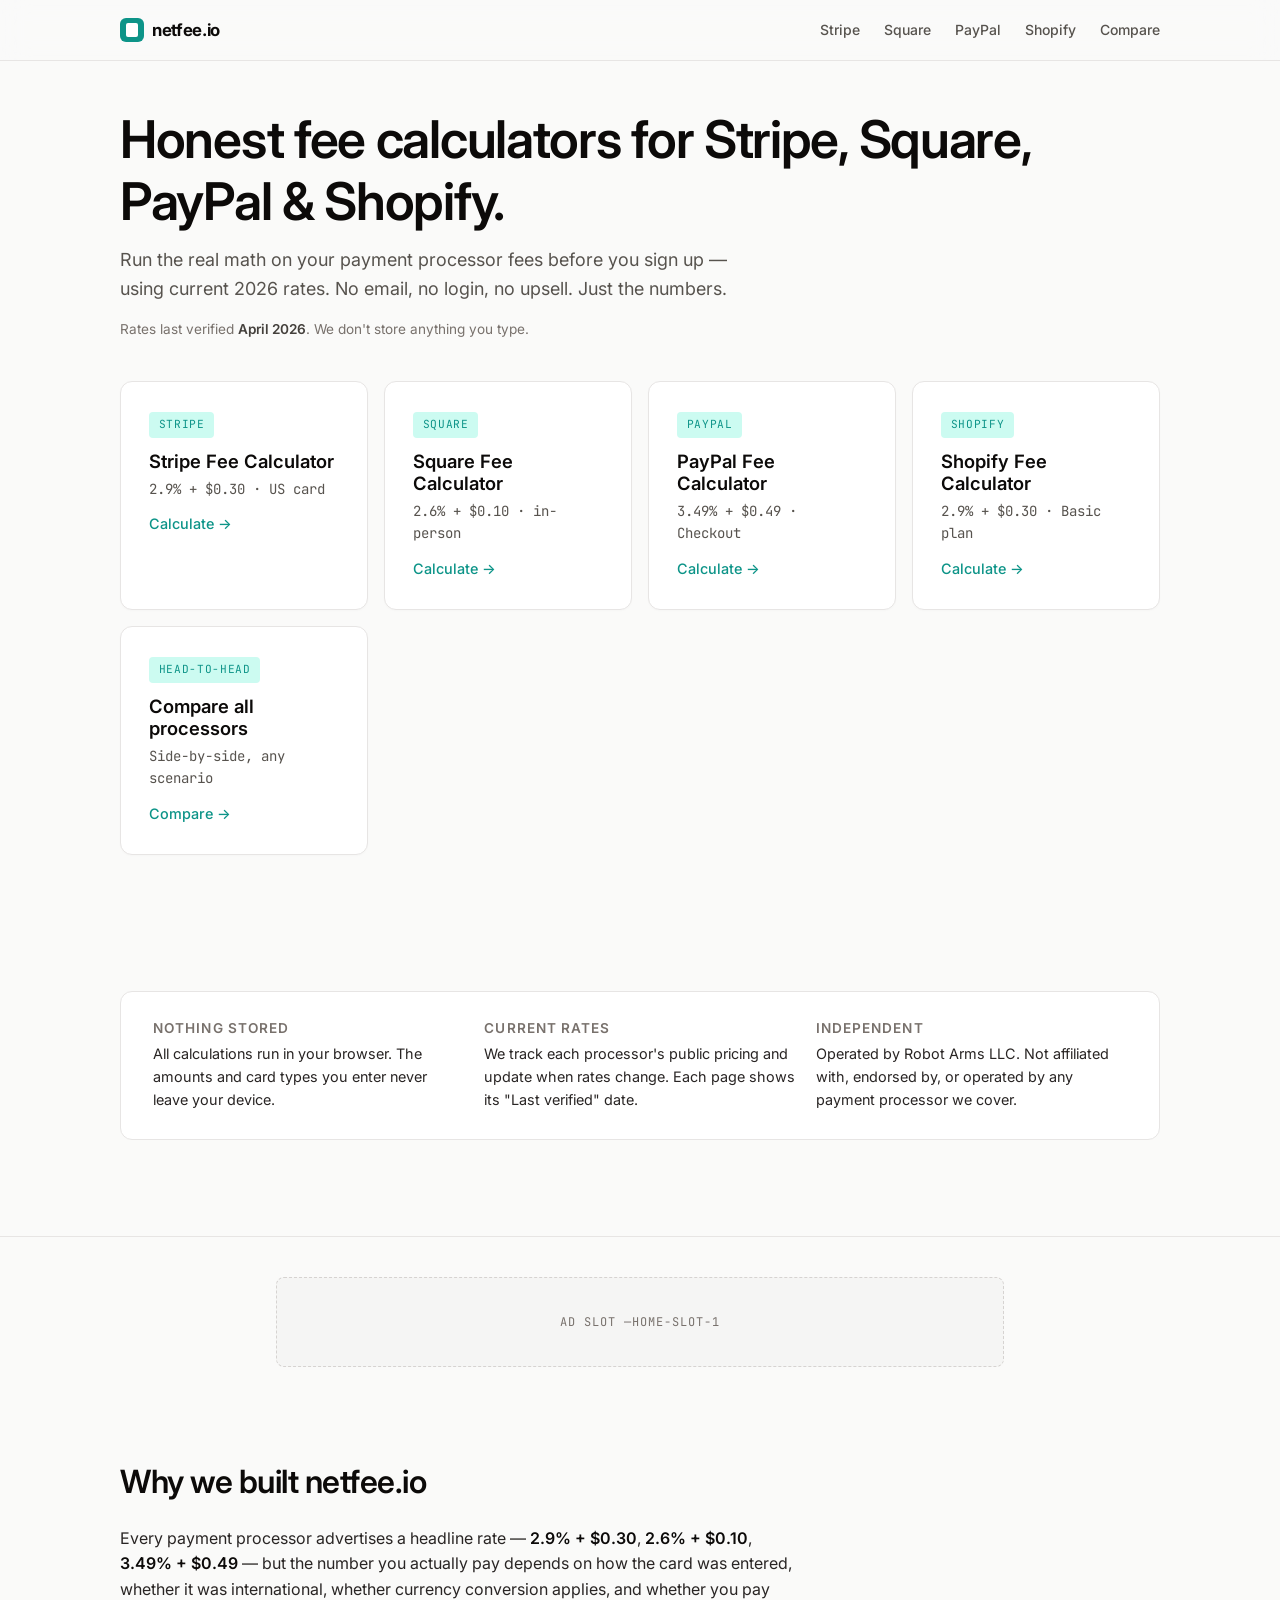
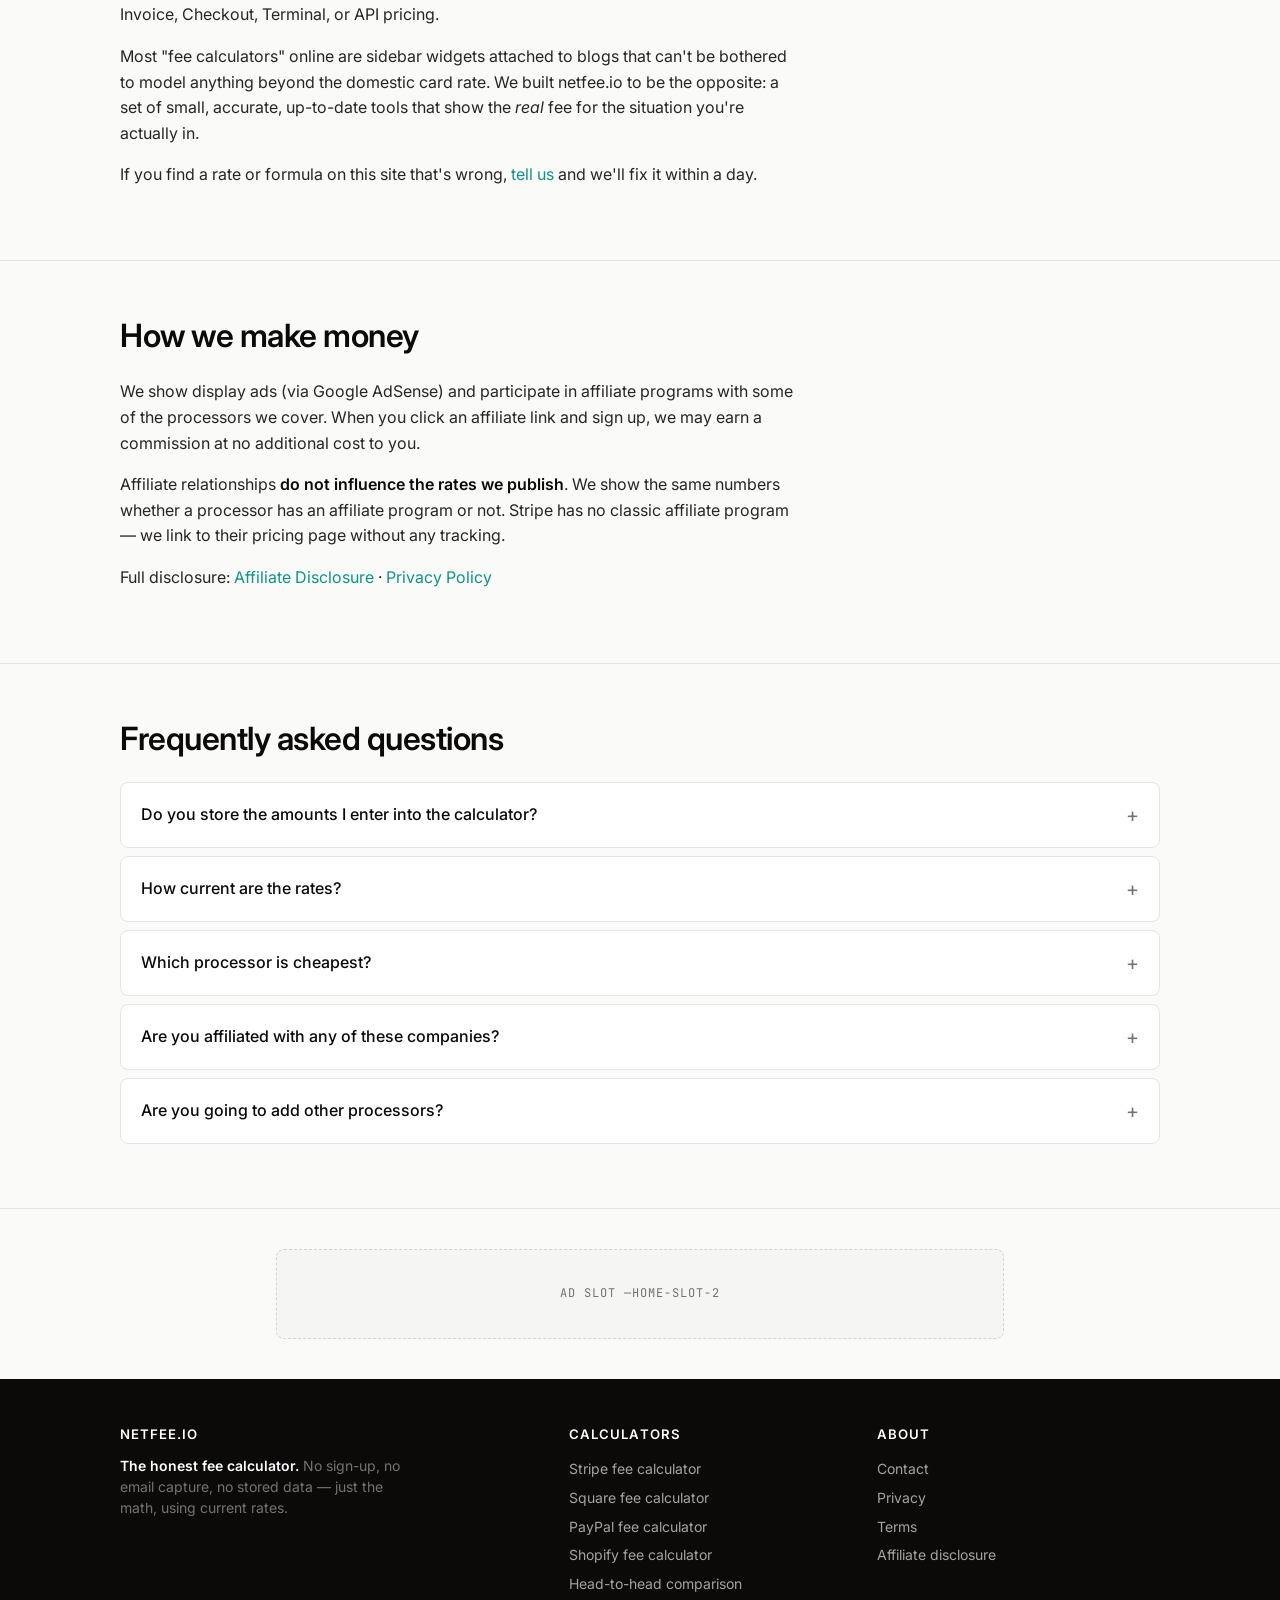
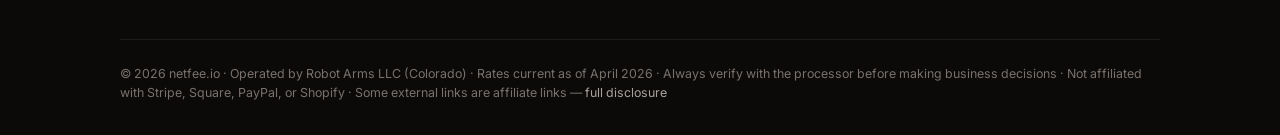
<file: index.html>
<!DOCTYPE html>
<html lang="en">
<head>
  <meta charset="UTF-8">
  <meta name="viewport" content="width=device-width, initial-scale=1.0">
  <title>netfee.io — Honest Fee Calculators for Stripe, Square, PayPal & Shopify</title>
  <meta name="description" content="Free, independent calculators for Stripe, Square, PayPal, and Shopify payment processor fees. Current 2026 rates. No sign-up. Nothing stored.">
  <link rel="canonical" href="https://netfee.io/">

  <link rel="icon" type="image/svg+xml" href="/logo.svg">
  <link rel="apple-touch-icon" href="/apple-touch-icon.png">

  <!-- Impact.com site verification -->
  <meta name="impact-site-verification" value="346b3daa-77cb-4bf7-af2e-a69e21647c33">

  <meta property="og:title" content="netfee.io — Honest Fee Calculators">
  <meta property="og:description" content="Free, independent calculators for Stripe, Square, PayPal, and Shopify fees. Current 2026 rates. No sign-up.">
  <meta property="og:url" content="https://netfee.io/">
  <meta property="og:type" content="website">
  <meta property="og:site_name" content="netfee.io">
  <meta property="og:image" content="https://netfee.io/og-image.png">
  <meta property="og:image:width" content="1200">
  <meta property="og:image:height" content="630">
  <meta name="twitter:image" content="https://netfee.io/og-image.png">

  <meta name="twitter:card" content="summary_large_image">
  <meta name="twitter:title" content="netfee.io — Honest Fee Calculators">
  <meta name="twitter:description" content="Free, independent calculators for Stripe, Square, PayPal fees.">

  <script type="application/ld+json">
  {
    "@context": "https://schema.org",
    "@type": "WebSite",
    "name": "netfee.io",
    "url": "https://netfee.io/",
    "description": "Independent payment processor fee calculators for Stripe, Square, PayPal and Shopify.",
    "publisher": { "@type": "Organization", "name": "Robot Arms LLC" }
  }
  </script>

  <!-- Google AdSense (publisher: ca-pub-4144260522213667) -->
  <script async src="https://pagead2.googlesyndication.com/pagead/js/adsbygoogle.js?client=ca-pub-4144260522213667" crossorigin="anonymous"></script>

  <link rel="preconnect" href="https://fonts.googleapis.com">
  <link rel="preconnect" href="https://fonts.gstatic.com" crossorigin>
  <link href="https://fonts.googleapis.com/css2?family=Inter:wght@400;500;600;700&family=JetBrains+Mono:wght@400;500&display=swap" rel="stylesheet">
  <link rel="stylesheet" href="/styles.css">
</head>
<body>

  <nav>
    <div class="container">
      <a href="/" class="nav-logo">
        <span class="nav-logo-mark" aria-hidden="true"></span>
        <span>netfee.io</span>
      </a>
      <div class="nav-links">
        <a href="/stripe-fee-calculator">Stripe</a>
        <a href="/square-fee-calculator">Square</a>
        <a href="/paypal-fee-calculator">PayPal</a>
        <a href="/shopify-fee-calculator">Shopify</a>
        <a href="/compare">Compare</a>
      </div>
    </div>
  </nav>

  <main>
    <section class="hero">
      <div class="container">
        <h1>Honest fee calculators for Stripe, Square, PayPal &amp; Shopify.</h1>
        <p class="lede">Run the real math on your payment processor fees before you sign up — using current 2026 rates. No email, no login, no upsell. Just the numbers.</p>
        <p class="trust">Rates last verified <strong>April 2026</strong>. We don't store anything you type.</p>

        <div class="home-grid">
          <a href="/stripe-fee-calculator" class="home-card">
            <div class="tag">Stripe</div>
            <h3>Stripe Fee Calculator</h3>
            <div class="rate-line">2.9% + $0.30 · US card</div>
            <div class="arrow">Calculate →</div>
          </a>
          <a href="/square-fee-calculator" class="home-card">
            <div class="tag">Square</div>
            <h3>Square Fee Calculator</h3>
            <div class="rate-line">2.6% + $0.10 · in-person</div>
            <div class="arrow">Calculate →</div>
          </a>
          <a href="/paypal-fee-calculator" class="home-card">
            <div class="tag">PayPal</div>
            <h3>PayPal Fee Calculator</h3>
            <div class="rate-line">3.49% + $0.49 · Checkout</div>
            <div class="arrow">Calculate →</div>
          </a>
          <a href="/shopify-fee-calculator" class="home-card">
            <div class="tag">Shopify</div>
            <h3>Shopify Fee Calculator</h3>
            <div class="rate-line">2.9% + $0.30 · Basic plan</div>
            <div class="arrow">Calculate →</div>
          </a>
          <a href="/compare" class="home-card">
            <div class="tag">Head-to-head</div>
            <h3>Compare all processors</h3>
            <div class="rate-line">Side-by-side, any scenario</div>
            <div class="arrow">Compare →</div>
          </a>
        </div>
      </div>
    </section>

    <section class="content">
      <div class="container">
        <div class="trust-band">
          <div class="item">
            <h4>Nothing stored</h4>
            <p>All calculations run in your browser. The amounts and card types you enter never leave your device.</p>
          </div>
          <div class="item">
            <h4>Current rates</h4>
            <p>We track each processor's public pricing and update when rates change. Each page shows its "Last verified" date.</p>
          </div>
          <div class="item">
            <h4>Independent</h4>
            <p>Operated by Robot Arms LLC. Not affiliated with, endorsed by, or operated by any payment processor we cover.</p>
          </div>
        </div>
      </div>
    </section>

    <!-- Ad slot: below hero cards -->
    <div class="container">
      <div class="ad-slot" data-slot="home-slot-1" aria-hidden="true">
        <!-- AdSense in-article unit — paste <ins> block after approval -->
      </div>
    </div>

    <section class="content">
      <div class="container">
        <h2>Why we built netfee.io</h2>
        <div class="prose">
          <p>Every payment processor advertises a headline rate — <strong>2.9% + $0.30</strong>, <strong>2.6% + $0.10</strong>, <strong>3.49% + $0.49</strong> — but the number you actually pay depends on how the card was entered, whether it was international, whether currency conversion applies, and whether you pay Invoice, Checkout, Terminal, or API pricing.</p>
          <p>Most "fee calculators" online are sidebar widgets attached to blogs that can't be bothered to model anything beyond the domestic card rate. We built netfee.io to be the opposite: a set of small, accurate, up-to-date tools that show the <em>real</em> fee for the situation you're actually in.</p>
          <p>If you find a rate or formula on this site that's wrong, <a href="/contact">tell us</a> and we'll fix it within a day.</p>
        </div>
      </div>
    </section>

    <section class="content">
      <div class="container">
        <h2>How we make money</h2>
        <div class="prose">
          <p>We show display ads (via Google AdSense) and participate in affiliate programs with some of the processors we cover. When you click an affiliate link and sign up, we may earn a commission at no additional cost to you.</p>
          <p>Affiliate relationships <strong>do not influence the rates we publish</strong>. We show the same numbers whether a processor has an affiliate program or not. Stripe has no classic affiliate program — we link to their pricing page without any tracking.</p>
          <p>Full disclosure: <a href="/terms#affiliate-disclosure">Affiliate Disclosure</a> · <a href="/privacy">Privacy Policy</a></p>
        </div>
      </div>
    </section>

    <section class="content">
      <div class="container">
        <h2>Frequently asked questions</h2>

        <details class="faq">
          <summary>Do you store the amounts I enter into the calculator?</summary>
          <div class="answer">
            No. The calculators run entirely in your browser (JavaScript only). Nothing you type is sent to our servers. Close the tab and it's gone. See our <a href="/privacy">privacy policy</a>.
          </div>
        </details>

        <details class="faq">
          <summary>How current are the rates?</summary>
          <div class="answer">
            Each calculator page shows a "Last verified" date in its footer or rates table. We monitor processor pricing pages and update when they change, usually within a few days. Payment processor rates are published by the processors themselves — always verify on their site before making a business decision.
          </div>
        </details>

        <details class="faq">
          <summary>Which processor is cheapest?</summary>
          <div class="answer">
            There's no universal answer — it depends on your transaction size, whether you process in person or online, whether cards are international, and which add-ons you use. Try our <a href="/compare">head-to-head comparison</a>, which runs the same amount through all three processors side-by-side.
          </div>
        </details>

        <details class="faq">
          <summary>Are you affiliated with any of these companies?</summary>
          <div class="answer">
            No. netfee.io is operated by Robot Arms LLC and is independent of every processor we cover. We participate in some affiliate programs (Shopify, Square via Impact, PayPal via Impact). Stripe has no classic affiliate program and we link to their pricing page without tracking. Full details in our <a href="/terms#affiliate-disclosure">affiliate disclosure</a>.
          </div>
        </details>

        <details class="faq">
          <summary>Are you going to add other processors?</summary>
          <div class="answer">
            Yes. Shopify Payments is next (fast-follow). After that, the most-requested additions tend to be Braintree, Adyen, and Authorize.net. If you want to see a specific processor added, <a href="/contact">let us know</a>.
          </div>
        </details>
      </div>
    </section>

    <!-- Ad slot: pre-footer -->
    <div class="container">
      <div class="ad-slot" data-slot="home-slot-2" aria-hidden="true">
        <!-- AdSense in-article unit — paste <ins> block after approval -->
      </div>
    </div>
  </main>

  <footer>
    <div class="container">
      <div>
        <h4>netfee.io</h4>
        <p class="brand-line"><strong>The honest fee calculator.</strong> No sign-up, no email capture, no stored data — just the math, using current rates.</p>
      </div>
      <div>
        <h4>Calculators</h4>
        <a href="/stripe-fee-calculator">Stripe fee calculator</a>
        <a href="/square-fee-calculator">Square fee calculator</a>
        <a href="/paypal-fee-calculator">PayPal fee calculator</a>
        <a href="/shopify-fee-calculator">Shopify fee calculator</a>
        <a href="/compare">Head-to-head comparison</a>
      </div>
      <div>
        <h4>About</h4>
        <a href="/contact">Contact</a>
        <a href="/privacy">Privacy</a>
        <a href="/terms">Terms</a>
        <a href="/terms#affiliate-disclosure">Affiliate disclosure</a>
      </div>
      <div class="legal">
        © 2026 netfee.io · Operated by Robot Arms LLC (Colorado) · Rates current as of April 2026 · Always verify with the processor before making business decisions · Not affiliated with Stripe, Square, PayPal, or Shopify · Some external links are affiliate links — <a href="/terms#affiliate-disclosure">full disclosure</a>
      </div>
    </div>
  </footer>

</body>
</html>
</file>
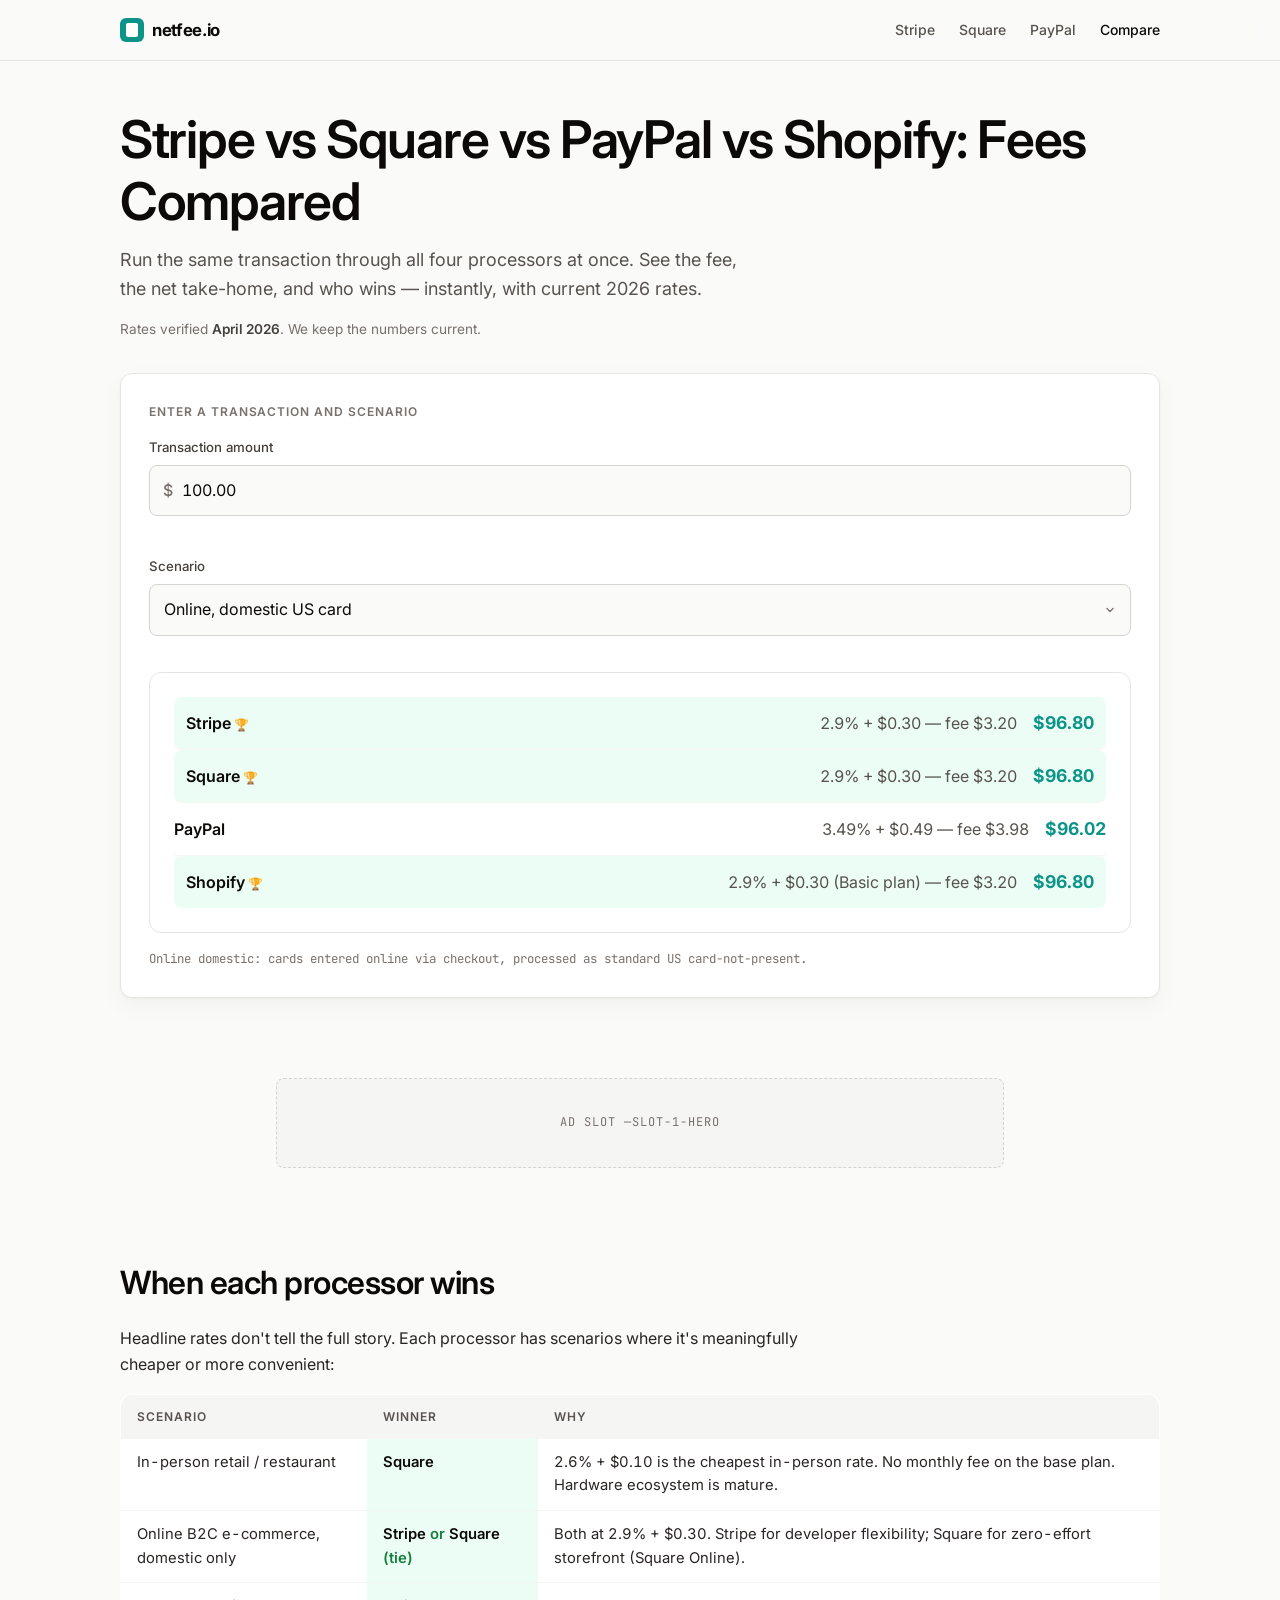
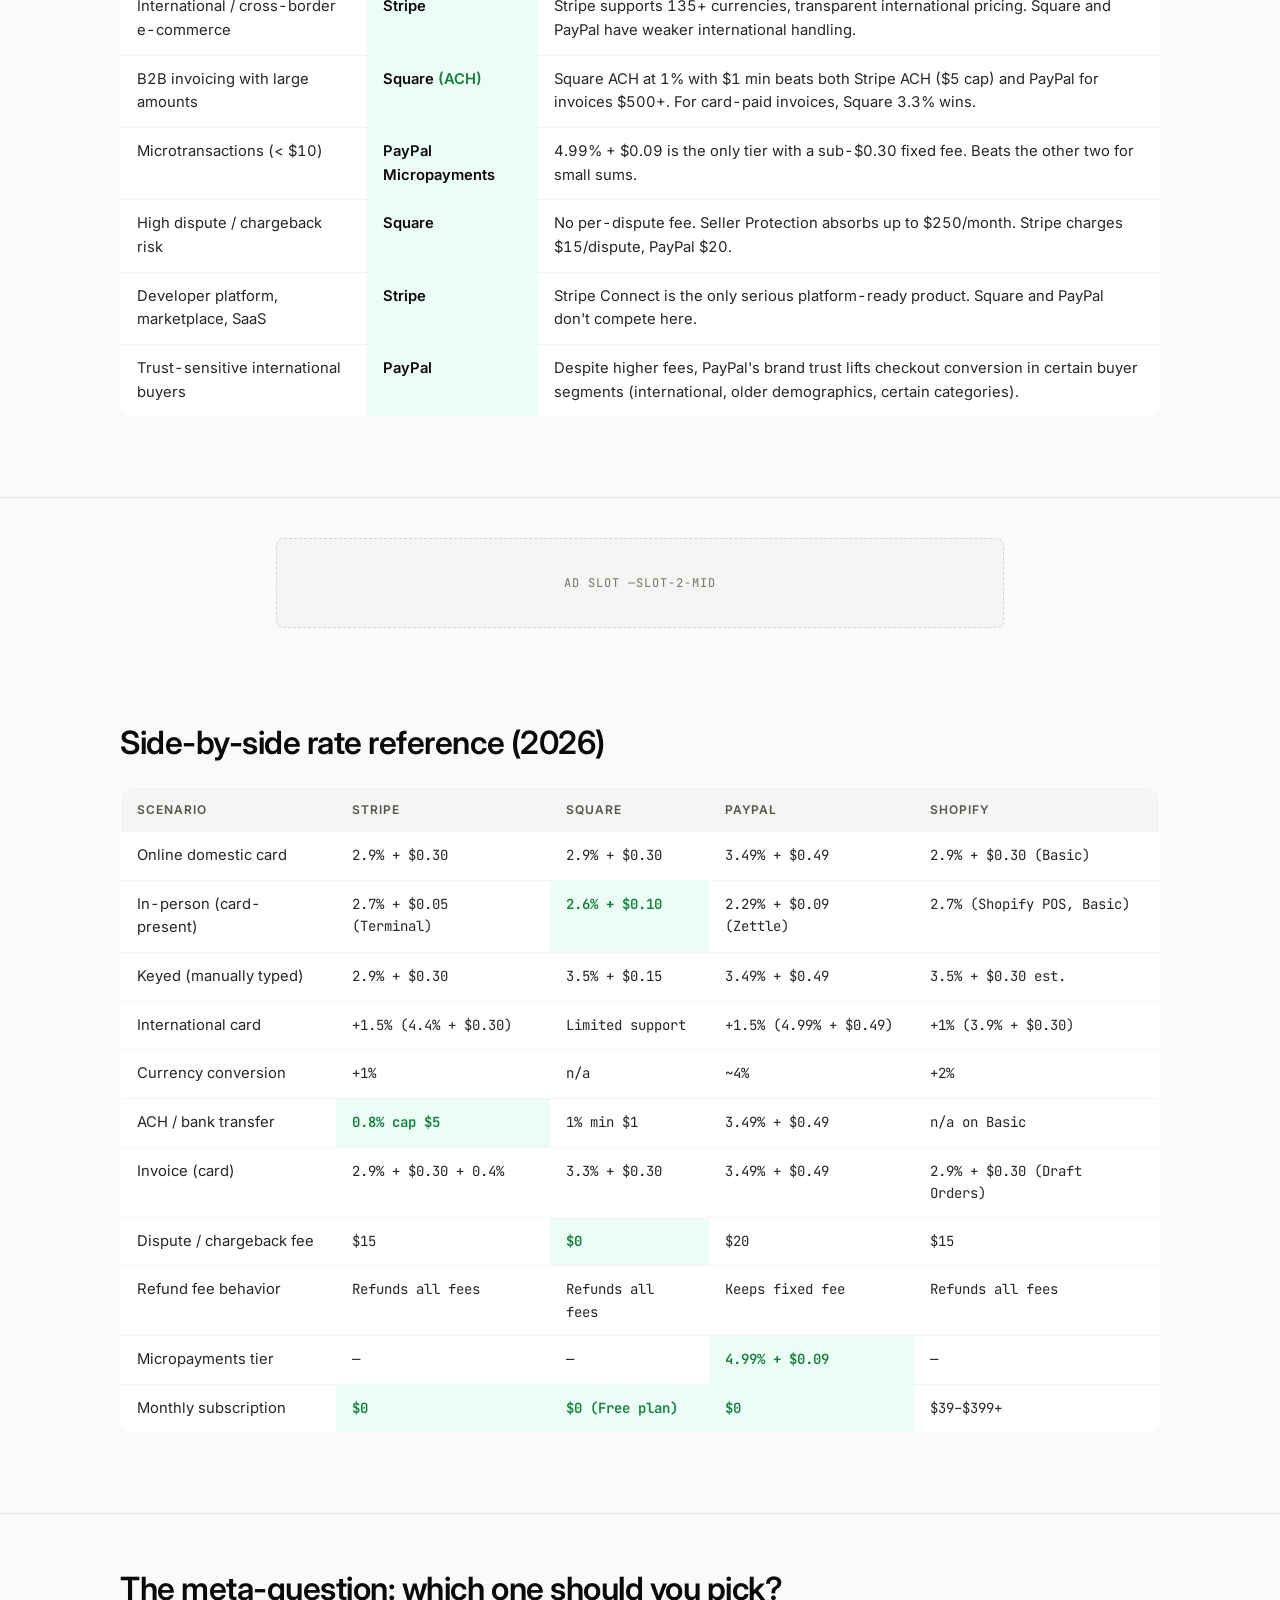
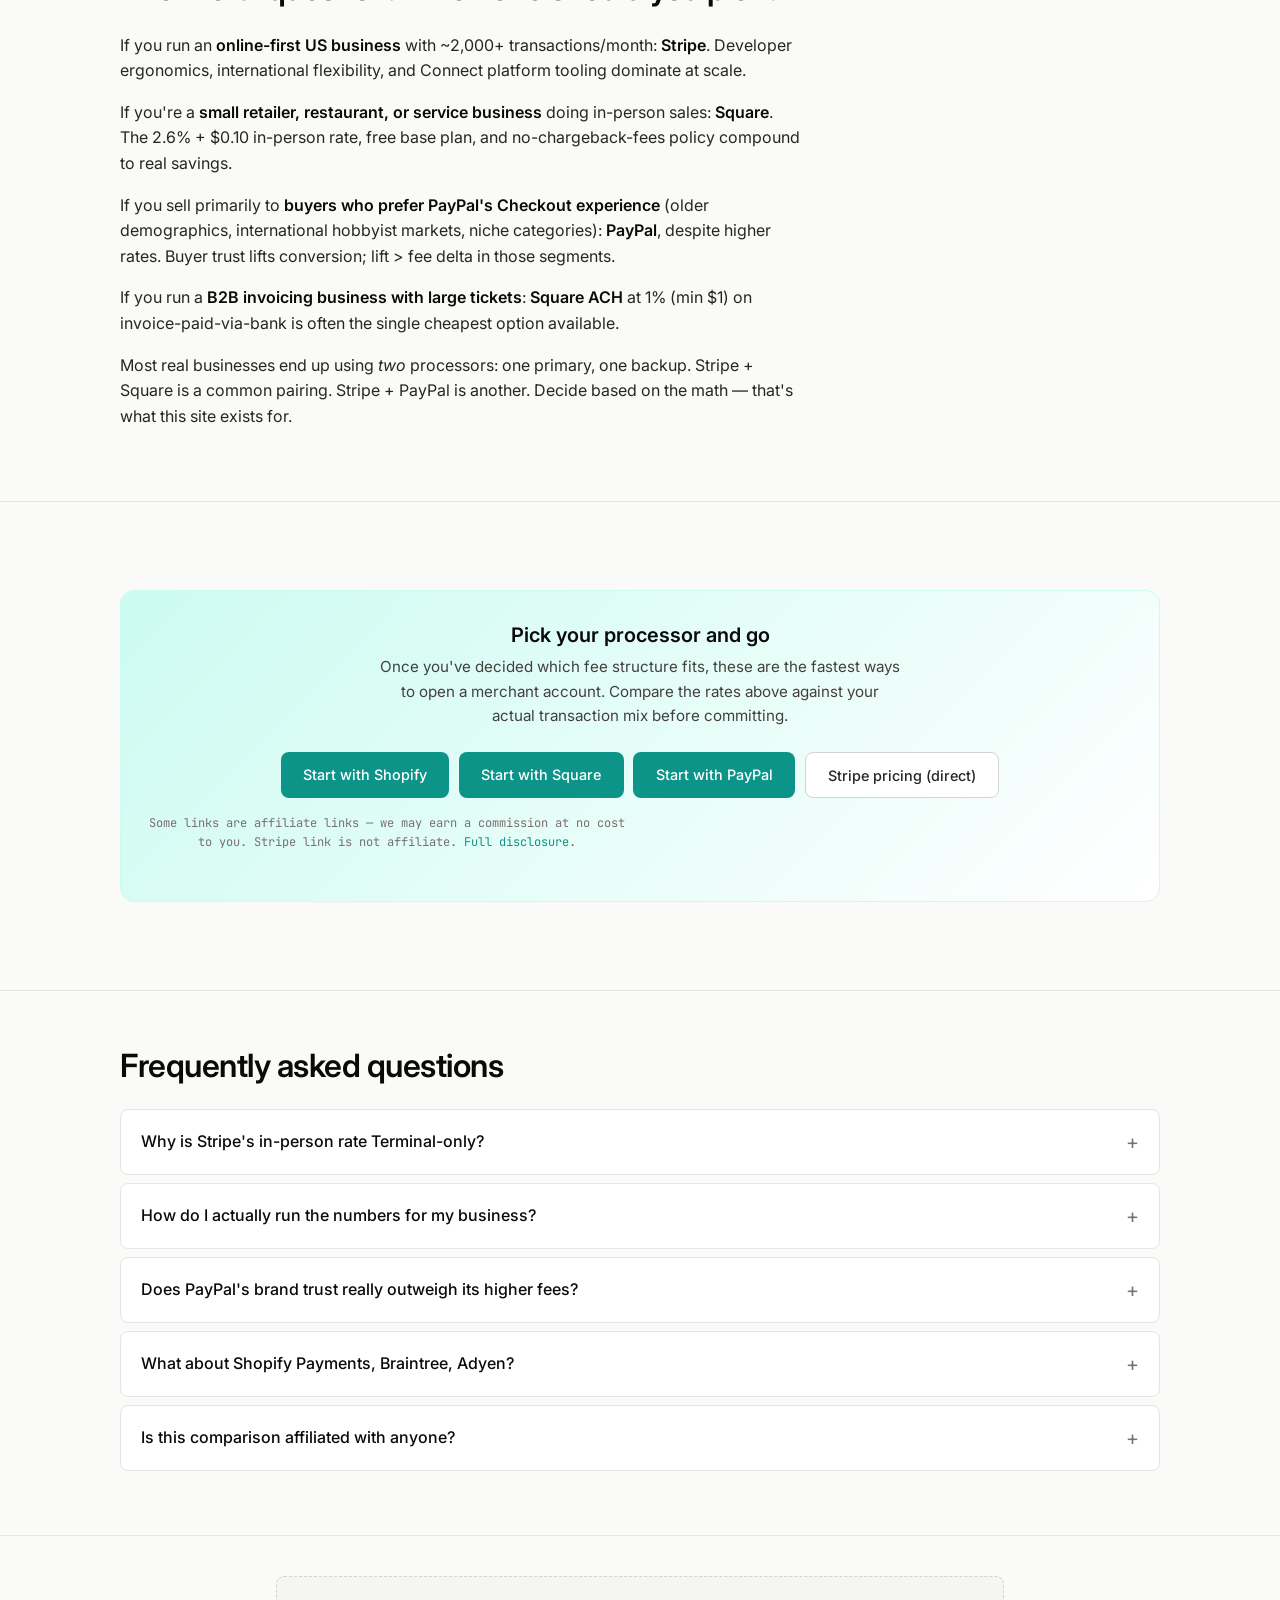
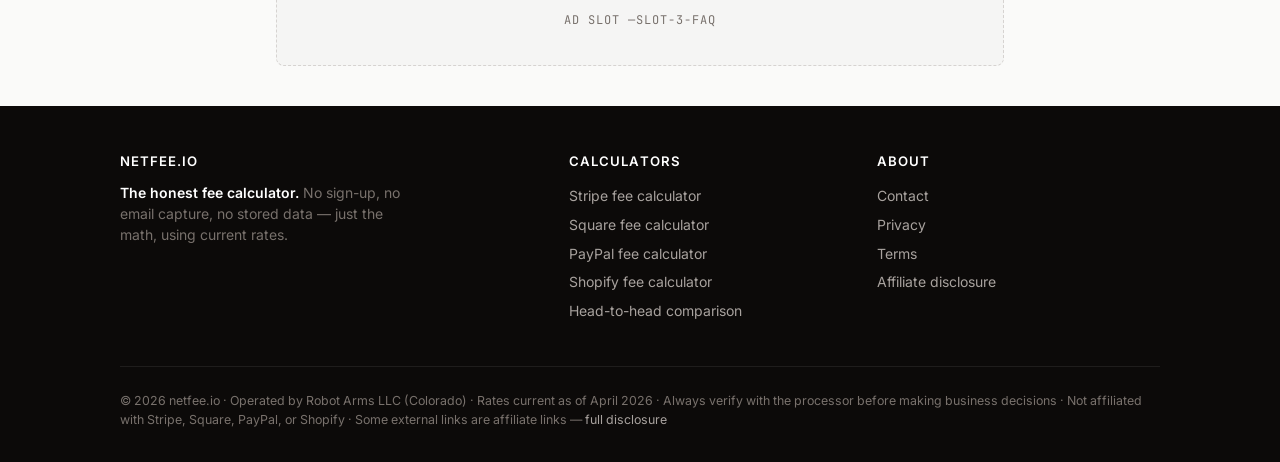
<file: compare.html>
<!DOCTYPE html>
<html lang="en">
<head>
  <meta charset="UTF-8">
  <meta name="viewport" content="width=device-width, initial-scale=1.0">
  <title>Stripe vs Square vs PayPal vs Shopify: Fees Compared (2026) | netfee.io</title>
  <meta name="description" content="Compare Stripe, Square, and PayPal transaction fees side-by-side for any amount. Current 2026 rates, worked scenarios, and a verdict for each use case.">
  <link rel="canonical" href="https://netfee.io/compare">

  <link rel="icon" type="image/svg+xml" href="/logo.svg">
  <link rel="apple-touch-icon" href="/apple-touch-icon.png">

  <meta property="og:title" content="Stripe vs Square vs PayPal vs Shopify: Fees Compared (2026)">
  <meta property="og:description" content="Compare payment processor fees side-by-side. Current 2026 rates, worked scenarios, and a verdict for each use case.">
  <meta property="og:url" content="https://netfee.io/compare">
  <meta property="og:type" content="website">
  <meta property="og:site_name" content="netfee.io">
  <meta property="og:image" content="https://netfee.io/og-image.png">
  <meta property="og:image:width" content="1200">
  <meta property="og:image:height" content="630">
  <meta name="twitter:image" content="https://netfee.io/og-image.png">

  <meta name="twitter:card" content="summary_large_image">
  <meta name="twitter:title" content="Stripe vs Square vs PayPal vs Shopify: Fees Compared (2026)">
  <meta name="twitter:description" content="Side-by-side payment processor fee comparison.">

  <script type="application/ld+json">
  {
    "@context": "https://schema.org",
    "@type": "WebApplication",
    "name": "Payment Processor Fee Comparison",
    "url": "https://netfee.io/compare",
    "applicationCategory": "FinanceApplication",
    "operatingSystem": "Web",
    "offers": { "@type": "Offer", "price": "0", "priceCurrency": "USD" },
    "description": "Side-by-side comparison of Stripe, Square, and PayPal transaction fees using current 2026 rates."
  }
  </script>

  <link rel="preconnect" href="https://fonts.googleapis.com">
  <link rel="preconnect" href="https://fonts.gstatic.com" crossorigin>
  <link href="https://fonts.googleapis.com/css2?family=Inter:wght@400;500;600;700&family=JetBrains+Mono:wght@400;500&display=swap" rel="stylesheet">
  <!-- Google AdSense (publisher: ca-pub-4144260522213667) -->
  <script async src="https://pagead2.googlesyndication.com/pagead/js/adsbygoogle.js?client=ca-pub-4144260522213667" crossorigin="anonymous"></script>

  <link rel="stylesheet" href="/styles.css">
</head>
<body>

  <nav>
    <div class="container">
      <a href="/" class="nav-logo">
        <span class="nav-logo-mark" aria-hidden="true"></span>
        <span>netfee.io</span>
      </a>
      <div class="nav-links">
        <a href="/stripe-fee-calculator">Stripe</a>
        <a href="/square-fee-calculator">Square</a>
        <a href="/paypal-fee-calculator">PayPal</a>
        <a href="/compare" class="active">Compare</a>
      </div>
    </div>
  </nav>

  <main>
    <section class="hero">
      <div class="container">
        <h1>Stripe vs Square vs PayPal vs Shopify: Fees Compared</h1>
        <p class="lede">Run the same transaction through all four processors at once. See the fee, the net take-home, and who wins — instantly, with current 2026 rates.</p>
        <p class="trust">Rates verified <strong>April 2026</strong>. We keep the numbers current.</p>

        <div class="calc-card" style="margin-top: 2rem;">
          <div class="calc-title">Enter a transaction and scenario</div>

          <div style="display: grid; gap: 1.25rem; grid-template-columns: 1fr; margin-bottom: 1rem;">
            <div>
              <div class="input-group">
                <label for="amount">Transaction amount</label>
                <div class="input-wrap">
                  <span class="prefix">$</span>
                  <input type="number" id="amount" value="100.00" min="0.01" step="0.01" inputmode="decimal">
                </div>
              </div>
            </div>
            <div>
              <div class="input-group">
                <label for="scenario">Scenario</label>
                <select id="scenario">
                  <option value="online-domestic">Online, domestic US card</option>
                  <option value="in-person">In-person (swipe, dip, or tap)</option>
                  <option value="keyed">Manually keyed (card not present, typed)</option>
                  <option value="invoice">Invoice paid by card</option>
                  <option value="international">International card (domestic processor, foreign buyer)</option>
                  <option value="micro">Micropayment ($1–$10 range)</option>
                </select>
              </div>
            </div>
          </div>

          <div class="compare-results" id="compare-results" aria-live="polite">
            <!-- populated by JS -->
          </div>
          <div class="rate-note" id="scenario-note" style="margin-top: 1rem;">
            Online domestic: cards entered online via checkout, processed as standard US card-not-present.
          </div>
        </div>
      </div>
    </section>

    <!-- Ad slot 1 -->
    <div class="container">
      <div class="ad-slot" data-slot="slot-1-hero" aria-hidden="true">
        <!-- AdSense in-article unit — paste <ins> block after approval -->
      </div>
    </div>

    <section class="content">
      <div class="container">
        <h2>When each processor wins</h2>
        <div class="prose">
          <p>Headline rates don't tell the full story. Each processor has scenarios where it's meaningfully cheaper or more convenient:</p>
        </div>

        <table class="rates-table" style="margin-top: 1rem;">
          <thead>
            <tr>
              <th>Scenario</th>
              <th>Winner</th>
              <th>Why</th>
            </tr>
          </thead>
          <tbody>
            <tr>
              <td>In-person retail / restaurant</td>
              <td class="winner"><strong>Square</strong></td>
              <td>2.6% + $0.10 is the cheapest in-person rate. No monthly fee on the base plan. Hardware ecosystem is mature.</td>
            </tr>
            <tr>
              <td>Online B2C e-commerce, domestic only</td>
              <td class="winner"><strong>Stripe</strong> or <strong>Square</strong> (tie)</td>
              <td>Both at 2.9% + $0.30. Stripe for developer flexibility; Square for zero-effort storefront (Square Online).</td>
            </tr>
            <tr>
              <td>International / cross-border e-commerce</td>
              <td class="winner"><strong>Stripe</strong></td>
              <td>Stripe supports 135+ currencies, transparent international pricing. Square and PayPal have weaker international handling.</td>
            </tr>
            <tr>
              <td>B2B invoicing with large amounts</td>
              <td class="winner"><strong>Square</strong> (ACH)</td>
              <td>Square ACH at 1% with $1 min beats both Stripe ACH ($5 cap) and PayPal for invoices $500+. For card-paid invoices, Square 3.3% wins.</td>
            </tr>
            <tr>
              <td>Microtransactions (&lt; $10)</td>
              <td class="winner"><strong>PayPal Micropayments</strong></td>
              <td>4.99% + $0.09 is the only tier with a sub-$0.30 fixed fee. Beats the other two for small sums.</td>
            </tr>
            <tr>
              <td>High dispute / chargeback risk</td>
              <td class="winner"><strong>Square</strong></td>
              <td>No per-dispute fee. Seller Protection absorbs up to $250/month. Stripe charges $15/dispute, PayPal $20.</td>
            </tr>
            <tr>
              <td>Developer platform, marketplace, SaaS</td>
              <td class="winner"><strong>Stripe</strong></td>
              <td>Stripe Connect is the only serious platform-ready product. Square and PayPal don't compete here.</td>
            </tr>
            <tr>
              <td>Trust-sensitive international buyers</td>
              <td class="winner"><strong>PayPal</strong></td>
              <td>Despite higher fees, PayPal's brand trust lifts checkout conversion in certain buyer segments (international, older demographics, certain categories).</td>
            </tr>
          </tbody>
        </table>
      </div>
    </section>

    <!-- Ad slot 2 -->
    <div class="container">
      <div class="ad-slot" data-slot="slot-2-mid" aria-hidden="true">
        <!-- AdSense in-article unit — paste <ins> block after approval -->
      </div>
    </div>

    <section class="content">
      <div class="container">
        <h2>Side-by-side rate reference (2026)</h2>
        <table class="rates-table">
          <thead>
            <tr>
              <th>Scenario</th>
              <th>Stripe</th>
              <th>Square</th>
              <th>PayPal</th>
              <th>Shopify</th>
            </tr>
          </thead>
          <tbody>
            <tr>
              <td>Online domestic card</td>
              <td class="rate">2.9% + $0.30</td>
              <td class="rate">2.9% + $0.30</td>
              <td class="rate">3.49% + $0.49</td>
              <td class="rate">2.9% + $0.30 (Basic)</td>
            </tr>
            <tr>
              <td>In-person (card-present)</td>
              <td class="rate">2.7% + $0.05 (Terminal)</td>
              <td class="rate winner">2.6% + $0.10</td>
              <td class="rate">2.29% + $0.09 (Zettle)</td>
              <td class="rate">2.7% (Shopify POS, Basic)</td>
            </tr>
            <tr>
              <td>Keyed (manually typed)</td>
              <td class="rate">2.9% + $0.30</td>
              <td class="rate">3.5% + $0.15</td>
              <td class="rate">3.49% + $0.49</td>
              <td class="rate">3.5% + $0.30 est.</td>
            </tr>
            <tr>
              <td>International card</td>
              <td class="rate">+1.5% (4.4% + $0.30)</td>
              <td class="rate">Limited support</td>
              <td class="rate">+1.5% (4.99% + $0.49)</td>
              <td class="rate">+1% (3.9% + $0.30)</td>
            </tr>
            <tr>
              <td>Currency conversion</td>
              <td class="rate">+1%</td>
              <td class="rate">n/a</td>
              <td class="rate">~4%</td>
              <td class="rate">+2%</td>
            </tr>
            <tr>
              <td>ACH / bank transfer</td>
              <td class="rate winner">0.8% cap $5</td>
              <td class="rate">1% min $1</td>
              <td class="rate">3.49% + $0.49</td>
              <td class="rate">n/a on Basic</td>
            </tr>
            <tr>
              <td>Invoice (card)</td>
              <td class="rate">2.9% + $0.30 + 0.4%</td>
              <td class="rate">3.3% + $0.30</td>
              <td class="rate">3.49% + $0.49</td>
              <td class="rate">2.9% + $0.30 (Draft Orders)</td>
            </tr>
            <tr>
              <td>Dispute / chargeback fee</td>
              <td class="rate">$15</td>
              <td class="rate winner">$0</td>
              <td class="rate">$20</td>
              <td class="rate">$15</td>
            </tr>
            <tr>
              <td>Refund fee behavior</td>
              <td class="rate">Refunds all fees</td>
              <td class="rate">Refunds all fees</td>
              <td class="rate">Keeps fixed fee</td>
              <td class="rate">Refunds all fees</td>
            </tr>
            <tr>
              <td>Micropayments tier</td>
              <td class="rate">—</td>
              <td class="rate">—</td>
              <td class="rate winner">4.99% + $0.09</td>
              <td class="rate">—</td>
            </tr>
            <tr>
              <td>Monthly subscription</td>
              <td class="rate winner">$0</td>
              <td class="rate winner">$0 (Free plan)</td>
              <td class="rate winner">$0</td>
              <td class="rate">$39–$399+</td>
            </tr>
          </tbody>
        </table>
      </div>
    </section>

    <section class="content">
      <div class="container">
        <h2>The meta-question: which one should you pick?</h2>
        <div class="prose">
          <p>If you run an <strong>online-first US business</strong> with ~2,000+ transactions/month: <strong>Stripe</strong>. Developer ergonomics, international flexibility, and Connect platform tooling dominate at scale.</p>
          <p>If you're a <strong>small retailer, restaurant, or service business</strong> doing in-person sales: <strong>Square</strong>. The 2.6% + $0.10 in-person rate, free base plan, and no-chargeback-fees policy compound to real savings.</p>
          <p>If you sell primarily to <strong>buyers who prefer PayPal's Checkout experience</strong> (older demographics, international hobbyist markets, niche categories): <strong>PayPal</strong>, despite higher rates. Buyer trust lifts conversion; lift > fee delta in those segments.</p>
          <p>If you run a <strong>B2B invoicing business with large tickets</strong>: <strong>Square ACH</strong> at 1% (min $1) on invoice-paid-via-bank is often the single cheapest option available.</p>
          <p>Most real businesses end up using <em>two</em> processors: one primary, one backup. Stripe + Square is a common pairing. Stripe + PayPal is another. Decide based on the math — that's what this site exists for.</p>
        </div>
      </div>
    </section>

    <!-- Affiliate CTA block -->
    <section class="content">
      <div class="container">
        <div class="cta-block">
          <h3>Pick your processor and go</h3>
          <p class="cta-lede">Once you've decided which fee structure fits, these are the fastest ways to open a merchant account. Compare the rates above against your actual transaction mix before committing.</p>
          <div class="cta-buttons">
            <a href="https://shopify.pxf.io/rEGVZB" class="cta-btn" rel="sponsored nofollow" target="_blank">Start with Shopify</a>
            <a href="https://squareup.com/signup?ref=PLACEHOLDER-SQUARE" class="cta-btn" rel="sponsored nofollow" target="_blank">Start with Square</a>
            <a href="https://www.paypal.com/business?ref=PLACEHOLDER-PAYPAL" class="cta-btn" rel="sponsored nofollow" target="_blank">Start with PayPal</a>
            <a href="https://stripe.com/pricing" class="cta-btn secondary" rel="nofollow" target="_blank">Stripe pricing (direct)</a>
          </div>
          <p class="cta-disclosure">Some links are affiliate links — we may earn a commission at no cost to you. Stripe link is not affiliate. <a href="/terms#affiliate-disclosure">Full disclosure</a>.</p>
        </div>
      </div>
    </section>

    <section class="content">
      <div class="container">
        <h2>Frequently asked questions</h2>

        <details class="faq">
          <summary>Why is Stripe's in-person rate Terminal-only?</summary>
          <div class="answer">
            Stripe doesn't offer a standalone Reader like Square. In-person Stripe requires Stripe Terminal (hardware SDK for point-of-sale apps) or a partner integration. For a small business that just wants a tap-to-pay device, Square is dramatically easier to set up.
          </div>
        </details>

        <details class="faq">
          <summary>How do I actually run the numbers for my business?</summary>
          <div class="answer">
            Take your last month's transactions. Bucket them by type (online domestic, in-person, international, invoice). Multiply each bucket by each processor's rate. The one with the lowest total wins. Our <a href="/stripe-fee-calculator">Stripe</a>, <a href="/square-fee-calculator">Square</a>, and <a href="/paypal-fee-calculator">PayPal</a> calculators make the per-bucket math easy.
          </div>
        </details>

        <details class="faq">
          <summary>Does PayPal's brand trust really outweigh its higher fees?</summary>
          <div class="answer">
            Sometimes. Studies on PayPal conversion lift vs. card-only checkout generally show 10–30% conversion improvements in certain audiences. At 3.49% + $0.49 vs 2.9% + $0.30, PayPal costs about 0.6% more per transaction. If PayPal lifts your conversion by more than 0.6%, it pays for itself. Test it with your own audience.
          </div>
        </details>

        <details class="faq">
          <summary>What about Shopify Payments, Braintree, Adyen?</summary>
          <div class="answer">
            Shopify Payments (Stripe under the hood, priced at 2.9% + $0.30 online for Basic plan, lower for Plus) is compelling if you're already on Shopify. Braintree (owned by PayPal, priced like Stripe) is the enterprise option. Adyen is strong for international at scale. We'll add calculators for these — fastest-follow is Shopify.
          </div>
        </details>

        <details class="faq">
          <summary>Is this comparison affiliated with anyone?</summary>
          <div class="answer">
            netfee.io is independent. We participate in affiliate programs with Shopify, Square (via Impact), and PayPal (via Impact). Stripe doesn't have a classic affiliate program and we link to their pricing page without tracking. Affiliate relationships don't affect the numbers we publish.
          </div>
        </details>
      </div>
    </section>

    <!-- Ad slot 3 -->
    <div class="container">
      <div class="ad-slot" data-slot="slot-3-faq" aria-hidden="true">
        <!-- AdSense in-article unit — paste <ins> block after approval -->
      </div>
    </div>
  </main>

  <footer>
    <div class="container">
      <div>
        <h4>netfee.io</h4>
        <p class="brand-line"><strong>The honest fee calculator.</strong> No sign-up, no email capture, no stored data — just the math, using current rates.</p>
      </div>
      <div>
        <h4>Calculators</h4>
        <a href="/stripe-fee-calculator">Stripe fee calculator</a>
        <a href="/square-fee-calculator">Square fee calculator</a>
        <a href="/paypal-fee-calculator">PayPal fee calculator</a>
        <a href="/shopify-fee-calculator">Shopify fee calculator</a>
        <a href="/compare">Head-to-head comparison</a>
      </div>
      <div>
        <h4>About</h4>
        <a href="/contact">Contact</a>
        <a href="/privacy">Privacy</a>
        <a href="/terms">Terms</a>
        <a href="/terms#affiliate-disclosure">Affiliate disclosure</a>
      </div>
      <div class="legal">
        © 2026 netfee.io · Operated by Robot Arms LLC (Colorado) · Rates current as of April 2026 · Always verify with the processor before making business decisions · Not affiliated with Stripe, Square, PayPal, or Shopify · Some external links are affiliate links — <a href="/terms#affiliate-disclosure">full disclosure</a>
      </div>
    </div>
  </footer>

  <script>
    // Rate tables keyed by scenario. Each scenario defines what rate each processor charges.
    const SCENARIOS = {
      'online-domestic': {
        label: 'Online domestic: cards entered online via checkout, processed as standard US card-not-present.',
        stripe:  { pct: 0.029,  fixed: 0.30, label: '2.9% + $0.30' },
        square:  { pct: 0.029,  fixed: 0.30, label: '2.9% + $0.30' },
        paypal:  { pct: 0.0349, fixed: 0.49, label: '3.49% + $0.49' },
        shopify: { pct: 0.029,  fixed: 0.30, label: '2.9% + $0.30 (Basic plan)' }
      },
      'in-person': {
        label: 'In-person: physical card dipped, tapped, or swiped via merchant hardware.',
        stripe:  { pct: 0.027,  fixed: 0.05, label: '2.7% + $0.05 (Terminal)' },
        square:  { pct: 0.026,  fixed: 0.10, label: '2.6% + $0.10' },
        paypal:  { pct: 0.0229, fixed: 0.09, label: '2.29% + $0.09 (Zettle)' },
        shopify: { pct: 0.027,  fixed: 0.00, label: '2.7% (Shopify POS, Basic plan)' }
      },
      'keyed': {
        label: 'Keyed: card-not-present, manually typed into a POS terminal. Higher interchange cost.',
        stripe:  { pct: 0.029,  fixed: 0.30, label: '2.9% + $0.30' },
        square:  { pct: 0.035,  fixed: 0.15, label: '3.5% + $0.15' },
        paypal:  { pct: 0.0349, fixed: 0.49, label: '3.49% + $0.49' },
        shopify: { pct: 0.035,  fixed: 0.30, label: '3.5% + $0.30 (estimated keyed)' }
      },
      'invoice': {
        label: 'Invoice: sent to the customer, paid online by card.',
        stripe:  { pct: 0.033,  fixed: 0.30, label: '3.3% + $0.30 (Stripe Invoicing)' },
        square:  { pct: 0.033,  fixed: 0.30, label: '3.3% + $0.30' },
        paypal:  { pct: 0.0349, fixed: 0.49, label: '3.49% + $0.49' },
        shopify: { pct: 0.029,  fixed: 0.30, label: '2.9% + $0.30 (Shopify Draft Orders)' }
      },
      'international': {
        label: 'International: non-US card processed by US merchant account.',
        stripe:  { pct: 0.044,  fixed: 0.30, label: '4.4% + $0.30' },
        square:  { pct: null,   fixed: null, label: 'Limited support', note: 'Square has limited international card support in the US — use Stripe, Shopify, or PayPal.' },
        paypal:  { pct: 0.0499, fixed: 0.49, label: '4.99% + $0.49' },
        shopify: { pct: 0.039,  fixed: 0.30, label: '3.9% + $0.30 (Basic + 1% intl surcharge)' }
      },
      'micro': {
        label: 'Micropayments: small transactions ($1–$10). PayPal\'s opt-in tier is uniquely suited here.',
        stripe:  { pct: 0.029,  fixed: 0.30, label: '2.9% + $0.30' },
        square:  { pct: 0.029,  fixed: 0.30, label: '2.9% + $0.30' },
        paypal:  { pct: 0.0499, fixed: 0.09, label: '4.99% + $0.09 (Micropayments)' },
        shopify: { pct: 0.029,  fixed: 0.30, label: '2.9% + $0.30 (Basic plan)' }
      }
    };

    const $ = id => document.getElementById(id);
    const fmt = n => '$' + n.toLocaleString('en-US', { minimumFractionDigits: 2, maximumFractionDigits: 2 });

    function calc(amt, r) {
      if (r.pct === null) return null;
      return amt * r.pct + r.fixed;
    }

    function render() {
      const amt = parseFloat($('amount').value) || 0;
      const s = SCENARIOS[$('scenario').value];
      const rows = [
        { name: 'Stripe',  ...s.stripe },
        { name: 'Square',  ...s.square },
        { name: 'PayPal',  ...s.paypal },
        { name: 'Shopify', ...s.shopify }
      ].map(p => ({ ...p, fee: calc(amt, p) }))
       .map(p => ({ ...p, net: p.fee === null ? null : Math.max(0, amt - p.fee) }));

      // Find winner (lowest fee among valid)
      const valid = rows.filter(r => r.fee !== null);
      const winnerNet = valid.length ? Math.max(...valid.map(r => r.net)) : null;

      const out = $('compare-results');
      out.innerHTML = rows.map(r => {
        if (r.fee === null) {
          return `
            <div class="compare-row">
              <span class="processor">${r.name}</span>
              <span class="fee" style="font-style: italic;">${r.label}</span>
              <span class="net" style="color: var(--gray-400);">n/a</span>
            </div>`;
        }
        const isWinner = r.net === winnerNet;
        return `
          <div class="compare-row${isWinner ? ' winner' : ''}">
            <span class="processor">${r.name}</span>
            <span class="fee">${r.label} — fee ${fmt(r.fee)}</span>
            <span class="net">${fmt(r.net)}</span>
          </div>`;
      }).join('');

      $('scenario-note').textContent = s.label;
    }

    $('amount').addEventListener('input', render);
    $('scenario').addEventListener('change', render);
    render();
  </script>

</body>
</html>
</file>
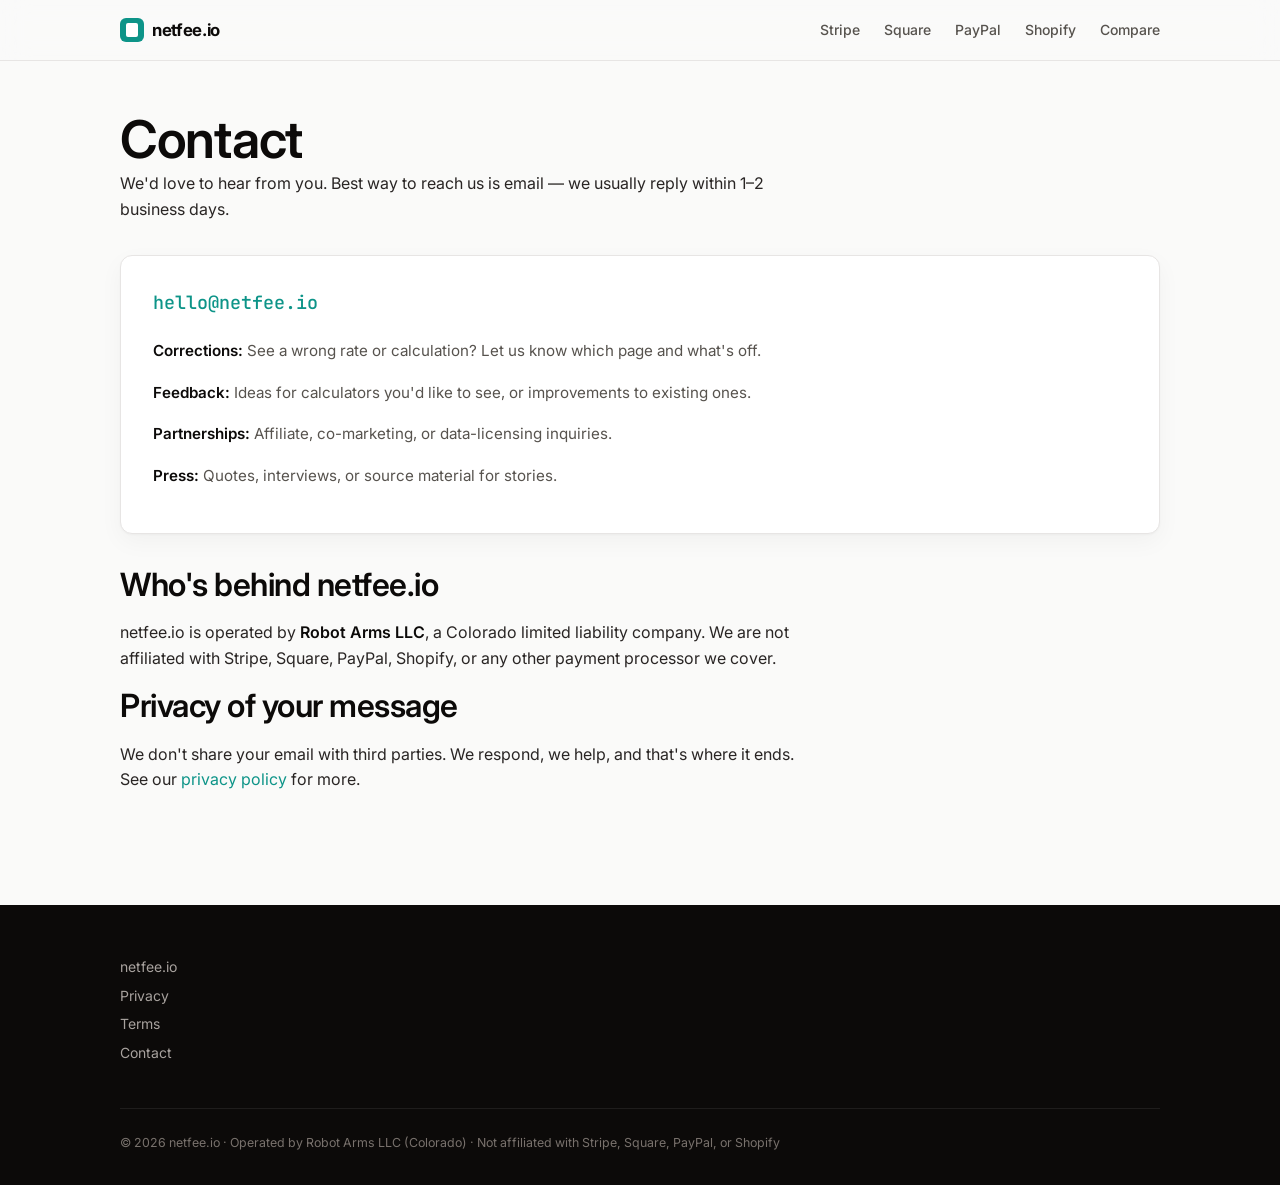
<file: contact.html>
<!DOCTYPE html>
<html lang="en">
<head>
  <meta charset="UTF-8">
  <meta name="viewport" content="width=device-width, initial-scale=1.0">
  <title>Contact | netfee.io</title>
  <meta name="description" content="Contact netfee.io — feedback, corrections, affiliate or partnership inquiries.">
  <link rel="canonical" href="https://netfee.io/contact">

  <link rel="icon" type="image/svg+xml" href="/logo.svg">
  <link rel="apple-touch-icon" href="/apple-touch-icon.png">
  <meta name="robots" content="noindex, follow">

  <link rel="preconnect" href="https://fonts.googleapis.com">
  <link rel="preconnect" href="https://fonts.gstatic.com" crossorigin>
  <link href="https://fonts.googleapis.com/css2?family=Inter:wght@400;500;600;700&family=JetBrains+Mono:wght@400;500&display=swap" rel="stylesheet">

  <!-- Google AdSense (publisher: ca-pub-4144260522213667) -->
  <script async src="https://pagead2.googlesyndication.com/pagead/js/adsbygoogle.js?client=ca-pub-4144260522213667" crossorigin="anonymous"></script>

  <link rel="stylesheet" href="/styles.css">
</head>
<body>
  <nav>
    <div class="container">
      <a href="/" class="nav-logo"><span class="nav-logo-mark" aria-hidden="true"></span><span>netfee.io</span></a>
      <div class="nav-links">
        <a href="/stripe-fee-calculator">Stripe</a>
        <a href="/square-fee-calculator">Square</a>
        <a href="/paypal-fee-calculator">PayPal</a>
        <a href="/shopify-fee-calculator">Shopify</a>
        <a href="/compare">Compare</a>
      </div>
    </div>
  </nav>

  <main class="page-body">
    <div class="container">
      <h1>Contact</h1>
      <p>We'd love to hear from you. Best way to reach us is email — we usually reply within 1–2 business days.</p>

      <div class="contact-card">
        <div class="email"><a href="mailto:hello@netfee.io">hello@netfee.io</a></div>
        <ul class="contact-list">
          <li><strong>Corrections:</strong> See a wrong rate or calculation? Let us know which page and what's off.</li>
          <li><strong>Feedback:</strong> Ideas for calculators you'd like to see, or improvements to existing ones.</li>
          <li><strong>Partnerships:</strong> Affiliate, co-marketing, or data-licensing inquiries.</li>
          <li><strong>Press:</strong> Quotes, interviews, or source material for stories.</li>
        </ul>
      </div>

      <h2>Who's behind netfee.io</h2>
      <p>netfee.io is operated by <strong>Robot Arms LLC</strong>, a Colorado limited liability company. We are not affiliated with Stripe, Square, PayPal, Shopify, or any other payment processor we cover.</p>

      <h2>Privacy of your message</h2>
      <p>We don't share your email with third parties. We respond, we help, and that's where it ends. See our <a href="/privacy">privacy policy</a> for more.</p>
    </div>
  </main>

  <footer>
    <div class="container">
      <div>
        <a href="/">netfee.io</a>
        <a href="/privacy">Privacy</a>
        <a href="/terms">Terms</a>
        <a href="/contact">Contact</a>
      </div>
      <div class="legal">© 2026 netfee.io · Operated by Robot Arms LLC (Colorado) · Not affiliated with Stripe, Square, PayPal, or Shopify</div>
    </div>
  </footer>
</body>
</html>
</file>
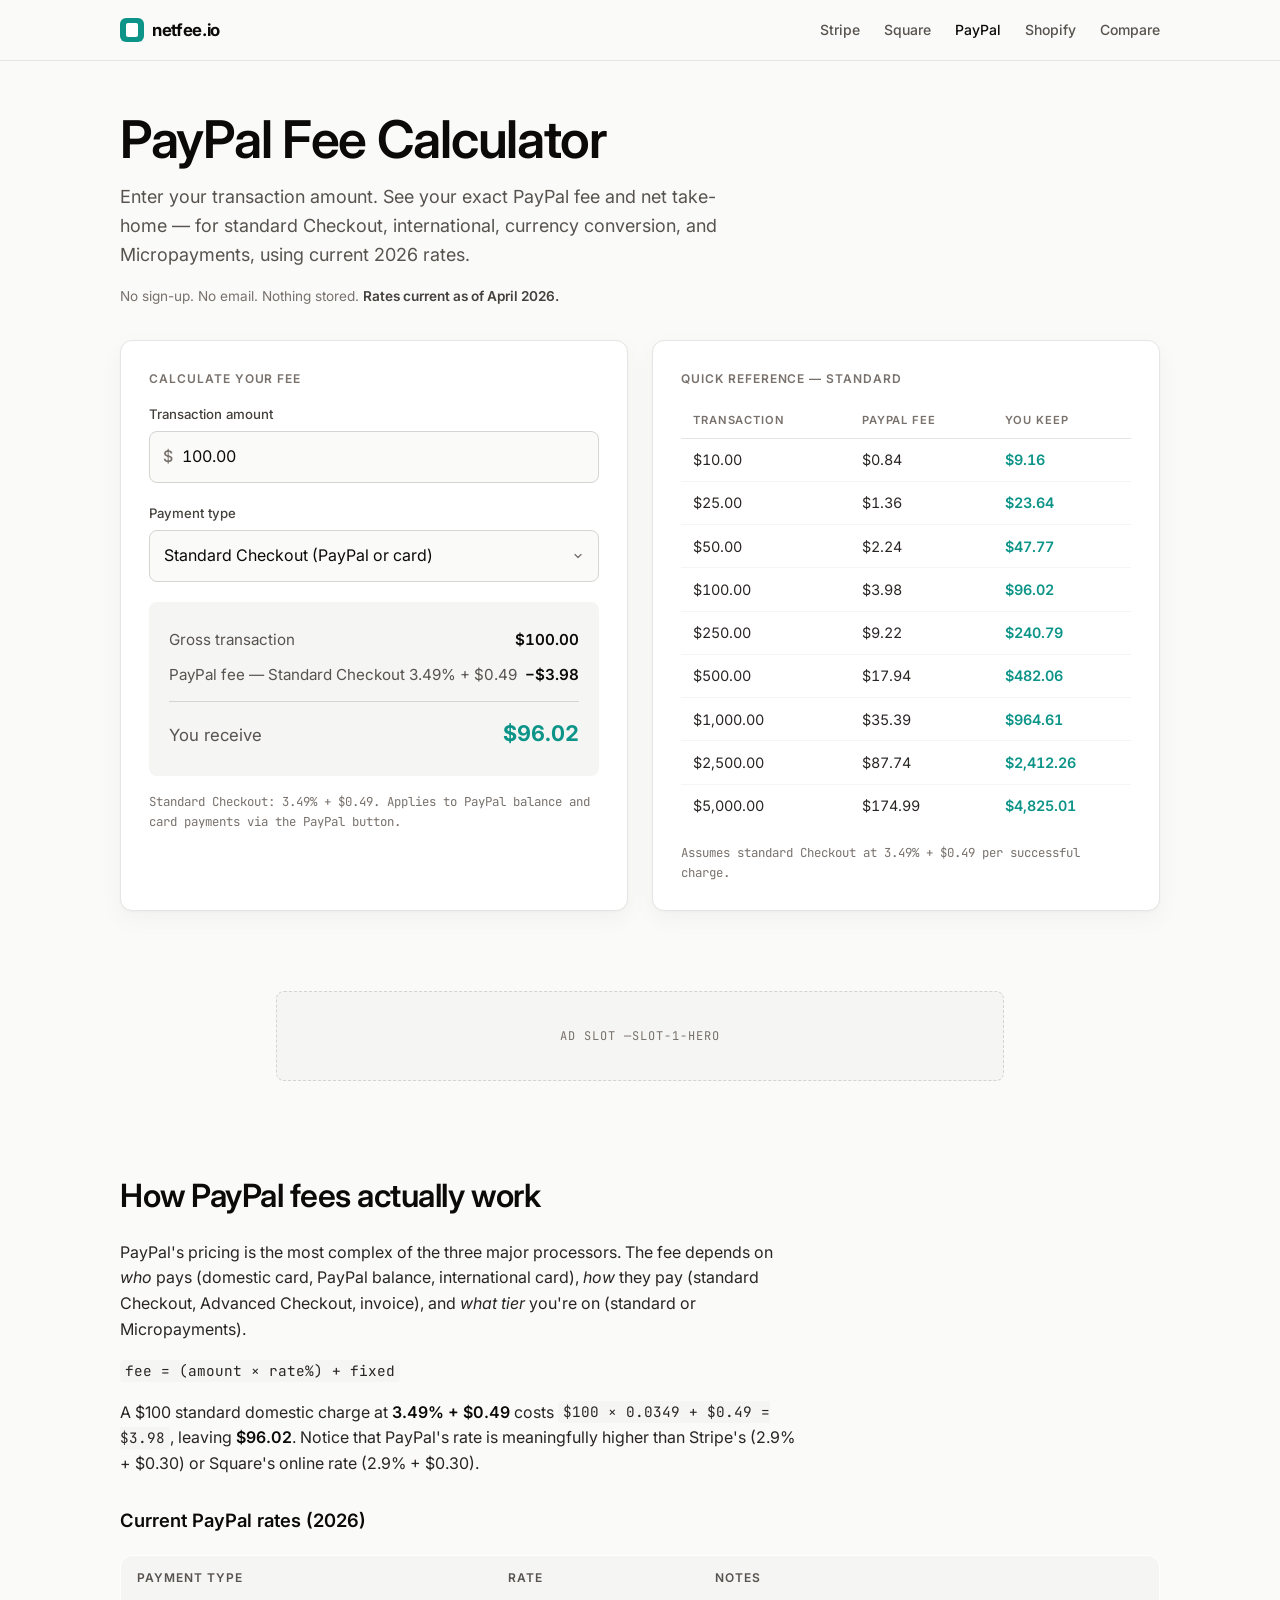
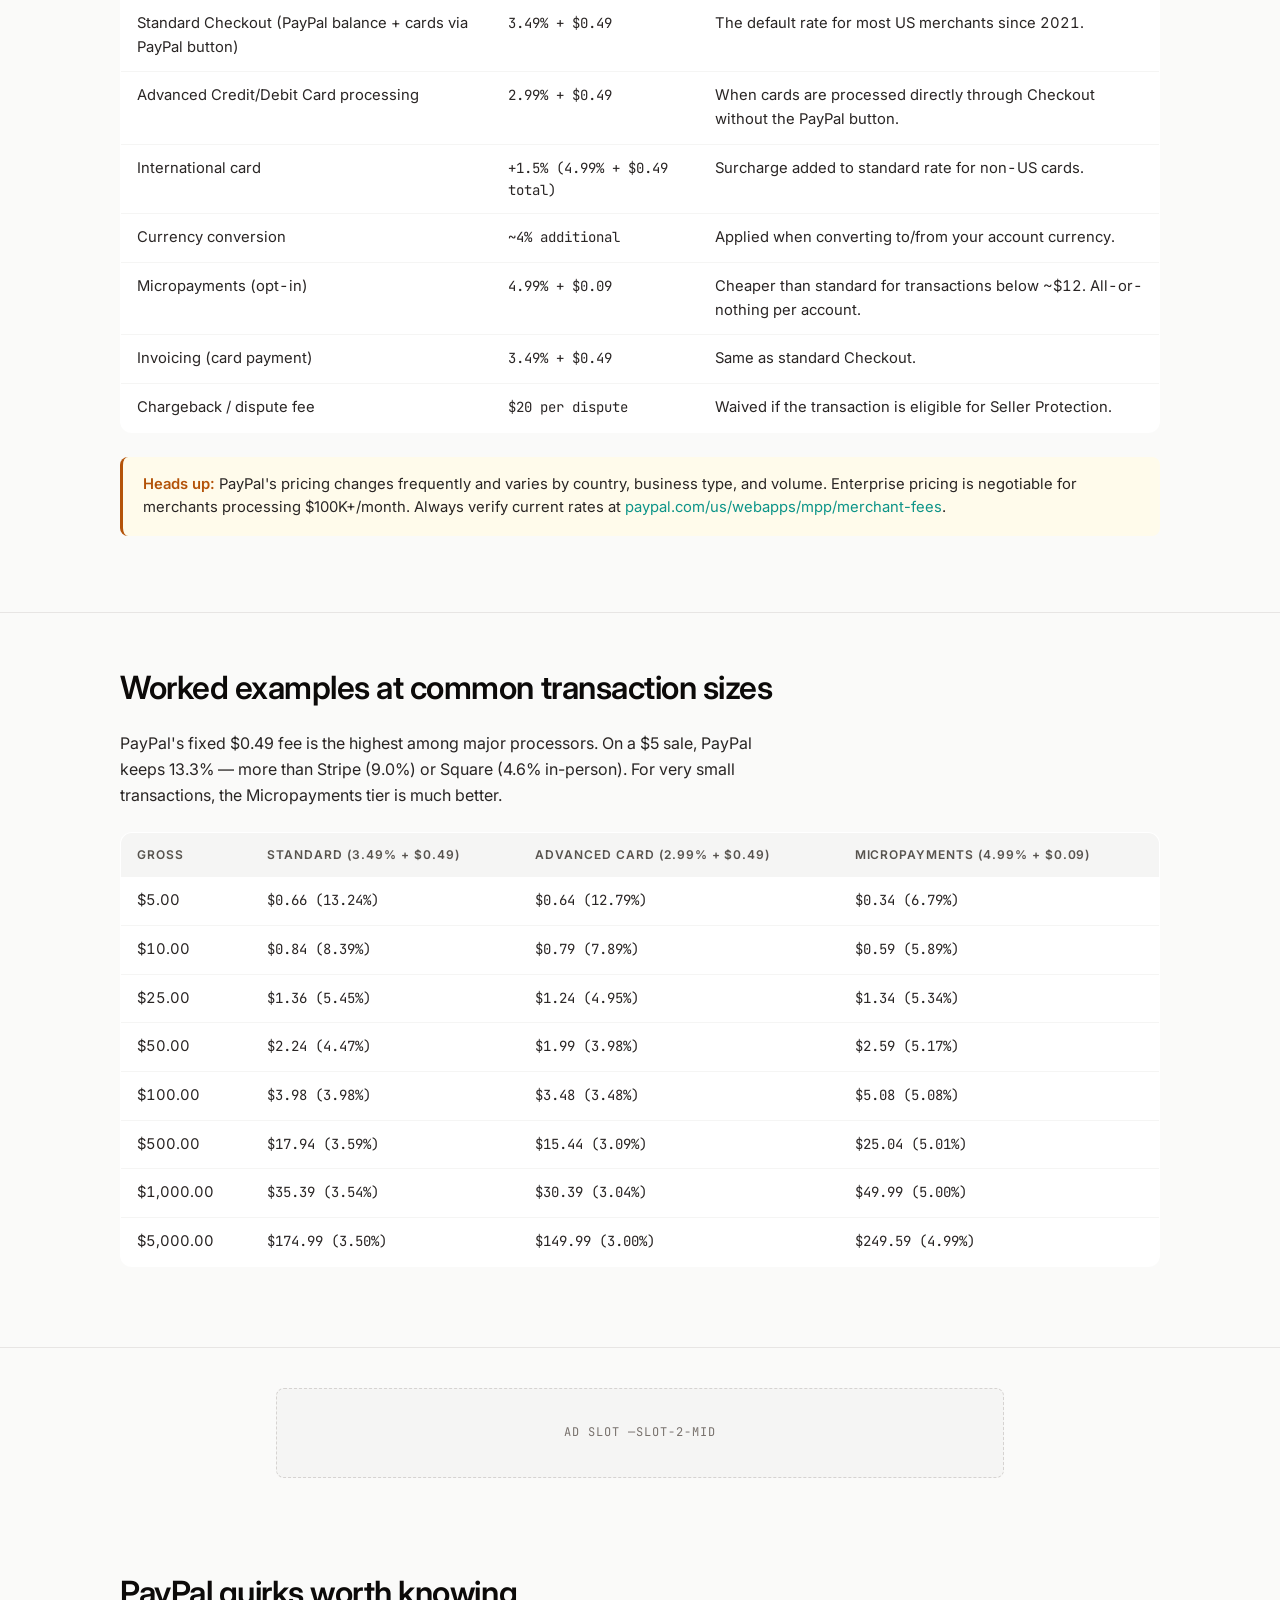
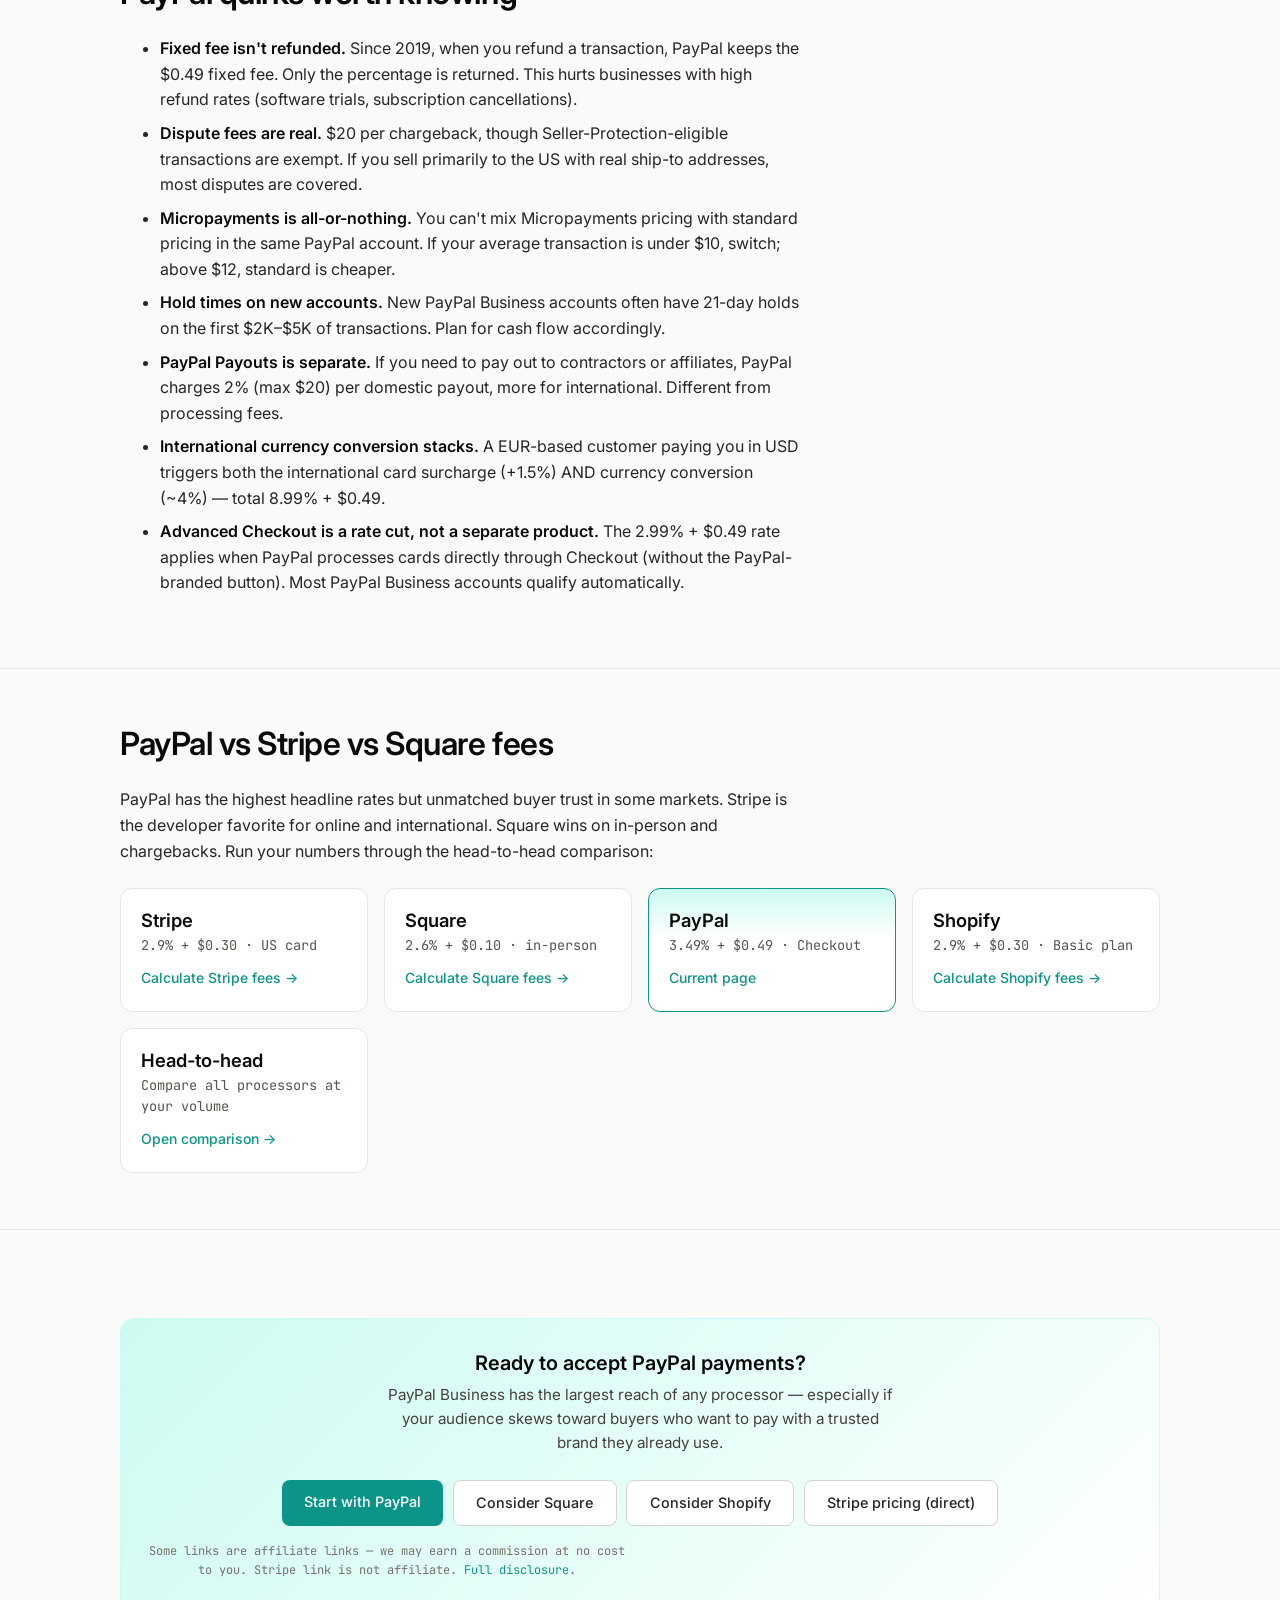
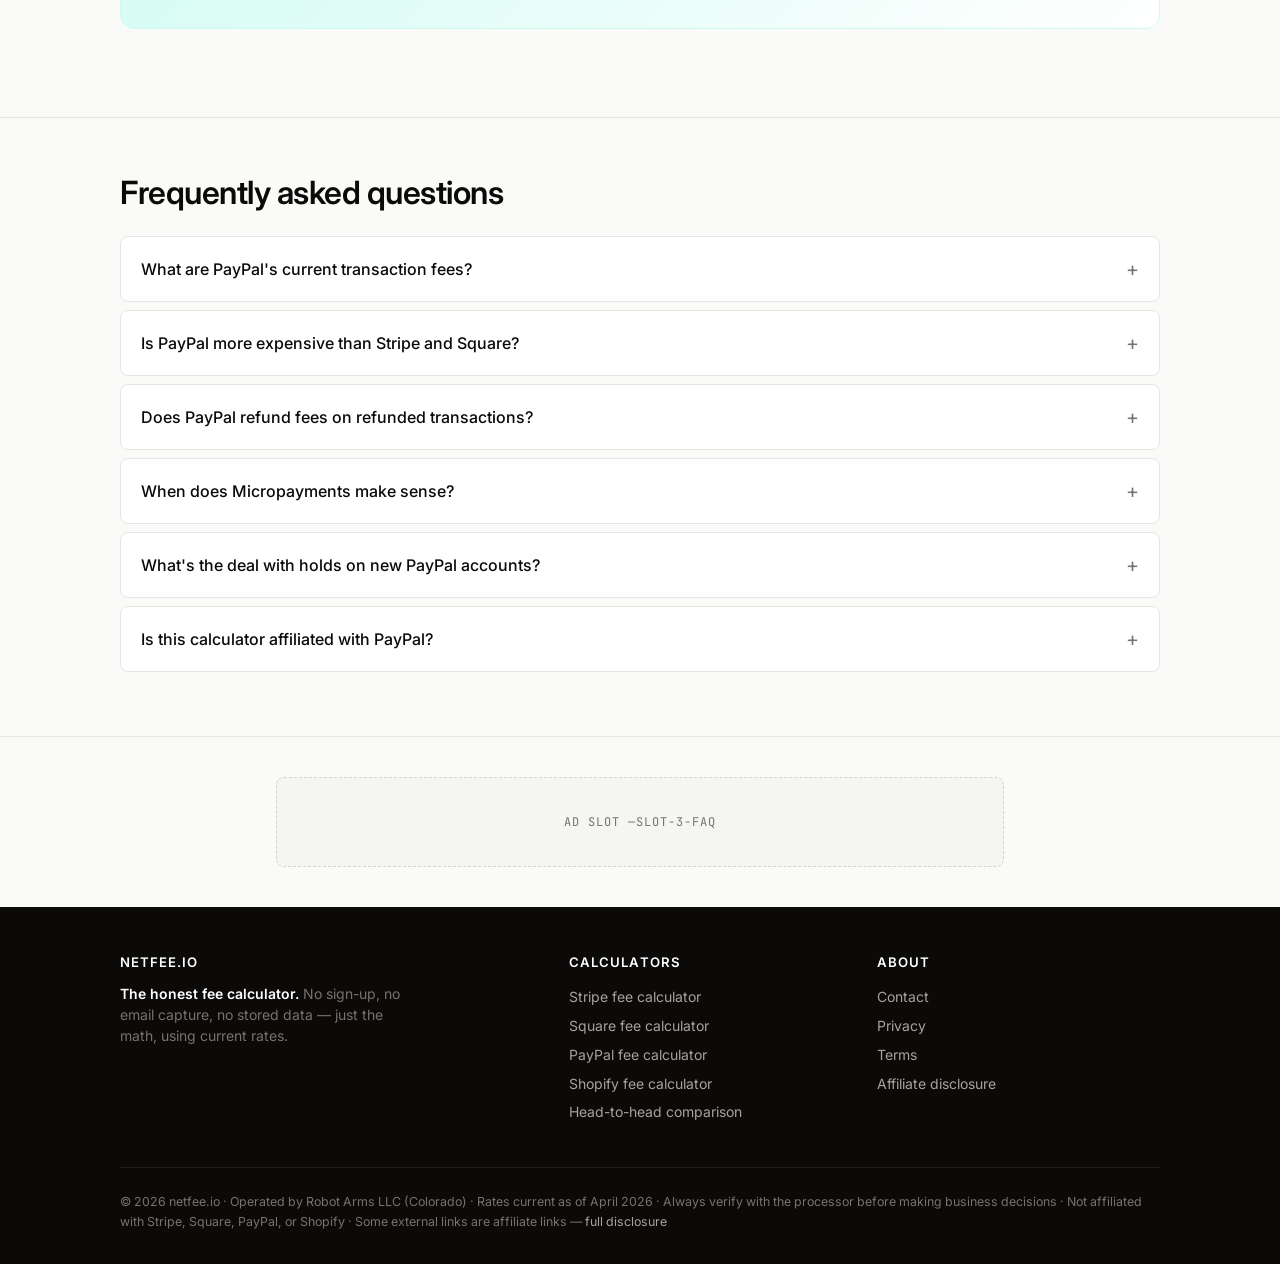
<file: paypal-fee-calculator.html>
<!DOCTYPE html>
<html lang="en">
<head>
  <meta charset="UTF-8">
  <meta name="viewport" content="width=device-width, initial-scale=1.0">
  <title>PayPal Fee Calculator (2026) — Checkout, International, Micropayments | netfee.io</title>
  <meta name="description" content="Calculate your exact PayPal transaction fee and net take-home. Current 2026 rates for Checkout, international, currency conversion, and micropayments.">
  <link rel="canonical" href="https://netfee.io/paypal-fee-calculator">

  <link rel="icon" type="image/svg+xml" href="/logo.svg">
  <link rel="apple-touch-icon" href="/apple-touch-icon.png">

  <meta property="og:title" content="PayPal Fee Calculator (2026) — Exact Fees in Real Time">
  <meta property="og:description" content="Calculate your exact PayPal fee and net take-home. Current 2026 rates for all PayPal payment types.">
  <meta property="og:url" content="https://netfee.io/paypal-fee-calculator">
  <meta property="og:type" content="website">
  <meta property="og:site_name" content="netfee.io">
  <meta property="og:image" content="https://netfee.io/og-image.png">
  <meta property="og:image:width" content="1200">
  <meta property="og:image:height" content="630">
  <meta name="twitter:image" content="https://netfee.io/og-image.png">

  <meta name="twitter:card" content="summary_large_image">
  <meta name="twitter:title" content="PayPal Fee Calculator (2026)">
  <meta name="twitter:description" content="Calculate your exact PayPal fee and net take-home. Current 2026 rates.">

  <script type="application/ld+json">
  {
    "@context": "https://schema.org",
    "@graph": [
      {
        "@type": "WebApplication",
        "name": "PayPal Fee Calculator",
        "url": "https://netfee.io/paypal-fee-calculator",
        "applicationCategory": "FinanceApplication",
        "operatingSystem": "Web",
        "offers": { "@type": "Offer", "price": "0", "priceCurrency": "USD" },
        "description": "Calculate exact PayPal transaction fees and net take-home using current 2026 rates."
      },
      {
        "@type": "FAQPage",
        "mainEntity": [
          {
            "@type": "Question",
            "name": "What are PayPal's current transaction fees?",
            "acceptedAnswer": {
              "@type": "Answer",
              "text": "PayPal charges 3.49% + $0.49 per transaction for standard Checkout payments (PayPal balance and cards via the PayPal button). Advanced Credit/Debit Card processing via PayPal Checkout is 2.99% + $0.49. International cards add 1.5%, and currency conversion adds ~4%. Micropayments (opt-in, for small transactions) are 4.99% + $0.09."
            }
          },
          {
            "@type": "Question",
            "name": "Is PayPal more expensive than Stripe and Square?",
            "acceptedAnswer": {
              "@type": "Answer",
              "text": "For standard domestic online payments, yes. PayPal's 3.49% + $0.49 is the highest headline rate among the three major processors. Stripe is 2.9% + $0.30 and Square is 2.9% + $0.30 online (2.6% + $0.10 in-person). That said, PayPal's brand trust drives conversion for some audiences and the micropayments tier can actually be cheaper for transactions under $10."
            }
          },
          {
            "@type": "Question",
            "name": "Does PayPal refund fees on refunded transactions?",
            "acceptedAnswer": {
              "@type": "Answer",
              "text": "Since 2019, PayPal keeps the fixed fee portion ($0.49) when you refund a transaction — only the percentage-based portion is returned. This is different from Stripe (refunds most fees on modern accounts) and can add up for businesses with high refund rates."
            }
          },
          {
            "@type": "Question",
            "name": "When should I use PayPal Micropayments?",
            "acceptedAnswer": {
              "@type": "Answer",
              "text": "Micropayments (4.99% + $0.09) is cheaper than standard (3.49% + $0.49) for transactions below approximately $12. If your average transaction is under $10, opting into Micropayments saves money. You can only have one tier active per PayPal account, so it's all-or-nothing."
            }
          }
        ]
      }
    ]
  }
  </script>

  <link rel="preconnect" href="https://fonts.googleapis.com">
  <link rel="preconnect" href="https://fonts.gstatic.com" crossorigin>
  <link href="https://fonts.googleapis.com/css2?family=Inter:wght@400;500;600;700&family=JetBrains+Mono:wght@400;500&display=swap" rel="stylesheet">
  <!-- Google AdSense (publisher: ca-pub-4144260522213667) -->
  <script async src="https://pagead2.googlesyndication.com/pagead/js/adsbygoogle.js?client=ca-pub-4144260522213667" crossorigin="anonymous"></script>

  <link rel="stylesheet" href="/styles.css">
</head>
<body>

  <nav>
    <div class="container">
      <a href="/" class="nav-logo">
        <span class="nav-logo-mark" aria-hidden="true"></span>
        <span>netfee.io</span>
      </a>
      <div class="nav-links">
        <a href="/stripe-fee-calculator">Stripe</a>
        <a href="/square-fee-calculator">Square</a>
        <a href="/paypal-fee-calculator" class="active">PayPal</a>
        <a href="/shopify-fee-calculator">Shopify</a>
        <a href="/compare">Compare</a>
      </div>
    </div>
  </nav>

  <main>
    <section class="hero">
      <div class="container">
        <h1>PayPal Fee Calculator</h1>
        <p class="lede">Enter your transaction amount. See your exact PayPal fee and net take-home — for standard Checkout, international, currency conversion, and Micropayments, using current 2026 rates.</p>
        <p class="trust">No sign-up. No email. Nothing stored. <strong>Rates current as of April 2026.</strong></p>

        <div class="calc-wrap">
          <div class="calc-card">
            <div class="calc-title">Calculate your fee</div>

            <div class="input-group">
              <label for="amount">Transaction amount</label>
              <div class="input-wrap">
                <span class="prefix">$</span>
                <input type="number" id="amount" value="100.00" min="0.01" step="0.01" inputmode="decimal">
              </div>
            </div>

            <div class="input-group">
              <label for="paymentType">Payment type</label>
              <select id="paymentType">
                <option value="standard">Standard Checkout (PayPal or card)</option>
                <option value="advanced-card">Advanced Credit/Debit Card</option>
                <option value="international">International card</option>
                <option value="intl-currency">International + currency conversion</option>
                <option value="micropayments">Micropayments (opt-in tier)</option>
              </select>
            </div>

            <div class="results" aria-live="polite">
              <div class="result-row">
                <span>Gross transaction</span>
                <strong id="r-amount">$100.00</strong>
              </div>
              <div class="result-row">
                <span id="r-fee-label">PayPal fee (3.49% + $0.49)</span>
                <strong id="r-fee">−$3.98</strong>
              </div>
              <div class="result-row total">
                <span>You receive</span>
                <strong id="r-net">$96.02</strong>
              </div>
            </div>

            <div class="rate-note" id="rate-note">Standard Checkout: 3.49% + $0.49 per successful charge</div>
          </div>

          <div class="quick-card">
            <div class="calc-title">Quick reference — standard</div>
            <table class="quick-table" aria-label="Common transaction amounts and net take-home at standard PayPal rate">
              <thead>
                <tr>
                  <th>Transaction</th>
                  <th>PayPal fee</th>
                  <th>You keep</th>
                </tr>
              </thead>
              <tbody id="quick-body"></tbody>
            </table>
            <div class="rate-note" style="margin-top:1rem;">
              Assumes standard Checkout at 3.49% + $0.49 per successful charge.
            </div>
          </div>
        </div>
      </div>
    </section>

    <!-- Ad slot 1 -->
    <div class="container">
      <div class="ad-slot" data-slot="slot-1-hero" aria-hidden="true">
        <!-- AdSense in-article unit — paste <ins> block after approval -->
      </div>
    </div>

    <section class="content">
      <div class="container">
        <h2>How PayPal fees actually work</h2>
        <div class="prose">
          <p>PayPal's pricing is the most complex of the three major processors. The fee depends on <em>who</em> pays (domestic card, PayPal balance, international card), <em>how</em> they pay (standard Checkout, Advanced Checkout, invoice), and <em>what tier</em> you're on (standard or Micropayments).</p>
          <p><code>fee = (amount × rate%) + fixed</code></p>
          <p>A $100 standard domestic charge at <strong>3.49% + $0.49</strong> costs <code>$100 × 0.0349 + $0.49 = $3.98</code>, leaving <strong>$96.02</strong>. Notice that PayPal's rate is meaningfully higher than Stripe's (2.9% + $0.30) or Square's online rate (2.9% + $0.30).</p>
        </div>

        <h3 style="margin-top: 2rem;">Current PayPal rates (2026)</h3>
        <table class="rates-table">
          <thead>
            <tr>
              <th>Payment type</th>
              <th>Rate</th>
              <th>Notes</th>
            </tr>
          </thead>
          <tbody>
            <tr>
              <td>Standard Checkout (PayPal balance + cards via PayPal button)</td>
              <td class="rate">3.49% + $0.49</td>
              <td>The default rate for most US merchants since 2021.</td>
            </tr>
            <tr>
              <td>Advanced Credit/Debit Card processing</td>
              <td class="rate">2.99% + $0.49</td>
              <td>When cards are processed directly through Checkout without the PayPal button.</td>
            </tr>
            <tr>
              <td>International card</td>
              <td class="rate">+1.5% (4.99% + $0.49 total)</td>
              <td>Surcharge added to standard rate for non-US cards.</td>
            </tr>
            <tr>
              <td>Currency conversion</td>
              <td class="rate">~4% additional</td>
              <td>Applied when converting to/from your account currency.</td>
            </tr>
            <tr>
              <td>Micropayments (opt-in)</td>
              <td class="rate">4.99% + $0.09</td>
              <td>Cheaper than standard for transactions below ~$12. All-or-nothing per account.</td>
            </tr>
            <tr>
              <td>Invoicing (card payment)</td>
              <td class="rate">3.49% + $0.49</td>
              <td>Same as standard Checkout.</td>
            </tr>
            <tr>
              <td>Chargeback / dispute fee</td>
              <td class="rate">$20 per dispute</td>
              <td>Waived if the transaction is eligible for Seller Protection.</td>
            </tr>
          </tbody>
        </table>

        <div class="callout">
          <strong>Heads up:</strong> PayPal's pricing changes frequently and varies by country, business type, and volume. Enterprise pricing is negotiable for merchants processing $100K+/month. Always verify current rates at <a href="https://www.paypal.com/us/webapps/mpp/merchant-fees" rel="nofollow">paypal.com/us/webapps/mpp/merchant-fees</a>.
        </div>
      </div>
    </section>

    <section class="content">
      <div class="container">
        <h2>Worked examples at common transaction sizes</h2>
        <p class="prose">PayPal's fixed $0.49 fee is the highest among major processors. On a $5 sale, PayPal keeps 13.3% — more than Stripe (9.0%) or Square (4.6% in-person). For very small transactions, the Micropayments tier is much better.</p>

        <table class="rates-table">
          <thead>
            <tr>
              <th>Gross</th>
              <th>Standard (3.49% + $0.49)</th>
              <th>Advanced Card (2.99% + $0.49)</th>
              <th>Micropayments (4.99% + $0.09)</th>
            </tr>
          </thead>
          <tbody>
            <tr><td>$5.00</td><td class="rate">$0.66 (13.24%)</td><td class="rate">$0.64 (12.79%)</td><td class="rate">$0.34 (6.79%)</td></tr>
            <tr><td>$10.00</td><td class="rate">$0.84 (8.39%)</td><td class="rate">$0.79 (7.89%)</td><td class="rate">$0.59 (5.89%)</td></tr>
            <tr><td>$25.00</td><td class="rate">$1.36 (5.45%)</td><td class="rate">$1.24 (4.95%)</td><td class="rate">$1.34 (5.34%)</td></tr>
            <tr><td>$50.00</td><td class="rate">$2.24 (4.47%)</td><td class="rate">$1.99 (3.98%)</td><td class="rate">$2.59 (5.17%)</td></tr>
            <tr><td>$100.00</td><td class="rate">$3.98 (3.98%)</td><td class="rate">$3.48 (3.48%)</td><td class="rate">$5.08 (5.08%)</td></tr>
            <tr><td>$500.00</td><td class="rate">$17.94 (3.59%)</td><td class="rate">$15.44 (3.09%)</td><td class="rate">$25.04 (5.01%)</td></tr>
            <tr><td>$1,000.00</td><td class="rate">$35.39 (3.54%)</td><td class="rate">$30.39 (3.04%)</td><td class="rate">$49.99 (5.00%)</td></tr>
            <tr><td>$5,000.00</td><td class="rate">$174.99 (3.50%)</td><td class="rate">$149.99 (3.00%)</td><td class="rate">$249.59 (4.99%)</td></tr>
          </tbody>
        </table>
      </div>
    </section>

    <!-- Ad slot 2 -->
    <div class="container">
      <div class="ad-slot" data-slot="slot-2-mid" aria-hidden="true">
        <!-- AdSense in-article unit — paste <ins> block after approval -->
      </div>
    </div>

    <section class="content">
      <div class="container">
        <h2>PayPal quirks worth knowing</h2>
        <div class="prose">
          <ul>
            <li><strong>Fixed fee isn't refunded.</strong> Since 2019, when you refund a transaction, PayPal keeps the $0.49 fixed fee. Only the percentage is returned. This hurts businesses with high refund rates (software trials, subscription cancellations).</li>
            <li><strong>Dispute fees are real.</strong> $20 per chargeback, though Seller-Protection-eligible transactions are exempt. If you sell primarily to the US with real ship-to addresses, most disputes are covered.</li>
            <li><strong>Micropayments is all-or-nothing.</strong> You can't mix Micropayments pricing with standard pricing in the same PayPal account. If your average transaction is under $10, switch; above $12, standard is cheaper.</li>
            <li><strong>Hold times on new accounts.</strong> New PayPal Business accounts often have 21-day holds on the first $2K–$5K of transactions. Plan for cash flow accordingly.</li>
            <li><strong>PayPal Payouts is separate.</strong> If you need to pay out to contractors or affiliates, PayPal charges 2% (max $20) per domestic payout, more for international. Different from processing fees.</li>
            <li><strong>International currency conversion stacks.</strong> A EUR-based customer paying you in USD triggers both the international card surcharge (+1.5%) AND currency conversion (~4%) — total 8.99% + $0.49.</li>
            <li><strong>Advanced Checkout is a rate cut, not a separate product.</strong> The 2.99% + $0.49 rate applies when PayPal processes cards directly through Checkout (without the PayPal-branded button). Most PayPal Business accounts qualify automatically.</li>
          </ul>
        </div>
      </div>
    </section>

    <section class="content">
      <div class="container">
        <h2>PayPal vs Stripe vs Square fees</h2>
        <p class="prose">PayPal has the highest headline rates but unmatched buyer trust in some markets. Stripe is the developer favorite for online and international. Square wins on in-person and chargebacks. Run your numbers through the head-to-head comparison:</p>

        <div class="compare-grid">
          <a href="/stripe-fee-calculator" class="compare-card">
            <h3>Stripe</h3>
            <div class="rate-line">2.9% + $0.30 · US card</div>
            <span class="link">Calculate Stripe fees →</span>
          </a>
          <a href="/square-fee-calculator" class="compare-card">
            <h3>Square</h3>
            <div class="rate-line">2.6% + $0.10 · in-person</div>
            <span class="link">Calculate Square fees →</span>
          </a>
          <a href="/paypal-fee-calculator" class="compare-card current">
            <h3>PayPal</h3>
            <div class="rate-line">3.49% + $0.49 · Checkout</div>
            <span class="link">Current page</span>
          </a>
          <a href="/shopify-fee-calculator" class="compare-card">
            <h3>Shopify</h3>
            <div class="rate-line">2.9% + $0.30 · Basic plan</div>
            <span class="link">Calculate Shopify fees →</span>
          </a>
          <a href="/compare" class="compare-card">
            <h3>Head-to-head</h3>
            <div class="rate-line">Compare all processors at your volume</div>
            <span class="link">Open comparison →</span>
          </a>
        </div>
      </div>
    </section>

    <!-- Affiliate CTA block -->
    <section class="content">
      <div class="container">
        <div class="cta-block">
          <h3>Ready to accept PayPal payments?</h3>
          <p class="cta-lede">PayPal Business has the largest reach of any processor — especially if your audience skews toward buyers who want to pay with a trusted brand they already use.</p>
          <div class="cta-buttons">
            <a href="https://www.paypal.com/business?ref=PLACEHOLDER-PAYPAL" class="cta-btn" rel="sponsored nofollow" target="_blank">Start with PayPal</a>
            <a href="https://squareup.com/signup?ref=PLACEHOLDER-SQUARE" class="cta-btn secondary" rel="sponsored nofollow" target="_blank">Consider Square</a>
            <a href="https://shopify.pxf.io/rEGVZB" class="cta-btn secondary" rel="sponsored nofollow" target="_blank">Consider Shopify</a>
            <a href="https://stripe.com/pricing" class="cta-btn secondary" rel="nofollow" target="_blank">Stripe pricing (direct)</a>
          </div>
          <p class="cta-disclosure">Some links are affiliate links — we may earn a commission at no cost to you. Stripe link is not affiliate. <a href="/terms#affiliate-disclosure">Full disclosure</a>.</p>
        </div>
      </div>
    </section>

    <section class="content">
      <div class="container">
        <h2>Frequently asked questions</h2>

        <details class="faq">
          <summary>What are PayPal's current transaction fees?</summary>
          <div class="answer">
            <strong>3.49% + $0.49</strong> for standard Checkout, <strong>2.99% + $0.49</strong> for Advanced Credit/Debit Card via Checkout, +1.5% for international cards, ~4% for currency conversion, and <strong>4.99% + $0.09</strong> for the opt-in Micropayments tier.
          </div>
        </details>

        <details class="faq">
          <summary>Is PayPal more expensive than Stripe and Square?</summary>
          <div class="answer">
            For standard domestic online payments, yes — PayPal's 3.49% + $0.49 is the highest among the three major processors. Stripe and Square online are both 2.9% + $0.30. PayPal justifies this with brand trust and Checkout conversion for buyers who prefer logging in rather than entering card details.
          </div>
        </details>

        <details class="faq">
          <summary>Does PayPal refund fees on refunded transactions?</summary>
          <div class="answer">
            Not fully. PayPal keeps the fixed fee ($0.49) on refunds; only the percentage-based portion is returned. This differs from Stripe (refunds most fees on modern accounts) and can meaningfully affect businesses with high refund volume.
          </div>
        </details>

        <details class="faq">
          <summary>When does Micropayments make sense?</summary>
          <div class="answer">
            Micropayments (4.99% + $0.09) beats standard (3.49% + $0.49) for transactions under approximately <strong>$12</strong>. If your average transaction is $5–$10 (microtransactions, tips, small digital goods), opt into Micropayments. You can only have one tier per PayPal account.
          </div>
        </details>

        <details class="faq">
          <summary>What's the deal with holds on new PayPal accounts?</summary>
          <div class="answer">
            New PayPal Business accounts often have 21-day rolling holds on initial transactions (typically first $2K–$5K processed). This is to mitigate fraud risk while PayPal builds confidence in the account. Plan cash flow accordingly.
          </div>
        </details>

        <details class="faq">
          <summary>Is this calculator affiliated with PayPal?</summary>
          <div class="answer">
            No. netfee.io is independent. We participate in PayPal's partner program via Impact.com — if you click through to PayPal from this page and sign up, we may earn a commission. This doesn't influence the rates we publish.
          </div>
        </details>
      </div>
    </section>

    <!-- Ad slot 3 -->
    <div class="container">
      <div class="ad-slot" data-slot="slot-3-faq" aria-hidden="true">
        <!-- AdSense in-article unit — paste <ins> block after approval -->
      </div>
    </div>
  </main>

  <footer>
    <div class="container">
      <div>
        <h4>netfee.io</h4>
        <p class="brand-line"><strong>The honest fee calculator.</strong> No sign-up, no email capture, no stored data — just the math, using current rates.</p>
      </div>
      <div>
        <h4>Calculators</h4>
        <a href="/stripe-fee-calculator">Stripe fee calculator</a>
        <a href="/square-fee-calculator">Square fee calculator</a>
        <a href="/paypal-fee-calculator">PayPal fee calculator</a>
        <a href="/shopify-fee-calculator">Shopify fee calculator</a>
        <a href="/compare">Head-to-head comparison</a>
      </div>
      <div>
        <h4>About</h4>
        <a href="/contact">Contact</a>
        <a href="/privacy">Privacy</a>
        <a href="/terms">Terms</a>
        <a href="/terms#affiliate-disclosure">Affiliate disclosure</a>
      </div>
      <div class="legal">
        © 2026 netfee.io · Operated by Robot Arms LLC (Colorado) · Rates current as of April 2026 · Always verify with the processor before making business decisions · Not affiliated with Stripe, Square, PayPal, or Shopify · Some external links are affiliate links — <a href="/terms#affiliate-disclosure">full disclosure</a>
      </div>
    </div>
  </footer>

  <script>
    const RATES = {
      'standard':      { pct: 0.0349, fixed: 0.49, label: 'Standard Checkout (3.49% + $0.49)' },
      'advanced-card': { pct: 0.0299, fixed: 0.49, label: 'Advanced Credit/Debit Card (2.99% + $0.49)' },
      'international': { pct: 0.0499, fixed: 0.49, label: 'International card (4.99% + $0.49)' },
      'intl-currency': { pct: 0.0899, fixed: 0.49, label: 'Intl + currency conversion (8.99% + $0.49)' },
      'micropayments': { pct: 0.0499, fixed: 0.09, label: 'Micropayments (4.99% + $0.09)' }
    };

    const NOTE = {
      'standard':      'Standard Checkout: 3.49% + $0.49. Applies to PayPal balance and card payments via the PayPal button.',
      'advanced-card': 'Advanced Credit/Debit Card: 2.99% + $0.49. Card processing directly through Checkout (no PayPal button).',
      'international': 'International card: +1.5% over standard (total 4.99% + $0.49). Applied automatically for non-US cards.',
      'intl-currency': 'International + currency conversion: roughly 8.99% + $0.49 all-in. The full stack of international surcharges.',
      'micropayments': 'Micropayments: 4.99% + $0.09. Opt-in tier; beats standard for transactions under ~$12. All-or-nothing per account.'
    };

    const $ = id => document.getElementById(id);
    const fmt = n => '$' + n.toLocaleString('en-US', { minimumFractionDigits: 2, maximumFractionDigits: 2 });

    function calcFee(amount, rateKey) {
      const r = RATES[rateKey];
      return amount * r.pct + r.fixed;
    }

    function updateCalc() {
      const amt = parseFloat($('amount').value) || 0;
      const type = $('paymentType').value;
      const fee = calcFee(amt, type);
      const net = Math.max(0, amt - fee);

      $('r-amount').textContent = fmt(amt);
      $('r-fee').textContent = '−' + fmt(fee);
      $('r-net').textContent = fmt(net);
      $('r-fee-label').textContent = 'PayPal fee — ' + RATES[type].label.replace(/[()]/g, '').replace(/^[^a-zA-Z]+/, '');
      $('rate-note').textContent = NOTE[type];
    }
    $('amount').addEventListener('input', updateCalc);
    $('paymentType').addEventListener('change', updateCalc);

    const quickAmounts = [10, 25, 50, 100, 250, 500, 1000, 2500, 5000];
    const quickBody = $('quick-body');
    quickAmounts.forEach(amt => {
      const fee = calcFee(amt, 'standard');
      const net = amt - fee;
      const tr = document.createElement('tr');
      tr.innerHTML = `<td>${fmt(amt)}</td><td>${fmt(fee)}</td><td class="net">${fmt(net)}</td>`;
      quickBody.appendChild(tr);
    });

    updateCalc();
  </script>

</body>
</html>
</file>
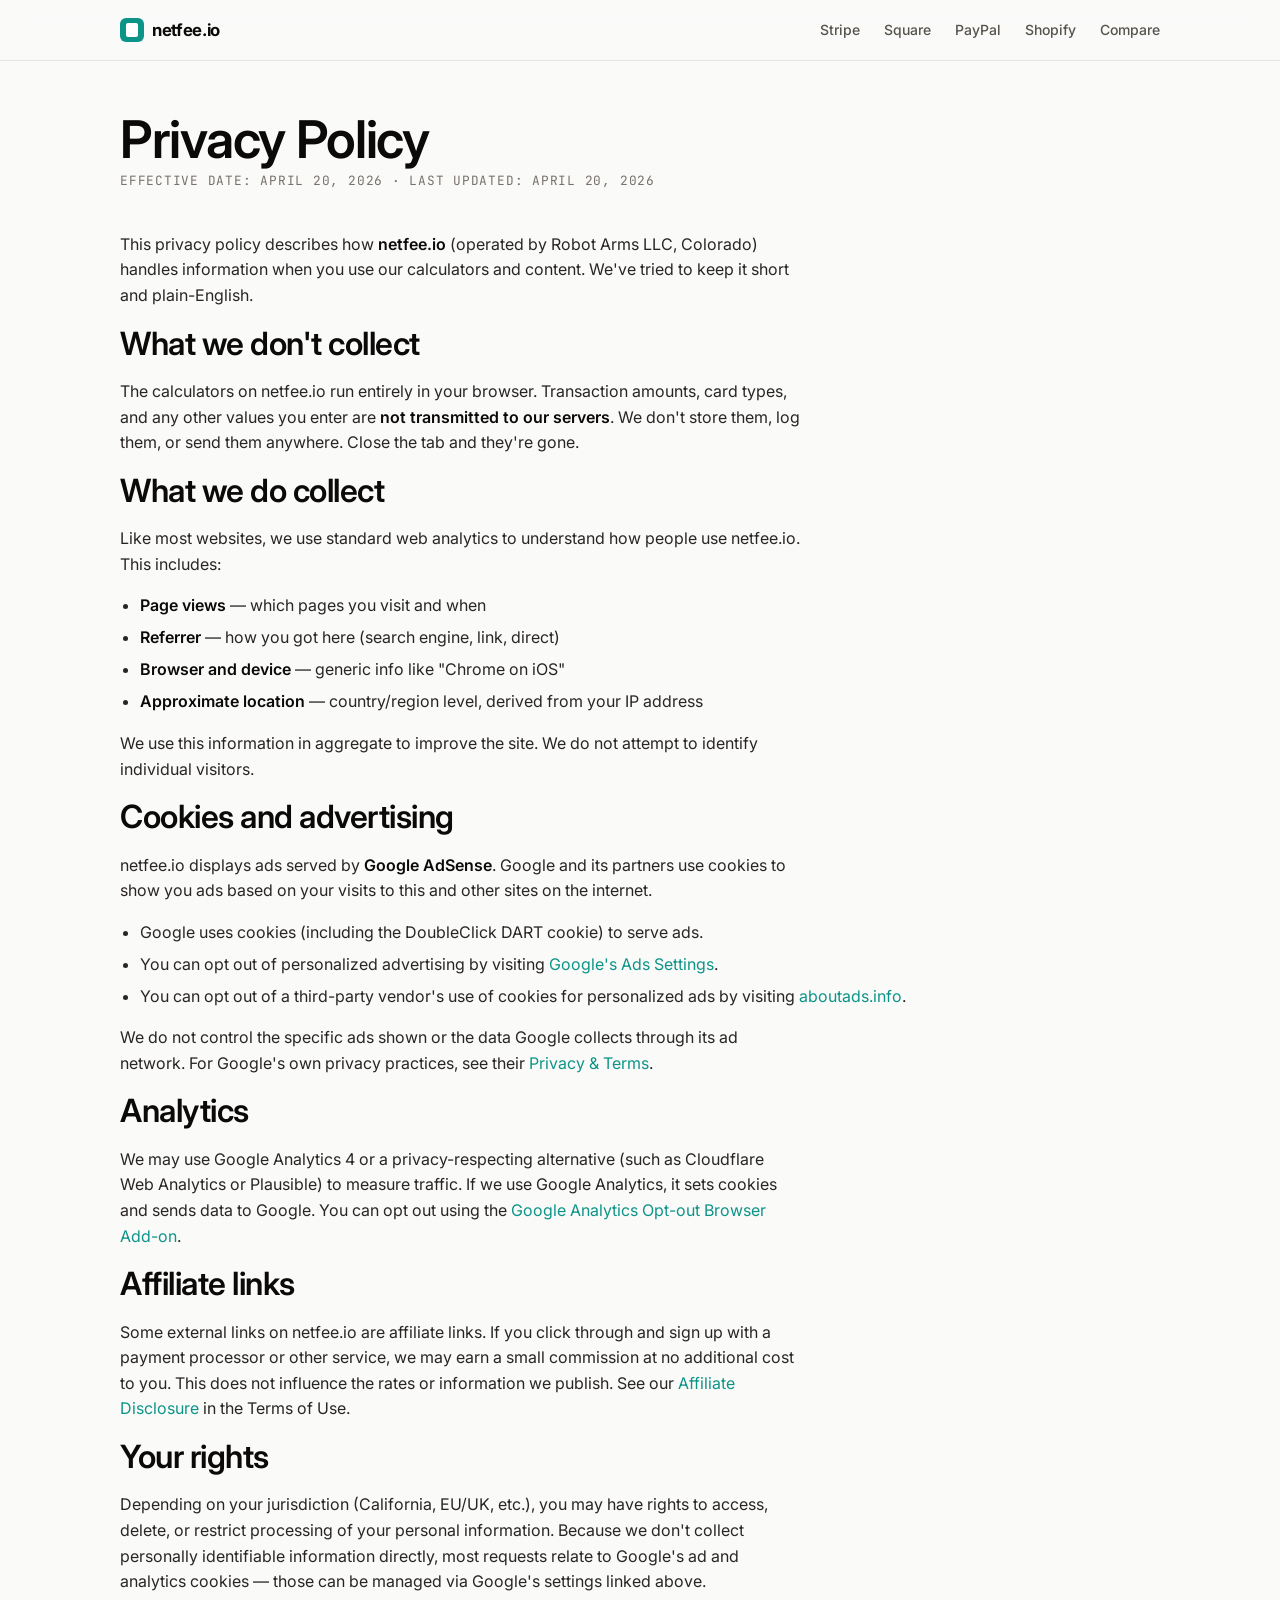
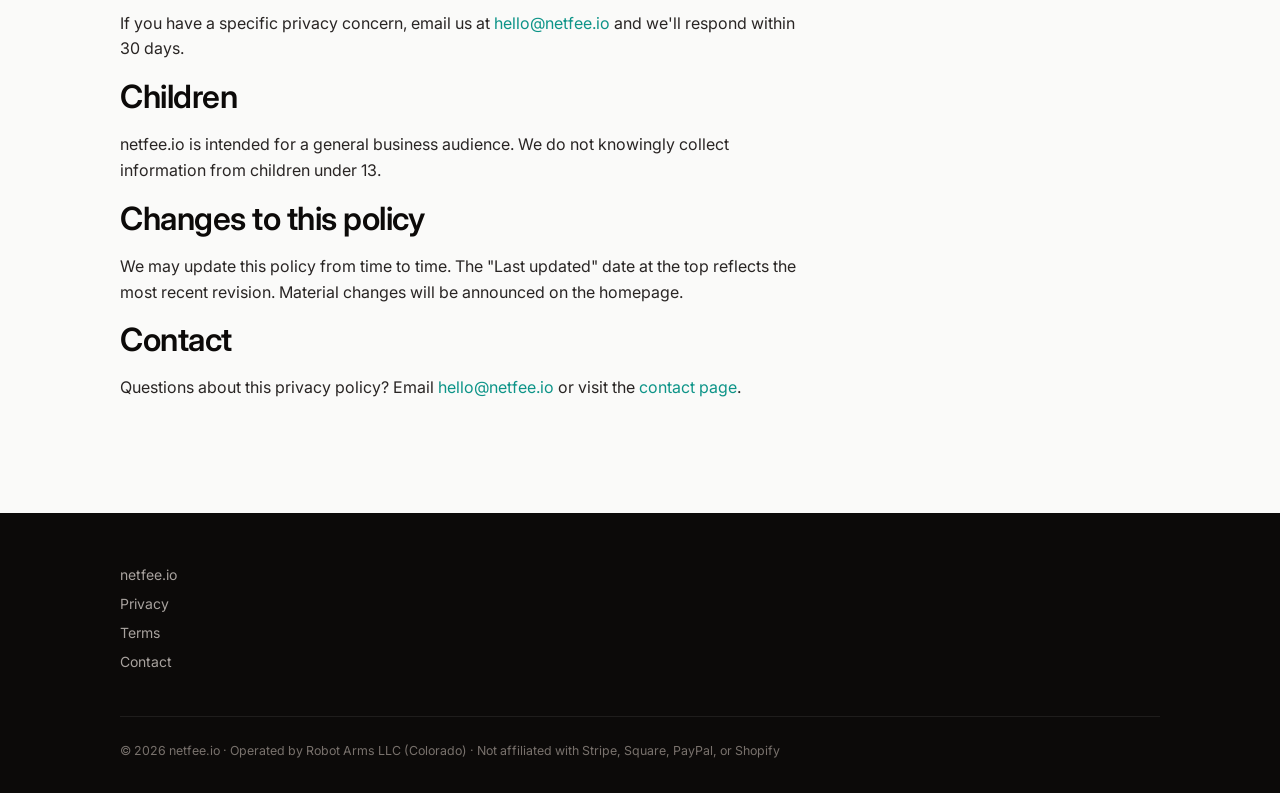
<file: privacy.html>
<!DOCTYPE html>
<html lang="en">
<head>
  <meta charset="UTF-8">
  <meta name="viewport" content="width=device-width, initial-scale=1.0">
  <title>Privacy Policy | netfee.io</title>
  <meta name="description" content="How netfee.io handles data, cookies, analytics, and advertising.">
  <link rel="canonical" href="https://netfee.io/privacy">

  <link rel="icon" type="image/svg+xml" href="/logo.svg">
  <link rel="apple-touch-icon" href="/apple-touch-icon.png">
  <meta name="robots" content="noindex, follow">

  <link rel="preconnect" href="https://fonts.googleapis.com">
  <link rel="preconnect" href="https://fonts.gstatic.com" crossorigin>
  <link href="https://fonts.googleapis.com/css2?family=Inter:wght@400;500;600;700&family=JetBrains+Mono:wght@400;500&display=swap" rel="stylesheet">

  <!-- Google AdSense (publisher: ca-pub-4144260522213667) -->
  <script async src="https://pagead2.googlesyndication.com/pagead/js/adsbygoogle.js?client=ca-pub-4144260522213667" crossorigin="anonymous"></script>

  <link rel="stylesheet" href="/styles.css">
</head>
<body>
  <nav>
    <div class="container">
      <a href="/" class="nav-logo"><span class="nav-logo-mark" aria-hidden="true"></span><span>netfee.io</span></a>
      <div class="nav-links">
        <a href="/stripe-fee-calculator">Stripe</a>
        <a href="/square-fee-calculator">Square</a>
        <a href="/paypal-fee-calculator">PayPal</a>
        <a href="/shopify-fee-calculator">Shopify</a>
        <a href="/compare">Compare</a>
      </div>
    </div>
  </nav>

  <main class="page-body">
    <div class="container">
      <h1>Privacy Policy</h1>
      <div class="meta">Effective date: April 20, 2026 · Last updated: April 20, 2026</div>

      <p>This privacy policy describes how <strong>netfee.io</strong> (operated by Robot Arms LLC, Colorado) handles information when you use our calculators and content. We've tried to keep it short and plain-English.</p>

      <h2>What we don't collect</h2>
      <p>The calculators on netfee.io run entirely in your browser. Transaction amounts, card types, and any other values you enter are <strong>not transmitted to our servers</strong>. We don't store them, log them, or send them anywhere. Close the tab and they're gone.</p>

      <h2>What we do collect</h2>
      <p>Like most websites, we use standard web analytics to understand how people use netfee.io. This includes:</p>
      <ul>
        <li><strong>Page views</strong> — which pages you visit and when</li>
        <li><strong>Referrer</strong> — how you got here (search engine, link, direct)</li>
        <li><strong>Browser and device</strong> — generic info like "Chrome on iOS"</li>
        <li><strong>Approximate location</strong> — country/region level, derived from your IP address</li>
      </ul>
      <p>We use this information in aggregate to improve the site. We do not attempt to identify individual visitors.</p>

      <h2>Cookies and advertising</h2>
      <p>netfee.io displays ads served by <strong>Google AdSense</strong>. Google and its partners use cookies to show you ads based on your visits to this and other sites on the internet.</p>
      <ul>
        <li>Google uses cookies (including the DoubleClick DART cookie) to serve ads.</li>
        <li>You can opt out of personalized advertising by visiting <a href="https://www.google.com/settings/ads" rel="noopener" target="_blank">Google's Ads Settings</a>.</li>
        <li>You can opt out of a third-party vendor's use of cookies for personalized ads by visiting <a href="https://www.aboutads.info/choices/" rel="noopener" target="_blank">aboutads.info</a>.</li>
      </ul>
      <p>We do not control the specific ads shown or the data Google collects through its ad network. For Google's own privacy practices, see their <a href="https://policies.google.com/privacy" rel="noopener" target="_blank">Privacy & Terms</a>.</p>

      <h2>Analytics</h2>
      <p>We may use Google Analytics 4 or a privacy-respecting alternative (such as Cloudflare Web Analytics or Plausible) to measure traffic. If we use Google Analytics, it sets cookies and sends data to Google. You can opt out using the <a href="https://tools.google.com/dlpage/gaoptout" rel="noopener" target="_blank">Google Analytics Opt-out Browser Add-on</a>.</p>

      <h2>Affiliate links</h2>
      <p>Some external links on netfee.io are affiliate links. If you click through and sign up with a payment processor or other service, we may earn a small commission at no additional cost to you. This does not influence the rates or information we publish. See our <a href="/terms#affiliate-disclosure">Affiliate Disclosure</a> in the Terms of Use.</p>

      <h2>Your rights</h2>
      <p>Depending on your jurisdiction (California, EU/UK, etc.), you may have rights to access, delete, or restrict processing of your personal information. Because we don't collect personally identifiable information directly, most requests relate to Google's ad and analytics cookies — those can be managed via Google's settings linked above.</p>
      <p>If you have a specific privacy concern, email us at <a href="mailto:hello@netfee.io">hello@netfee.io</a> and we'll respond within 30 days.</p>

      <h2>Children</h2>
      <p>netfee.io is intended for a general business audience. We do not knowingly collect information from children under 13.</p>

      <h2>Changes to this policy</h2>
      <p>We may update this policy from time to time. The "Last updated" date at the top reflects the most recent revision. Material changes will be announced on the homepage.</p>

      <h2>Contact</h2>
      <p>Questions about this privacy policy? Email <a href="mailto:hello@netfee.io">hello@netfee.io</a> or visit the <a href="/contact">contact page</a>.</p>
    </div>
  </main>

  <footer>
    <div class="container">
      <div>
        <a href="/">netfee.io</a>
        <a href="/privacy">Privacy</a>
        <a href="/terms">Terms</a>
        <a href="/contact">Contact</a>
      </div>
      <div class="legal">© 2026 netfee.io · Operated by Robot Arms LLC (Colorado) · Not affiliated with Stripe, Square, PayPal, or Shopify</div>
    </div>
  </footer>
</body>
</html>
</file>
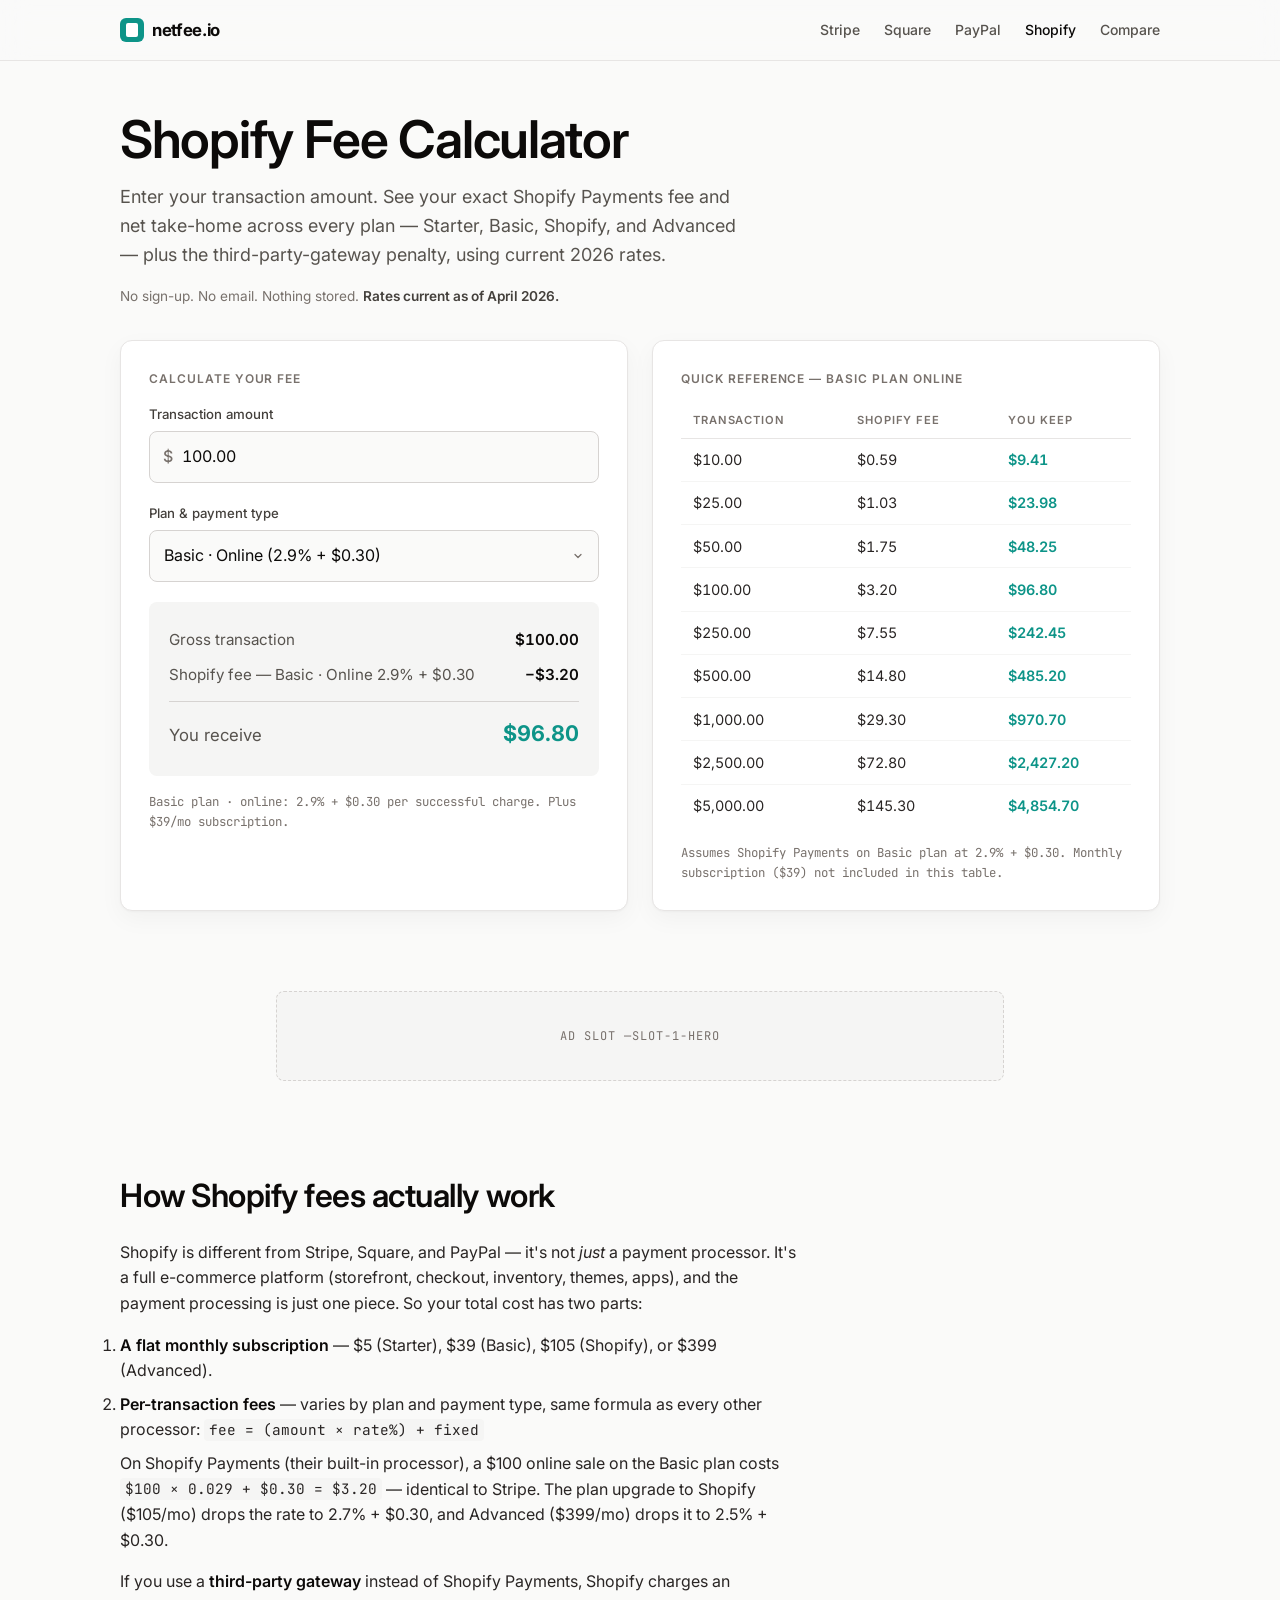
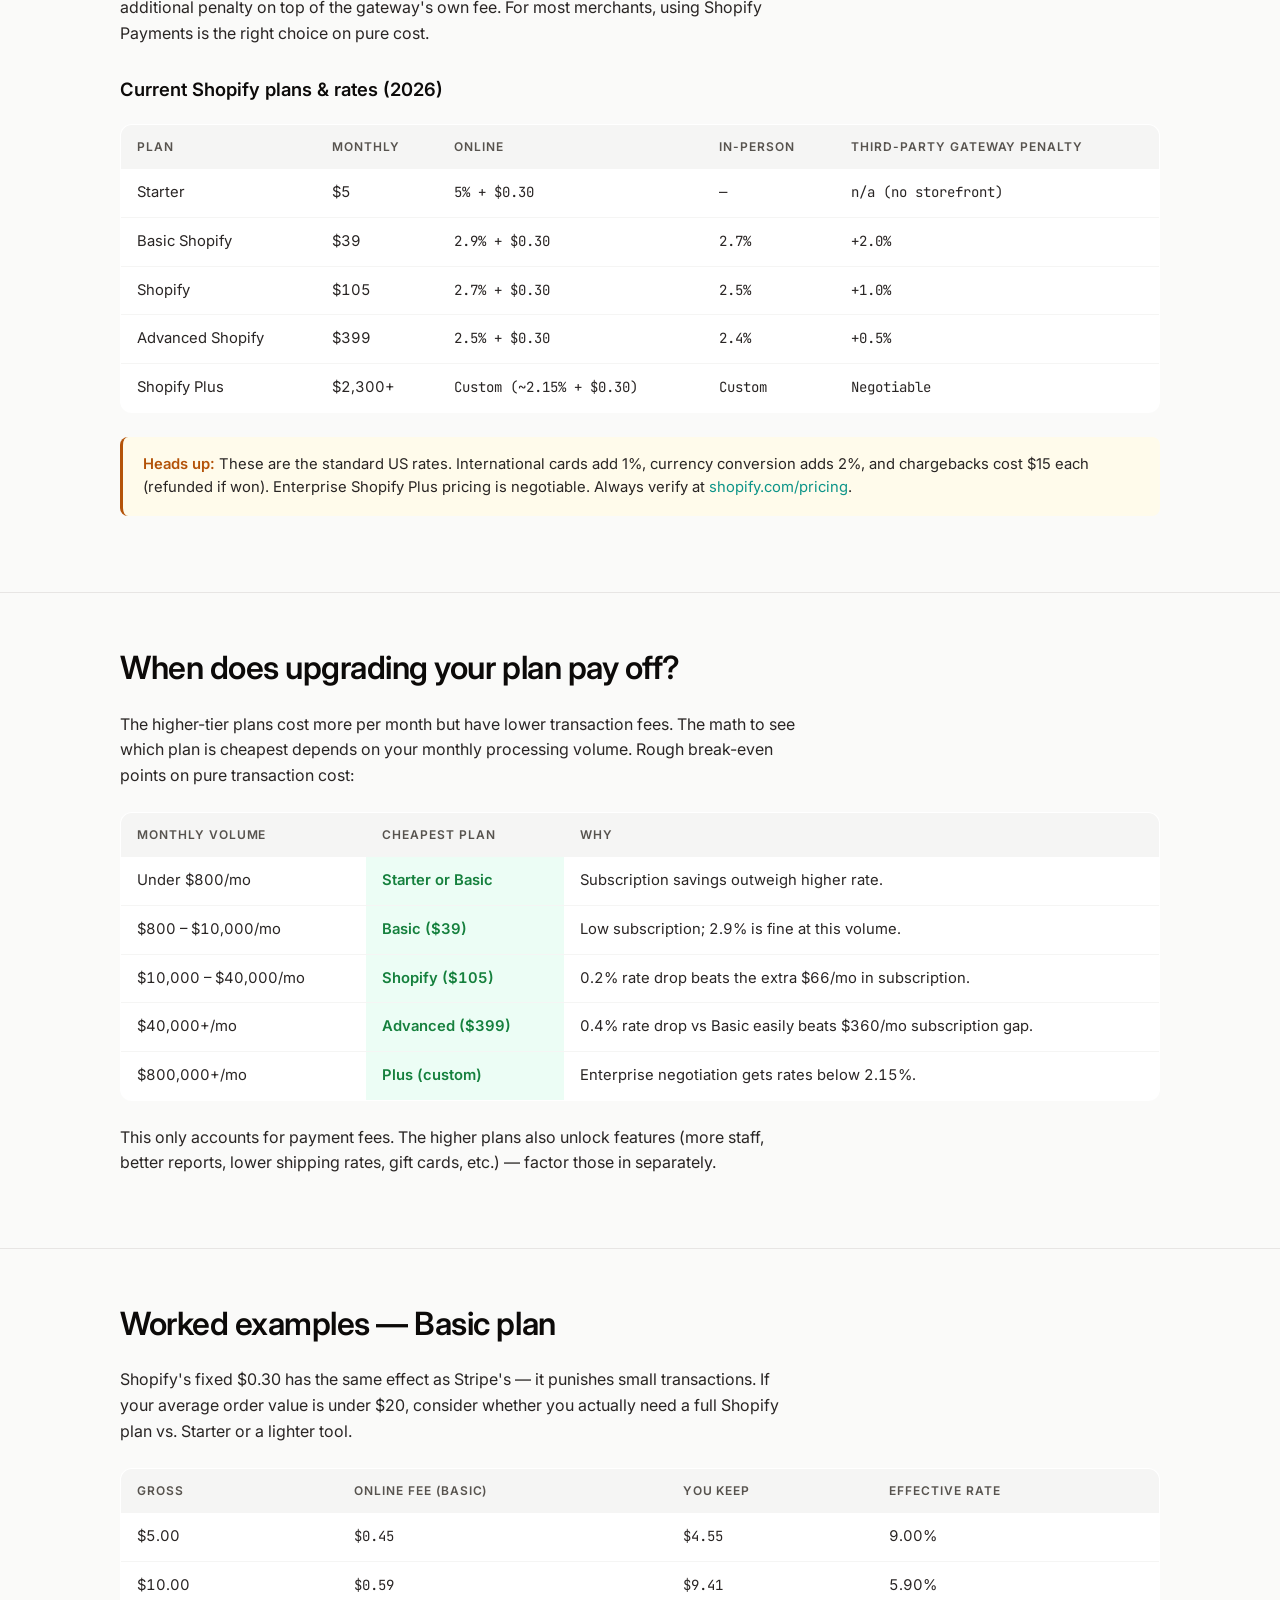
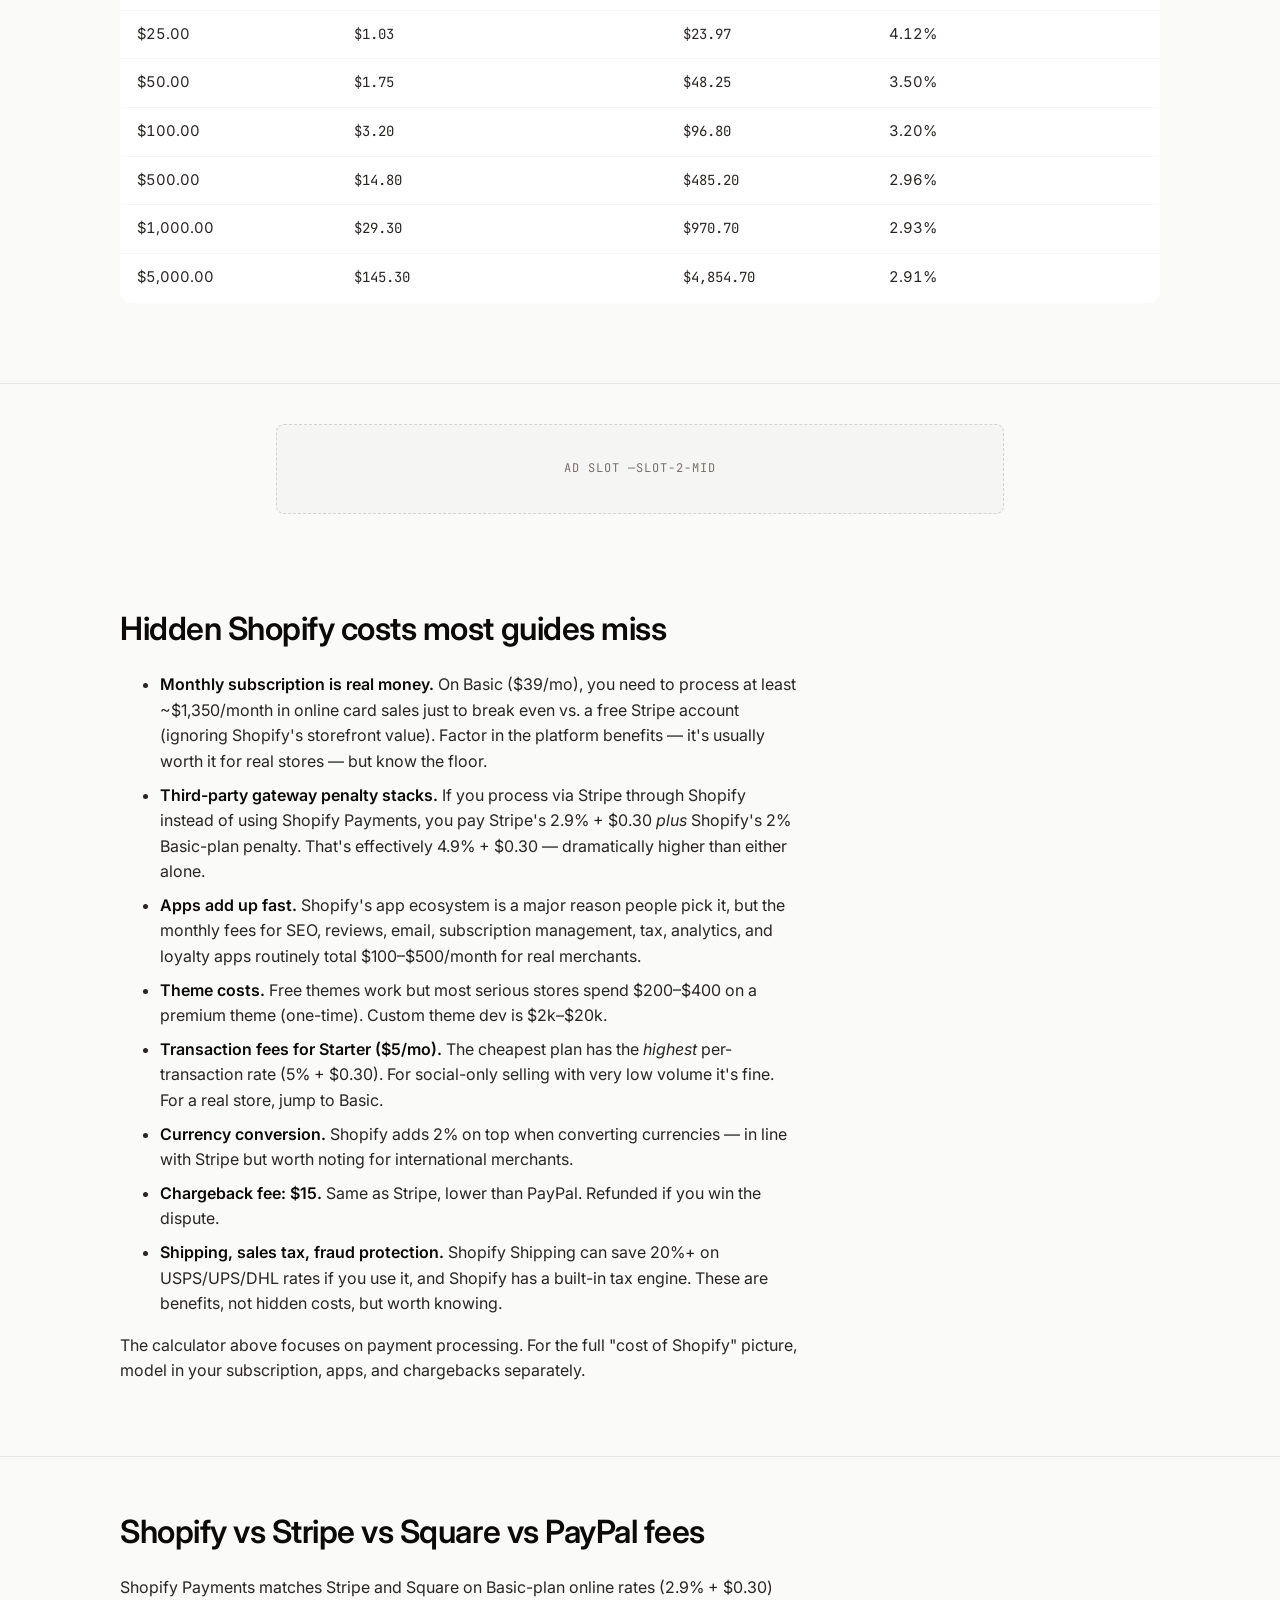
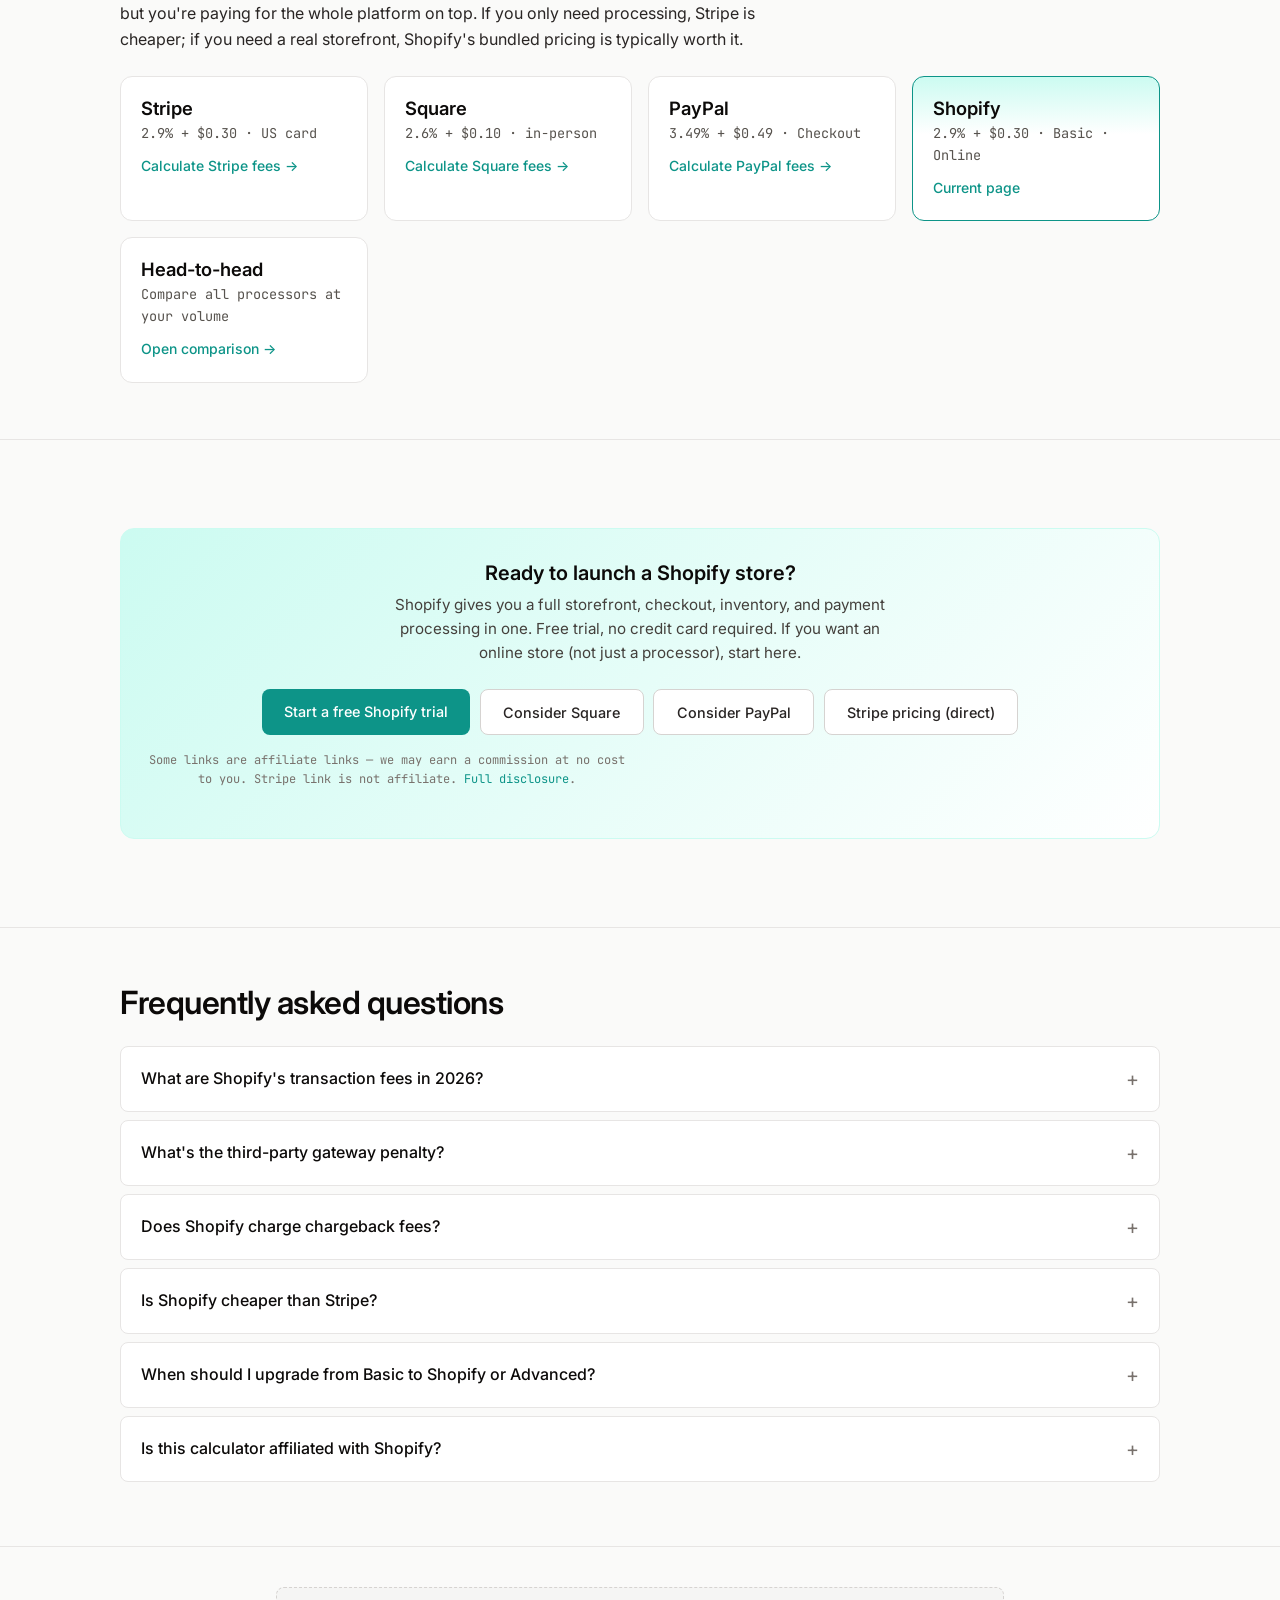
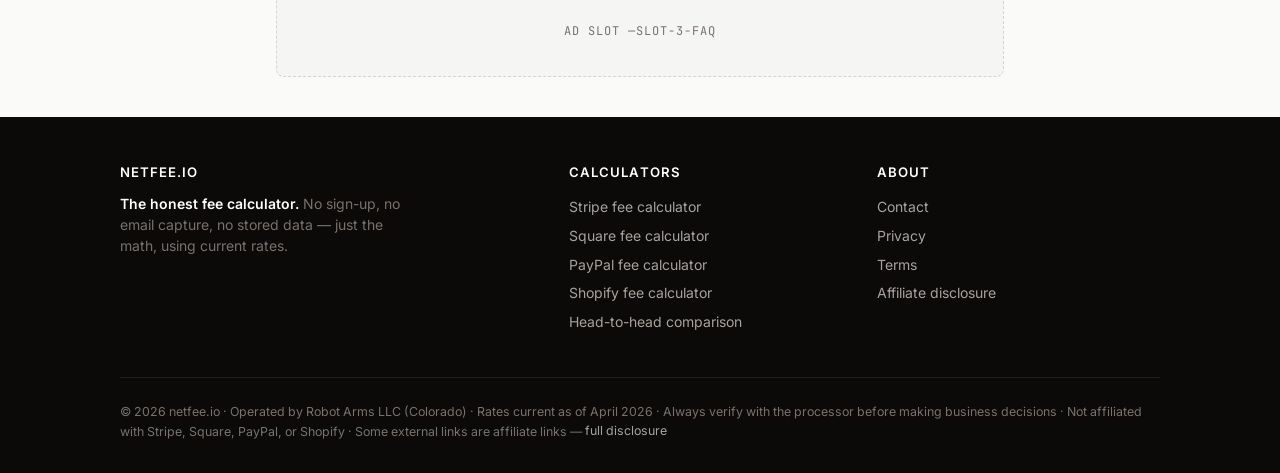
<file: shopify-fee-calculator.html>
<!DOCTYPE html>
<html lang="en">
<head>
  <meta charset="UTF-8">
  <meta name="viewport" content="width=device-width, initial-scale=1.0">
  <title>Shopify Fee Calculator (2026) — Basic, Shopify & Advanced Plans | netfee.io</title>
  <meta name="description" content="Calculate your exact Shopify Payments fee and net take-home across every plan (Starter, Basic, Shopify, Advanced). Current 2026 rates plus the third-party-gateway penalty.">
  <link rel="canonical" href="https://netfee.io/shopify-fee-calculator">

  <link rel="icon" type="image/svg+xml" href="/logo.svg">
  <link rel="apple-touch-icon" href="/apple-touch-icon.png">

  <meta property="og:title" content="Shopify Fee Calculator (2026) — All Plans">
  <meta property="og:description" content="Calculate Shopify Payments fees across Starter, Basic, Shopify, and Advanced plans. Current 2026 rates.">
  <meta property="og:url" content="https://netfee.io/shopify-fee-calculator">
  <meta property="og:type" content="website">
  <meta property="og:site_name" content="netfee.io">
  <meta property="og:image" content="https://netfee.io/og-image.png">
  <meta property="og:image:width" content="1200">
  <meta property="og:image:height" content="630">
  <meta name="twitter:image" content="https://netfee.io/og-image.png">

  <meta name="twitter:card" content="summary_large_image">
  <meta name="twitter:title" content="Shopify Fee Calculator (2026)">
  <meta name="twitter:description" content="Calculate Shopify fees across every plan. Current 2026 rates.">

  <script type="application/ld+json">
  {
    "@context": "https://schema.org",
    "@graph": [
      {
        "@type": "WebApplication",
        "name": "Shopify Fee Calculator",
        "url": "https://netfee.io/shopify-fee-calculator",
        "applicationCategory": "FinanceApplication",
        "operatingSystem": "Web",
        "offers": { "@type": "Offer", "price": "0", "priceCurrency": "USD" },
        "description": "Calculate exact Shopify Payments transaction fees across Starter, Basic, Shopify, and Advanced plans using current 2026 rates."
      },
      {
        "@type": "FAQPage",
        "mainEntity": [
          {
            "@type": "Question",
            "name": "What are Shopify's transaction fees in 2026?",
            "acceptedAnswer": {
              "@type": "Answer",
              "text": "On Shopify Payments, rates are 2.9% + $0.30 for Basic, 2.7% + $0.30 for Shopify, and 2.5% + $0.30 for Advanced on online card sales. In-person is 2.7%, 2.5%, and 2.4% respectively. Shopify Starter is 5% + $0.30 online. These are in addition to the monthly plan subscription ($5, $39, $105, or $399)."
            }
          },
          {
            "@type": "Question",
            "name": "What happens if I use a third-party gateway instead of Shopify Payments?",
            "acceptedAnswer": {
              "@type": "Answer",
              "text": "Shopify charges an additional transaction fee when you use a non-Shopify-Payments gateway: 2% on Basic, 1% on Shopify, and 0.5% on Advanced. This stacks on top of the gateway's own processing fees (e.g. Stripe's 2.9% + $0.30), making third-party gateways expensive on Shopify. Shopify Payments usually wins on pure cost."
            }
          },
          {
            "@type": "Question",
            "name": "Does Shopify charge chargeback fees?",
            "acceptedAnswer": {
              "@type": "Answer",
              "text": "Shopify charges $15 per chargeback, refunded if you win the dispute. This is in line with Stripe ($15) and lower than PayPal ($20). Square is the outlier with no chargeback fee."
            }
          },
          {
            "@type": "Question",
            "name": "Is Shopify cheaper than Stripe for e-commerce?",
            "acceptedAnswer": {
              "@type": "Answer",
              "text": "Per-transaction, Shopify Payments on the Basic plan matches Stripe exactly at 2.9% + $0.30. Where Shopify differs is the monthly subscription ($39+) and the full storefront platform. If you only need payment processing, Stripe is cheaper. If you want a complete store (checkout, inventory, themes, apps), Shopify's bundled cost is typically worth it."
            }
          }
        ]
      }
    ]
  }
  </script>

  <!-- Google AdSense (publisher: ca-pub-4144260522213667) -->
  <script async src="https://pagead2.googlesyndication.com/pagead/js/adsbygoogle.js?client=ca-pub-4144260522213667" crossorigin="anonymous"></script>

  <link rel="preconnect" href="https://fonts.googleapis.com">
  <link rel="preconnect" href="https://fonts.gstatic.com" crossorigin>
  <link href="https://fonts.googleapis.com/css2?family=Inter:wght@400;500;600;700&family=JetBrains+Mono:wght@400;500&display=swap" rel="stylesheet">
  <link rel="stylesheet" href="/styles.css">
</head>
<body>

  <nav>
    <div class="container">
      <a href="/" class="nav-logo">
        <span class="nav-logo-mark" aria-hidden="true"></span>
        <span>netfee.io</span>
      </a>
      <div class="nav-links">
        <a href="/stripe-fee-calculator">Stripe</a>
        <a href="/square-fee-calculator">Square</a>
        <a href="/paypal-fee-calculator">PayPal</a>
        <a href="/shopify-fee-calculator" class="active">Shopify</a>
        <a href="/compare">Compare</a>
      </div>
    </div>
  </nav>

  <main>
    <section class="hero">
      <div class="container">
        <h1>Shopify Fee Calculator</h1>
        <p class="lede">Enter your transaction amount. See your exact Shopify Payments fee and net take-home across every plan — Starter, Basic, Shopify, and Advanced — plus the third-party-gateway penalty, using current 2026 rates.</p>
        <p class="trust">No sign-up. No email. Nothing stored. <strong>Rates current as of April 2026.</strong></p>

        <div class="calc-wrap">
          <div class="calc-card">
            <div class="calc-title">Calculate your fee</div>

            <div class="input-group">
              <label for="amount">Transaction amount</label>
              <div class="input-wrap">
                <span class="prefix">$</span>
                <input type="number" id="amount" value="100.00" min="0.01" step="0.01" inputmode="decimal">
              </div>
            </div>

            <div class="input-group">
              <label for="paymentType">Plan &amp; payment type</label>
              <select id="paymentType">
                <option value="basic-online">Basic · Online (2.9% + $0.30)</option>
                <option value="basic-pos">Basic · In-person (2.7%)</option>
                <option value="shopify-online">Shopify · Online (2.7% + $0.30)</option>
                <option value="shopify-pos">Shopify · In-person (2.5%)</option>
                <option value="advanced-online">Advanced · Online (2.5% + $0.30)</option>
                <option value="starter-online">Starter · Online (5% + $0.30)</option>
                <option value="third-party-basic">Basic + third-party gateway (2% penalty on top of processor)</option>
              </select>
            </div>

            <div class="results" aria-live="polite">
              <div class="result-row">
                <span>Gross transaction</span>
                <strong id="r-amount">$100.00</strong>
              </div>
              <div class="result-row">
                <span id="r-fee-label">Shopify fee (2.9% + $0.30)</span>
                <strong id="r-fee">−$3.20</strong>
              </div>
              <div class="result-row total">
                <span>You receive</span>
                <strong id="r-net">$96.80</strong>
              </div>
            </div>

            <div class="rate-note" id="rate-note">Basic plan · online: 2.9% + $0.30 per successful charge. Plus $39/mo subscription.</div>
          </div>

          <div class="quick-card">
            <div class="calc-title">Quick reference — Basic plan online</div>
            <table class="quick-table" aria-label="Common transaction amounts and net take-home at Basic plan online rate">
              <thead>
                <tr>
                  <th>Transaction</th>
                  <th>Shopify fee</th>
                  <th>You keep</th>
                </tr>
              </thead>
              <tbody id="quick-body"></tbody>
            </table>
            <div class="rate-note" style="margin-top:1rem;">
              Assumes Shopify Payments on Basic plan at 2.9% + $0.30. Monthly subscription ($39) not included in this table.
            </div>
          </div>
        </div>
      </div>
    </section>

    <!-- Ad slot 1 -->
    <div class="container">
      <div class="ad-slot" data-slot="slot-1-hero" aria-hidden="true">
        <!-- AdSense in-article unit — paste <ins> block after approval -->
      </div>
    </div>

    <section class="content">
      <div class="container">
        <h2>How Shopify fees actually work</h2>
        <div class="prose">
          <p>Shopify is different from Stripe, Square, and PayPal — it's not <em>just</em> a payment processor. It's a full e-commerce platform (storefront, checkout, inventory, themes, apps), and the payment processing is just one piece. So your total cost has two parts:</p>
          <ol>
            <li><strong>A flat monthly subscription</strong> — $5 (Starter), $39 (Basic), $105 (Shopify), or $399 (Advanced).</li>
            <li><strong>Per-transaction fees</strong> — varies by plan and payment type, same formula as every other processor: <code>fee = (amount × rate%) + fixed</code></li>
          </ol>
          <p>On Shopify Payments (their built-in processor), a $100 online sale on the Basic plan costs <code>$100 × 0.029 + $0.30 = $3.20</code> — identical to Stripe. The plan upgrade to Shopify ($105/mo) drops the rate to 2.7% + $0.30, and Advanced ($399/mo) drops it to 2.5% + $0.30.</p>
          <p>If you use a <strong>third-party gateway</strong> instead of Shopify Payments, Shopify charges an additional penalty on top of the gateway's own fee. For most merchants, using Shopify Payments is the right choice on pure cost.</p>
        </div>

        <h3 style="margin-top: 2rem;">Current Shopify plans &amp; rates (2026)</h3>
        <table class="rates-table">
          <thead>
            <tr>
              <th>Plan</th>
              <th>Monthly</th>
              <th>Online</th>
              <th>In-person</th>
              <th>Third-party gateway penalty</th>
            </tr>
          </thead>
          <tbody>
            <tr>
              <td>Starter</td>
              <td>$5</td>
              <td class="rate">5% + $0.30</td>
              <td class="rate">—</td>
              <td class="rate">n/a (no storefront)</td>
            </tr>
            <tr>
              <td>Basic Shopify</td>
              <td>$39</td>
              <td class="rate">2.9% + $0.30</td>
              <td class="rate">2.7%</td>
              <td class="rate">+2.0%</td>
            </tr>
            <tr>
              <td>Shopify</td>
              <td>$105</td>
              <td class="rate">2.7% + $0.30</td>
              <td class="rate">2.5%</td>
              <td class="rate">+1.0%</td>
            </tr>
            <tr>
              <td>Advanced Shopify</td>
              <td>$399</td>
              <td class="rate">2.5% + $0.30</td>
              <td class="rate">2.4%</td>
              <td class="rate">+0.5%</td>
            </tr>
            <tr>
              <td>Shopify Plus</td>
              <td>$2,300+</td>
              <td class="rate">Custom (~2.15% + $0.30)</td>
              <td class="rate">Custom</td>
              <td class="rate">Negotiable</td>
            </tr>
          </tbody>
        </table>

        <div class="callout">
          <strong>Heads up:</strong> These are the standard US rates. International cards add 1%, currency conversion adds 2%, and chargebacks cost $15 each (refunded if won). Enterprise Shopify Plus pricing is negotiable. Always verify at <a href="https://www.shopify.com/pricing" rel="nofollow">shopify.com/pricing</a>.
        </div>
      </div>
    </section>

    <section class="content">
      <div class="container">
        <h2>When does upgrading your plan pay off?</h2>
        <div class="prose">
          <p>The higher-tier plans cost more per month but have lower transaction fees. The math to see which plan is cheapest depends on your monthly processing volume. Rough break-even points on pure transaction cost:</p>
        </div>

        <table class="rates-table">
          <thead>
            <tr>
              <th>Monthly volume</th>
              <th>Cheapest plan</th>
              <th>Why</th>
            </tr>
          </thead>
          <tbody>
            <tr><td>Under $800/mo</td><td class="winner">Starter or Basic</td><td>Subscription savings outweigh higher rate.</td></tr>
            <tr><td>$800 – $10,000/mo</td><td class="winner">Basic ($39)</td><td>Low subscription; 2.9% is fine at this volume.</td></tr>
            <tr><td>$10,000 – $40,000/mo</td><td class="winner">Shopify ($105)</td><td>0.2% rate drop beats the extra $66/mo in subscription.</td></tr>
            <tr><td>$40,000+/mo</td><td class="winner">Advanced ($399)</td><td>0.4% rate drop vs Basic easily beats $360/mo subscription gap.</td></tr>
            <tr><td>$800,000+/mo</td><td class="winner">Plus (custom)</td><td>Enterprise negotiation gets rates below 2.15%.</td></tr>
          </tbody>
        </table>

        <p class="prose" style="margin-top: 1.5rem;">This only accounts for payment fees. The higher plans also unlock features (more staff, better reports, lower shipping rates, gift cards, etc.) — factor those in separately.</p>
      </div>
    </section>

    <section class="content">
      <div class="container">
        <h2>Worked examples — Basic plan</h2>
        <p class="prose">Shopify's fixed $0.30 has the same effect as Stripe's — it punishes small transactions. If your average order value is under $20, consider whether you actually need a full Shopify plan vs. Starter or a lighter tool.</p>

        <table class="rates-table">
          <thead>
            <tr>
              <th>Gross</th>
              <th>Online fee (Basic)</th>
              <th>You keep</th>
              <th>Effective rate</th>
            </tr>
          </thead>
          <tbody>
            <tr><td>$5.00</td><td class="rate">$0.45</td><td class="rate">$4.55</td><td>9.00%</td></tr>
            <tr><td>$10.00</td><td class="rate">$0.59</td><td class="rate">$9.41</td><td>5.90%</td></tr>
            <tr><td>$25.00</td><td class="rate">$1.03</td><td class="rate">$23.97</td><td>4.12%</td></tr>
            <tr><td>$50.00</td><td class="rate">$1.75</td><td class="rate">$48.25</td><td>3.50%</td></tr>
            <tr><td>$100.00</td><td class="rate">$3.20</td><td class="rate">$96.80</td><td>3.20%</td></tr>
            <tr><td>$500.00</td><td class="rate">$14.80</td><td class="rate">$485.20</td><td>2.96%</td></tr>
            <tr><td>$1,000.00</td><td class="rate">$29.30</td><td class="rate">$970.70</td><td>2.93%</td></tr>
            <tr><td>$5,000.00</td><td class="rate">$145.30</td><td class="rate">$4,854.70</td><td>2.91%</td></tr>
          </tbody>
        </table>
      </div>
    </section>

    <!-- Ad slot 2 -->
    <div class="container">
      <div class="ad-slot" data-slot="slot-2-mid" aria-hidden="true">
        <!-- AdSense in-article unit — paste <ins> block after approval -->
      </div>
    </div>

    <section class="content">
      <div class="container">
        <h2>Hidden Shopify costs most guides miss</h2>
        <div class="prose">
          <ul>
            <li><strong>Monthly subscription is real money.</strong> On Basic ($39/mo), you need to process at least ~$1,350/month in online card sales just to break even vs. a free Stripe account (ignoring Shopify's storefront value). Factor in the platform benefits — it's usually worth it for real stores — but know the floor.</li>
            <li><strong>Third-party gateway penalty stacks.</strong> If you process via Stripe through Shopify instead of using Shopify Payments, you pay Stripe's 2.9% + $0.30 <em>plus</em> Shopify's 2% Basic-plan penalty. That's effectively 4.9% + $0.30 — dramatically higher than either alone.</li>
            <li><strong>Apps add up fast.</strong> Shopify's app ecosystem is a major reason people pick it, but the monthly fees for SEO, reviews, email, subscription management, tax, analytics, and loyalty apps routinely total $100–$500/month for real merchants.</li>
            <li><strong>Theme costs.</strong> Free themes work but most serious stores spend $200–$400 on a premium theme (one-time). Custom theme dev is $2k–$20k.</li>
            <li><strong>Transaction fees for Starter ($5/mo).</strong> The cheapest plan has the <em>highest</em> per-transaction rate (5% + $0.30). For social-only selling with very low volume it's fine. For a real store, jump to Basic.</li>
            <li><strong>Currency conversion.</strong> Shopify adds 2% on top when converting currencies — in line with Stripe but worth noting for international merchants.</li>
            <li><strong>Chargeback fee: $15.</strong> Same as Stripe, lower than PayPal. Refunded if you win the dispute.</li>
            <li><strong>Shipping, sales tax, fraud protection.</strong> Shopify Shipping can save 20%+ on USPS/UPS/DHL rates if you use it, and Shopify has a built-in tax engine. These are benefits, not hidden costs, but worth knowing.</li>
          </ul>
          <p>The calculator above focuses on payment processing. For the full "cost of Shopify" picture, model in your subscription, apps, and chargebacks separately.</p>
        </div>
      </div>
    </section>

    <section class="content">
      <div class="container">
        <h2>Shopify vs Stripe vs Square vs PayPal fees</h2>
        <p class="prose">Shopify Payments matches Stripe and Square on Basic-plan online rates (2.9% + $0.30) but you're paying for the whole platform on top. If you only need processing, Stripe is cheaper; if you need a real storefront, Shopify's bundled pricing is typically worth it.</p>

        <div class="compare-grid">
          <a href="/stripe-fee-calculator" class="compare-card">
            <h3>Stripe</h3>
            <div class="rate-line">2.9% + $0.30 · US card</div>
            <span class="link">Calculate Stripe fees →</span>
          </a>
          <a href="/square-fee-calculator" class="compare-card">
            <h3>Square</h3>
            <div class="rate-line">2.6% + $0.10 · in-person</div>
            <span class="link">Calculate Square fees →</span>
          </a>
          <a href="/paypal-fee-calculator" class="compare-card">
            <h3>PayPal</h3>
            <div class="rate-line">3.49% + $0.49 · Checkout</div>
            <span class="link">Calculate PayPal fees →</span>
          </a>
          <a href="/shopify-fee-calculator" class="compare-card current">
            <h3>Shopify</h3>
            <div class="rate-line">2.9% + $0.30 · Basic · Online</div>
            <span class="link">Current page</span>
          </a>
          <a href="/compare" class="compare-card">
            <h3>Head-to-head</h3>
            <div class="rate-line">Compare all processors at your volume</div>
            <span class="link">Open comparison →</span>
          </a>
        </div>
      </div>
    </section>

    <!-- Affiliate CTA block -->
    <section class="content">
      <div class="container">
        <div class="cta-block">
          <h3>Ready to launch a Shopify store?</h3>
          <p class="cta-lede">Shopify gives you a full storefront, checkout, inventory, and payment processing in one. Free trial, no credit card required. If you want an online store (not just a processor), start here.</p>
          <div class="cta-buttons">
            <a href="https://shopify.pxf.io/rEGVZB" class="cta-btn" rel="sponsored nofollow" target="_blank">Start a free Shopify trial</a>
            <a href="https://squareup.com/signup?ref=PLACEHOLDER-SQUARE" class="cta-btn secondary" rel="sponsored nofollow" target="_blank">Consider Square</a>
            <a href="https://www.paypal.com/business?ref=PLACEHOLDER-PAYPAL" class="cta-btn secondary" rel="sponsored nofollow" target="_blank">Consider PayPal</a>
            <a href="https://stripe.com/pricing" class="cta-btn secondary" rel="nofollow" target="_blank">Stripe pricing (direct)</a>
          </div>
          <p class="cta-disclosure">Some links are affiliate links — we may earn a commission at no cost to you. Stripe link is not affiliate. <a href="/terms#affiliate-disclosure">Full disclosure</a>.</p>
        </div>
      </div>
    </section>

    <section class="content">
      <div class="container">
        <h2>Frequently asked questions</h2>

        <details class="faq">
          <summary>What are Shopify's transaction fees in 2026?</summary>
          <div class="answer">
            On Shopify Payments: Basic is <strong>2.9% + $0.30</strong> online and 2.7% in-person, Shopify is 2.7% + $0.30 online and 2.5% in-person, and Advanced is 2.5% + $0.30 online and 2.4% in-person. Shopify Starter is 5% + $0.30 online. These are in addition to the monthly subscription.
          </div>
        </details>

        <details class="faq">
          <summary>What's the third-party gateway penalty?</summary>
          <div class="answer">
            If you use a non-Shopify-Payments gateway (e.g. Stripe, Authorize.net), Shopify adds an extra transaction fee: <strong>2% on Basic, 1% on Shopify, 0.5% on Advanced</strong>. This stacks on top of the gateway's own processing fee, making third-party gateways meaningfully more expensive than Shopify Payments for most merchants.
          </div>
        </details>

        <details class="faq">
          <summary>Does Shopify charge chargeback fees?</summary>
          <div class="answer">
            Yes — <strong>$15 per chargeback</strong>. Refunded if you win the dispute. Same as Stripe, lower than PayPal's $20, and higher than Square's $0.
          </div>
        </details>

        <details class="faq">
          <summary>Is Shopify cheaper than Stripe?</summary>
          <div class="answer">
            On pure per-transaction cost, Shopify Payments on Basic matches Stripe exactly (2.9% + $0.30). Higher Shopify plans are cheaper per-transaction, but you're paying a monthly subscription. If you only need payment processing, Stripe is cheaper. If you need a full storefront, Shopify's bundle is usually worth it.
          </div>
        </details>

        <details class="faq">
          <summary>When should I upgrade from Basic to Shopify or Advanced?</summary>
          <div class="answer">
            Rough break-even on pure transaction cost: upgrade to Shopify ($105/mo) around <strong>$10,000+/month in online sales</strong>, and to Advanced ($399/mo) around <strong>$40,000+/month</strong>. But higher plans also unlock features (more staff accounts, advanced reports, lower shipping rates, gift cards), so factor those in.
          </div>
        </details>

        <details class="faq">
          <summary>Is this calculator affiliated with Shopify?</summary>
          <div class="answer">
            netfee.io participates in Shopify's affiliate program. If you click through and sign up for Shopify from this page, we may earn a commission at no additional cost to you. This doesn't influence the rates we publish — we show the same numbers whether Shopify has an affiliate program or not.
          </div>
        </details>
      </div>
    </section>

    <!-- Ad slot 3 -->
    <div class="container">
      <div class="ad-slot" data-slot="slot-3-faq" aria-hidden="true">
        <!-- AdSense in-article unit — paste <ins> block after approval -->
      </div>
    </div>
  </main>

  <footer>
    <div class="container">
      <div>
        <h4>netfee.io</h4>
        <p class="brand-line"><strong>The honest fee calculator.</strong> No sign-up, no email capture, no stored data — just the math, using current rates.</p>
      </div>
      <div>
        <h4>Calculators</h4>
        <a href="/stripe-fee-calculator">Stripe fee calculator</a>
        <a href="/square-fee-calculator">Square fee calculator</a>
        <a href="/paypal-fee-calculator">PayPal fee calculator</a>
        <a href="/shopify-fee-calculator">Shopify fee calculator</a>
        <a href="/compare">Head-to-head comparison</a>
      </div>
      <div>
        <h4>About</h4>
        <a href="/contact">Contact</a>
        <a href="/privacy">Privacy</a>
        <a href="/terms">Terms</a>
        <a href="/terms#affiliate-disclosure">Affiliate disclosure</a>
      </div>
      <div class="legal">
        © 2026 netfee.io · Operated by Robot Arms LLC (Colorado) · Rates current as of April 2026 · Always verify with the processor before making business decisions · Not affiliated with Stripe, Square, PayPal, or Shopify · Some external links are affiliate links — <a href="/terms#affiliate-disclosure">full disclosure</a>
      </div>
    </div>
  </footer>

  <script>
    const RATES = {
      'basic-online':      { pct: 0.029, fixed: 0.30, label: 'Basic · Online (2.9% + $0.30)' },
      'basic-pos':         { pct: 0.027, fixed: 0.00, label: 'Basic · In-person (2.7%)' },
      'shopify-online':    { pct: 0.027, fixed: 0.30, label: 'Shopify · Online (2.7% + $0.30)' },
      'shopify-pos':       { pct: 0.025, fixed: 0.00, label: 'Shopify · In-person (2.5%)' },
      'advanced-online':   { pct: 0.025, fixed: 0.30, label: 'Advanced · Online (2.5% + $0.30)' },
      'starter-online':    { pct: 0.05,  fixed: 0.30, label: 'Starter · Online (5% + $0.30)' },
      'third-party-basic': { pct: 0.049, fixed: 0.30, label: 'Basic + third-party (4.9% + $0.30 combined)' }
    };

    const NOTE = {
      'basic-online':      'Basic plan · online: 2.9% + $0.30 per successful charge. Plus $39/mo subscription.',
      'basic-pos':         'Basic plan · in-person: 2.7% per transaction (no fixed fee in-person). Plus $39/mo.',
      'shopify-online':    'Shopify plan · online: 2.7% + $0.30 per charge. Plus $105/mo subscription.',
      'shopify-pos':       'Shopify plan · in-person: 2.5% per transaction. Plus $105/mo.',
      'advanced-online':   'Advanced plan · online: 2.5% + $0.30. Plus $399/mo subscription.',
      'starter-online':    'Starter · online: 5% + $0.30. For social-only selling with very low volume. Plus $5/mo.',
      'third-party-basic': 'Using a third-party gateway on Basic: Stripe-equivalent 2.9% + $0.30 plus Shopify\'s 2% penalty = 4.9% + $0.30 all-in. Avoid unless you have a specific reason.'
    };

    const $ = id => document.getElementById(id);
    const fmt = n => '$' + n.toLocaleString('en-US', { minimumFractionDigits: 2, maximumFractionDigits: 2 });

    function calcFee(amount, rateKey) {
      const r = RATES[rateKey];
      return amount * r.pct + r.fixed;
    }

    function updateCalc() {
      const amt = parseFloat($('amount').value) || 0;
      const type = $('paymentType').value;
      const fee = calcFee(amt, type);
      const net = Math.max(0, amt - fee);

      $('r-amount').textContent = fmt(amt);
      $('r-fee').textContent = '−' + fmt(fee);
      $('r-net').textContent = fmt(net);
      $('r-fee-label').textContent = 'Shopify fee — ' + RATES[type].label.replace(/[()]/g, '').replace(/^[^a-zA-Z]+/, '');
      $('rate-note').textContent = NOTE[type];
    }
    $('amount').addEventListener('input', updateCalc);
    $('paymentType').addEventListener('change', updateCalc);

    const quickAmounts = [10, 25, 50, 100, 250, 500, 1000, 2500, 5000];
    const quickBody = $('quick-body');
    quickAmounts.forEach(amt => {
      const fee = calcFee(amt, 'basic-online');
      const net = amt - fee;
      const tr = document.createElement('tr');
      tr.innerHTML = `<td>${fmt(amt)}</td><td>${fmt(fee)}</td><td class="net">${fmt(net)}</td>`;
      quickBody.appendChild(tr);
    });

    updateCalc();
  </script>

</body>
</html>
</file>
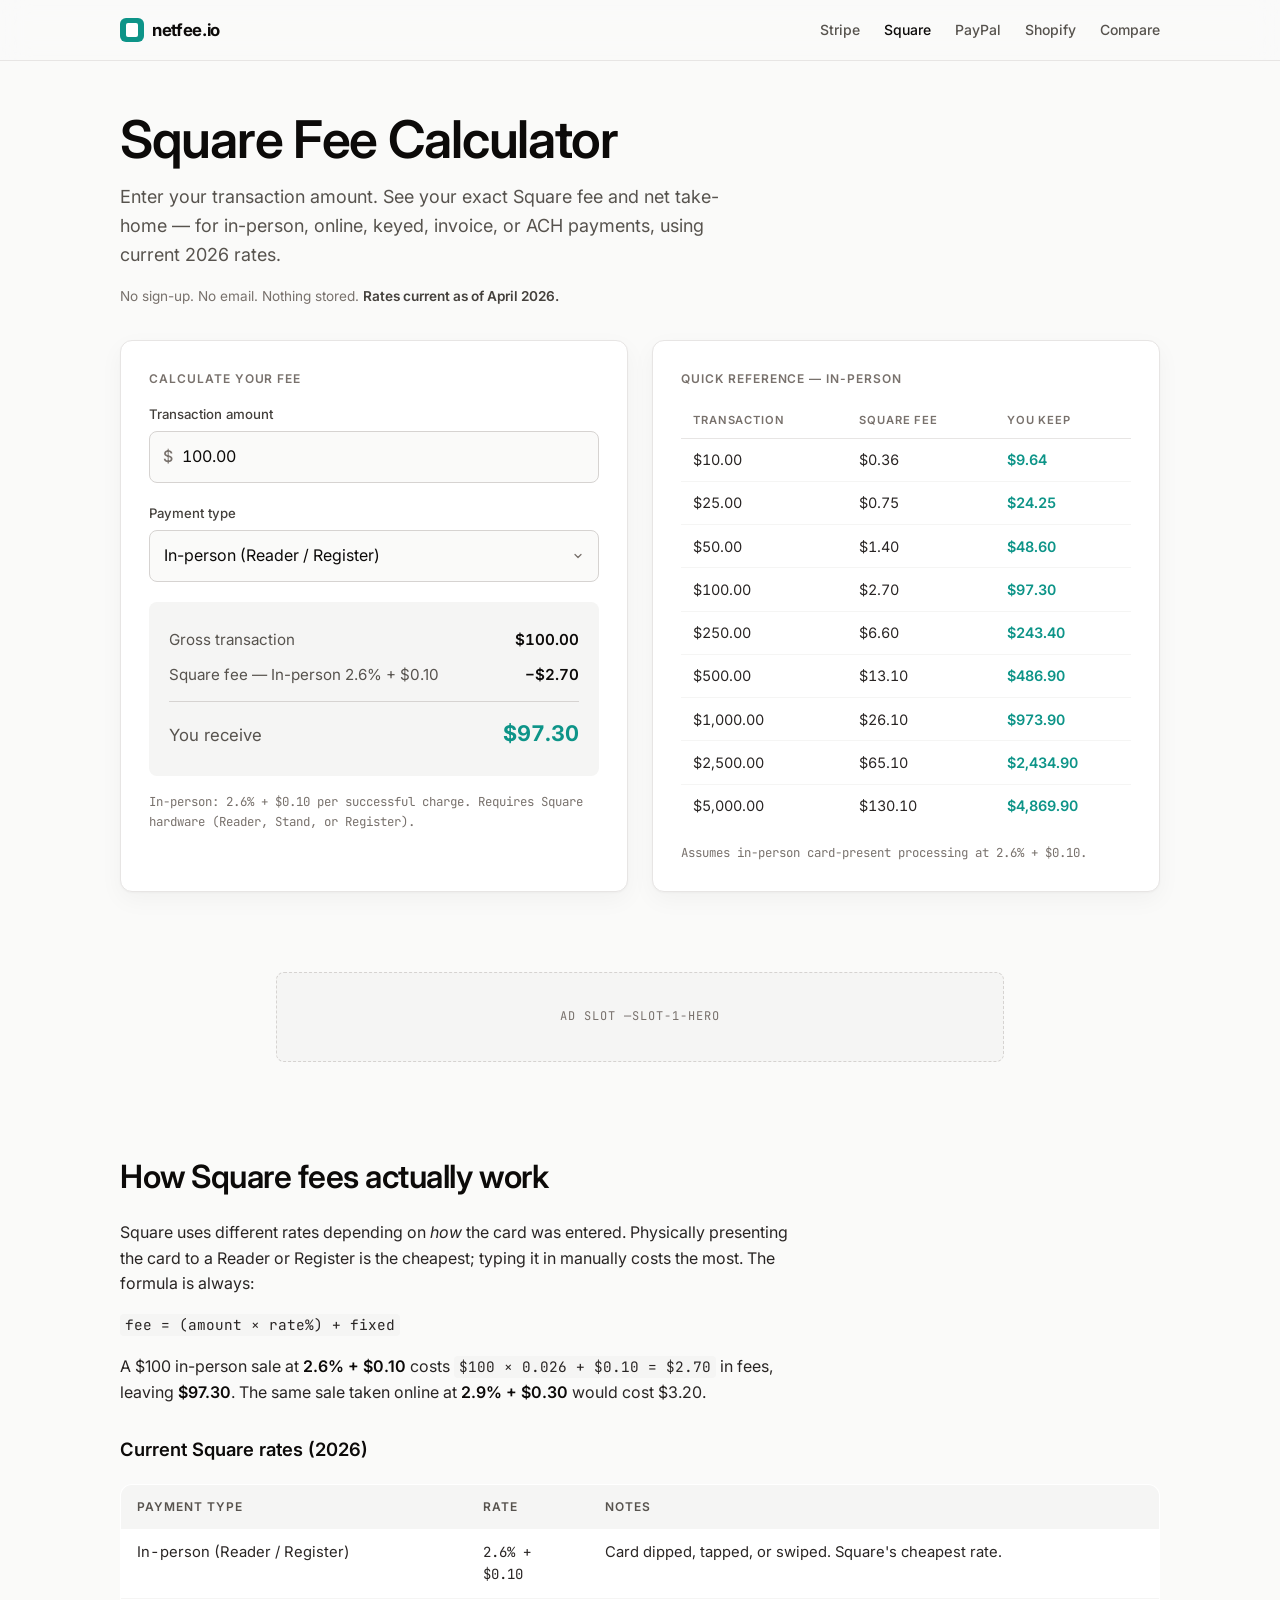
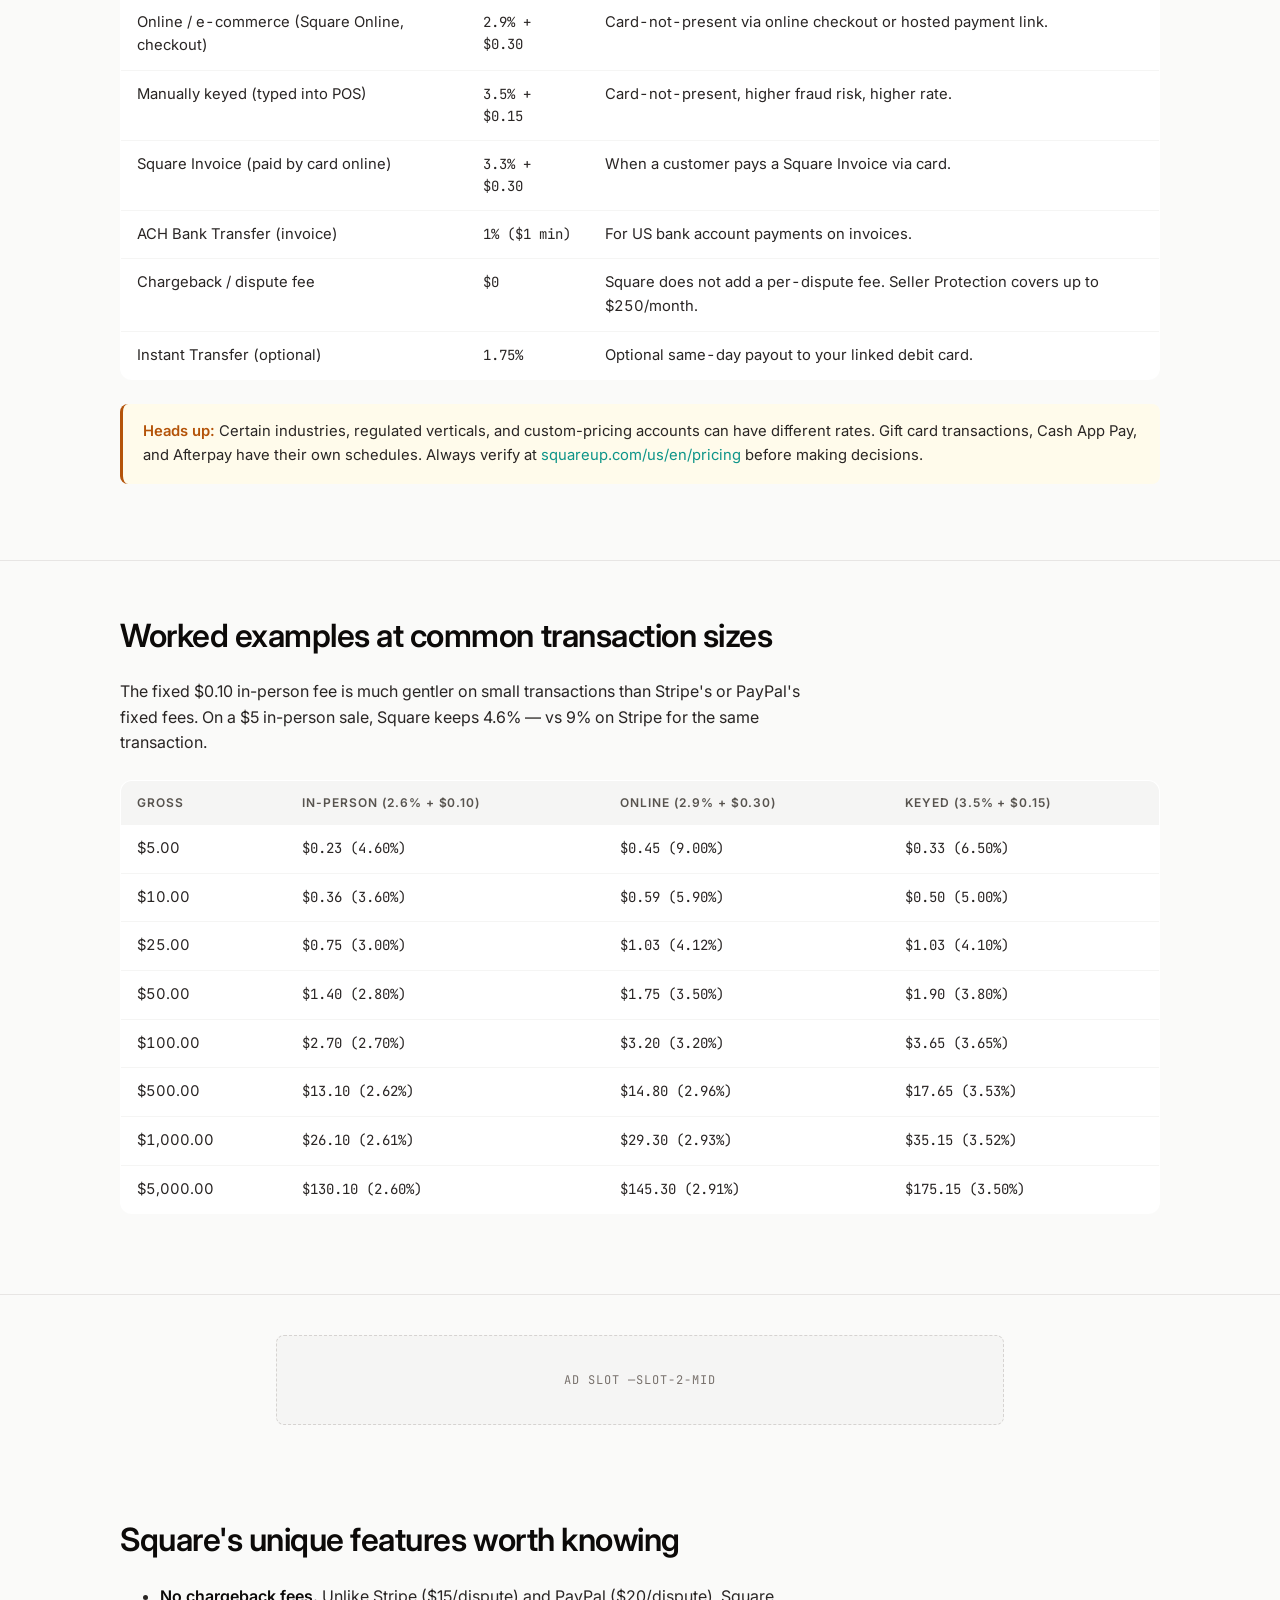
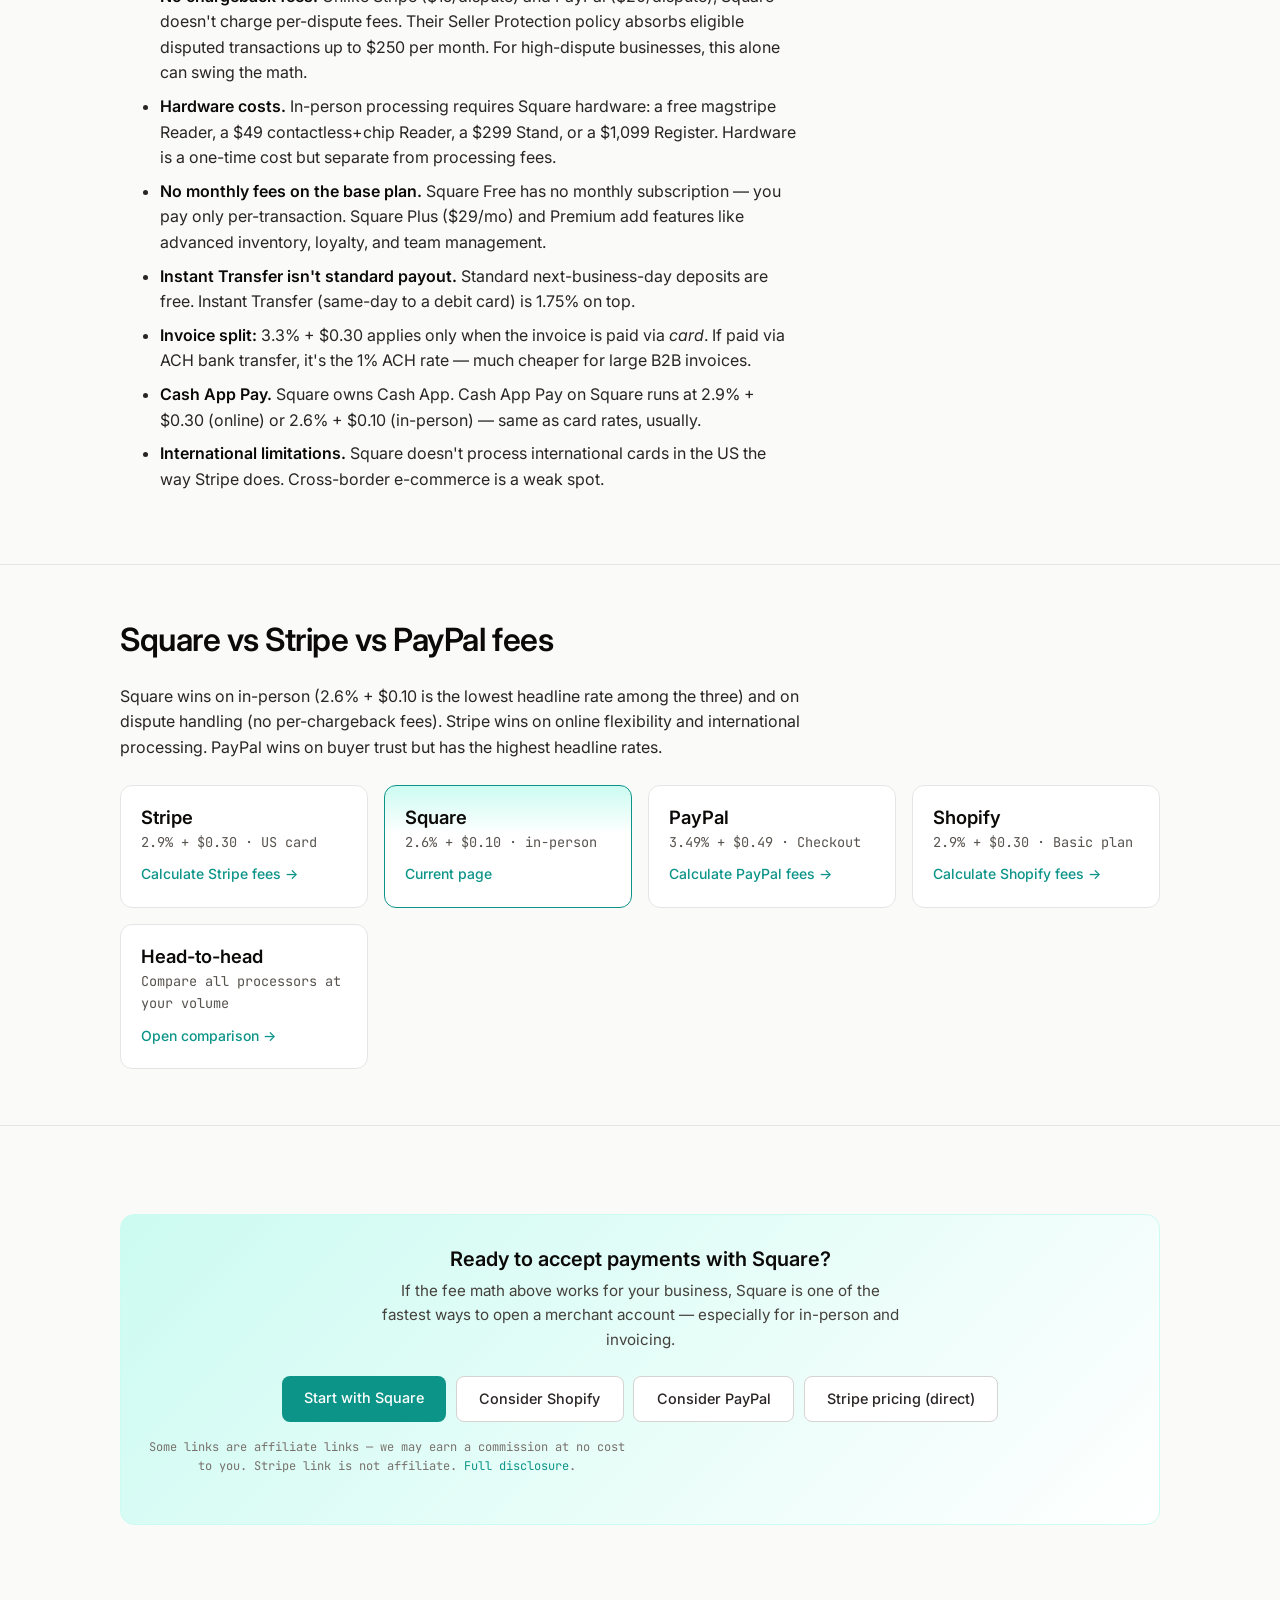
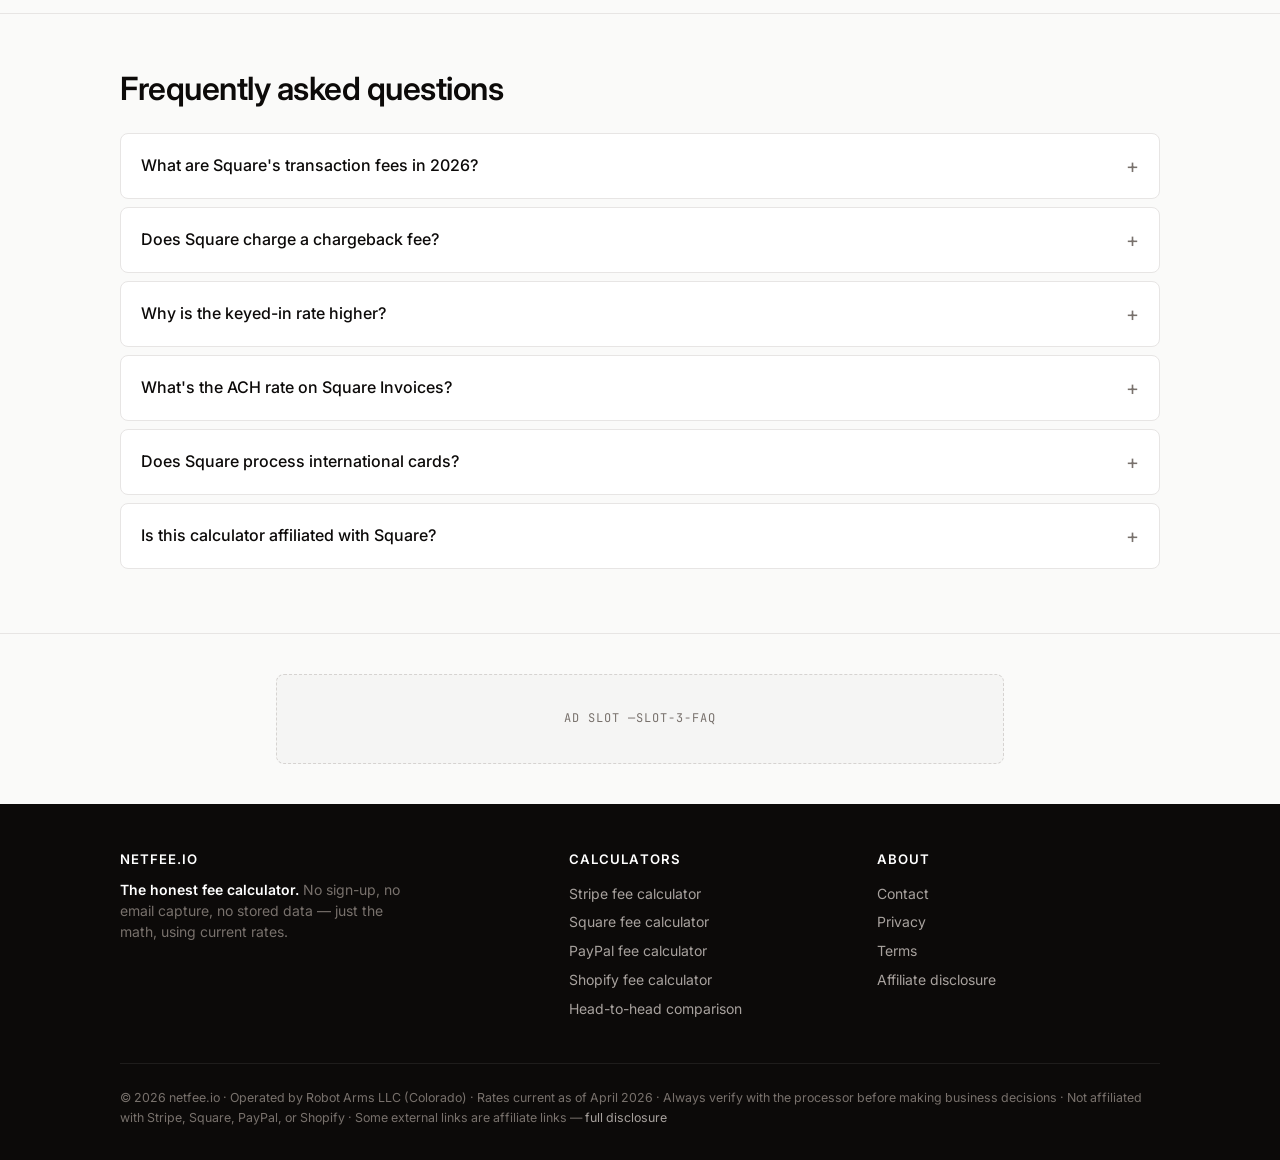
<file: square-fee-calculator.html>
<!DOCTYPE html>
<html lang="en">
<head>
  <meta charset="UTF-8">
  <meta name="viewport" content="width=device-width, initial-scale=1.0">
  <title>Square Fee Calculator (2026) — In-Person, Online, Keyed | netfee.io</title>
  <meta name="description" content="Calculate your exact Square transaction fee and net take-home for in-person, online, keyed, or invoice payments. Current 2026 rates.">
  <link rel="canonical" href="https://netfee.io/square-fee-calculator">

  <link rel="icon" type="image/svg+xml" href="/logo.svg">
  <link rel="apple-touch-icon" href="/apple-touch-icon.png">

  <meta property="og:title" content="Square Fee Calculator (2026) — Exact Fees in Real Time">
  <meta property="og:description" content="Calculate your exact Square fee and net take-home for any amount. Current 2026 rates for in-person, online, keyed, and invoice payments.">
  <meta property="og:url" content="https://netfee.io/square-fee-calculator">
  <meta property="og:type" content="website">
  <meta property="og:site_name" content="netfee.io">
  <meta property="og:image" content="https://netfee.io/og-image.png">
  <meta property="og:image:width" content="1200">
  <meta property="og:image:height" content="630">
  <meta name="twitter:image" content="https://netfee.io/og-image.png">

  <meta name="twitter:card" content="summary_large_image">
  <meta name="twitter:title" content="Square Fee Calculator (2026)">
  <meta name="twitter:description" content="Calculate your exact Square fee and net take-home. Current 2026 rates.">

  <script type="application/ld+json">
  {
    "@context": "https://schema.org",
    "@graph": [
      {
        "@type": "WebApplication",
        "name": "Square Fee Calculator",
        "url": "https://netfee.io/square-fee-calculator",
        "applicationCategory": "FinanceApplication",
        "operatingSystem": "Web",
        "offers": { "@type": "Offer", "price": "0", "priceCurrency": "USD" },
        "description": "Calculate exact Square transaction fees and net take-home for any amount using current 2026 rates."
      },
      {
        "@type": "FAQPage",
        "mainEntity": [
          {
            "@type": "Question",
            "name": "What are Square's transaction fees in 2026?",
            "acceptedAnswer": {
              "@type": "Answer",
              "text": "Square charges 2.6% + $0.10 for in-person payments (card dipped, tapped, or swiped via Square Reader or Register), 2.9% + $0.30 for online payments and invoices paid online, 3.5% + $0.15 for manually keyed (card-not-present) entries, and 3.3% + $0.30 for Square Invoices paid by card."
            }
          },
          {
            "@type": "Question",
            "name": "Does Square charge a chargeback fee?",
            "acceptedAnswer": {
              "@type": "Answer",
              "text": "Square does not charge a per-dispute fee the way Stripe and PayPal do. Square's Seller Protection absorbs eligible disputed transactions up to $250 per month at no cost. For transactions outside that coverage, Square handles the dispute process but won't add a fixed fee on top of the refund."
            }
          },
          {
            "@type": "Question",
            "name": "Why is the keyed (typed-in) rate higher than the in-person rate?",
            "acceptedAnswer": {
              "@type": "Answer",
              "text": "Keyed entries are treated as card-not-present by card networks, which carry a higher fraud risk and higher interchange costs. That's why Square (and most processors) charge more for manually typed-in card numbers (3.5% + $0.15) than for dipped, tapped, or swiped cards (2.6% + $0.10)."
            }
          },
          {
            "@type": "Question",
            "name": "What's the ACH bank transfer fee on Square?",
            "acceptedAnswer": {
              "@type": "Answer",
              "text": "Square charges 1% for ACH Bank Transfer (invoice payments via bank account) with a minimum of $1 per transaction. For large invoices, this is much cheaper than card processing — a $5,000 ACH invoice costs $50 in fees vs $145.30 on card."
            }
          }
        ]
      }
    ]
  }
  </script>

  <!-- Google AdSense (publisher: ca-pub-4144260522213667) -->
  <script async src="https://pagead2.googlesyndication.com/pagead/js/adsbygoogle.js?client=ca-pub-4144260522213667" crossorigin="anonymous"></script>

  <link rel="preconnect" href="https://fonts.googleapis.com">
  <link rel="preconnect" href="https://fonts.gstatic.com" crossorigin>
  <link href="https://fonts.googleapis.com/css2?family=Inter:wght@400;500;600;700&family=JetBrains+Mono:wght@400;500&display=swap" rel="stylesheet">
  <link rel="stylesheet" href="/styles.css">
</head>
<body>

  <nav>
    <div class="container">
      <a href="/" class="nav-logo">
        <span class="nav-logo-mark" aria-hidden="true"></span>
        <span>netfee.io</span>
      </a>
      <div class="nav-links">
        <a href="/stripe-fee-calculator">Stripe</a>
        <a href="/square-fee-calculator" class="active">Square</a>
        <a href="/paypal-fee-calculator">PayPal</a>
        <a href="/shopify-fee-calculator">Shopify</a>
        <a href="/compare">Compare</a>
      </div>
    </div>
  </nav>

  <main>
    <section class="hero">
      <div class="container">
        <h1>Square Fee Calculator</h1>
        <p class="lede">Enter your transaction amount. See your exact Square fee and net take-home — for in-person, online, keyed, invoice, or ACH payments, using current 2026 rates.</p>
        <p class="trust">No sign-up. No email. Nothing stored. <strong>Rates current as of April 2026.</strong></p>

        <div class="calc-wrap">
          <div class="calc-card">
            <div class="calc-title">Calculate your fee</div>

            <div class="input-group">
              <label for="amount">Transaction amount</label>
              <div class="input-wrap">
                <span class="prefix">$</span>
                <input type="number" id="amount" value="100.00" min="0.01" step="0.01" inputmode="decimal">
              </div>
            </div>

            <div class="input-group">
              <label for="paymentType">Payment type</label>
              <select id="paymentType">
                <option value="in-person">In-person (Reader / Register)</option>
                <option value="online">Online / e-commerce</option>
                <option value="keyed">Manually keyed (card-not-present)</option>
                <option value="invoice">Square Invoice (paid by card)</option>
                <option value="ach">ACH Bank Transfer (invoice)</option>
              </select>
            </div>

            <div class="results" aria-live="polite">
              <div class="result-row">
                <span>Gross transaction</span>
                <strong id="r-amount">$100.00</strong>
              </div>
              <div class="result-row">
                <span id="r-fee-label">Square fee (2.6% + $0.10)</span>
                <strong id="r-fee">−$2.70</strong>
              </div>
              <div class="result-row total">
                <span>You receive</span>
                <strong id="r-net">$97.30</strong>
              </div>
            </div>

            <div class="rate-note" id="rate-note">In-person: 2.6% + $0.10 per successful charge</div>
          </div>

          <div class="quick-card">
            <div class="calc-title">Quick reference — in-person</div>
            <table class="quick-table" aria-label="Common transaction amounts and net take-home at in-person rate">
              <thead>
                <tr>
                  <th>Transaction</th>
                  <th>Square fee</th>
                  <th>You keep</th>
                </tr>
              </thead>
              <tbody id="quick-body"></tbody>
            </table>
            <div class="rate-note" style="margin-top:1rem;">
              Assumes in-person card-present processing at 2.6% + $0.10.
            </div>
          </div>
        </div>
      </div>
    </section>

    <!-- Ad slot 1 -->
    <div class="container">
      <div class="ad-slot" data-slot="slot-1-hero" aria-hidden="true">
        <!-- AdSense in-article unit — paste <ins> block after approval -->
      </div>
    </div>

    <section class="content">
      <div class="container">
        <h2>How Square fees actually work</h2>
        <div class="prose">
          <p>Square uses different rates depending on <em>how</em> the card was entered. Physically presenting the card to a Reader or Register is the cheapest; typing it in manually costs the most. The formula is always:</p>
          <p><code>fee = (amount × rate%) + fixed</code></p>
          <p>A $100 in-person sale at <strong>2.6% + $0.10</strong> costs <code>$100 × 0.026 + $0.10 = $2.70</code> in fees, leaving <strong>$97.30</strong>. The same sale taken online at <strong>2.9% + $0.30</strong> would cost $3.20.</p>
        </div>

        <h3 style="margin-top: 2rem;">Current Square rates (2026)</h3>
        <table class="rates-table">
          <thead>
            <tr>
              <th>Payment type</th>
              <th>Rate</th>
              <th>Notes</th>
            </tr>
          </thead>
          <tbody>
            <tr>
              <td>In-person (Reader / Register)</td>
              <td class="rate">2.6% + $0.10</td>
              <td>Card dipped, tapped, or swiped. Square's cheapest rate.</td>
            </tr>
            <tr>
              <td>Online / e-commerce (Square Online, checkout)</td>
              <td class="rate">2.9% + $0.30</td>
              <td>Card-not-present via online checkout or hosted payment link.</td>
            </tr>
            <tr>
              <td>Manually keyed (typed into POS)</td>
              <td class="rate">3.5% + $0.15</td>
              <td>Card-not-present, higher fraud risk, higher rate.</td>
            </tr>
            <tr>
              <td>Square Invoice (paid by card online)</td>
              <td class="rate">3.3% + $0.30</td>
              <td>When a customer pays a Square Invoice via card.</td>
            </tr>
            <tr>
              <td>ACH Bank Transfer (invoice)</td>
              <td class="rate">1% ($1 min)</td>
              <td>For US bank account payments on invoices.</td>
            </tr>
            <tr>
              <td>Chargeback / dispute fee</td>
              <td class="rate">$0</td>
              <td>Square does not add a per-dispute fee. Seller Protection covers up to $250/month.</td>
            </tr>
            <tr>
              <td>Instant Transfer (optional)</td>
              <td class="rate">1.75%</td>
              <td>Optional same-day payout to your linked debit card.</td>
            </tr>
          </tbody>
        </table>

        <div class="callout">
          <strong>Heads up:</strong> Certain industries, regulated verticals, and custom-pricing accounts can have different rates. Gift card transactions, Cash App Pay, and Afterpay have their own schedules. Always verify at <a href="https://squareup.com/us/en/pricing" rel="nofollow">squareup.com/us/en/pricing</a> before making decisions.
        </div>
      </div>
    </section>

    <section class="content">
      <div class="container">
        <h2>Worked examples at common transaction sizes</h2>
        <p class="prose">The fixed $0.10 in-person fee is much gentler on small transactions than Stripe's or PayPal's fixed fees. On a $5 in-person sale, Square keeps 4.6% — vs 9% on Stripe for the same transaction.</p>

        <table class="rates-table">
          <thead>
            <tr>
              <th>Gross</th>
              <th>In-person (2.6% + $0.10)</th>
              <th>Online (2.9% + $0.30)</th>
              <th>Keyed (3.5% + $0.15)</th>
            </tr>
          </thead>
          <tbody>
            <tr><td>$5.00</td><td class="rate">$0.23 (4.60%)</td><td class="rate">$0.45 (9.00%)</td><td class="rate">$0.33 (6.50%)</td></tr>
            <tr><td>$10.00</td><td class="rate">$0.36 (3.60%)</td><td class="rate">$0.59 (5.90%)</td><td class="rate">$0.50 (5.00%)</td></tr>
            <tr><td>$25.00</td><td class="rate">$0.75 (3.00%)</td><td class="rate">$1.03 (4.12%)</td><td class="rate">$1.03 (4.10%)</td></tr>
            <tr><td>$50.00</td><td class="rate">$1.40 (2.80%)</td><td class="rate">$1.75 (3.50%)</td><td class="rate">$1.90 (3.80%)</td></tr>
            <tr><td>$100.00</td><td class="rate">$2.70 (2.70%)</td><td class="rate">$3.20 (3.20%)</td><td class="rate">$3.65 (3.65%)</td></tr>
            <tr><td>$500.00</td><td class="rate">$13.10 (2.62%)</td><td class="rate">$14.80 (2.96%)</td><td class="rate">$17.65 (3.53%)</td></tr>
            <tr><td>$1,000.00</td><td class="rate">$26.10 (2.61%)</td><td class="rate">$29.30 (2.93%)</td><td class="rate">$35.15 (3.52%)</td></tr>
            <tr><td>$5,000.00</td><td class="rate">$130.10 (2.60%)</td><td class="rate">$145.30 (2.91%)</td><td class="rate">$175.15 (3.50%)</td></tr>
          </tbody>
        </table>
      </div>
    </section>

    <!-- Ad slot 2 -->
    <div class="container">
      <div class="ad-slot" data-slot="slot-2-mid" aria-hidden="true">
        <!-- AdSense in-article unit — paste <ins> block after approval -->
      </div>
    </div>

    <section class="content">
      <div class="container">
        <h2>Square's unique features worth knowing</h2>
        <div class="prose">
          <ul>
            <li><strong>No chargeback fees.</strong> Unlike Stripe ($15/dispute) and PayPal ($20/dispute), Square doesn't charge per-dispute fees. Their Seller Protection policy absorbs eligible disputed transactions up to $250 per month. For high-dispute businesses, this alone can swing the math.</li>
            <li><strong>Hardware costs.</strong> In-person processing requires Square hardware: a free magstripe Reader, a $49 contactless+chip Reader, a $299 Stand, or a $1,099 Register. Hardware is a one-time cost but separate from processing fees.</li>
            <li><strong>No monthly fees on the base plan.</strong> Square Free has no monthly subscription — you pay only per-transaction. Square Plus ($29/mo) and Premium add features like advanced inventory, loyalty, and team management.</li>
            <li><strong>Instant Transfer isn't standard payout.</strong> Standard next-business-day deposits are free. Instant Transfer (same-day to a debit card) is 1.75% on top.</li>
            <li><strong>Invoice split:</strong> 3.3% + $0.30 applies only when the invoice is paid via <em>card</em>. If paid via ACH bank transfer, it's the 1% ACH rate — much cheaper for large B2B invoices.</li>
            <li><strong>Cash App Pay.</strong> Square owns Cash App. Cash App Pay on Square runs at 2.9% + $0.30 (online) or 2.6% + $0.10 (in-person) — same as card rates, usually.</li>
            <li><strong>International limitations.</strong> Square doesn't process international cards in the US the way Stripe does. Cross-border e-commerce is a weak spot.</li>
          </ul>
        </div>
      </div>
    </section>

    <section class="content">
      <div class="container">
        <h2>Square vs Stripe vs PayPal fees</h2>
        <p class="prose">Square wins on in-person (2.6% + $0.10 is the lowest headline rate among the three) and on dispute handling (no per-chargeback fees). Stripe wins on online flexibility and international processing. PayPal wins on buyer trust but has the highest headline rates.</p>

        <div class="compare-grid">
          <a href="/stripe-fee-calculator" class="compare-card">
            <h3>Stripe</h3>
            <div class="rate-line">2.9% + $0.30 · US card</div>
            <span class="link">Calculate Stripe fees →</span>
          </a>
          <a href="/square-fee-calculator" class="compare-card current">
            <h3>Square</h3>
            <div class="rate-line">2.6% + $0.10 · in-person</div>
            <span class="link">Current page</span>
          </a>
          <a href="/paypal-fee-calculator" class="compare-card">
            <h3>PayPal</h3>
            <div class="rate-line">3.49% + $0.49 · Checkout</div>
            <span class="link">Calculate PayPal fees →</span>
          </a>
          <a href="/shopify-fee-calculator" class="compare-card">
            <h3>Shopify</h3>
            <div class="rate-line">2.9% + $0.30 · Basic plan</div>
            <span class="link">Calculate Shopify fees →</span>
          </a>
          <a href="/compare" class="compare-card">
            <h3>Head-to-head</h3>
            <div class="rate-line">Compare all processors at your volume</div>
            <span class="link">Open comparison →</span>
          </a>
        </div>
      </div>
    </section>

    <!-- Affiliate CTA block -->
    <section class="content">
      <div class="container">
        <div class="cta-block">
          <h3>Ready to accept payments with Square?</h3>
          <p class="cta-lede">If the fee math above works for your business, Square is one of the fastest ways to open a merchant account — especially for in-person and invoicing.</p>
          <div class="cta-buttons">
            <a href="https://squareup.com/signup?ref=PLACEHOLDER-SQUARE" class="cta-btn" rel="sponsored nofollow" target="_blank">Start with Square</a>
            <a href="https://shopify.pxf.io/rEGVZB" class="cta-btn secondary" rel="sponsored nofollow" target="_blank">Consider Shopify</a>
            <a href="https://www.paypal.com/business?ref=PLACEHOLDER-PAYPAL" class="cta-btn secondary" rel="sponsored nofollow" target="_blank">Consider PayPal</a>
            <a href="https://stripe.com/pricing" class="cta-btn secondary" rel="nofollow" target="_blank">Stripe pricing (direct)</a>
          </div>
          <p class="cta-disclosure">Some links are affiliate links — we may earn a commission at no cost to you. Stripe link is not affiliate. <a href="/terms#affiliate-disclosure">Full disclosure</a>.</p>
        </div>
      </div>
    </section>

    <section class="content">
      <div class="container">
        <h2>Frequently asked questions</h2>

        <details class="faq">
          <summary>What are Square's transaction fees in 2026?</summary>
          <div class="answer">
            Square charges <strong>2.6% + $0.10</strong> for in-person, <strong>2.9% + $0.30</strong> for online and e-commerce, <strong>3.5% + $0.15</strong> for manually keyed (card-not-present typed entries), and <strong>3.3% + $0.30</strong> for Square Invoices paid by card.
          </div>
        </details>

        <details class="faq">
          <summary>Does Square charge a chargeback fee?</summary>
          <div class="answer">
            No per-dispute fee. Square's Seller Protection absorbs eligible disputes up to $250/month. This is a material difference from Stripe ($15/dispute) and PayPal ($20/dispute) for high-volume merchants.
          </div>
        </details>

        <details class="faq">
          <summary>Why is the keyed-in rate higher?</summary>
          <div class="answer">
            Manually typed card entries are treated as card-not-present by the card networks, which carry higher interchange and fraud costs. That's why keyed entries cost 3.5% + $0.15 vs 2.6% + $0.10 for dipped/tapped cards.
          </div>
        </details>

        <details class="faq">
          <summary>What's the ACH rate on Square Invoices?</summary>
          <div class="answer">
            <strong>1% per transaction (min $1)</strong>. On a $5,000 B2B invoice, that's $50 via ACH vs $145.30 if paid by card. For large-ticket invoices, always prefer ACH if your customer will authorize it.
          </div>
        </details>

        <details class="faq">
          <summary>Does Square process international cards?</summary>
          <div class="answer">
            Limited support. Square is primarily a domestic US/UK/CA/AU/JP processor — cross-border e-commerce is better served by Stripe. If a large portion of your customers pay with non-US cards, compare Stripe's international + currency conversion rates in our <a href="/stripe-fee-calculator">Stripe calculator</a>.
          </div>
        </details>

        <details class="faq">
          <summary>Is this calculator affiliated with Square?</summary>
          <div class="answer">
            No. netfee.io is independent. We participate in Square's affiliate program via Impact.com — if you click through to Square from this page and sign up, we may earn a commission. This doesn't influence the rates we publish.
          </div>
        </details>
      </div>
    </section>

    <!-- Ad slot 3 -->
    <div class="container">
      <div class="ad-slot" data-slot="slot-3-faq" aria-hidden="true">
        <!-- AdSense in-article unit — paste <ins> block after approval -->
      </div>
    </div>
  </main>

  <footer>
    <div class="container">
      <div>
        <h4>netfee.io</h4>
        <p class="brand-line"><strong>The honest fee calculator.</strong> No sign-up, no email capture, no stored data — just the math, using current rates.</p>
      </div>
      <div>
        <h4>Calculators</h4>
        <a href="/stripe-fee-calculator">Stripe fee calculator</a>
        <a href="/square-fee-calculator">Square fee calculator</a>
        <a href="/paypal-fee-calculator">PayPal fee calculator</a>
        <a href="/shopify-fee-calculator">Shopify fee calculator</a>
        <a href="/compare">Head-to-head comparison</a>
      </div>
      <div>
        <h4>About</h4>
        <a href="/contact">Contact</a>
        <a href="/privacy">Privacy</a>
        <a href="/terms">Terms</a>
        <a href="/terms#affiliate-disclosure">Affiliate disclosure</a>
      </div>
      <div class="legal">
        © 2026 netfee.io · Operated by Robot Arms LLC (Colorado) · Rates current as of April 2026 · Always verify with the processor before making business decisions · Not affiliated with Stripe, Square, PayPal, or Shopify · Some external links are affiliate links — <a href="/terms#affiliate-disclosure">full disclosure</a>
      </div>
    </div>
  </footer>

  <script>
    const RATES = {
      'in-person': { pct: 0.026, fixed: 0.10, cap: null, label: 'In-person (2.6% + $0.10)' },
      'online':    { pct: 0.029, fixed: 0.30, cap: null, label: 'Online (2.9% + $0.30)' },
      'keyed':     { pct: 0.035, fixed: 0.15, cap: null, label: 'Keyed (3.5% + $0.15)' },
      'invoice':   { pct: 0.033, fixed: 0.30, cap: null, label: 'Invoice paid by card (3.3% + $0.30)' },
      'ach':       { pct: 0.01,  fixed: 0.00, cap: null, min: 1.00, label: 'ACH Bank Transfer (1%, $1 min)' }
    };

    const NOTE = {
      'in-person': 'In-person: 2.6% + $0.10 per successful charge. Requires Square hardware (Reader, Stand, or Register).',
      'online':    'Online / e-commerce: 2.9% + $0.30. Square Online checkout, hosted payment pages.',
      'keyed':     'Keyed: 3.5% + $0.15. Card-not-present, higher fraud risk, higher rate.',
      'invoice':   'Square Invoice paid by card: 3.3% + $0.30. If paid by ACH, it\'s the ACH rate instead.',
      'ach':       'ACH: 1% per transaction, $1 minimum. Great for large B2B invoices.'
    };

    const $ = id => document.getElementById(id);
    const fmt = n => '$' + n.toLocaleString('en-US', { minimumFractionDigits: 2, maximumFractionDigits: 2 });

    function calcFee(amount, rateKey) {
      const r = RATES[rateKey];
      let fee = amount * r.pct + r.fixed;
      if (r.cap !== null) fee = Math.min(fee, r.cap);
      if (r.min !== undefined) fee = Math.max(fee, r.min);
      return fee;
    }

    function updateCalc() {
      const amt = parseFloat($('amount').value) || 0;
      const type = $('paymentType').value;
      const fee = calcFee(amt, type);
      const net = Math.max(0, amt - fee);

      $('r-amount').textContent = fmt(amt);
      $('r-fee').textContent = '−' + fmt(fee);
      $('r-net').textContent = fmt(net);
      $('r-fee-label').textContent = 'Square fee — ' + RATES[type].label.replace(/[()]/g, '').replace(/^[^a-zA-Z]+/, '');
      $('rate-note').textContent = NOTE[type];
    }
    $('amount').addEventListener('input', updateCalc);
    $('paymentType').addEventListener('change', updateCalc);

    const quickAmounts = [10, 25, 50, 100, 250, 500, 1000, 2500, 5000];
    const quickBody = $('quick-body');
    quickAmounts.forEach(amt => {
      const fee = calcFee(amt, 'in-person');
      const net = amt - fee;
      const tr = document.createElement('tr');
      tr.innerHTML = `<td>${fmt(amt)}</td><td>${fmt(fee)}</td><td class="net">${fmt(net)}</td>`;
      quickBody.appendChild(tr);
    });

    updateCalc();
  </script>

</body>
</html>
</file>
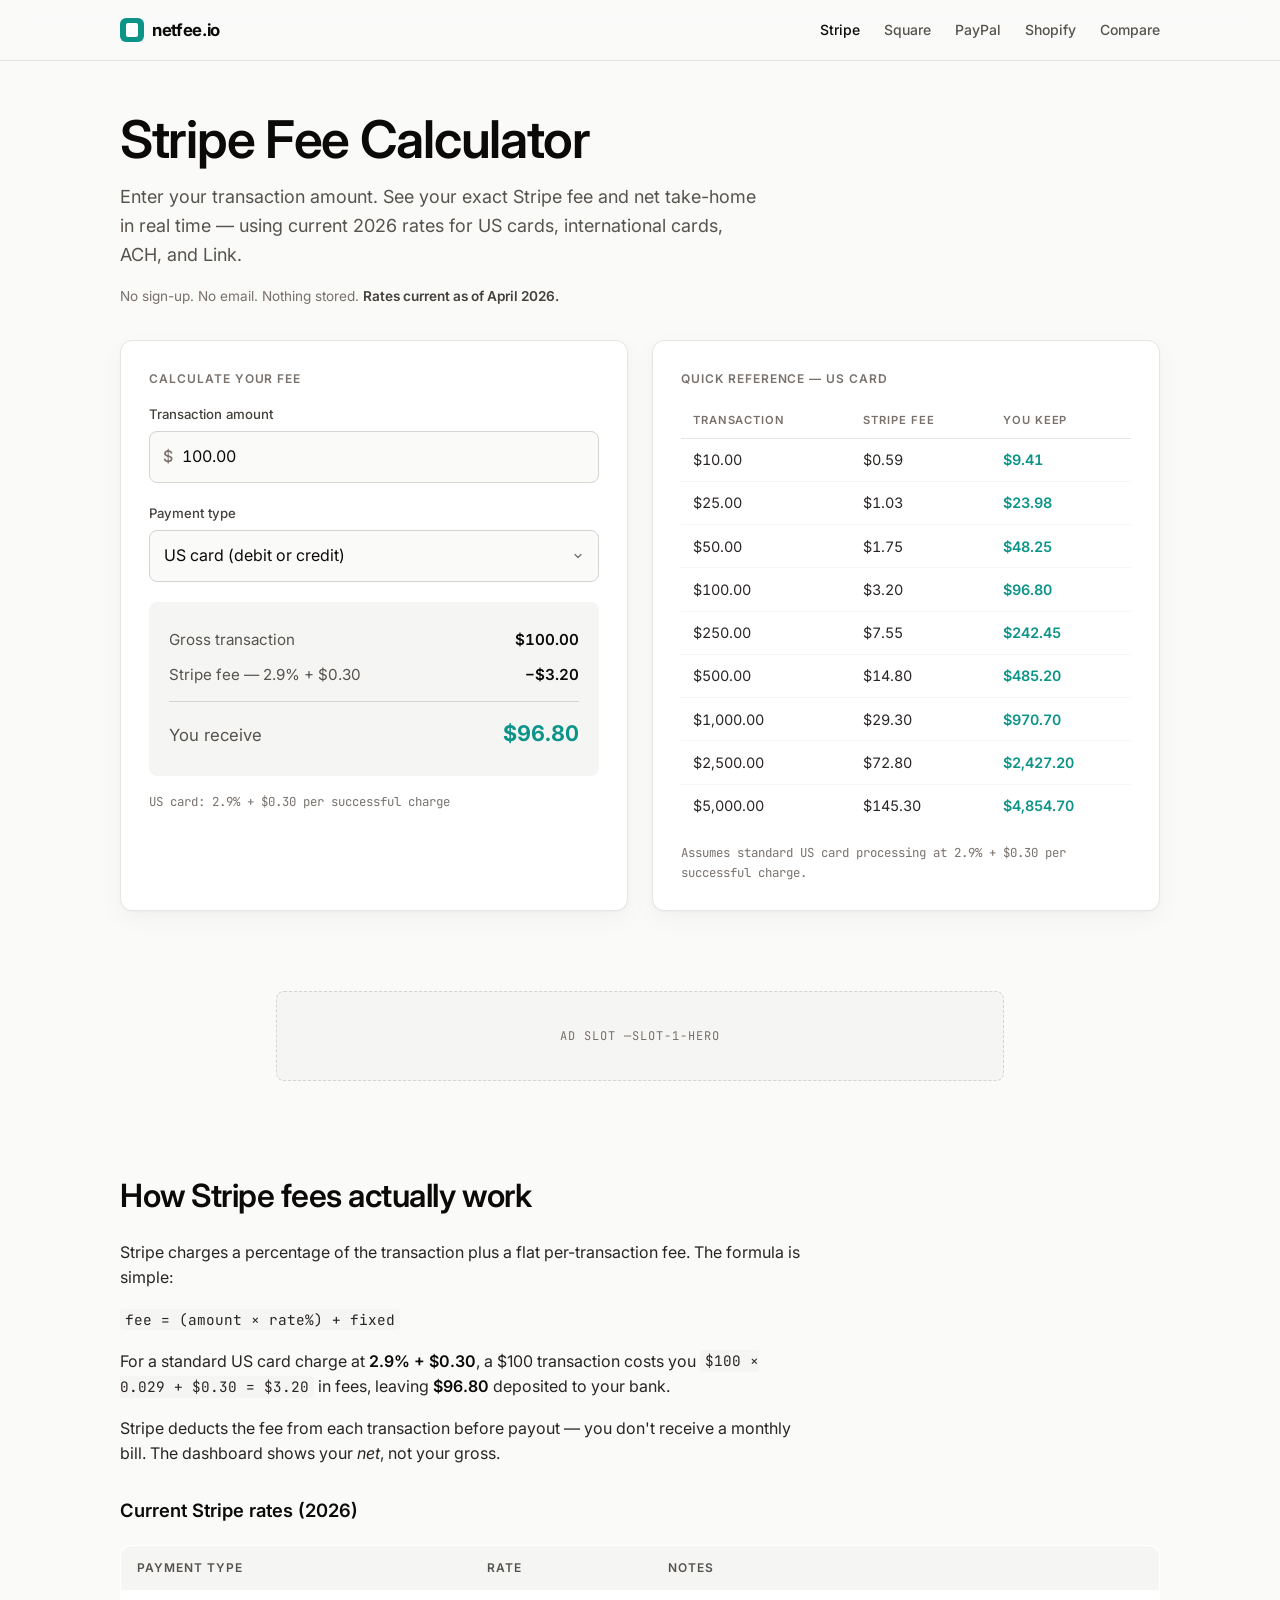
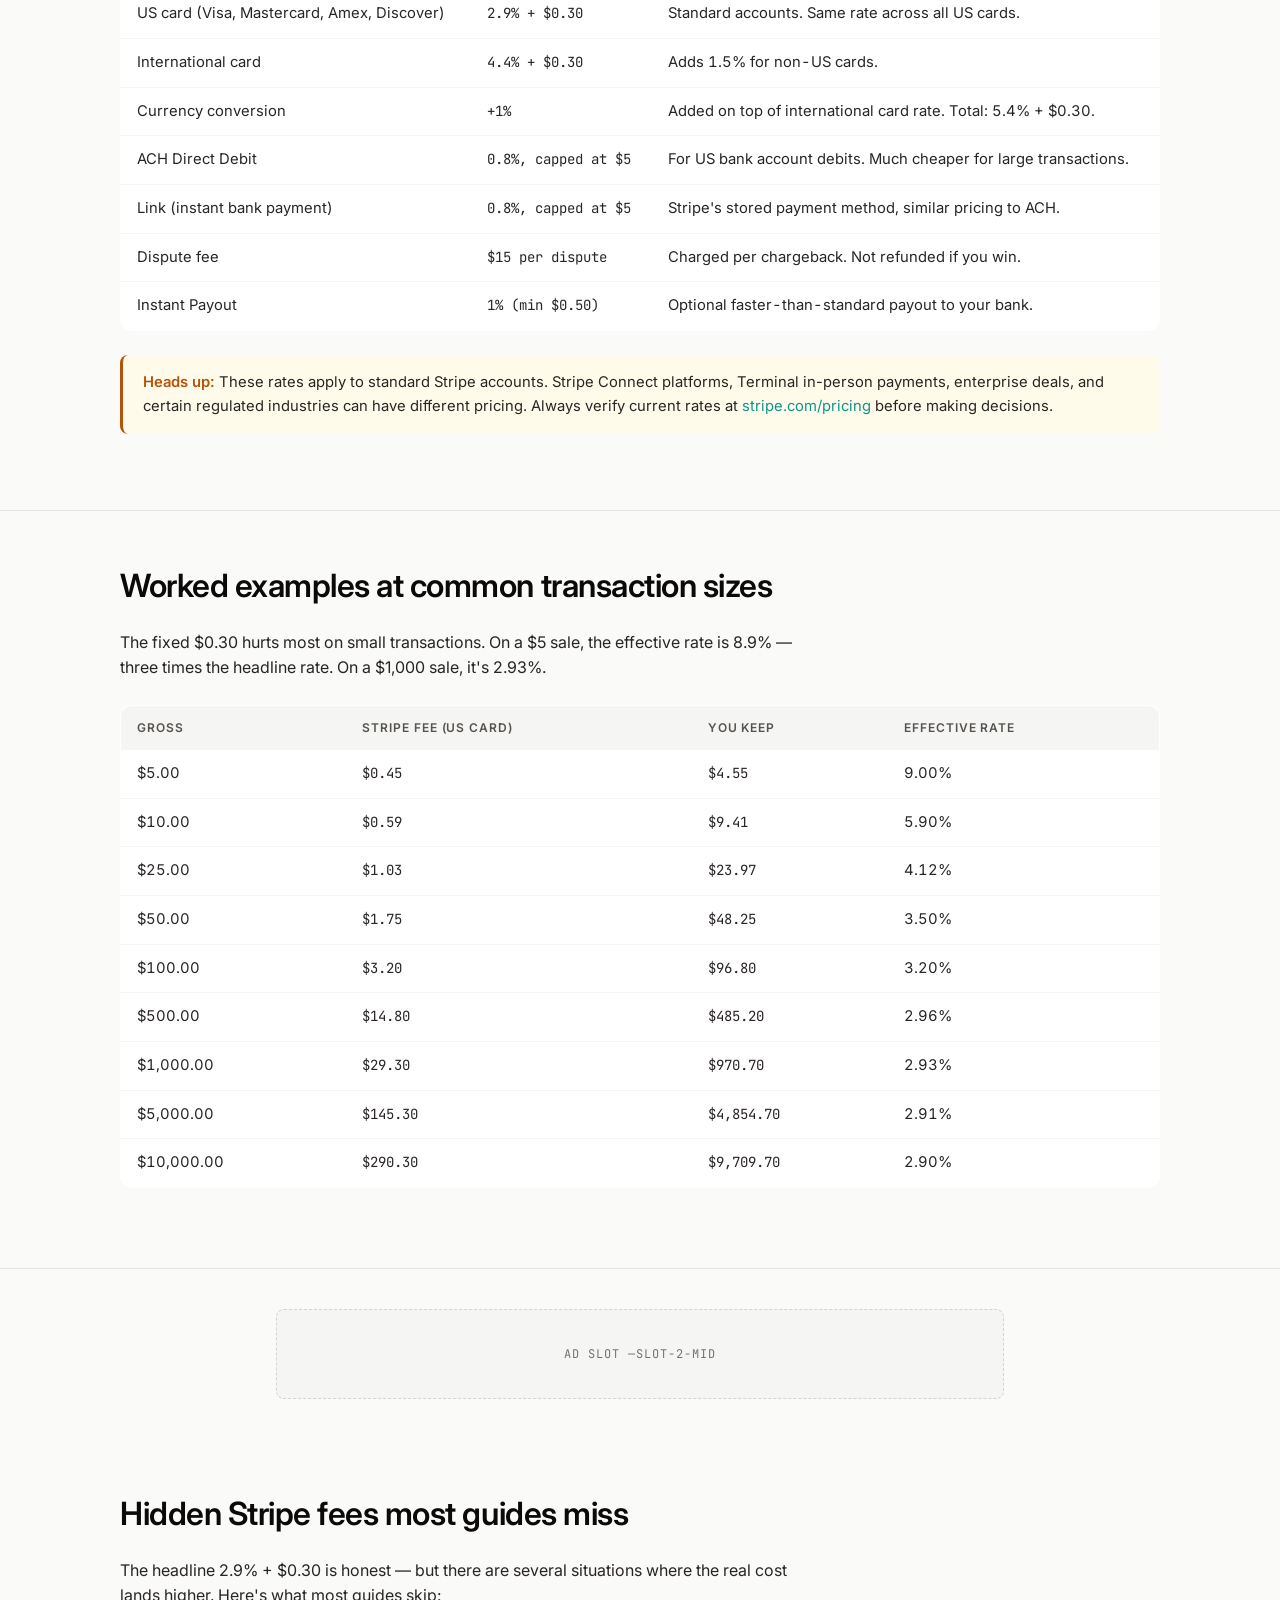
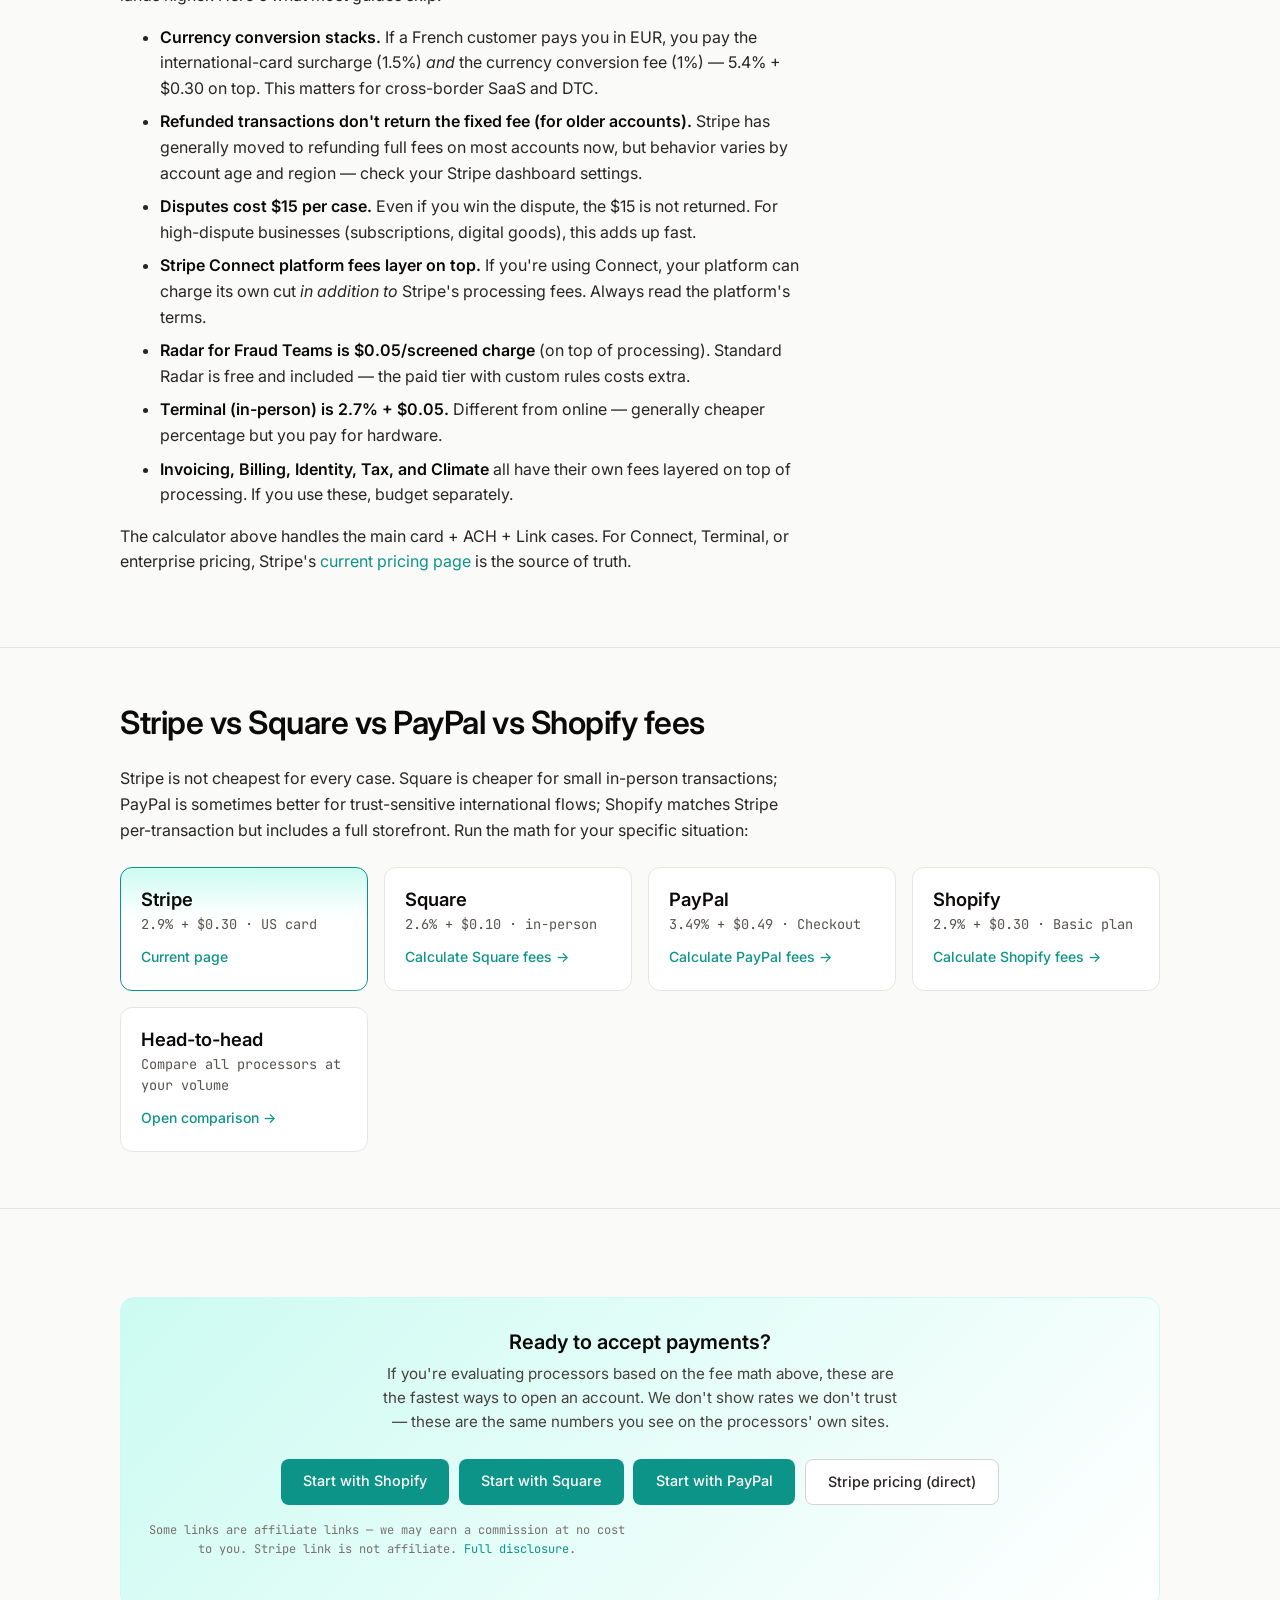
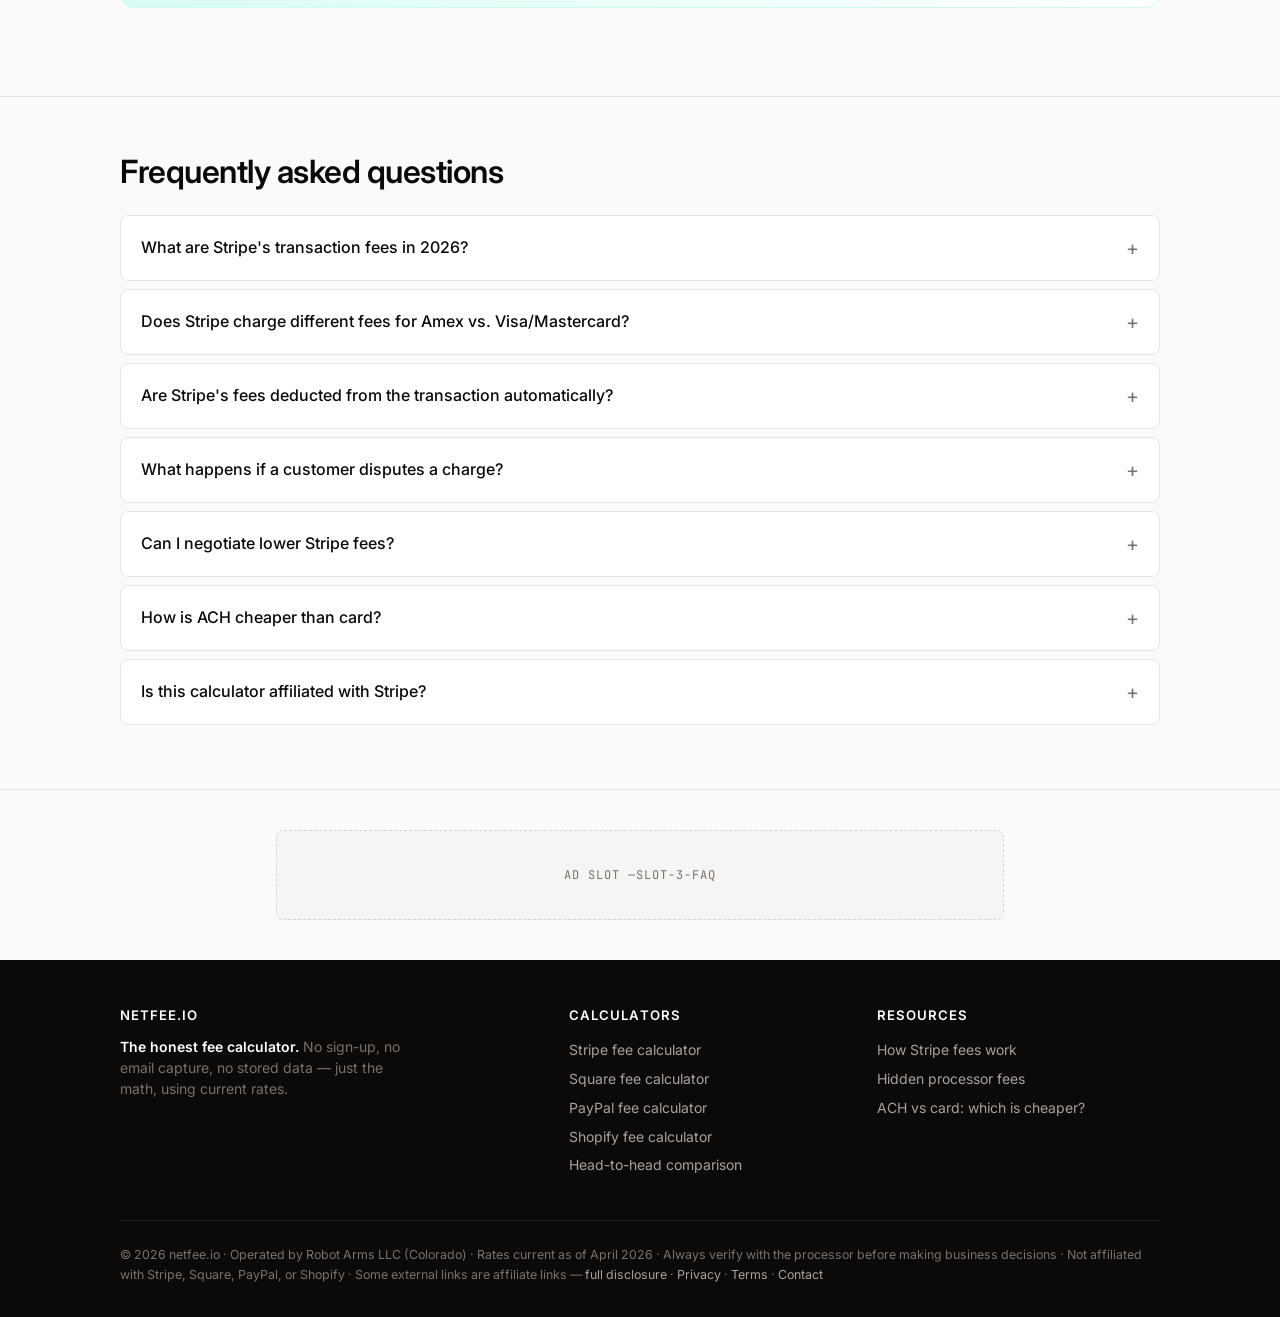
<file: stripe-fee-calculator.html>
<!DOCTYPE html>
<html lang="en">
<head>
  <meta charset="UTF-8">
  <meta name="viewport" content="width=device-width, initial-scale=1.0">
  <title>Stripe Fee Calculator (2026) — Exact Fees in Real Time | netfee.io</title>
  <meta name="description" content="Calculate your exact Stripe transaction fee and net take-home for any amount. Current 2026 rates for US cards, international cards, ACH, and Link. No sign-up.">
  <link rel="canonical" href="https://netfee.io/stripe-fee-calculator">

  <link rel="icon" type="image/svg+xml" href="/logo.svg">
  <link rel="apple-touch-icon" href="/apple-touch-icon.png">

  <!-- Open Graph -->
  <meta property="og:title" content="Stripe Fee Calculator (2026) — Exact Fees in Real Time">
  <meta property="og:description" content="Calculate your exact Stripe transaction fee and net take-home for any amount. Current 2026 rates. No sign-up.">
  <meta property="og:url" content="https://netfee.io/stripe-fee-calculator">
  <meta property="og:type" content="website">
  <meta property="og:site_name" content="netfee.io">
  <meta property="og:image" content="https://netfee.io/og-image.png">
  <meta property="og:image:width" content="1200">
  <meta property="og:image:height" content="630">
  <meta name="twitter:image" content="https://netfee.io/og-image.png">

  <!-- Twitter Card -->
  <meta name="twitter:card" content="summary_large_image">
  <meta name="twitter:title" content="Stripe Fee Calculator (2026)">
  <meta name="twitter:description" content="Calculate your exact Stripe fee and net take-home for any amount. Current 2026 rates.">

  <!-- Schema.org: SoftwareApplication + FAQPage -->
  <script type="application/ld+json">
  {
    "@context": "https://schema.org",
    "@graph": [
      {
        "@type": "WebApplication",
        "name": "Stripe Fee Calculator",
        "url": "https://netfee.io/stripe-fee-calculator",
        "applicationCategory": "FinanceApplication",
        "operatingSystem": "Web",
        "offers": { "@type": "Offer", "price": "0", "priceCurrency": "USD" },
        "description": "Calculate exact Stripe transaction fees and net take-home for any amount using current 2026 rates."
      },
      {
        "@type": "FAQPage",
        "mainEntity": [
          {
            "@type": "Question",
            "name": "What are Stripe's transaction fees in 2026?",
            "acceptedAnswer": {
              "@type": "Answer",
              "text": "Stripe charges 2.9% + $0.30 per successful domestic card transaction in the US. International cards add 1.5% (for a total of 4.4% + $0.30) and currency conversion adds another 1%. ACH Direct Debit is 0.8% capped at $5 per transaction. These rates apply to standard accounts; Stripe Connect, Terminal, and enterprise deals can differ."
            }
          },
          {
            "@type": "Question",
            "name": "Does Stripe charge different fees for Amex vs. Visa/Mastercard?",
            "acceptedAnswer": {
              "@type": "Answer",
              "text": "No. Stripe unified its card processing rate years ago — US Amex, Visa, and Mastercard all process at 2.9% + $0.30. This is different from PayPal and Square, which have historically had separate Amex rates."
            }
          },
          {
            "@type": "Question",
            "name": "Are Stripe's fees deducted from the transaction automatically?",
            "acceptedAnswer": {
              "@type": "Answer",
              "text": "Yes. Stripe deducts the fee from the gross transaction amount before depositing the net to your bank account. You don't pay a separate monthly bill — fees come out of each transaction. This means the amount you see in Stripe's dashboard is your net, not the gross."
            }
          },
          {
            "@type": "Question",
            "name": "What happens if a customer disputes a charge?",
            "acceptedAnswer": {
              "@type": "Answer",
              "text": "Stripe charges a $15 dispute fee per disputed charge, in addition to refunding the transaction to the customer. If you win the dispute, the $15 is not refunded. Chargebacks are a real cost to plan for, especially for high-ticket or international businesses."
            }
          },
          {
            "@type": "Question",
            "name": "Can I negotiate lower Stripe fees?",
            "acceptedAnswer": {
              "@type": "Answer",
              "text": "Stripe offers custom pricing for businesses with large volume, typically starting at $80,000+/month in processing. Below that, the published 2.9% + $0.30 is what you'll pay. Stripe Connect platforms can set their own platform fees on top, but that's different from negotiating the underlying rate."
            }
          }
        ]
      }
    ]
  }
  </script>

  <!-- Google AdSense (publisher: ca-pub-4144260522213667) -->
  <script async src="https://pagead2.googlesyndication.com/pagead/js/adsbygoogle.js?client=ca-pub-4144260522213667" crossorigin="anonymous"></script>

  <link rel="preconnect" href="https://fonts.googleapis.com">
  <link rel="preconnect" href="https://fonts.gstatic.com" crossorigin>
  <link href="https://fonts.googleapis.com/css2?family=Inter:wght@400;500;600;700&family=JetBrains+Mono:wght@400;500&display=swap" rel="stylesheet">

  <link rel="stylesheet" href="/styles.css">
</head>
<body>

  <nav>
    <div class="container">
      <a href="/" class="nav-logo">
        <span class="nav-logo-mark" aria-hidden="true"></span>
        <span>netfee.io</span>
      </a>
      <div class="nav-links">
        <a href="/stripe-fee-calculator" class="active">Stripe</a>
        <a href="/square-fee-calculator">Square</a>
        <a href="/paypal-fee-calculator">PayPal</a>
        <a href="/shopify-fee-calculator">Shopify</a>
        <a href="/compare">Compare</a>
      </div>
    </div>
  </nav>

  <main>
    <section class="hero">
      <div class="container">
        <h1>Stripe Fee Calculator</h1>
        <p class="lede">Enter your transaction amount. See your exact Stripe fee and net take-home in real time — using current 2026 rates for US cards, international cards, ACH, and Link.</p>
        <p class="trust">No sign-up. No email. Nothing stored. <strong>Rates current as of April 2026.</strong></p>

        <div class="calc-wrap">
          <div class="calc-card">
            <div class="calc-title">Calculate your fee</div>

            <div class="input-group">
              <label for="amount">Transaction amount</label>
              <div class="input-wrap">
                <span class="prefix">$</span>
                <input type="number" id="amount" value="100.00" min="0.01" step="0.01" inputmode="decimal">
              </div>
            </div>

            <div class="input-group">
              <label for="paymentType">Payment type</label>
              <select id="paymentType">
                <option value="us-card">US card (debit or credit)</option>
                <option value="intl-card">International card</option>
                <option value="intl-currency">International card + currency conversion</option>
                <option value="ach">ACH Direct Debit</option>
                <option value="link">Link (Stripe bank payment)</option>
              </select>
            </div>

            <div class="results" aria-live="polite">
              <div class="result-row">
                <span>Gross transaction</span>
                <strong id="r-amount">$100.00</strong>
              </div>
              <div class="result-row">
                <span id="r-fee-label">Stripe fee (2.9% + $0.30)</span>
                <strong id="r-fee">−$3.20</strong>
              </div>
              <div class="result-row total">
                <span>You receive</span>
                <strong id="r-net">$96.80</strong>
              </div>
            </div>

            <div class="rate-note" id="rate-note">US card: 2.9% + $0.30 per successful charge</div>
          </div>

          <div class="quick-card">
            <div class="calc-title">Quick reference — US card</div>
            <table class="quick-table" aria-label="Common transaction amounts and net take-home">
              <thead>
                <tr>
                  <th>Transaction</th>
                  <th>Stripe fee</th>
                  <th>You keep</th>
                </tr>
              </thead>
              <tbody id="quick-body"></tbody>
            </table>
            <div class="rate-note" style="margin-top:1rem;">
              Assumes standard US card processing at 2.9% + $0.30 per successful charge.
            </div>
          </div>
        </div>
      </div>
    </section>

    <!-- ── Ad slot 1: below hero calculator ── -->
    <div class="container">
      <div class="ad-slot" data-slot="slot-1-hero" aria-hidden="true">
        <!-- AdSense in-article unit — paste <ins> block after approval
        <ins class="adsbygoogle"
             style="display:block; text-align:center;"
             data-ad-layout="in-article"
             data-ad-format="fluid"
             data-ad-client="ca-pub-4144260522213667"
             data-ad-slot="XXXXXXXXXX"></ins>
        <script>(adsbygoogle = window.adsbygoogle || []).push({});</script>
        -->
      </div>
    </div>

    <section class="content">
      <div class="container">
        <h2>How Stripe fees actually work</h2>
        <div class="prose">
          <p>Stripe charges a percentage of the transaction plus a flat per-transaction fee. The formula is simple:</p>
          <p><code>fee = (amount × rate%) + fixed</code></p>
          <p>For a standard US card charge at <strong>2.9% + $0.30</strong>, a $100 transaction costs you <code>$100 × 0.029 + $0.30 = $3.20</code> in fees, leaving <strong>$96.80</strong> deposited to your bank.</p>
          <p>Stripe deducts the fee from each transaction before payout — you don't receive a monthly bill. The dashboard shows your <em>net</em>, not your gross.</p>
        </div>

        <h3 style="margin-top: 2rem;">Current Stripe rates (2026)</h3>
        <table class="rates-table">
          <thead>
            <tr>
              <th>Payment type</th>
              <th>Rate</th>
              <th>Notes</th>
            </tr>
          </thead>
          <tbody>
            <tr>
              <td>US card (Visa, Mastercard, Amex, Discover)</td>
              <td class="rate">2.9% + $0.30</td>
              <td>Standard accounts. Same rate across all US cards.</td>
            </tr>
            <tr>
              <td>International card</td>
              <td class="rate">4.4% + $0.30</td>
              <td>Adds 1.5% for non-US cards.</td>
            </tr>
            <tr>
              <td>Currency conversion</td>
              <td class="rate">+1%</td>
              <td>Added on top of international card rate. Total: 5.4% + $0.30.</td>
            </tr>
            <tr>
              <td>ACH Direct Debit</td>
              <td class="rate">0.8%, capped at $5</td>
              <td>For US bank account debits. Much cheaper for large transactions.</td>
            </tr>
            <tr>
              <td>Link (instant bank payment)</td>
              <td class="rate">0.8%, capped at $5</td>
              <td>Stripe's stored payment method, similar pricing to ACH.</td>
            </tr>
            <tr>
              <td>Dispute fee</td>
              <td class="rate">$15 per dispute</td>
              <td>Charged per chargeback. Not refunded if you win.</td>
            </tr>
            <tr>
              <td>Instant Payout</td>
              <td class="rate">1% (min $0.50)</td>
              <td>Optional faster-than-standard payout to your bank.</td>
            </tr>
          </tbody>
        </table>

        <div class="callout">
          <strong>Heads up:</strong> These rates apply to standard Stripe accounts. Stripe Connect platforms, Terminal in-person payments, enterprise deals, and certain regulated industries can have different pricing. Always verify current rates at <a href="https://stripe.com/pricing" rel="nofollow">stripe.com/pricing</a> before making decisions.
        </div>
      </div>
    </section>

    <section class="content">
      <div class="container">
        <h2>Worked examples at common transaction sizes</h2>
        <p class="prose">The fixed $0.30 hurts most on small transactions. On a $5 sale, the effective rate is 8.9% — three times the headline rate. On a $1,000 sale, it's 2.93%.</p>

        <table class="rates-table">
          <thead>
            <tr>
              <th>Gross</th>
              <th>Stripe fee (US card)</th>
              <th>You keep</th>
              <th>Effective rate</th>
            </tr>
          </thead>
          <tbody>
            <tr><td>$5.00</td><td class="rate">$0.45</td><td class="rate">$4.55</td><td>9.00%</td></tr>
            <tr><td>$10.00</td><td class="rate">$0.59</td><td class="rate">$9.41</td><td>5.90%</td></tr>
            <tr><td>$25.00</td><td class="rate">$1.03</td><td class="rate">$23.97</td><td>4.12%</td></tr>
            <tr><td>$50.00</td><td class="rate">$1.75</td><td class="rate">$48.25</td><td>3.50%</td></tr>
            <tr><td>$100.00</td><td class="rate">$3.20</td><td class="rate">$96.80</td><td>3.20%</td></tr>
            <tr><td>$500.00</td><td class="rate">$14.80</td><td class="rate">$485.20</td><td>2.96%</td></tr>
            <tr><td>$1,000.00</td><td class="rate">$29.30</td><td class="rate">$970.70</td><td>2.93%</td></tr>
            <tr><td>$5,000.00</td><td class="rate">$145.30</td><td class="rate">$4,854.70</td><td>2.91%</td></tr>
            <tr><td>$10,000.00</td><td class="rate">$290.30</td><td class="rate">$9,709.70</td><td>2.90%</td></tr>
          </tbody>
        </table>
      </div>
    </section>

    <!-- ── Ad slot 2: mid-content, after worked examples ── -->
    <div class="container">
      <div class="ad-slot" data-slot="slot-2-mid" aria-hidden="true">
        <!-- AdSense in-article unit — paste <ins> block after approval
        <ins class="adsbygoogle"
             style="display:block; text-align:center;"
             data-ad-layout="in-article"
             data-ad-format="fluid"
             data-ad-client="ca-pub-4144260522213667"
             data-ad-slot="XXXXXXXXXX"></ins>
        <script>(adsbygoogle = window.adsbygoogle || []).push({});</script>
        -->
      </div>
    </div>

    <section class="content">
      <div class="container">
        <h2>Hidden Stripe fees most guides miss</h2>
        <div class="prose">
          <p>The headline 2.9% + $0.30 is honest — but there are several situations where the real cost lands higher. Here's what most guides skip:</p>
          <ul>
            <li><strong>Currency conversion stacks.</strong> If a French customer pays you in EUR, you pay the international-card surcharge (1.5%) <em>and</em> the currency conversion fee (1%) — 5.4% + $0.30 on top. This matters for cross-border SaaS and DTC.</li>
            <li><strong>Refunded transactions don't return the fixed fee (for older accounts).</strong> Stripe has generally moved to refunding full fees on most accounts now, but behavior varies by account age and region — check your Stripe dashboard settings.</li>
            <li><strong>Disputes cost $15 per case.</strong> Even if you win the dispute, the $15 is not returned. For high-dispute businesses (subscriptions, digital goods), this adds up fast.</li>
            <li><strong>Stripe Connect platform fees layer on top.</strong> If you're using Connect, your platform can charge its own cut <em>in addition to</em> Stripe's processing fees. Always read the platform's terms.</li>
            <li><strong>Radar for Fraud Teams is $0.05/screened charge</strong> (on top of processing). Standard Radar is free and included — the paid tier with custom rules costs extra.</li>
            <li><strong>Terminal (in-person) is 2.7% + $0.05.</strong> Different from online — generally cheaper percentage but you pay for hardware.</li>
            <li><strong>Invoicing, Billing, Identity, Tax, and Climate</strong> all have their own fees layered on top of processing. If you use these, budget separately.</li>
          </ul>
          <p>The calculator above handles the main card + ACH + Link cases. For Connect, Terminal, or enterprise pricing, Stripe's <a href="https://stripe.com/pricing" rel="nofollow">current pricing page</a> is the source of truth.</p>
        </div>
      </div>
    </section>

    <section class="content">
      <div class="container">
        <h2>Stripe vs Square vs PayPal vs Shopify fees</h2>
        <p class="prose">Stripe is not cheapest for every case. Square is cheaper for small in-person transactions; PayPal is sometimes better for trust-sensitive international flows; Shopify matches Stripe per-transaction but includes a full storefront. Run the math for your specific situation:</p>

        <div class="compare-grid">
          <a href="/stripe-fee-calculator" class="compare-card current">
            <h3>Stripe</h3>
            <div class="rate-line">2.9% + $0.30 · US card</div>
            <span class="link">Current page</span>
          </a>
          <a href="/square-fee-calculator" class="compare-card">
            <h3>Square</h3>
            <div class="rate-line">2.6% + $0.10 · in-person</div>
            <span class="link">Calculate Square fees →</span>
          </a>
          <a href="/paypal-fee-calculator" class="compare-card">
            <h3>PayPal</h3>
            <div class="rate-line">3.49% + $0.49 · Checkout</div>
            <span class="link">Calculate PayPal fees →</span>
          </a>
          <a href="/shopify-fee-calculator" class="compare-card">
            <h3>Shopify</h3>
            <div class="rate-line">2.9% + $0.30 · Basic plan</div>
            <span class="link">Calculate Shopify fees →</span>
          </a>
          <a href="/compare" class="compare-card">
            <h3>Head-to-head</h3>
            <div class="rate-line">Compare all processors at your volume</div>
            <span class="link">Open comparison →</span>
          </a>
        </div>
      </div>
    </section>

    <!-- ── Affiliate CTA block ── -->
    <section class="content">
      <div class="container">
        <div class="cta-block">
          <h3>Ready to accept payments?</h3>
          <p class="cta-lede">If you're evaluating processors based on the fee math above, these are the fastest ways to open an account. We don't show rates we don't trust — these are the same numbers you see on the processors' own sites.</p>
          <div class="cta-buttons">
            <!-- Replace PLACEHOLDER with tracked affiliate URL after program approval -->
            <a href="https://shopify.pxf.io/rEGVZB" class="cta-btn" rel="sponsored nofollow" target="_blank">Start with Shopify</a>
            <a href="https://squareup.com/signup?ref=PLACEHOLDER-SQUARE" class="cta-btn" rel="sponsored nofollow" target="_blank">Start with Square</a>
            <a href="https://www.paypal.com/business?ref=PLACEHOLDER-PAYPAL" class="cta-btn" rel="sponsored nofollow" target="_blank">Start with PayPal</a>
            <a href="https://stripe.com/pricing" class="cta-btn secondary" rel="nofollow" target="_blank">Stripe pricing (direct)</a>
          </div>
          <p class="cta-disclosure">Some links are affiliate links — we may earn a commission at no cost to you. Stripe link is not affiliate. <a href="/terms#affiliate-disclosure">Full disclosure</a>.</p>
        </div>
      </div>
    </section>

    <section class="content">
      <div class="container">
        <h2>Frequently asked questions</h2>

        <details class="faq">
          <summary>What are Stripe's transaction fees in 2026?</summary>
          <div class="answer">
            Stripe charges <strong>2.9% + $0.30</strong> per successful domestic card transaction in the US. International cards add 1.5% (total 4.4% + $0.30) and currency conversion adds another 1%. ACH Direct Debit is 0.8% capped at $5. These rates apply to standard Stripe accounts; Stripe Connect, Terminal, and enterprise deals can differ.
          </div>
        </details>

        <details class="faq">
          <summary>Does Stripe charge different fees for Amex vs. Visa/Mastercard?</summary>
          <div class="answer">
            No. Stripe unified its card processing rate years ago — US Amex, Visa, Mastercard, and Discover all process at 2.9% + $0.30. This is different from <a href="/paypal-fee-calculator">PayPal</a> and some <a href="/square-fee-calculator">Square</a> configurations, which have historically varied by card brand.
          </div>
        </details>

        <details class="faq">
          <summary>Are Stripe's fees deducted from the transaction automatically?</summary>
          <div class="answer">
            Yes. Stripe deducts the fee from the gross transaction amount before depositing the net to your bank. You don't get a separate monthly bill — fees come out of each transaction. The "Available balance" in your Stripe dashboard is your <em>net</em>, not your gross.
          </div>
        </details>

        <details class="faq">
          <summary>What happens if a customer disputes a charge?</summary>
          <div class="answer">
            Stripe charges a <strong>$15 dispute fee</strong> per disputed charge, in addition to refunding the transaction to the customer. If you win the dispute, the $15 is not refunded. For high-ticket or cross-border businesses, chargebacks are a material cost to plan for.
          </div>
        </details>

        <details class="faq">
          <summary>Can I negotiate lower Stripe fees?</summary>
          <div class="answer">
            Stripe offers custom pricing for businesses at roughly $80,000+/month in processing volume. Below that, the published 2.9% + $0.30 is what you'll pay. Stripe Connect platforms can set their own platform fees on top, but that's different from negotiating the underlying processing rate.
          </div>
        </details>

        <details class="faq">
          <summary>How is ACH cheaper than card?</summary>
          <div class="answer">
            ACH Direct Debit is 0.8% capped at $5. On a $500 sale: $14.80 via card vs $4.00 via ACH — an 11-dollar savings. The trade-off: ACH takes 3–5 business days to settle, and customers need to provide bank account details instead of a card. For B2B invoicing and large one-off payments, ACH is usually the right call.
          </div>
        </details>

        <details class="faq">
          <summary>Is this calculator affiliated with Stripe?</summary>
          <div class="answer">
            No. netfee.io is independent. We built this calculator because the headline rates on processor pricing pages rarely match what business owners actually pay once currency conversion, disputes, and other line items are factored in. We don't store any data you enter.
          </div>
        </details>
      </div>
    </section>

    <!-- ── Ad slot 3: post-FAQ ── -->
    <div class="container">
      <div class="ad-slot" data-slot="slot-3-faq" aria-hidden="true">
        <!-- AdSense in-article unit — paste <ins> block after approval
        <ins class="adsbygoogle"
             style="display:block; text-align:center;"
             data-ad-layout="in-article"
             data-ad-format="fluid"
             data-ad-client="ca-pub-4144260522213667"
             data-ad-slot="XXXXXXXXXX"></ins>
        <script>(adsbygoogle = window.adsbygoogle || []).push({});</script>
        -->
      </div>
    </div>
  </main>

  <footer>
    <div class="container">
      <div>
        <h4>netfee.io</h4>
        <p class="brand-line"><strong>The honest fee calculator.</strong> No sign-up, no email capture, no stored data — just the math, using current rates.</p>
      </div>
      <div>
        <h4>Calculators</h4>
        <a href="/stripe-fee-calculator">Stripe fee calculator</a>
        <a href="/square-fee-calculator">Square fee calculator</a>
        <a href="/paypal-fee-calculator">PayPal fee calculator</a>
        <a href="/shopify-fee-calculator">Shopify fee calculator</a>
        <a href="/compare">Head-to-head comparison</a>
      </div>
      <div>
        <h4>Resources</h4>
        <a href="/guides/how-stripe-fees-work">How Stripe fees work</a>
        <a href="/guides/hidden-processor-fees">Hidden processor fees</a>
        <a href="/guides/ach-vs-card">ACH vs card: which is cheaper?</a>
      </div>
      <div class="legal">
        © 2026 netfee.io · Operated by Robot Arms LLC (Colorado) · Rates current as of April 2026 · Always verify with the processor before making business decisions · Not affiliated with Stripe, Square, PayPal, or Shopify · Some external links are affiliate links — <a href="/terms#affiliate-disclosure">full disclosure</a> · <a href="/privacy">Privacy</a> · <a href="/terms">Terms</a> · <a href="/contact">Contact</a>
      </div>
    </div>
  </footer>

  <script>
    // ─── Rate constants (2026, US) ───
    const RATES = {
      'us-card':       { pct: 0.029, fixed: 0.30, cap: null, label: 'US card (2.9% + $0.30)' },
      'intl-card':     { pct: 0.044, fixed: 0.30, cap: null, label: 'International card (4.4% + $0.30)' },
      'intl-currency': { pct: 0.054, fixed: 0.30, cap: null, label: 'Intl card + currency conversion (5.4% + $0.30)' },
      'ach':           { pct: 0.008, fixed: 0.00, cap: 5.00, label: 'ACH Direct Debit (0.8%, capped at $5)' },
      'link':          { pct: 0.008, fixed: 0.00, cap: 5.00, label: 'Link bank payment (0.8%, capped at $5)' }
    };

    const NOTE = {
      'us-card':       'US card: 2.9% + $0.30 per successful charge',
      'intl-card':     'International card: adds 1.5% over US rate (total 4.4% + $0.30)',
      'intl-currency': 'International card + currency conversion: adds 1% over intl rate (total 5.4% + $0.30)',
      'ach':           'ACH: 0.8% with a $5 cap. Settlement in 3–5 business days.',
      'link':          'Link: Stripe stored-bank payment, 0.8% capped at $5. Similar economics to ACH.'
    };

    // ─── Helpers ───
    const $ = id => document.getElementById(id);
    const fmt = n => '$' + n.toLocaleString('en-US', { minimumFractionDigits: 2, maximumFractionDigits: 2 });

    function calcFee(amount, rateKey) {
      const r = RATES[rateKey];
      let fee = amount * r.pct + r.fixed;
      if (r.cap !== null) fee = Math.min(fee, r.cap);
      return fee;
    }

    // ─── Live calculator ───
    function updateCalc() {
      const amt = parseFloat($('amount').value) || 0;
      const type = $('paymentType').value;
      const fee = calcFee(amt, type);
      const net = Math.max(0, amt - fee);

      $('r-amount').textContent = fmt(amt);
      $('r-fee').textContent = '−' + fmt(fee);
      $('r-net').textContent = fmt(net);
      $('r-fee-label').textContent = 'Stripe fee — ' + RATES[type].label.replace(/^[^(]+/, '').replace(/[()]/g, '');
      $('rate-note').textContent = NOTE[type];
    }
    $('amount').addEventListener('input', updateCalc);
    $('paymentType').addEventListener('change', updateCalc);

    // ─── Quick reference table (US card) ───
    const quickAmounts = [10, 25, 50, 100, 250, 500, 1000, 2500, 5000];
    const quickBody = $('quick-body');
    quickAmounts.forEach(amt => {
      const fee = calcFee(amt, 'us-card');
      const net = amt - fee;
      const tr = document.createElement('tr');
      tr.innerHTML = `<td>${fmt(amt)}</td><td>${fmt(fee)}</td><td class="net">${fmt(net)}</td>`;
      quickBody.appendChild(tr);
    });

    updateCalc();
  </script>

</body>
</html>
</file>
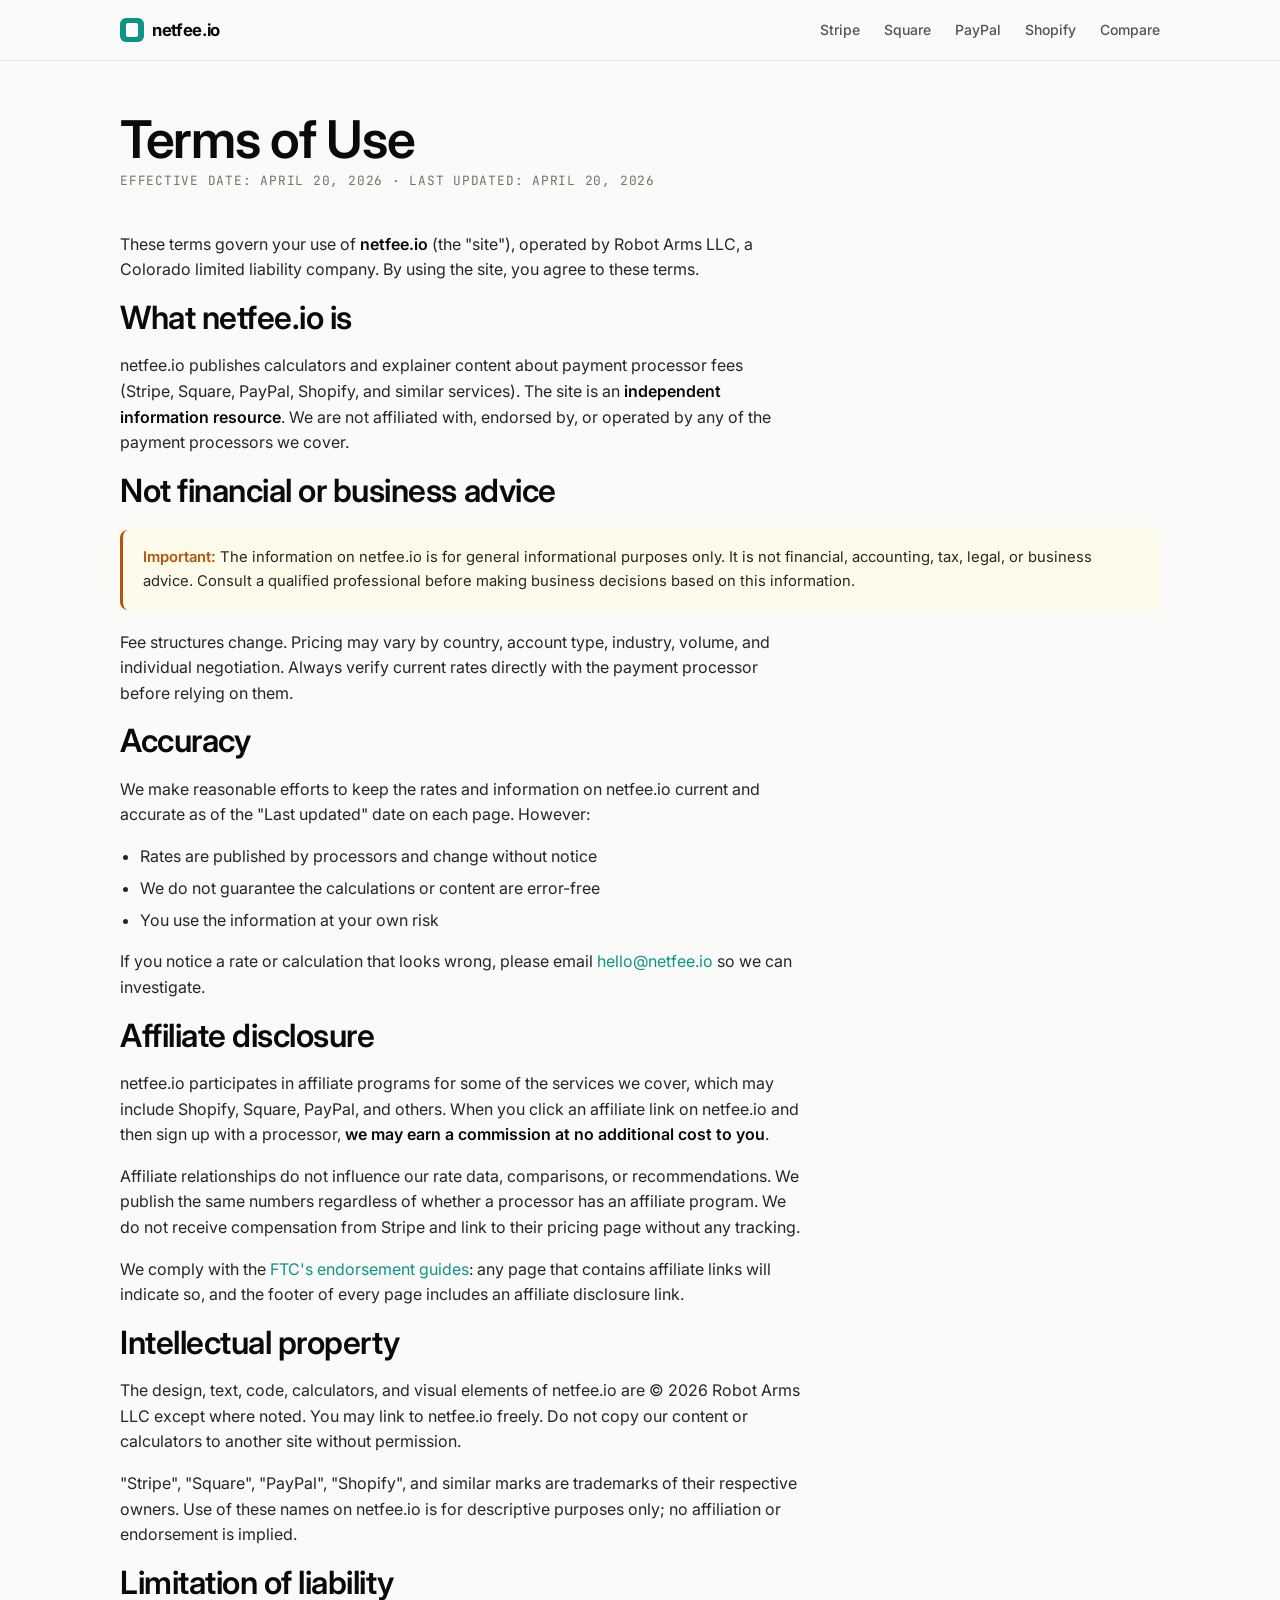
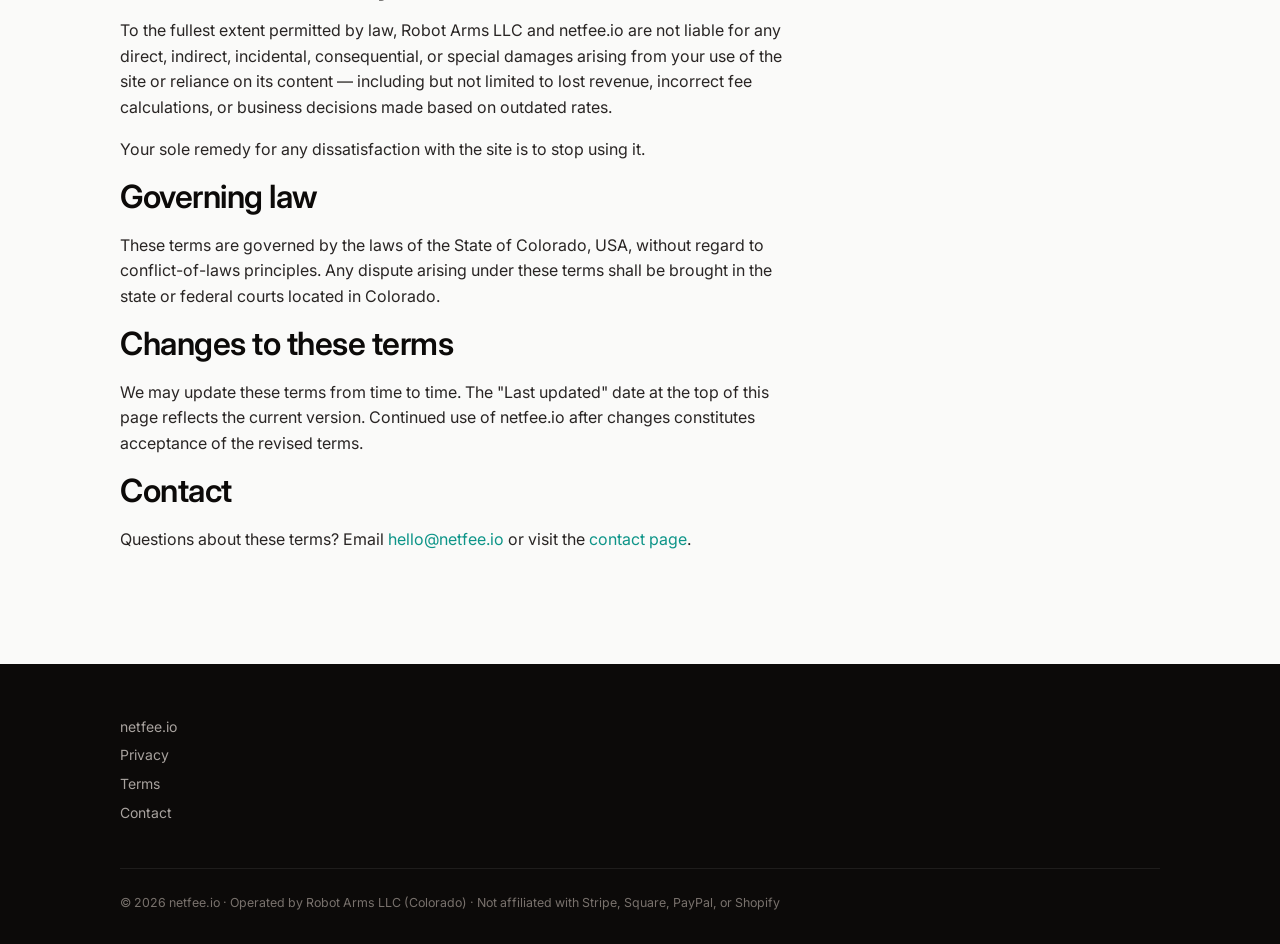
<file: terms.html>
<!DOCTYPE html>
<html lang="en">
<head>
  <meta charset="UTF-8">
  <meta name="viewport" content="width=device-width, initial-scale=1.0">
  <title>Terms of Use | netfee.io</title>
  <meta name="description" content="Terms of use for netfee.io — disclaimer, accuracy, affiliate disclosure, and governing law.">
  <link rel="canonical" href="https://netfee.io/terms">

  <link rel="icon" type="image/svg+xml" href="/logo.svg">
  <link rel="apple-touch-icon" href="/apple-touch-icon.png">
  <meta name="robots" content="noindex, follow">

  <link rel="preconnect" href="https://fonts.googleapis.com">
  <link rel="preconnect" href="https://fonts.gstatic.com" crossorigin>
  <link href="https://fonts.googleapis.com/css2?family=Inter:wght@400;500;600;700&family=JetBrains+Mono:wght@400;500&display=swap" rel="stylesheet">

  <!-- Google AdSense (publisher: ca-pub-4144260522213667) -->
  <script async src="https://pagead2.googlesyndication.com/pagead/js/adsbygoogle.js?client=ca-pub-4144260522213667" crossorigin="anonymous"></script>

  <link rel="stylesheet" href="/styles.css">
</head>
<body>
  <nav>
    <div class="container">
      <a href="/" class="nav-logo"><span class="nav-logo-mark" aria-hidden="true"></span><span>netfee.io</span></a>
      <div class="nav-links">
        <a href="/stripe-fee-calculator">Stripe</a>
        <a href="/square-fee-calculator">Square</a>
        <a href="/paypal-fee-calculator">PayPal</a>
        <a href="/shopify-fee-calculator">Shopify</a>
        <a href="/compare">Compare</a>
      </div>
    </div>
  </nav>

  <main class="page-body">
    <div class="container">
      <h1>Terms of Use</h1>
      <div class="meta">Effective date: April 20, 2026 · Last updated: April 20, 2026</div>

      <p>These terms govern your use of <strong>netfee.io</strong> (the "site"), operated by Robot Arms LLC, a Colorado limited liability company. By using the site, you agree to these terms.</p>

      <h2>What netfee.io is</h2>
      <p>netfee.io publishes calculators and explainer content about payment processor fees (Stripe, Square, PayPal, Shopify, and similar services). The site is an <strong>independent information resource</strong>. We are not affiliated with, endorsed by, or operated by any of the payment processors we cover.</p>

      <h2>Not financial or business advice</h2>
      <div class="callout">
        <strong>Important:</strong> The information on netfee.io is for general informational purposes only. It is not financial, accounting, tax, legal, or business advice. Consult a qualified professional before making business decisions based on this information.
      </div>
      <p>Fee structures change. Pricing may vary by country, account type, industry, volume, and individual negotiation. Always verify current rates directly with the payment processor before relying on them.</p>

      <h2>Accuracy</h2>
      <p>We make reasonable efforts to keep the rates and information on netfee.io current and accurate as of the "Last updated" date on each page. However:</p>
      <ul>
        <li>Rates are published by processors and change without notice</li>
        <li>We do not guarantee the calculations or content are error-free</li>
        <li>You use the information at your own risk</li>
      </ul>
      <p>If you notice a rate or calculation that looks wrong, please email <a href="mailto:hello@netfee.io">hello@netfee.io</a> so we can investigate.</p>

      <h2 id="affiliate-disclosure">Affiliate disclosure</h2>
      <p>netfee.io participates in affiliate programs for some of the services we cover, which may include Shopify, Square, PayPal, and others. When you click an affiliate link on netfee.io and then sign up with a processor, <strong>we may earn a commission at no additional cost to you</strong>.</p>
      <p>Affiliate relationships do not influence our rate data, comparisons, or recommendations. We publish the same numbers regardless of whether a processor has an affiliate program. We do not receive compensation from Stripe and link to their pricing page without any tracking.</p>
      <p>We comply with the <a href="https://www.ftc.gov/business-guidance/resources/ftcs-endorsement-guides-what-people-are-asking" rel="noopener" target="_blank">FTC's endorsement guides</a>: any page that contains affiliate links will indicate so, and the footer of every page includes an affiliate disclosure link.</p>

      <h2>Intellectual property</h2>
      <p>The design, text, code, calculators, and visual elements of netfee.io are © 2026 Robot Arms LLC except where noted. You may link to netfee.io freely. Do not copy our content or calculators to another site without permission.</p>
      <p>"Stripe", "Square", "PayPal", "Shopify", and similar marks are trademarks of their respective owners. Use of these names on netfee.io is for descriptive purposes only; no affiliation or endorsement is implied.</p>

      <h2>Limitation of liability</h2>
      <p>To the fullest extent permitted by law, Robot Arms LLC and netfee.io are not liable for any direct, indirect, incidental, consequential, or special damages arising from your use of the site or reliance on its content — including but not limited to lost revenue, incorrect fee calculations, or business decisions made based on outdated rates.</p>
      <p>Your sole remedy for any dissatisfaction with the site is to stop using it.</p>

      <h2>Governing law</h2>
      <p>These terms are governed by the laws of the State of Colorado, USA, without regard to conflict-of-laws principles. Any dispute arising under these terms shall be brought in the state or federal courts located in Colorado.</p>

      <h2>Changes to these terms</h2>
      <p>We may update these terms from time to time. The "Last updated" date at the top of this page reflects the current version. Continued use of netfee.io after changes constitutes acceptance of the revised terms.</p>

      <h2>Contact</h2>
      <p>Questions about these terms? Email <a href="mailto:hello@netfee.io">hello@netfee.io</a> or visit the <a href="/contact">contact page</a>.</p>
    </div>
  </main>

  <footer>
    <div class="container">
      <div>
        <a href="/">netfee.io</a>
        <a href="/privacy">Privacy</a>
        <a href="/terms">Terms</a>
        <a href="/contact">Contact</a>
      </div>
      <div class="legal">© 2026 netfee.io · Operated by Robot Arms LLC (Colorado) · Not affiliated with Stripe, Square, PayPal, or Shopify</div>
    </div>
  </footer>
</body>
</html>
</file>
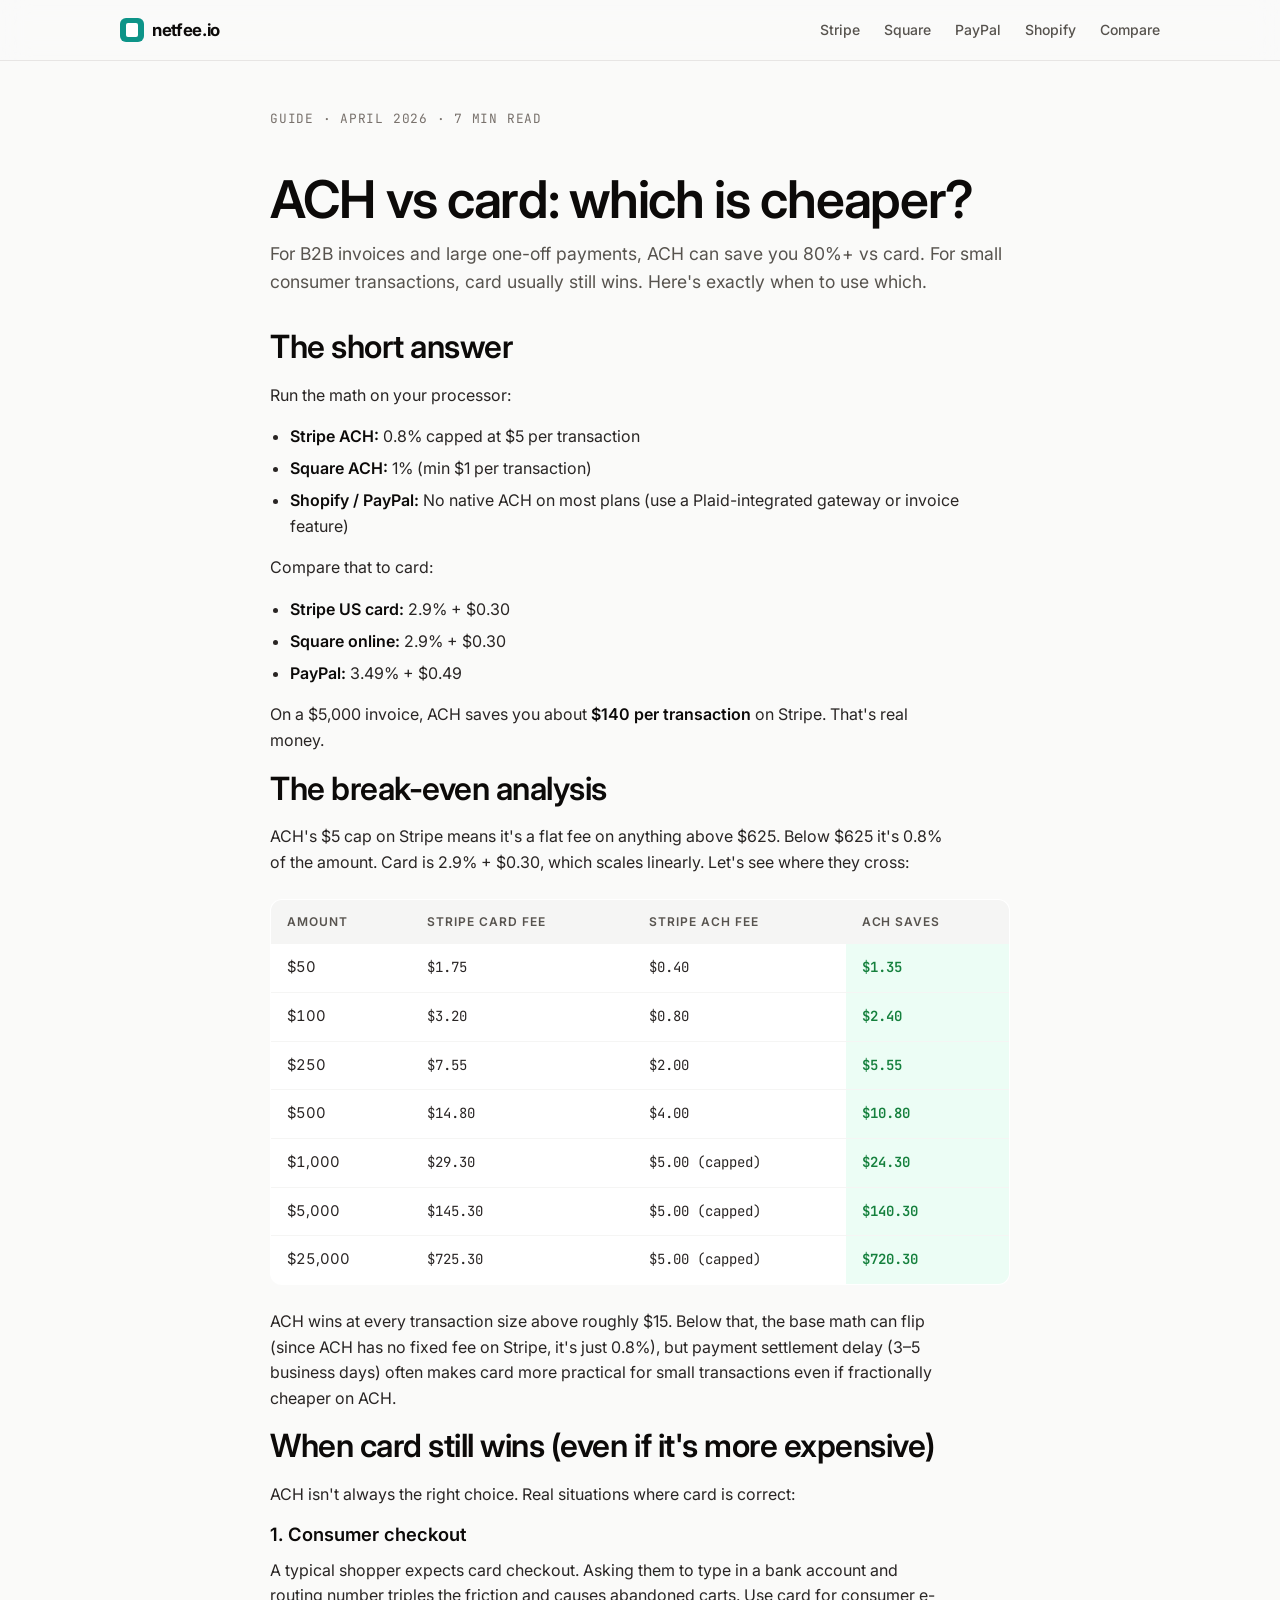
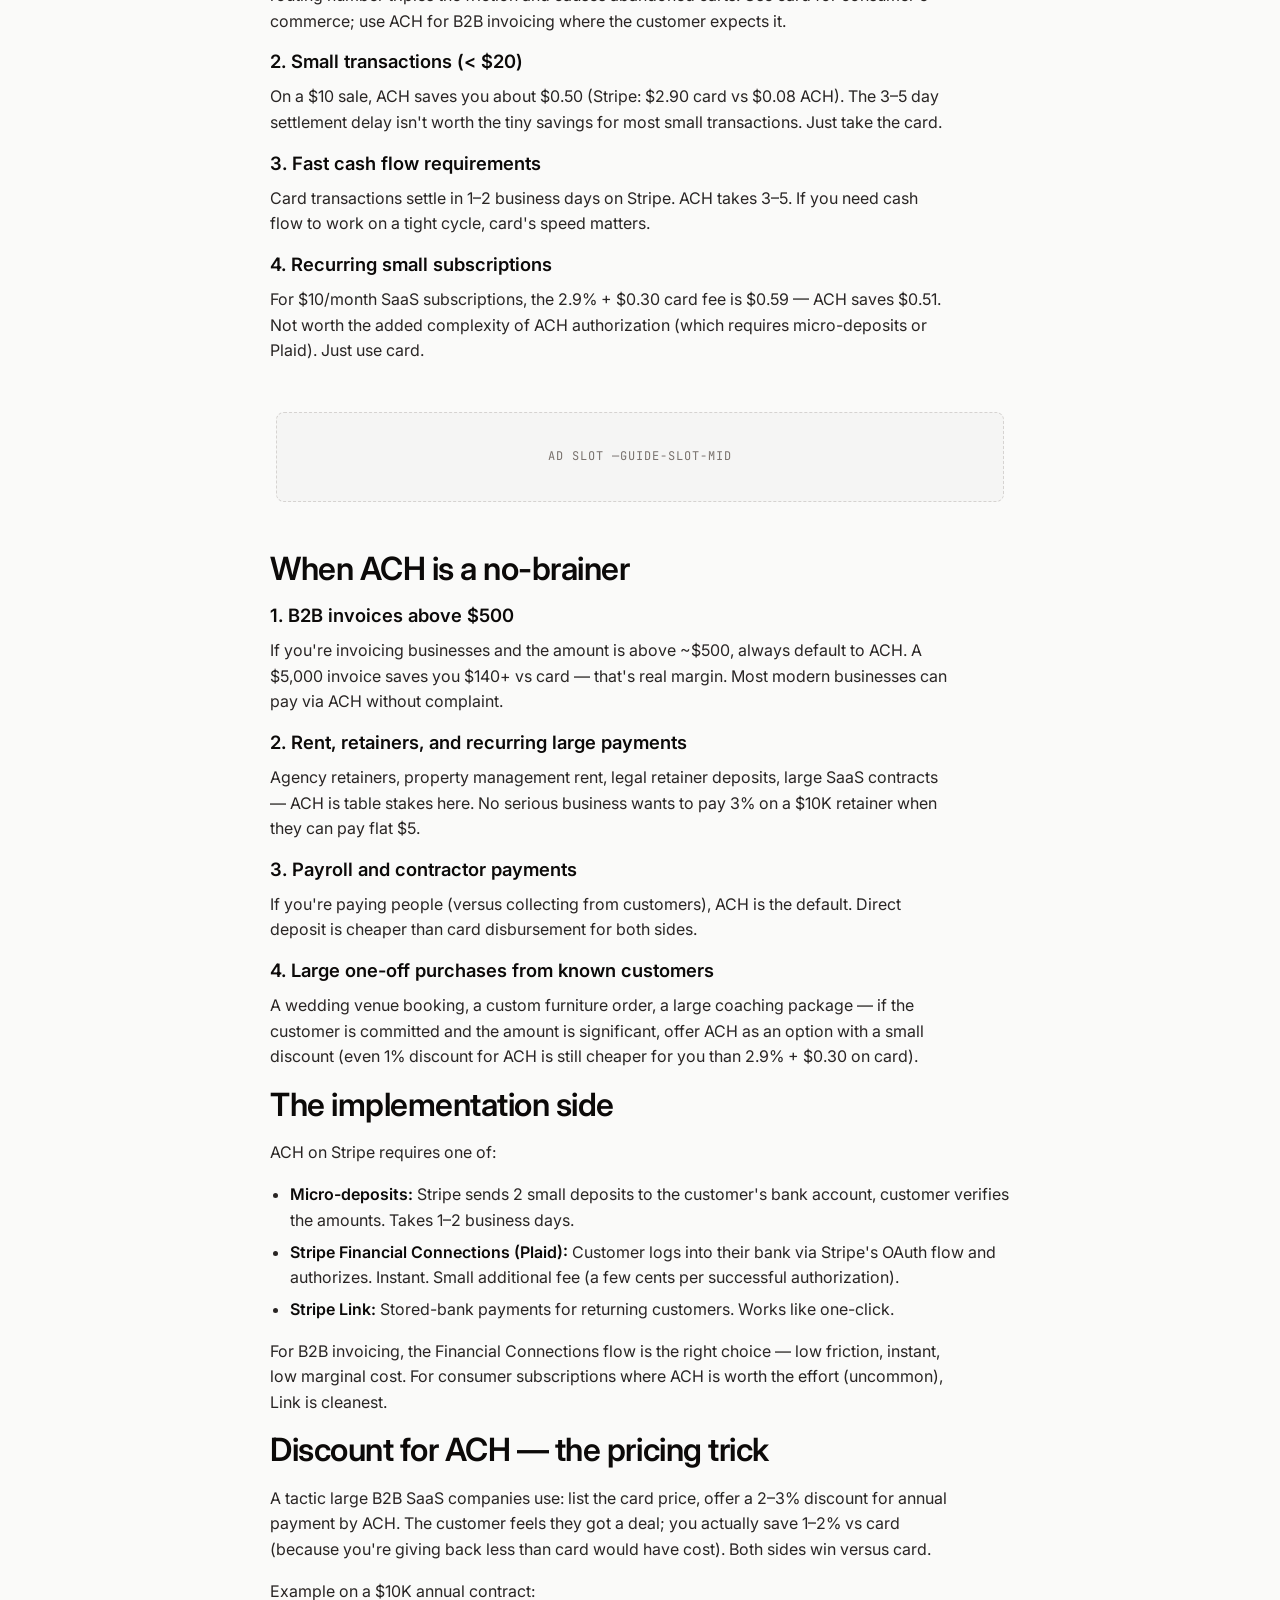
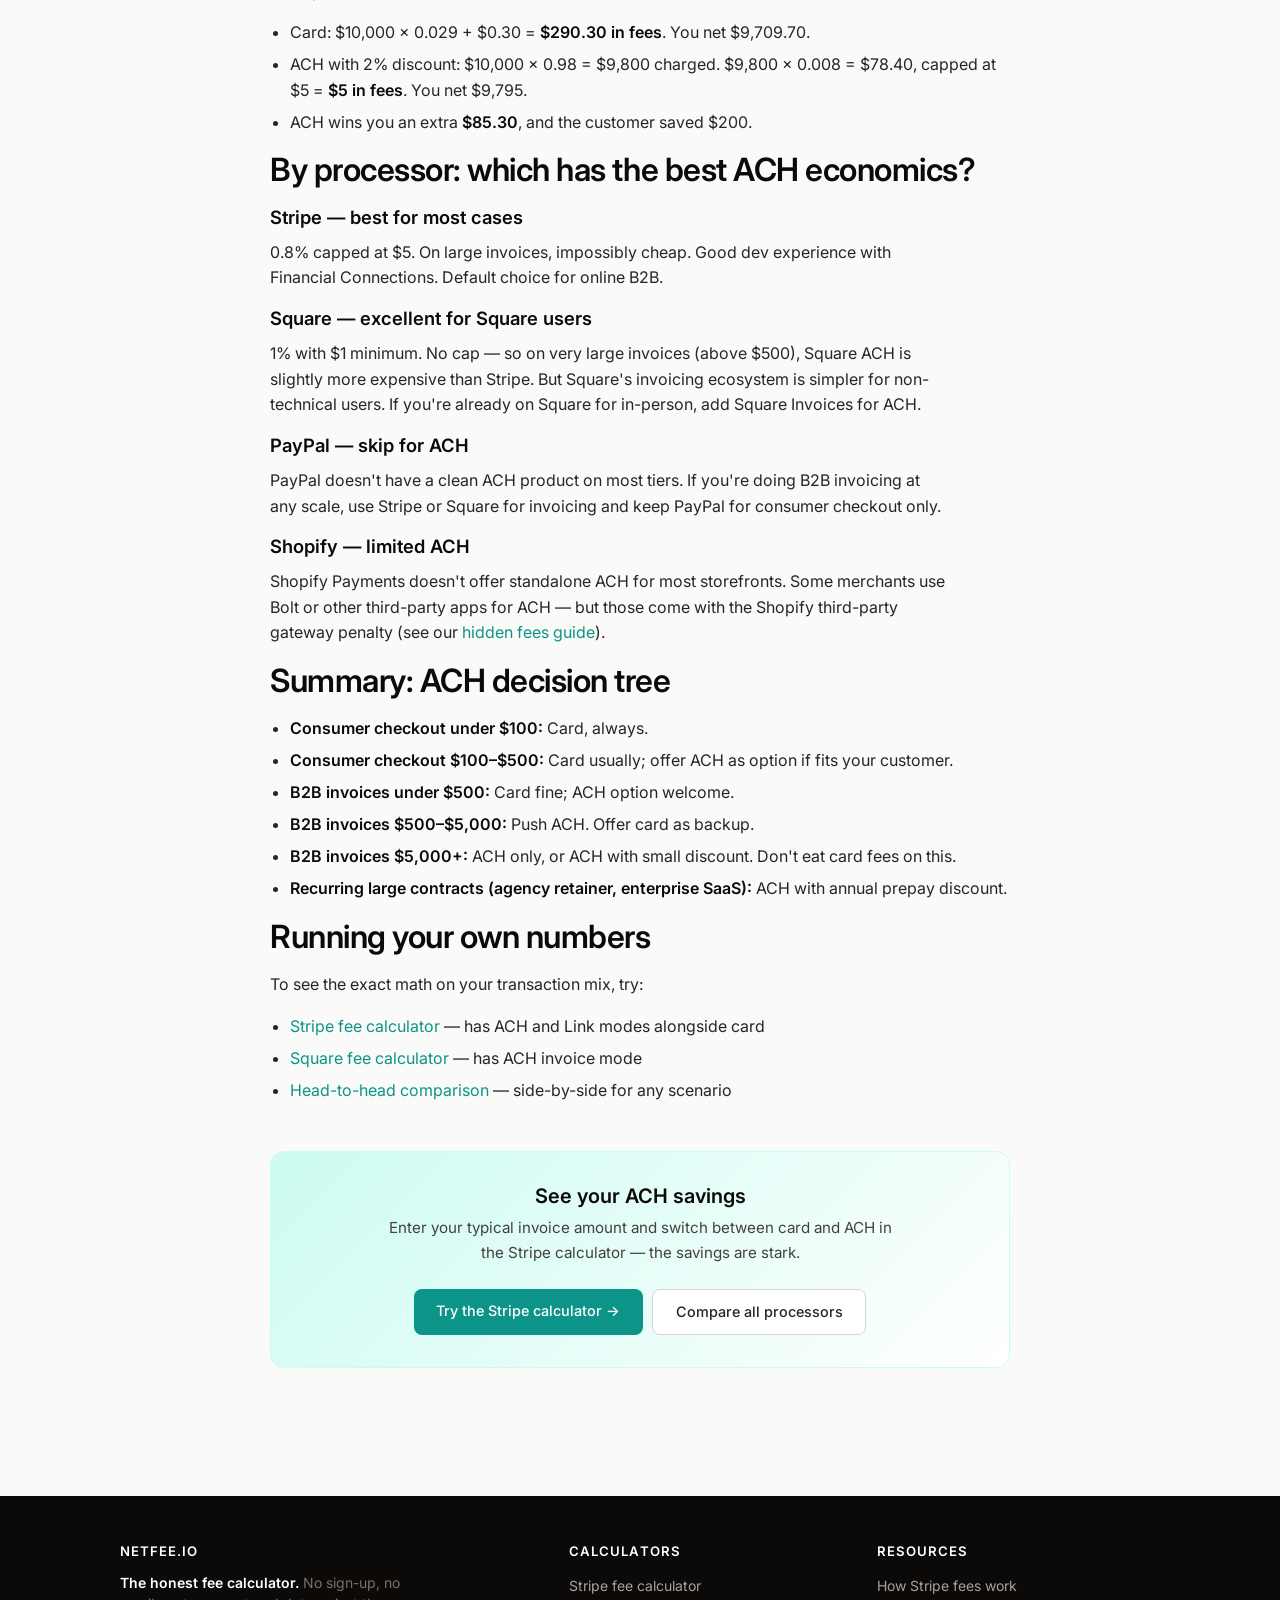
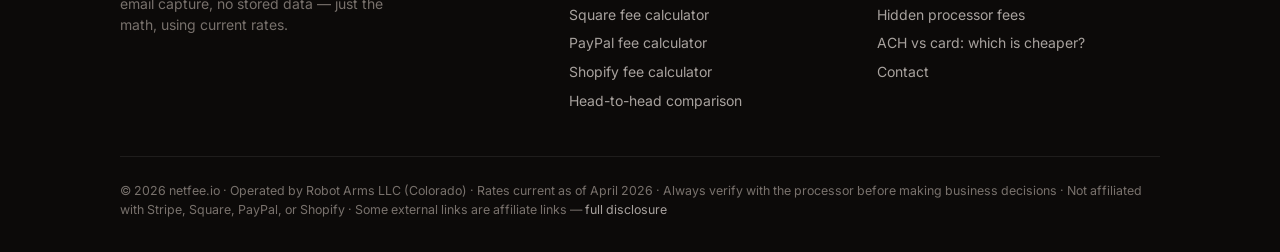
<file: guides/ach-vs-card.html>
<!DOCTYPE html>
<html lang="en">
<head>
  <meta charset="UTF-8">
  <meta name="viewport" content="width=device-width, initial-scale=1.0">
  <title>ACH vs Credit Card: Which Is Cheaper for Your Business? (2026) | netfee.io</title>
  <meta name="description" content="When to use ACH bank transfer vs credit card for business payments. Full fee math across Stripe, Square, and PayPal with break-even points and real-world scenarios.">
  <link rel="canonical" href="https://netfee.io/guides/ach-vs-card">

  <link rel="icon" type="image/svg+xml" href="/logo.svg">
  <link rel="apple-touch-icon" href="/apple-touch-icon.png">

  <meta property="og:title" content="ACH vs Credit Card — Which Is Cheaper? (2026)">
  <meta property="og:description" content="When to use ACH vs card for business payments. Full math across Stripe, Square, PayPal.">
  <meta property="og:url" content="https://netfee.io/guides/ach-vs-card">
  <meta property="og:type" content="article">
  <meta property="og:site_name" content="netfee.io">
  <meta property="og:image" content="https://netfee.io/og-image.png">
  <meta property="og:image:width" content="1200">
  <meta property="og:image:height" content="630">
  <meta name="twitter:image" content="https://netfee.io/og-image.png">

  <meta name="twitter:card" content="summary_large_image">
  <meta name="twitter:title" content="ACH vs Credit Card (2026)">
  <meta name="twitter:description" content="When to use ACH vs card for business.">

  <script type="application/ld+json">
  {
    "@context": "https://schema.org",
    "@type": "Article",
    "headline": "ACH vs Credit Card: Which Is Cheaper for Your Business? (2026)",
    "description": "When to use ACH bank transfer vs credit card for business payments, with full fee math across Stripe, Square, and PayPal.",
    "author": { "@type": "Organization", "name": "netfee.io" },
    "publisher": { "@type": "Organization", "name": "Robot Arms LLC" },
    "datePublished": "2026-04-21",
    "dateModified": "2026-04-21",
    "image": "https://netfee.io/og-image.png",
    "mainEntityOfPage": "https://netfee.io/guides/ach-vs-card"
  }
  </script>

  <!-- Google AdSense (publisher: ca-pub-4144260522213667) -->
  <script async src="https://pagead2.googlesyndication.com/pagead/js/adsbygoogle.js?client=ca-pub-4144260522213667" crossorigin="anonymous"></script>

  <link rel="preconnect" href="https://fonts.googleapis.com">
  <link rel="preconnect" href="https://fonts.gstatic.com" crossorigin>
  <link href="https://fonts.googleapis.com/css2?family=Inter:wght@400;500;600;700&family=JetBrains+Mono:wght@400;500&display=swap" rel="stylesheet">
  <link rel="stylesheet" href="/styles.css">
</head>
<body>

  <nav>
    <div class="container">
      <a href="/" class="nav-logo">
        <span class="nav-logo-mark" aria-hidden="true"></span>
        <span>netfee.io</span>
      </a>
      <div class="nav-links">
        <a href="/stripe-fee-calculator">Stripe</a>
        <a href="/square-fee-calculator">Square</a>
        <a href="/paypal-fee-calculator">PayPal</a>
        <a href="/shopify-fee-calculator">Shopify</a>
        <a href="/compare">Compare</a>
      </div>
    </div>
  </nav>

  <main class="page-body">
    <article class="container" style="max-width: 780px;">
      <div class="meta">Guide · April 2026 · 7 min read</div>
      <h1 style="margin-bottom: 0.5rem;">ACH vs card: which is cheaper?</h1>
      <p class="lede" style="font-size: 1.1rem; color: var(--gray-500); margin-bottom: 2rem;">For B2B invoices and large one-off payments, ACH can save you 80%+ vs card. For small consumer transactions, card usually still wins. Here's exactly when to use which.</p>

      <h2>The short answer</h2>
      <p>Run the math on your processor:</p>
      <ul>
        <li><strong>Stripe ACH:</strong> 0.8% capped at $5 per transaction</li>
        <li><strong>Square ACH:</strong> 1% (min $1 per transaction)</li>
        <li><strong>Shopify / PayPal:</strong> No native ACH on most plans (use a Plaid-integrated gateway or invoice feature)</li>
      </ul>
      <p>Compare that to card:</p>
      <ul>
        <li><strong>Stripe US card:</strong> 2.9% + $0.30</li>
        <li><strong>Square online:</strong> 2.9% + $0.30</li>
        <li><strong>PayPal:</strong> 3.49% + $0.49</li>
      </ul>
      <p>On a $5,000 invoice, ACH saves you about <strong>$140 per transaction</strong> on Stripe. That's real money.</p>

      <h2>The break-even analysis</h2>
      <p>ACH's $5 cap on Stripe means it's a flat fee on anything above $625. Below $625 it's 0.8% of the amount. Card is 2.9% + $0.30, which scales linearly. Let's see where they cross:</p>

      <table class="rates-table">
        <thead>
          <tr>
            <th>Amount</th>
            <th>Stripe card fee</th>
            <th>Stripe ACH fee</th>
            <th>ACH saves</th>
          </tr>
        </thead>
        <tbody>
          <tr><td>$50</td><td class="rate">$1.75</td><td class="rate">$0.40</td><td class="rate winner">$1.35</td></tr>
          <tr><td>$100</td><td class="rate">$3.20</td><td class="rate">$0.80</td><td class="rate winner">$2.40</td></tr>
          <tr><td>$250</td><td class="rate">$7.55</td><td class="rate">$2.00</td><td class="rate winner">$5.55</td></tr>
          <tr><td>$500</td><td class="rate">$14.80</td><td class="rate">$4.00</td><td class="rate winner">$10.80</td></tr>
          <tr><td>$1,000</td><td class="rate">$29.30</td><td class="rate">$5.00 (capped)</td><td class="rate winner">$24.30</td></tr>
          <tr><td>$5,000</td><td class="rate">$145.30</td><td class="rate">$5.00 (capped)</td><td class="rate winner">$140.30</td></tr>
          <tr><td>$25,000</td><td class="rate">$725.30</td><td class="rate">$5.00 (capped)</td><td class="rate winner">$720.30</td></tr>
        </tbody>
      </table>

      <p>ACH wins at every transaction size above roughly $15. Below that, the base math can flip (since ACH has no fixed fee on Stripe, it's just 0.8%), but payment settlement delay (3–5 business days) often makes card more practical for small transactions even if fractionally cheaper on ACH.</p>

      <h2>When card still wins (even if it's more expensive)</h2>
      <p>ACH isn't always the right choice. Real situations where card is correct:</p>

      <h3>1. Consumer checkout</h3>
      <p>A typical shopper expects card checkout. Asking them to type in a bank account and routing number triples the friction and causes abandoned carts. Use card for consumer e-commerce; use ACH for B2B invoicing where the customer expects it.</p>

      <h3>2. Small transactions (&lt; $20)</h3>
      <p>On a $10 sale, ACH saves you about $0.50 (Stripe: $2.90 card vs $0.08 ACH). The 3–5 day settlement delay isn't worth the tiny savings for most small transactions. Just take the card.</p>

      <h3>3. Fast cash flow requirements</h3>
      <p>Card transactions settle in 1–2 business days on Stripe. ACH takes 3–5. If you need cash flow to work on a tight cycle, card's speed matters.</p>

      <h3>4. Recurring small subscriptions</h3>
      <p>For $10/month SaaS subscriptions, the 2.9% + $0.30 card fee is $0.59 — ACH saves $0.51. Not worth the added complexity of ACH authorization (which requires micro-deposits or Plaid). Just use card.</p>

      <!-- Ad slot -->
      <div class="ad-slot" data-slot="guide-slot-mid" aria-hidden="true" style="margin: 3rem auto;">
        <!-- AdSense in-article unit — paste <ins> block after approval -->
      </div>

      <h2>When ACH is a no-brainer</h2>

      <h3>1. B2B invoices above $500</h3>
      <p>If you're invoicing businesses and the amount is above ~$500, always default to ACH. A $5,000 invoice saves you $140+ vs card — that's real margin. Most modern businesses can pay via ACH without complaint.</p>

      <h3>2. Rent, retainers, and recurring large payments</h3>
      <p>Agency retainers, property management rent, legal retainer deposits, large SaaS contracts — ACH is table stakes here. No serious business wants to pay 3% on a $10K retainer when they can pay flat $5.</p>

      <h3>3. Payroll and contractor payments</h3>
      <p>If you're paying people (versus collecting from customers), ACH is the default. Direct deposit is cheaper than card disbursement for both sides.</p>

      <h3>4. Large one-off purchases from known customers</h3>
      <p>A wedding venue booking, a custom furniture order, a large coaching package — if the customer is committed and the amount is significant, offer ACH as an option with a small discount (even 1% discount for ACH is still cheaper for you than 2.9% + $0.30 on card).</p>

      <h2>The implementation side</h2>
      <p>ACH on Stripe requires one of:</p>
      <ul>
        <li><strong>Micro-deposits:</strong> Stripe sends 2 small deposits to the customer's bank account, customer verifies the amounts. Takes 1–2 business days.</li>
        <li><strong>Stripe Financial Connections (Plaid):</strong> Customer logs into their bank via Stripe's OAuth flow and authorizes. Instant. Small additional fee (a few cents per successful authorization).</li>
        <li><strong>Stripe Link:</strong> Stored-bank payments for returning customers. Works like one-click.</li>
      </ul>
      <p>For B2B invoicing, the Financial Connections flow is the right choice — low friction, instant, low marginal cost. For consumer subscriptions where ACH is worth the effort (uncommon), Link is cleanest.</p>

      <h2>Discount for ACH — the pricing trick</h2>
      <p>A tactic large B2B SaaS companies use: list the card price, offer a 2–3% discount for annual payment by ACH. The customer feels they got a deal; you actually save 1–2% vs card (because you're giving back less than card would have cost). Both sides win versus card.</p>
      <p>Example on a $10K annual contract:</p>
      <ul>
        <li>Card: $10,000 × 0.029 + $0.30 = <strong>$290.30 in fees</strong>. You net $9,709.70.</li>
        <li>ACH with 2% discount: $10,000 × 0.98 = $9,800 charged. $9,800 × 0.008 = $78.40, capped at $5 = <strong>$5 in fees</strong>. You net $9,795.</li>
        <li>ACH wins you an extra <strong>$85.30</strong>, and the customer saved $200.</li>
      </ul>

      <h2>By processor: which has the best ACH economics?</h2>

      <h3>Stripe — best for most cases</h3>
      <p>0.8% capped at $5. On large invoices, impossibly cheap. Good dev experience with Financial Connections. Default choice for online B2B.</p>

      <h3>Square — excellent for Square users</h3>
      <p>1% with $1 minimum. No cap — so on very large invoices (above $500), Square ACH is slightly more expensive than Stripe. But Square's invoicing ecosystem is simpler for non-technical users. If you're already on Square for in-person, add Square Invoices for ACH.</p>

      <h3>PayPal — skip for ACH</h3>
      <p>PayPal doesn't have a clean ACH product on most tiers. If you're doing B2B invoicing at any scale, use Stripe or Square for invoicing and keep PayPal for consumer checkout only.</p>

      <h3>Shopify — limited ACH</h3>
      <p>Shopify Payments doesn't offer standalone ACH for most storefronts. Some merchants use Bolt or other third-party apps for ACH — but those come with the Shopify third-party gateway penalty (see our <a href="/guides/hidden-processor-fees">hidden fees guide</a>).</p>

      <h2>Summary: ACH decision tree</h2>
      <ul>
        <li><strong>Consumer checkout under $100:</strong> Card, always.</li>
        <li><strong>Consumer checkout $100–$500:</strong> Card usually; offer ACH as option if fits your customer.</li>
        <li><strong>B2B invoices under $500:</strong> Card fine; ACH option welcome.</li>
        <li><strong>B2B invoices $500–$5,000:</strong> Push ACH. Offer card as backup.</li>
        <li><strong>B2B invoices $5,000+:</strong> ACH only, or ACH with small discount. Don't eat card fees on this.</li>
        <li><strong>Recurring large contracts (agency retainer, enterprise SaaS):</strong> ACH with annual prepay discount.</li>
      </ul>

      <h2>Running your own numbers</h2>
      <p>To see the exact math on your transaction mix, try:</p>
      <ul>
        <li><a href="/stripe-fee-calculator">Stripe fee calculator</a> — has ACH and Link modes alongside card</li>
        <li><a href="/square-fee-calculator">Square fee calculator</a> — has ACH invoice mode</li>
        <li><a href="/compare">Head-to-head comparison</a> — side-by-side for any scenario</li>
      </ul>

      <div class="cta-block" style="margin-top: 3rem;">
        <h3>See your ACH savings</h3>
        <p class="cta-lede">Enter your typical invoice amount and switch between card and ACH in the Stripe calculator — the savings are stark.</p>
        <div class="cta-buttons">
          <a href="/stripe-fee-calculator" class="cta-btn">Try the Stripe calculator →</a>
          <a href="/compare" class="cta-btn secondary">Compare all processors</a>
        </div>
      </div>
    </article>
  </main>

  <footer>
    <div class="container">
      <div>
        <h4>netfee.io</h4>
        <p class="brand-line"><strong>The honest fee calculator.</strong> No sign-up, no email capture, no stored data — just the math, using current rates.</p>
      </div>
      <div>
        <h4>Calculators</h4>
        <a href="/stripe-fee-calculator">Stripe fee calculator</a>
        <a href="/square-fee-calculator">Square fee calculator</a>
        <a href="/paypal-fee-calculator">PayPal fee calculator</a>
        <a href="/shopify-fee-calculator">Shopify fee calculator</a>
        <a href="/compare">Head-to-head comparison</a>
      </div>
      <div>
        <h4>Resources</h4>
        <a href="/guides/how-stripe-fees-work">How Stripe fees work</a>
        <a href="/guides/hidden-processor-fees">Hidden processor fees</a>
        <a href="/guides/ach-vs-card">ACH vs card: which is cheaper?</a>
        <a href="/contact">Contact</a>
      </div>
      <div class="legal">
        © 2026 netfee.io · Operated by Robot Arms LLC (Colorado) · Rates current as of April 2026 · Always verify with the processor before making business decisions · Not affiliated with Stripe, Square, PayPal, or Shopify · Some external links are affiliate links — <a href="/terms#affiliate-disclosure">full disclosure</a>
      </div>
    </div>
  </footer>
</body>
</html>
</file>
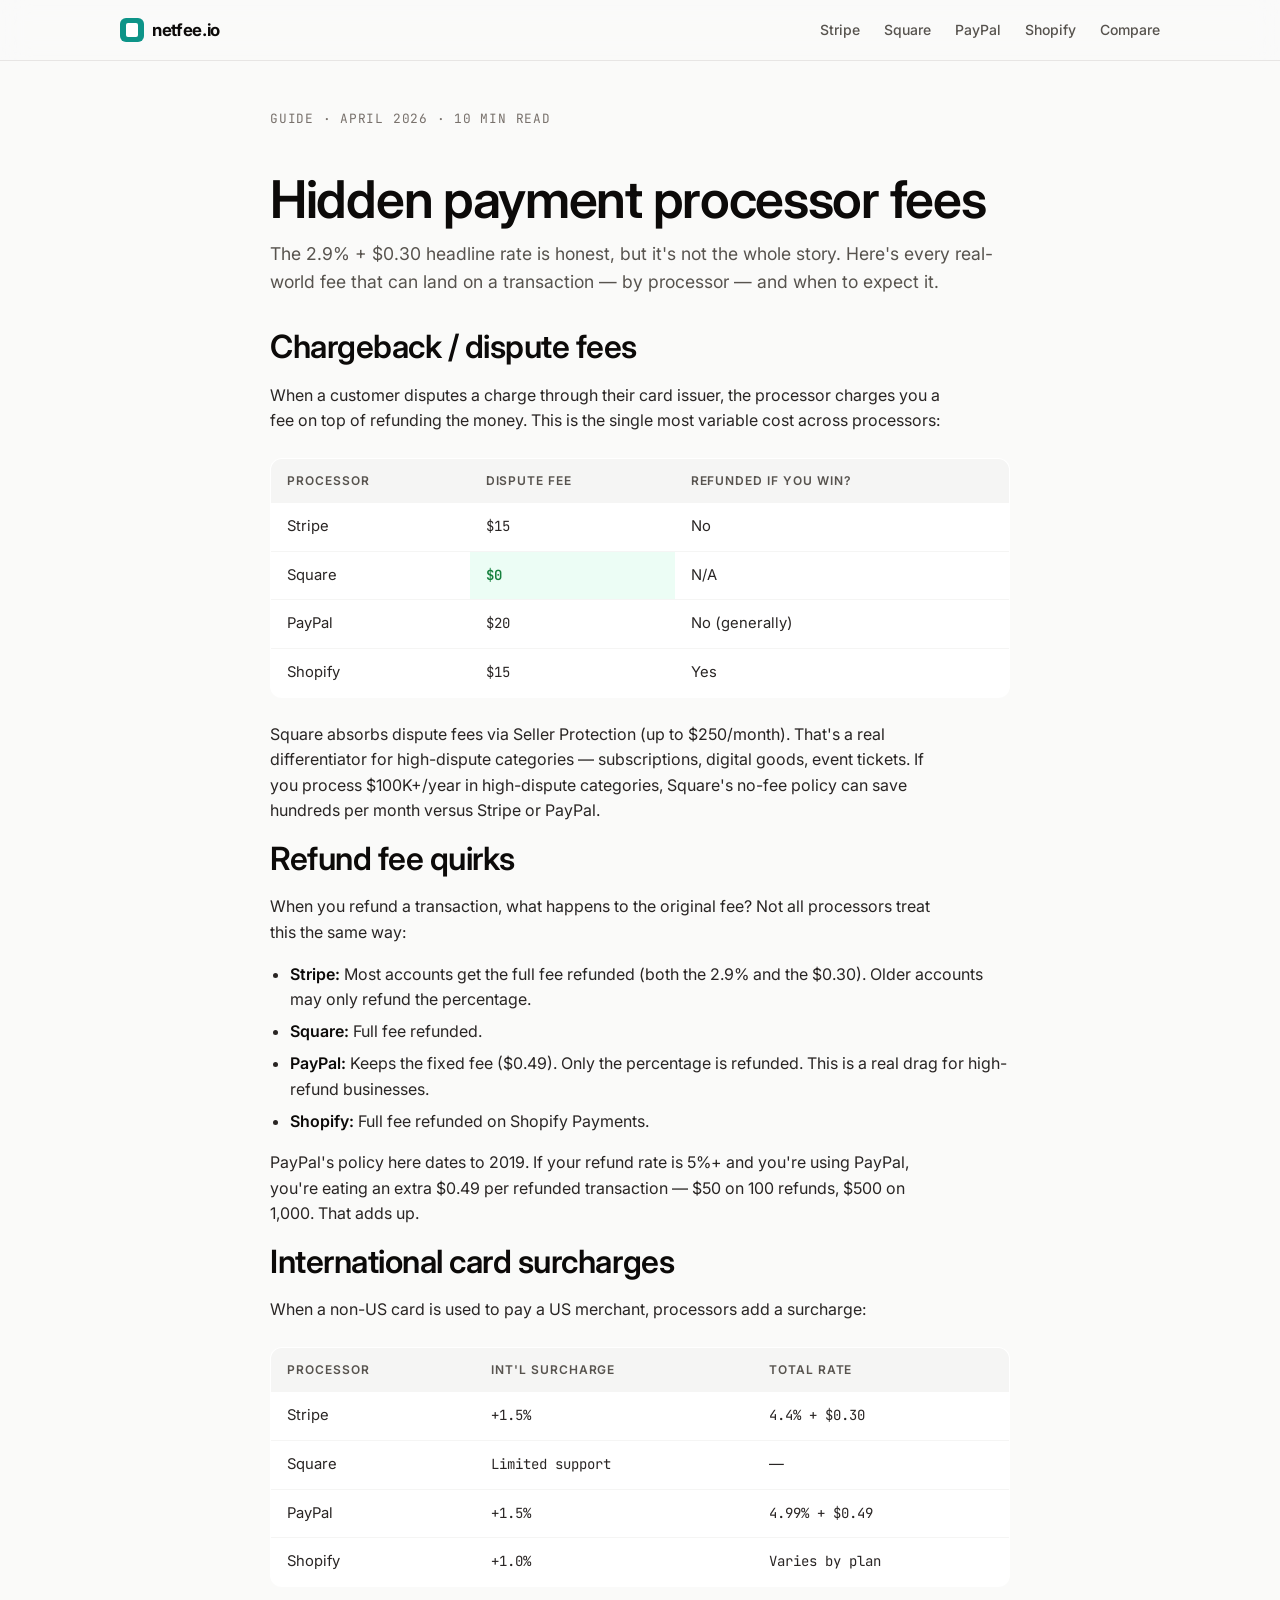
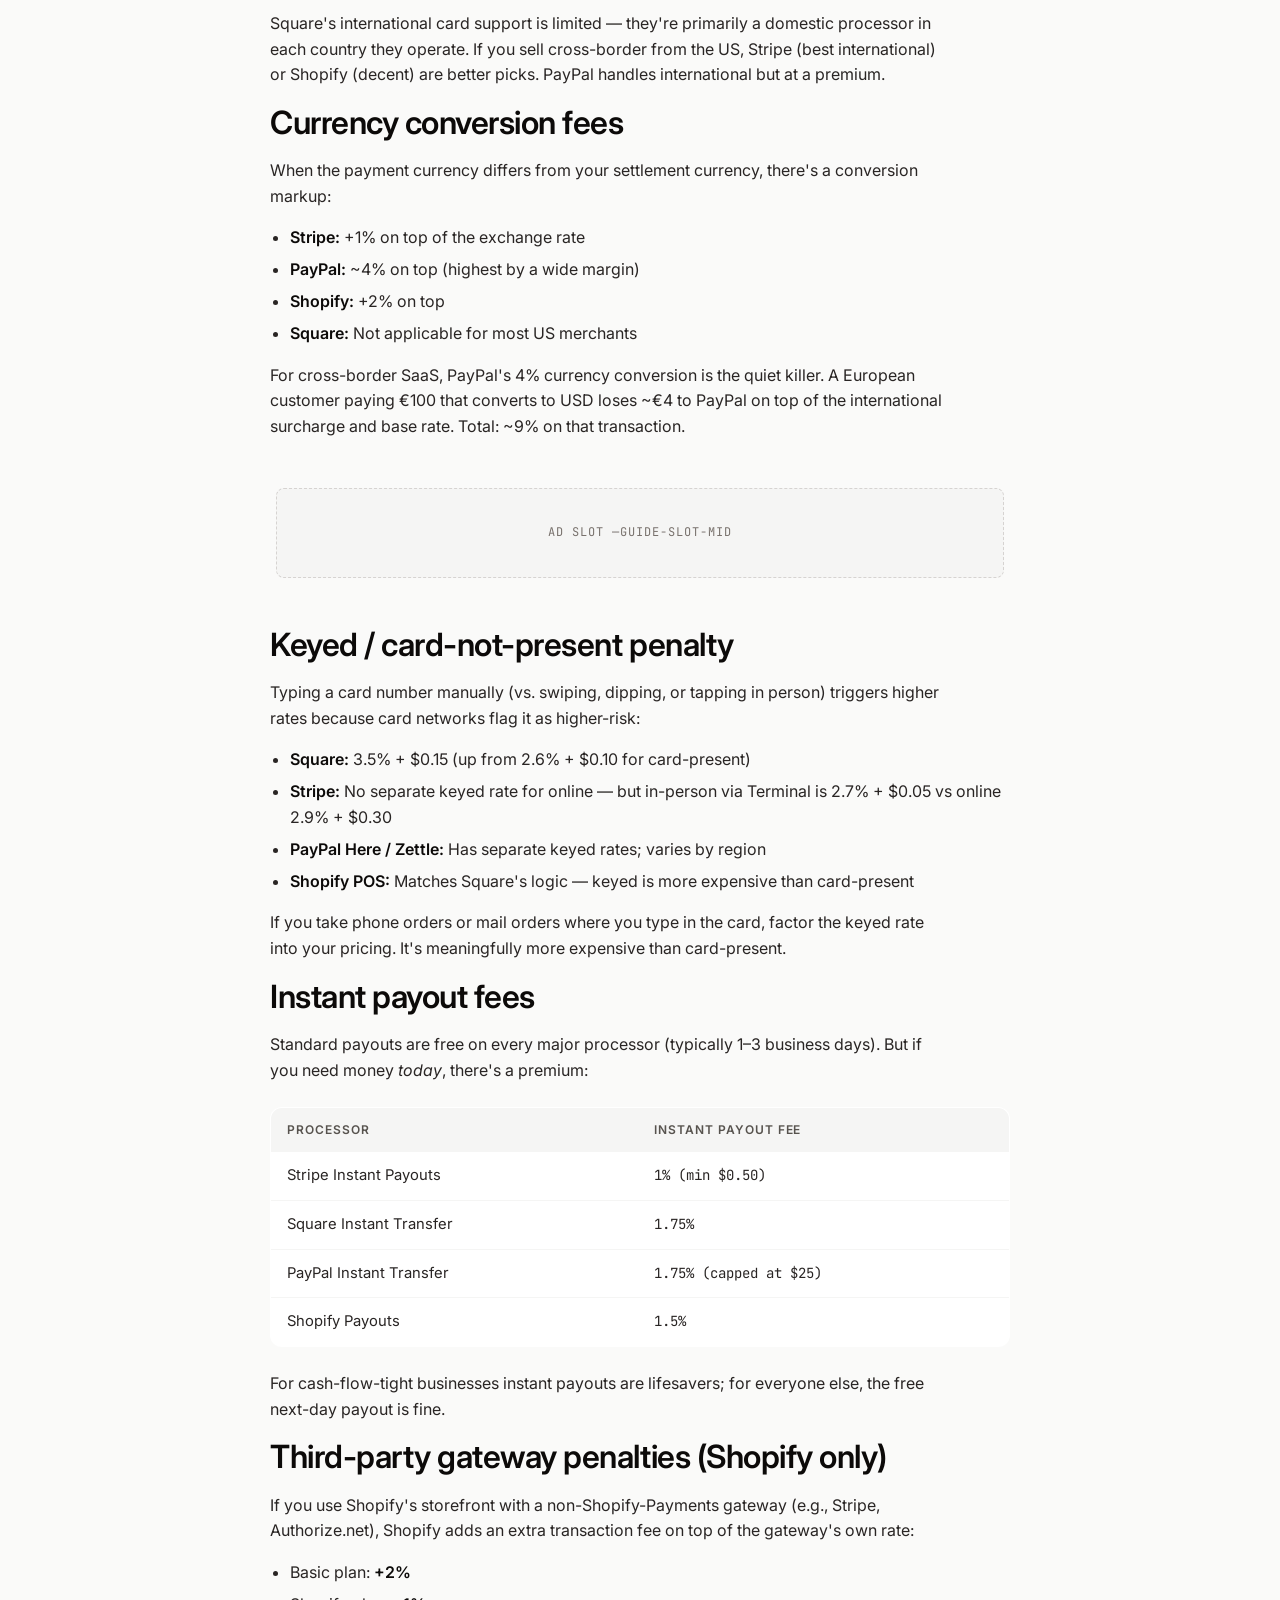
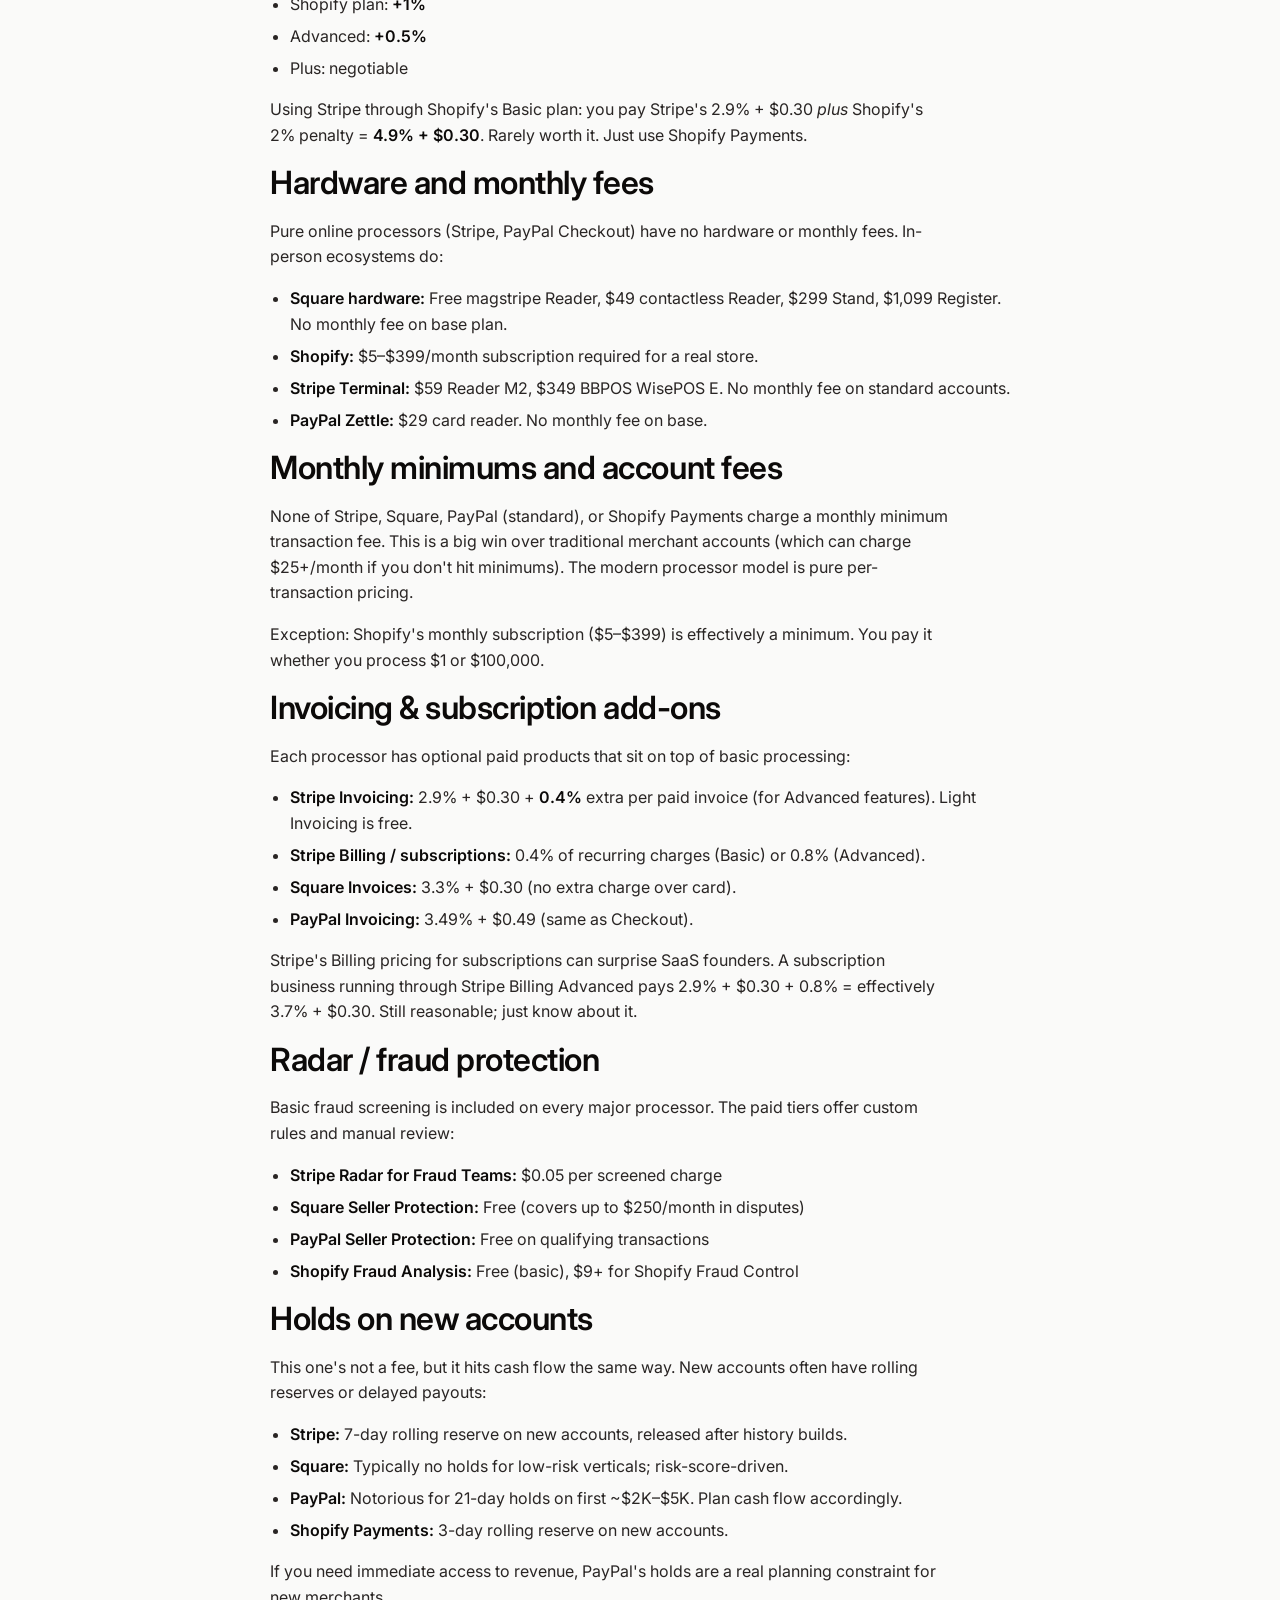
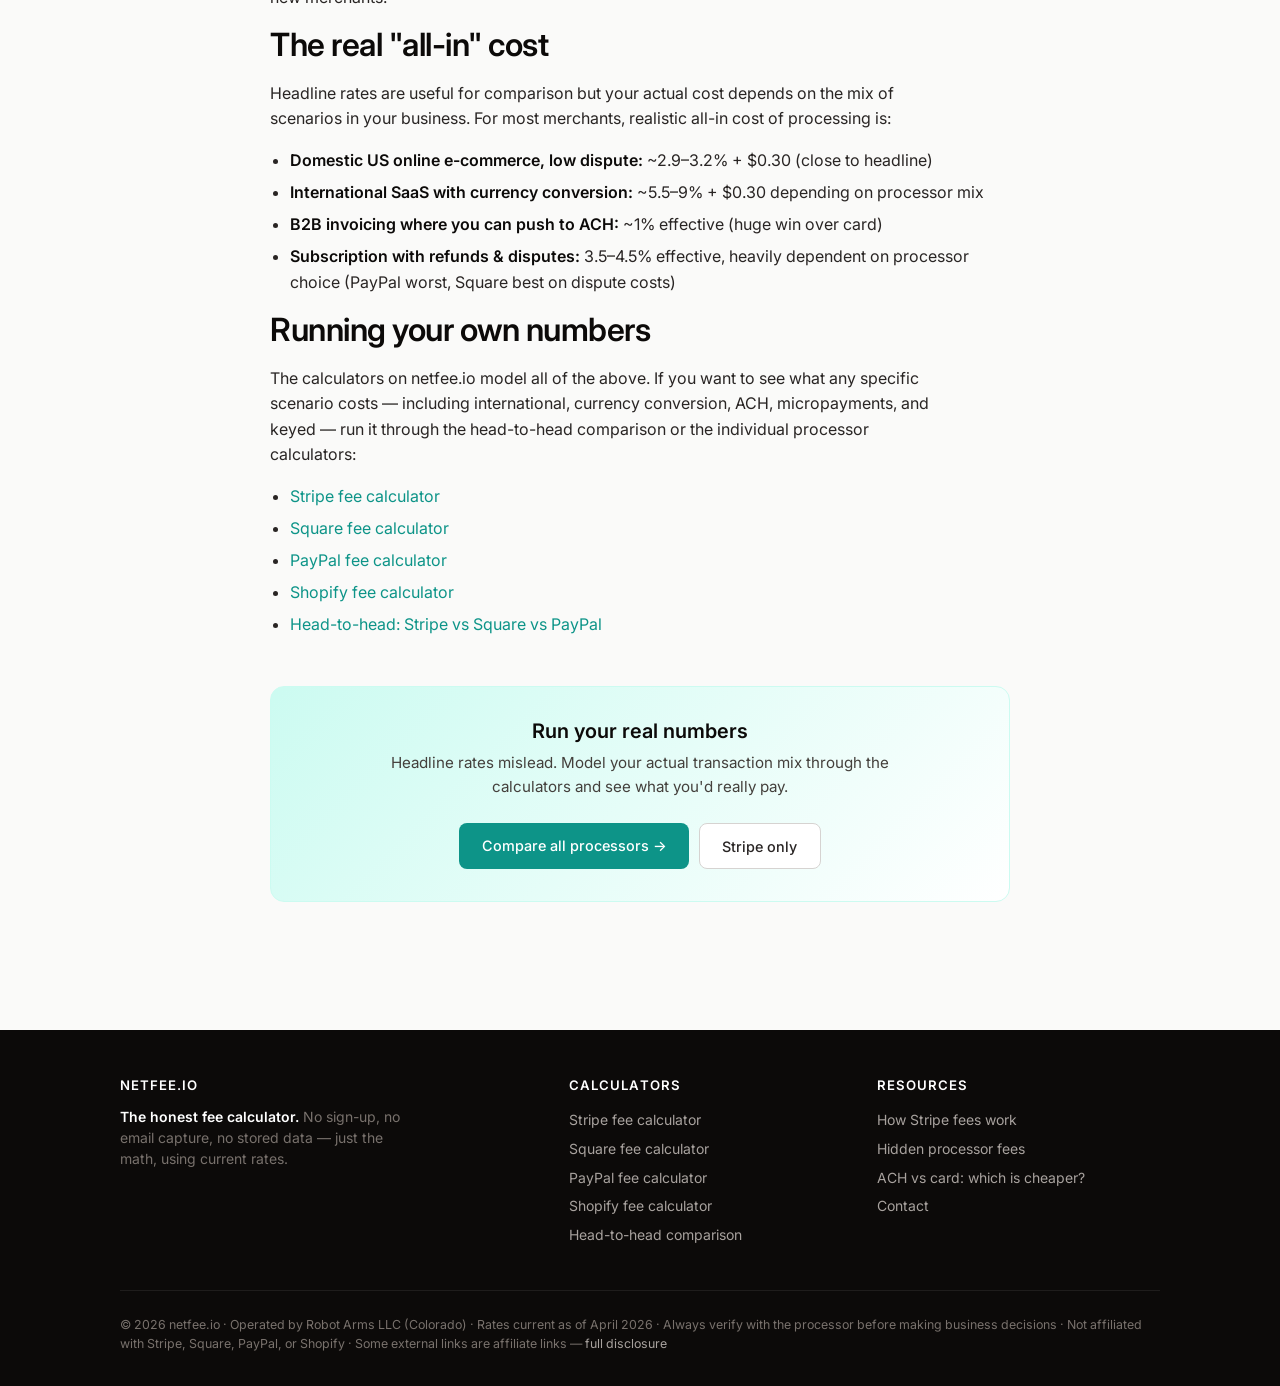
<file: guides/hidden-processor-fees.html>
<!DOCTYPE html>
<html lang="en">
<head>
  <meta charset="UTF-8">
  <meta name="viewport" content="width=device-width, initial-scale=1.0">
  <title>Hidden Payment Processor Fees (2026) — What the Headline Rates Don't Tell You | netfee.io</title>
  <meta name="description" content="Beyond the 2.9% + $0.30 headline rate: chargeback fees, refund-fee quirks, international surcharges, currency conversion, monthly minimums, instant-payout fees, and more.">
  <link rel="canonical" href="https://netfee.io/guides/hidden-processor-fees">

  <link rel="icon" type="image/svg+xml" href="/logo.svg">
  <link rel="apple-touch-icon" href="/apple-touch-icon.png">

  <meta property="og:title" content="Hidden Payment Processor Fees (2026)">
  <meta property="og:description" content="What the headline rates don't tell you about Stripe, Square, PayPal, and Shopify fees.">
  <meta property="og:url" content="https://netfee.io/guides/hidden-processor-fees">
  <meta property="og:type" content="article">
  <meta property="og:site_name" content="netfee.io">
  <meta property="og:image" content="https://netfee.io/og-image.png">
  <meta property="og:image:width" content="1200">
  <meta property="og:image:height" content="630">
  <meta name="twitter:image" content="https://netfee.io/og-image.png">

  <meta name="twitter:card" content="summary_large_image">
  <meta name="twitter:title" content="Hidden Payment Processor Fees (2026)">
  <meta name="twitter:description" content="What the headline rates don't tell you.">

  <script type="application/ld+json">
  {
    "@context": "https://schema.org",
    "@type": "Article",
    "headline": "Hidden Payment Processor Fees (2026)",
    "description": "Beyond the headline rates: chargebacks, refund quirks, international surcharges, currency conversion, monthly minimums, and payout fees across Stripe, Square, PayPal, and Shopify.",
    "author": { "@type": "Organization", "name": "netfee.io" },
    "publisher": { "@type": "Organization", "name": "Robot Arms LLC" },
    "datePublished": "2026-04-21",
    "dateModified": "2026-04-21",
    "image": "https://netfee.io/og-image.png",
    "mainEntityOfPage": "https://netfee.io/guides/hidden-processor-fees"
  }
  </script>

  <!-- Google AdSense (publisher: ca-pub-4144260522213667) -->
  <script async src="https://pagead2.googlesyndication.com/pagead/js/adsbygoogle.js?client=ca-pub-4144260522213667" crossorigin="anonymous"></script>

  <link rel="preconnect" href="https://fonts.googleapis.com">
  <link rel="preconnect" href="https://fonts.gstatic.com" crossorigin>
  <link href="https://fonts.googleapis.com/css2?family=Inter:wght@400;500;600;700&family=JetBrains+Mono:wght@400;500&display=swap" rel="stylesheet">
  <link rel="stylesheet" href="/styles.css">
</head>
<body>

  <nav>
    <div class="container">
      <a href="/" class="nav-logo">
        <span class="nav-logo-mark" aria-hidden="true"></span>
        <span>netfee.io</span>
      </a>
      <div class="nav-links">
        <a href="/stripe-fee-calculator">Stripe</a>
        <a href="/square-fee-calculator">Square</a>
        <a href="/paypal-fee-calculator">PayPal</a>
        <a href="/shopify-fee-calculator">Shopify</a>
        <a href="/compare">Compare</a>
      </div>
    </div>
  </nav>

  <main class="page-body">
    <article class="container" style="max-width: 780px;">
      <div class="meta">Guide · April 2026 · 10 min read</div>
      <h1 style="margin-bottom: 0.5rem;">Hidden payment processor fees</h1>
      <p class="lede" style="font-size: 1.1rem; color: var(--gray-500); margin-bottom: 2rem;">The 2.9% + $0.30 headline rate is honest, but it's not the whole story. Here's every real-world fee that can land on a transaction — by processor — and when to expect it.</p>

      <h2>Chargeback / dispute fees</h2>
      <p>When a customer disputes a charge through their card issuer, the processor charges you a fee on top of refunding the money. This is the single most variable cost across processors:</p>
      <table class="rates-table">
        <thead><tr><th>Processor</th><th>Dispute fee</th><th>Refunded if you win?</th></tr></thead>
        <tbody>
          <tr><td>Stripe</td><td class="rate">$15</td><td>No</td></tr>
          <tr><td>Square</td><td class="rate winner">$0</td><td>N/A</td></tr>
          <tr><td>PayPal</td><td class="rate">$20</td><td>No (generally)</td></tr>
          <tr><td>Shopify</td><td class="rate">$15</td><td>Yes</td></tr>
        </tbody>
      </table>
      <p>Square absorbs dispute fees via Seller Protection (up to $250/month). That's a real differentiator for high-dispute categories — subscriptions, digital goods, event tickets. If you process $100K+/year in high-dispute categories, Square's no-fee policy can save hundreds per month versus Stripe or PayPal.</p>

      <h2>Refund fee quirks</h2>
      <p>When you refund a transaction, what happens to the original fee? Not all processors treat this the same way:</p>
      <ul>
        <li><strong>Stripe:</strong> Most accounts get the full fee refunded (both the 2.9% and the $0.30). Older accounts may only refund the percentage.</li>
        <li><strong>Square:</strong> Full fee refunded.</li>
        <li><strong>PayPal:</strong> Keeps the fixed fee ($0.49). Only the percentage is refunded. This is a real drag for high-refund businesses.</li>
        <li><strong>Shopify:</strong> Full fee refunded on Shopify Payments.</li>
      </ul>
      <p>PayPal's policy here dates to 2019. If your refund rate is 5%+ and you're using PayPal, you're eating an extra $0.49 per refunded transaction — $50 on 100 refunds, $500 on 1,000. That adds up.</p>

      <h2>International card surcharges</h2>
      <p>When a non-US card is used to pay a US merchant, processors add a surcharge:</p>
      <table class="rates-table">
        <thead><tr><th>Processor</th><th>Int'l surcharge</th><th>Total rate</th></tr></thead>
        <tbody>
          <tr><td>Stripe</td><td class="rate">+1.5%</td><td class="rate">4.4% + $0.30</td></tr>
          <tr><td>Square</td><td class="rate">Limited support</td><td>—</td></tr>
          <tr><td>PayPal</td><td class="rate">+1.5%</td><td class="rate">4.99% + $0.49</td></tr>
          <tr><td>Shopify</td><td class="rate">+1.0%</td><td class="rate">Varies by plan</td></tr>
        </tbody>
      </table>
      <p>Square's international card support is limited — they're primarily a domestic processor in each country they operate. If you sell cross-border from the US, Stripe (best international) or Shopify (decent) are better picks. PayPal handles international but at a premium.</p>

      <h2>Currency conversion fees</h2>
      <p>When the payment currency differs from your settlement currency, there's a conversion markup:</p>
      <ul>
        <li><strong>Stripe:</strong> +1% on top of the exchange rate</li>
        <li><strong>PayPal:</strong> ~4% on top (highest by a wide margin)</li>
        <li><strong>Shopify:</strong> +2% on top</li>
        <li><strong>Square:</strong> Not applicable for most US merchants</li>
      </ul>
      <p>For cross-border SaaS, PayPal's 4% currency conversion is the quiet killer. A European customer paying €100 that converts to USD loses ~€4 to PayPal on top of the international surcharge and base rate. Total: ~9% on that transaction.</p>

      <!-- Ad slot -->
      <div class="ad-slot" data-slot="guide-slot-mid" aria-hidden="true" style="margin: 3rem auto;">
        <!-- AdSense in-article unit — paste <ins> block after approval -->
      </div>

      <h2>Keyed / card-not-present penalty</h2>
      <p>Typing a card number manually (vs. swiping, dipping, or tapping in person) triggers higher rates because card networks flag it as higher-risk:</p>
      <ul>
        <li><strong>Square:</strong> 3.5% + $0.15 (up from 2.6% + $0.10 for card-present)</li>
        <li><strong>Stripe:</strong> No separate keyed rate for online — but in-person via Terminal is 2.7% + $0.05 vs online 2.9% + $0.30</li>
        <li><strong>PayPal Here / Zettle:</strong> Has separate keyed rates; varies by region</li>
        <li><strong>Shopify POS:</strong> Matches Square's logic — keyed is more expensive than card-present</li>
      </ul>
      <p>If you take phone orders or mail orders where you type in the card, factor the keyed rate into your pricing. It's meaningfully more expensive than card-present.</p>

      <h2>Instant payout fees</h2>
      <p>Standard payouts are free on every major processor (typically 1–3 business days). But if you need money <em>today</em>, there's a premium:</p>
      <table class="rates-table">
        <thead><tr><th>Processor</th><th>Instant payout fee</th></tr></thead>
        <tbody>
          <tr><td>Stripe Instant Payouts</td><td class="rate">1% (min $0.50)</td></tr>
          <tr><td>Square Instant Transfer</td><td class="rate">1.75%</td></tr>
          <tr><td>PayPal Instant Transfer</td><td class="rate">1.75% (capped at $25)</td></tr>
          <tr><td>Shopify Payouts</td><td class="rate">1.5%</td></tr>
        </tbody>
      </table>
      <p>For cash-flow-tight businesses instant payouts are lifesavers; for everyone else, the free next-day payout is fine.</p>

      <h2>Third-party gateway penalties (Shopify only)</h2>
      <p>If you use Shopify's storefront with a non-Shopify-Payments gateway (e.g., Stripe, Authorize.net), Shopify adds an extra transaction fee on top of the gateway's own rate:</p>
      <ul>
        <li>Basic plan: <strong>+2%</strong></li>
        <li>Shopify plan: <strong>+1%</strong></li>
        <li>Advanced: <strong>+0.5%</strong></li>
        <li>Plus: negotiable</li>
      </ul>
      <p>Using Stripe through Shopify's Basic plan: you pay Stripe's 2.9% + $0.30 <em>plus</em> Shopify's 2% penalty = <strong>4.9% + $0.30</strong>. Rarely worth it. Just use Shopify Payments.</p>

      <h2>Hardware and monthly fees</h2>
      <p>Pure online processors (Stripe, PayPal Checkout) have no hardware or monthly fees. In-person ecosystems do:</p>
      <ul>
        <li><strong>Square hardware:</strong> Free magstripe Reader, $49 contactless Reader, $299 Stand, $1,099 Register. No monthly fee on base plan.</li>
        <li><strong>Shopify:</strong> $5–$399/month subscription required for a real store.</li>
        <li><strong>Stripe Terminal:</strong> $59 Reader M2, $349 BBPOS WisePOS E. No monthly fee on standard accounts.</li>
        <li><strong>PayPal Zettle:</strong> $29 card reader. No monthly fee on base.</li>
      </ul>

      <h2>Monthly minimums and account fees</h2>
      <p>None of Stripe, Square, PayPal (standard), or Shopify Payments charge a monthly minimum transaction fee. This is a big win over traditional merchant accounts (which can charge $25+/month if you don't hit minimums). The modern processor model is pure per-transaction pricing.</p>
      <p>Exception: Shopify's monthly subscription ($5–$399) is effectively a minimum. You pay it whether you process $1 or $100,000.</p>

      <h2>Invoicing &amp; subscription add-ons</h2>
      <p>Each processor has optional paid products that sit on top of basic processing:</p>
      <ul>
        <li><strong>Stripe Invoicing:</strong> 2.9% + $0.30 + <strong>0.4%</strong> extra per paid invoice (for Advanced features). Light Invoicing is free.</li>
        <li><strong>Stripe Billing / subscriptions:</strong> 0.4% of recurring charges (Basic) or 0.8% (Advanced).</li>
        <li><strong>Square Invoices:</strong> 3.3% + $0.30 (no extra charge over card).</li>
        <li><strong>PayPal Invoicing:</strong> 3.49% + $0.49 (same as Checkout).</li>
      </ul>
      <p>Stripe's Billing pricing for subscriptions can surprise SaaS founders. A subscription business running through Stripe Billing Advanced pays 2.9% + $0.30 + 0.8% = effectively 3.7% + $0.30. Still reasonable; just know about it.</p>

      <h2>Radar / fraud protection</h2>
      <p>Basic fraud screening is included on every major processor. The paid tiers offer custom rules and manual review:</p>
      <ul>
        <li><strong>Stripe Radar for Fraud Teams:</strong> $0.05 per screened charge</li>
        <li><strong>Square Seller Protection:</strong> Free (covers up to $250/month in disputes)</li>
        <li><strong>PayPal Seller Protection:</strong> Free on qualifying transactions</li>
        <li><strong>Shopify Fraud Analysis:</strong> Free (basic), $9+ for Shopify Fraud Control</li>
      </ul>

      <h2>Holds on new accounts</h2>
      <p>This one's not a fee, but it hits cash flow the same way. New accounts often have rolling reserves or delayed payouts:</p>
      <ul>
        <li><strong>Stripe:</strong> 7-day rolling reserve on new accounts, released after history builds.</li>
        <li><strong>Square:</strong> Typically no holds for low-risk verticals; risk-score-driven.</li>
        <li><strong>PayPal:</strong> Notorious for 21-day holds on first ~$2K–$5K. Plan cash flow accordingly.</li>
        <li><strong>Shopify Payments:</strong> 3-day rolling reserve on new accounts.</li>
      </ul>
      <p>If you need immediate access to revenue, PayPal's holds are a real planning constraint for new merchants.</p>

      <h2>The real "all-in" cost</h2>
      <p>Headline rates are useful for comparison but your actual cost depends on the mix of scenarios in your business. For most merchants, realistic all-in cost of processing is:</p>
      <ul>
        <li><strong>Domestic US online e-commerce, low dispute:</strong> ~2.9–3.2% + $0.30 (close to headline)</li>
        <li><strong>International SaaS with currency conversion:</strong> ~5.5–9% + $0.30 depending on processor mix</li>
        <li><strong>B2B invoicing where you can push to ACH:</strong> ~1% effective (huge win over card)</li>
        <li><strong>Subscription with refunds &amp; disputes:</strong> 3.5–4.5% effective, heavily dependent on processor choice (PayPal worst, Square best on dispute costs)</li>
      </ul>

      <h2>Running your own numbers</h2>
      <p>The calculators on netfee.io model all of the above. If you want to see what any specific scenario costs — including international, currency conversion, ACH, micropayments, and keyed — run it through the head-to-head comparison or the individual processor calculators:</p>
      <ul>
        <li><a href="/stripe-fee-calculator">Stripe fee calculator</a></li>
        <li><a href="/square-fee-calculator">Square fee calculator</a></li>
        <li><a href="/paypal-fee-calculator">PayPal fee calculator</a></li>
        <li><a href="/shopify-fee-calculator">Shopify fee calculator</a></li>
        <li><a href="/compare">Head-to-head: Stripe vs Square vs PayPal</a></li>
      </ul>

      <div class="cta-block" style="margin-top: 3rem;">
        <h3>Run your real numbers</h3>
        <p class="cta-lede">Headline rates mislead. Model your actual transaction mix through the calculators and see what you'd really pay.</p>
        <div class="cta-buttons">
          <a href="/compare" class="cta-btn">Compare all processors →</a>
          <a href="/stripe-fee-calculator" class="cta-btn secondary">Stripe only</a>
        </div>
      </div>
    </article>
  </main>

  <footer>
    <div class="container">
      <div>
        <h4>netfee.io</h4>
        <p class="brand-line"><strong>The honest fee calculator.</strong> No sign-up, no email capture, no stored data — just the math, using current rates.</p>
      </div>
      <div>
        <h4>Calculators</h4>
        <a href="/stripe-fee-calculator">Stripe fee calculator</a>
        <a href="/square-fee-calculator">Square fee calculator</a>
        <a href="/paypal-fee-calculator">PayPal fee calculator</a>
        <a href="/shopify-fee-calculator">Shopify fee calculator</a>
        <a href="/compare">Head-to-head comparison</a>
      </div>
      <div>
        <h4>Resources</h4>
        <a href="/guides/how-stripe-fees-work">How Stripe fees work</a>
        <a href="/guides/hidden-processor-fees">Hidden processor fees</a>
        <a href="/guides/ach-vs-card">ACH vs card: which is cheaper?</a>
        <a href="/contact">Contact</a>
      </div>
      <div class="legal">
        © 2026 netfee.io · Operated by Robot Arms LLC (Colorado) · Rates current as of April 2026 · Always verify with the processor before making business decisions · Not affiliated with Stripe, Square, PayPal, or Shopify · Some external links are affiliate links — <a href="/terms#affiliate-disclosure">full disclosure</a>
      </div>
    </div>
  </footer>
</body>
</html>
</file>
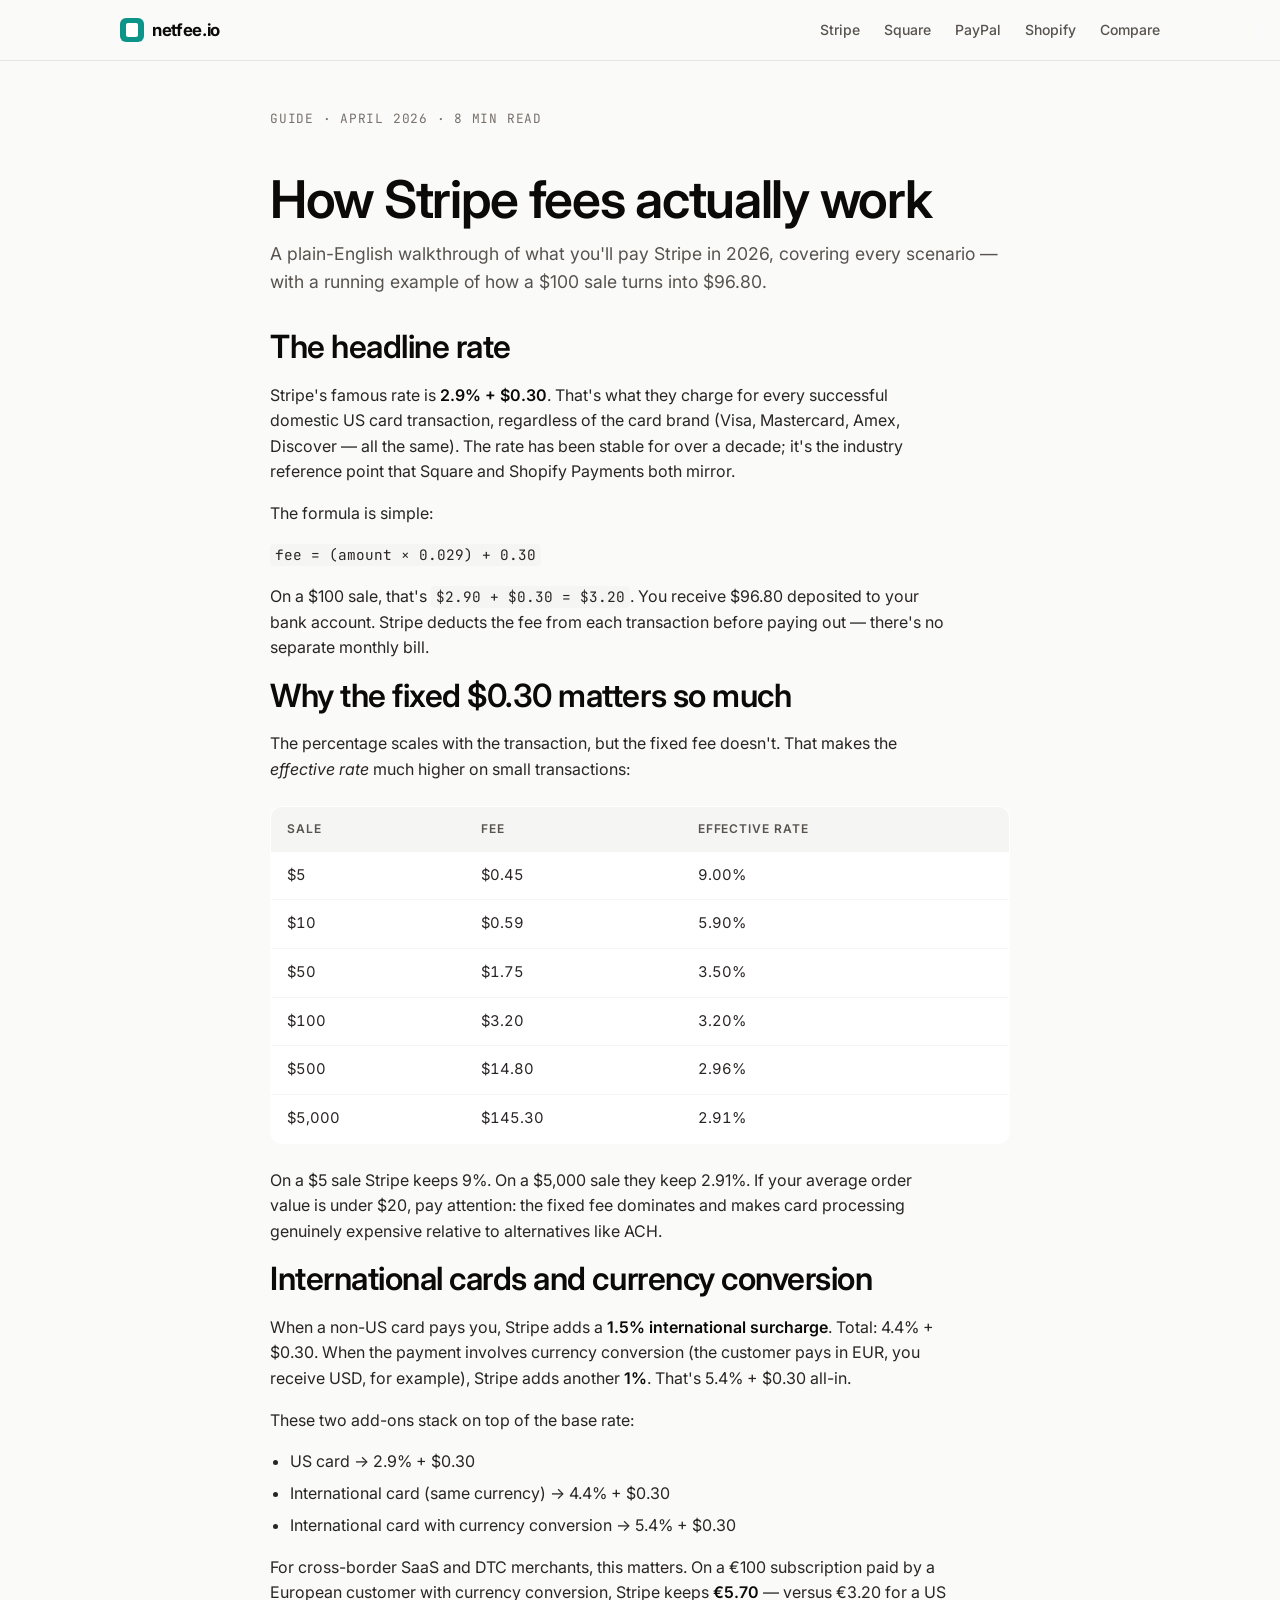
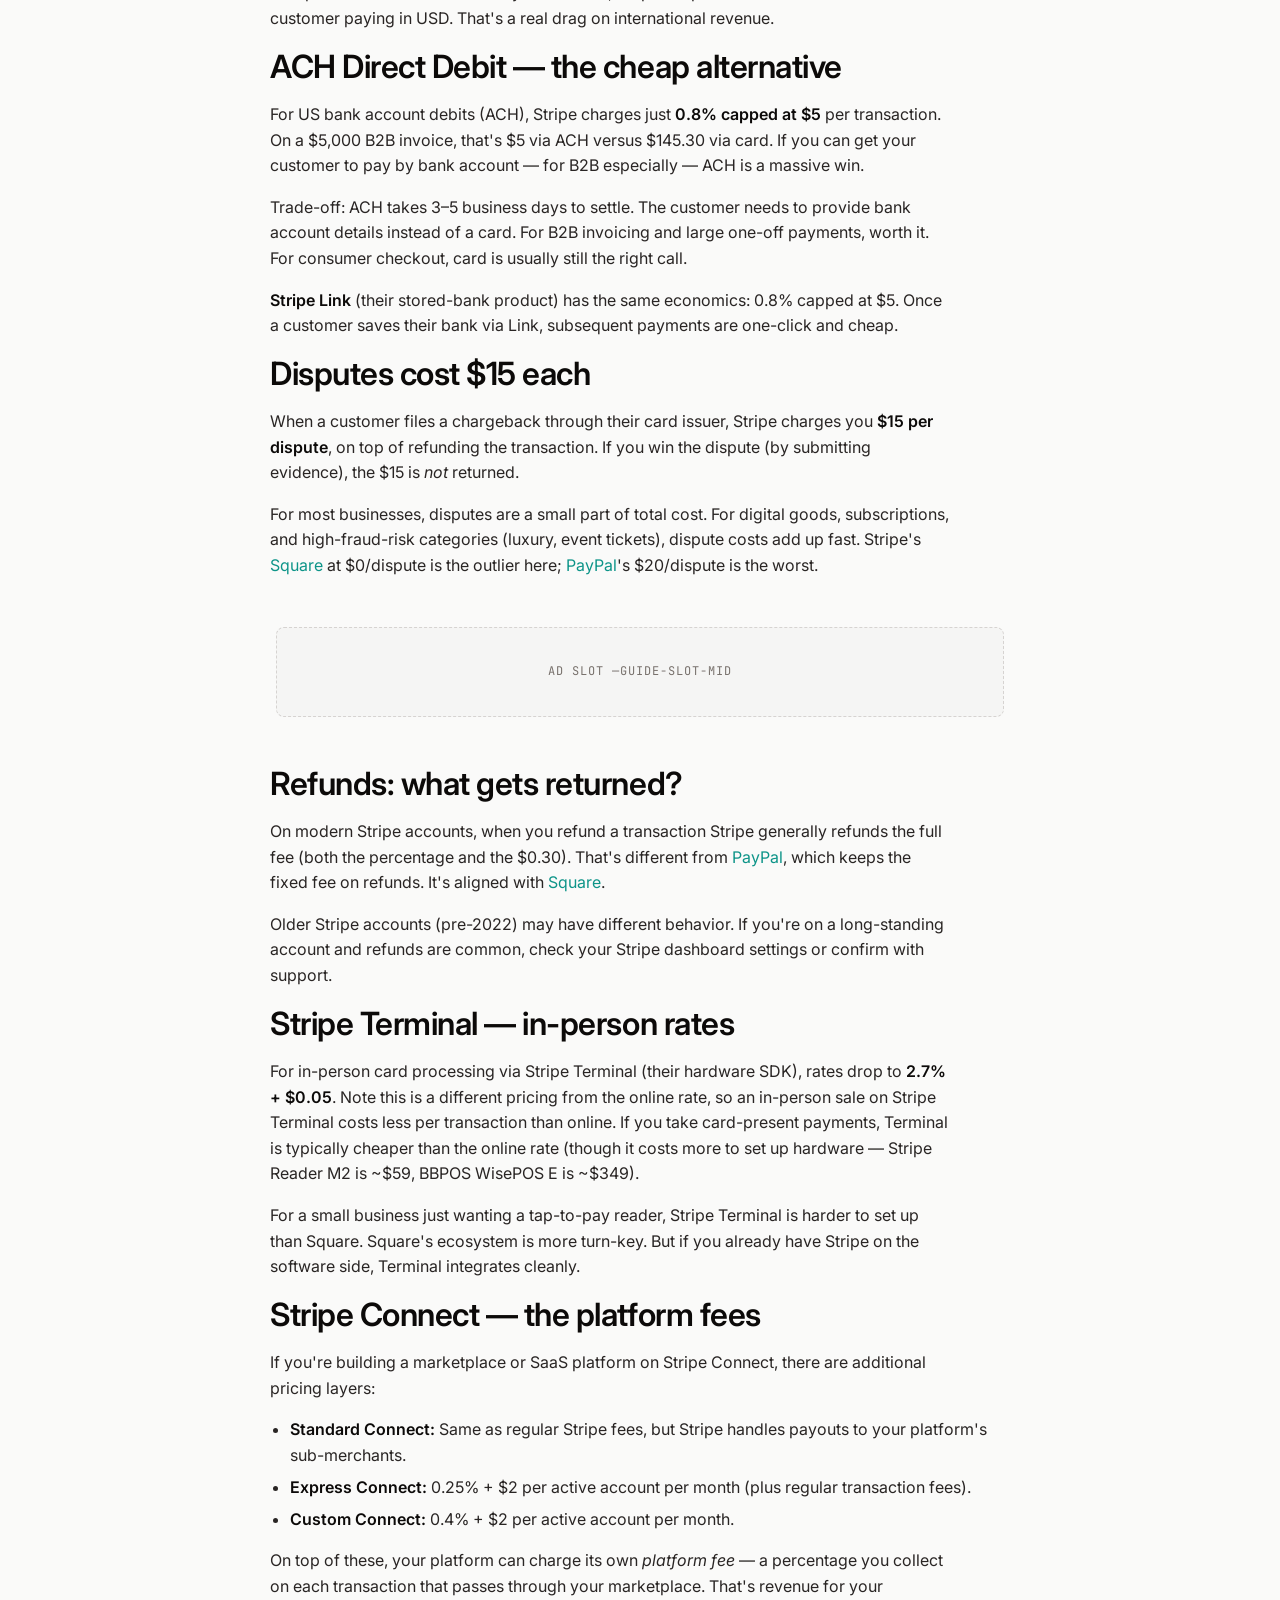
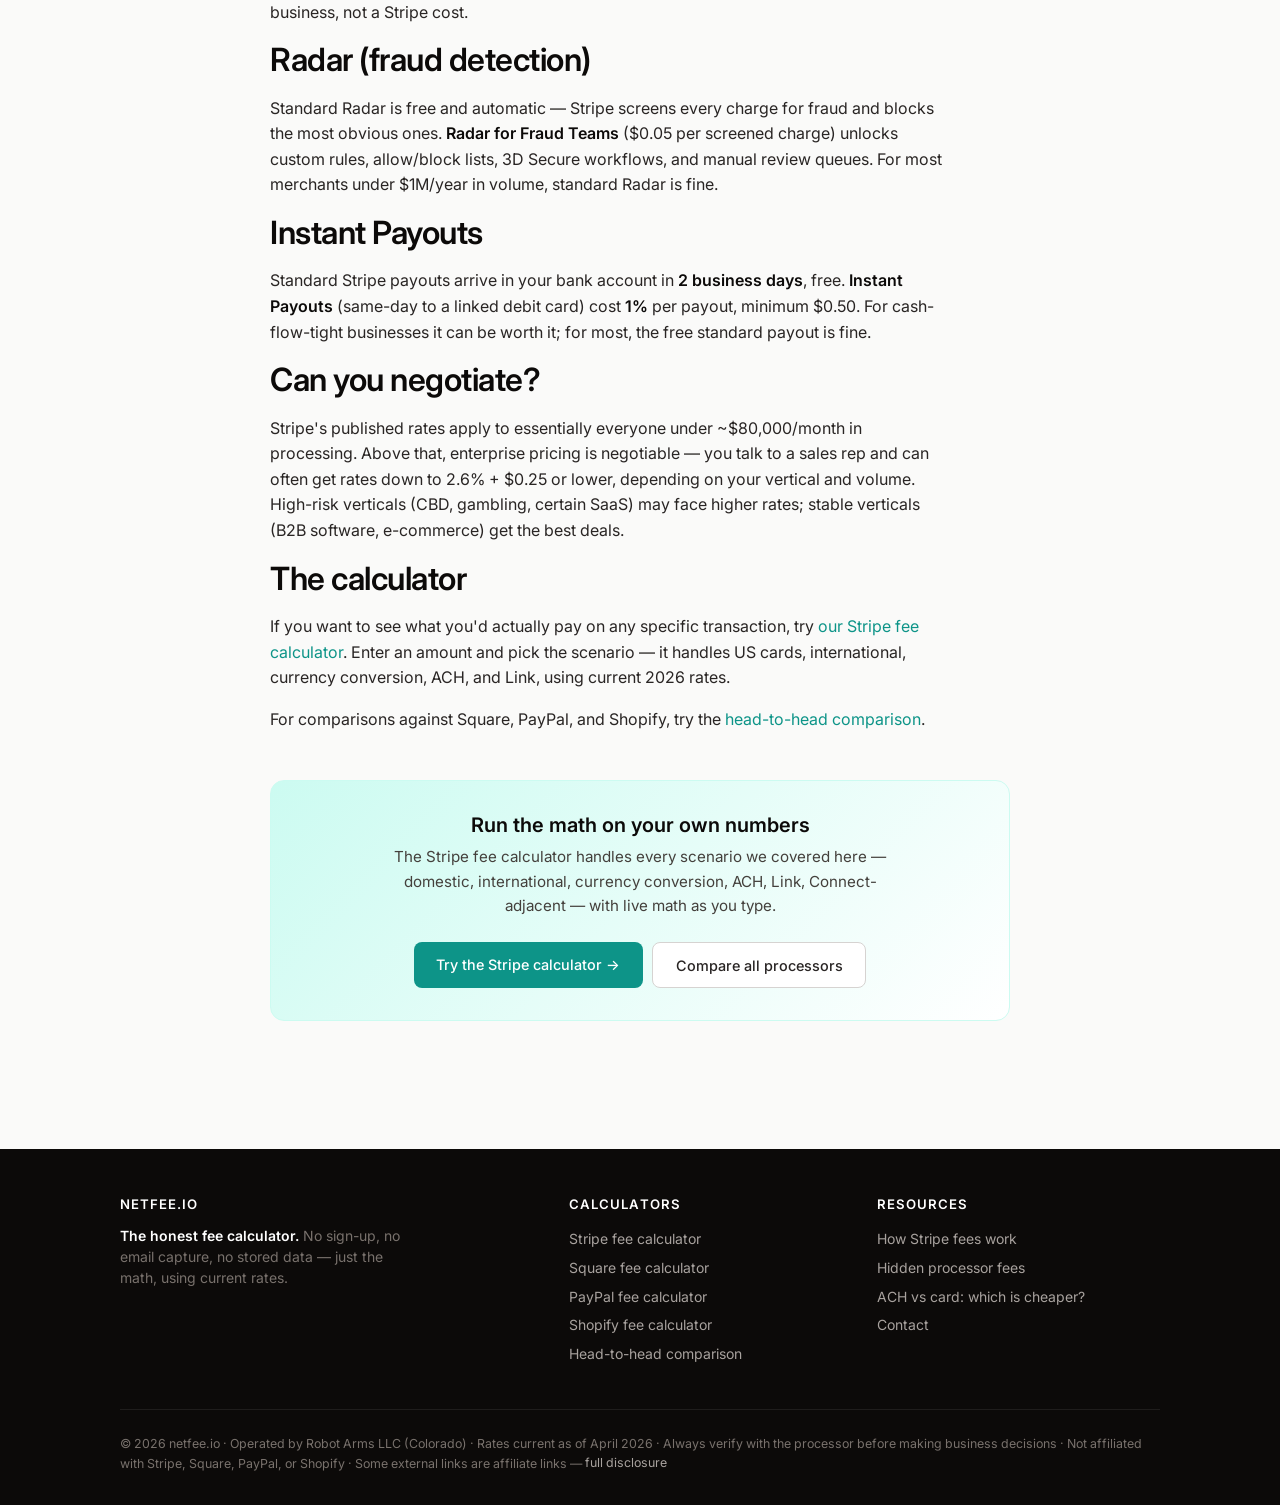
<file: guides/how-stripe-fees-work.html>
<!DOCTYPE html>
<html lang="en">
<head>
  <meta charset="UTF-8">
  <meta name="viewport" content="width=device-width, initial-scale=1.0">
  <title>How Stripe Fees Actually Work (2026 Guide) | netfee.io</title>
  <meta name="description" content="A plain-English walkthrough of how Stripe fees work in 2026: domestic cards, international surcharges, currency conversion, ACH, Link, disputes, and Connect. With worked examples.">
  <link rel="canonical" href="https://netfee.io/guides/how-stripe-fees-work">

  <link rel="icon" type="image/svg+xml" href="/logo.svg">
  <link rel="apple-touch-icon" href="/apple-touch-icon.png">

  <meta property="og:title" content="How Stripe Fees Actually Work (2026 Guide)">
  <meta property="og:description" content="Plain-English walkthrough of Stripe fees: cards, international, currency conversion, ACH, Link, disputes, Connect. With worked examples.">
  <meta property="og:url" content="https://netfee.io/guides/how-stripe-fees-work">
  <meta property="og:type" content="article">
  <meta property="og:site_name" content="netfee.io">
  <meta property="og:image" content="https://netfee.io/og-image.png">
  <meta property="og:image:width" content="1200">
  <meta property="og:image:height" content="630">
  <meta name="twitter:image" content="https://netfee.io/og-image.png">

  <meta name="twitter:card" content="summary_large_image">
  <meta name="twitter:title" content="How Stripe Fees Actually Work (2026)">
  <meta name="twitter:description" content="Plain-English walkthrough of Stripe's fee structure.">

  <script type="application/ld+json">
  {
    "@context": "https://schema.org",
    "@type": "Article",
    "headline": "How Stripe Fees Actually Work (2026 Guide)",
    "description": "A plain-English walkthrough of Stripe's fee structure including domestic cards, international surcharges, currency conversion, ACH, disputes, and Connect.",
    "author": { "@type": "Organization", "name": "netfee.io" },
    "publisher": { "@type": "Organization", "name": "Robot Arms LLC" },
    "datePublished": "2026-04-21",
    "dateModified": "2026-04-21",
    "image": "https://netfee.io/og-image.png",
    "mainEntityOfPage": "https://netfee.io/guides/how-stripe-fees-work"
  }
  </script>

  <!-- Google AdSense (publisher: ca-pub-4144260522213667) -->
  <script async src="https://pagead2.googlesyndication.com/pagead/js/adsbygoogle.js?client=ca-pub-4144260522213667" crossorigin="anonymous"></script>

  <link rel="preconnect" href="https://fonts.googleapis.com">
  <link rel="preconnect" href="https://fonts.gstatic.com" crossorigin>
  <link href="https://fonts.googleapis.com/css2?family=Inter:wght@400;500;600;700&family=JetBrains+Mono:wght@400;500&display=swap" rel="stylesheet">
  <link rel="stylesheet" href="/styles.css">
</head>
<body>

  <nav>
    <div class="container">
      <a href="/" class="nav-logo">
        <span class="nav-logo-mark" aria-hidden="true"></span>
        <span>netfee.io</span>
      </a>
      <div class="nav-links">
        <a href="/stripe-fee-calculator">Stripe</a>
        <a href="/square-fee-calculator">Square</a>
        <a href="/paypal-fee-calculator">PayPal</a>
        <a href="/shopify-fee-calculator">Shopify</a>
        <a href="/compare">Compare</a>
      </div>
    </div>
  </nav>

  <main class="page-body">
    <article class="container" style="max-width: 780px;">
      <div class="meta">Guide · April 2026 · 8 min read</div>
      <h1 style="margin-bottom: 0.5rem;">How Stripe fees actually work</h1>
      <p class="lede" style="font-size: 1.1rem; color: var(--gray-500); margin-bottom: 2rem;">A plain-English walkthrough of what you'll pay Stripe in 2026, covering every scenario — with a running example of how a $100 sale turns into $96.80.</p>

      <h2>The headline rate</h2>
      <p>Stripe's famous rate is <strong>2.9% + $0.30</strong>. That's what they charge for every successful domestic US card transaction, regardless of the card brand (Visa, Mastercard, Amex, Discover — all the same). The rate has been stable for over a decade; it's the industry reference point that Square and Shopify Payments both mirror.</p>
      <p>The formula is simple:</p>
      <p><code>fee = (amount × 0.029) + 0.30</code></p>
      <p>On a $100 sale, that's <code>$2.90 + $0.30 = $3.20</code>. You receive $96.80 deposited to your bank account. Stripe deducts the fee from each transaction before paying out — there's no separate monthly bill.</p>

      <h2>Why the fixed $0.30 matters so much</h2>
      <p>The percentage scales with the transaction, but the fixed fee doesn't. That makes the <em>effective rate</em> much higher on small transactions:</p>
      <table class="rates-table">
        <thead><tr><th>Sale</th><th>Fee</th><th>Effective rate</th></tr></thead>
        <tbody>
          <tr><td>$5</td><td>$0.45</td><td>9.00%</td></tr>
          <tr><td>$10</td><td>$0.59</td><td>5.90%</td></tr>
          <tr><td>$50</td><td>$1.75</td><td>3.50%</td></tr>
          <tr><td>$100</td><td>$3.20</td><td>3.20%</td></tr>
          <tr><td>$500</td><td>$14.80</td><td>2.96%</td></tr>
          <tr><td>$5,000</td><td>$145.30</td><td>2.91%</td></tr>
        </tbody>
      </table>
      <p>On a $5 sale Stripe keeps 9%. On a $5,000 sale they keep 2.91%. If your average order value is under $20, pay attention: the fixed fee dominates and makes card processing genuinely expensive relative to alternatives like ACH.</p>

      <h2>International cards and currency conversion</h2>
      <p>When a non-US card pays you, Stripe adds a <strong>1.5% international surcharge</strong>. Total: 4.4% + $0.30. When the payment involves currency conversion (the customer pays in EUR, you receive USD, for example), Stripe adds another <strong>1%</strong>. That's 5.4% + $0.30 all-in.</p>
      <p>These two add-ons stack on top of the base rate:</p>
      <ul>
        <li>US card → 2.9% + $0.30</li>
        <li>International card (same currency) → 4.4% + $0.30</li>
        <li>International card with currency conversion → 5.4% + $0.30</li>
      </ul>
      <p>For cross-border SaaS and DTC merchants, this matters. On a €100 subscription paid by a European customer with currency conversion, Stripe keeps <strong>€5.70</strong> — versus €3.20 for a US customer paying in USD. That's a real drag on international revenue.</p>

      <h2>ACH Direct Debit — the cheap alternative</h2>
      <p>For US bank account debits (ACH), Stripe charges just <strong>0.8% capped at $5</strong> per transaction. On a $5,000 B2B invoice, that's $5 via ACH versus $145.30 via card. If you can get your customer to pay by bank account — for B2B especially — ACH is a massive win.</p>
      <p>Trade-off: ACH takes 3–5 business days to settle. The customer needs to provide bank account details instead of a card. For B2B invoicing and large one-off payments, worth it. For consumer checkout, card is usually still the right call.</p>
      <p><strong>Stripe Link</strong> (their stored-bank product) has the same economics: 0.8% capped at $5. Once a customer saves their bank via Link, subsequent payments are one-click and cheap.</p>

      <h2>Disputes cost $15 each</h2>
      <p>When a customer files a chargeback through their card issuer, Stripe charges you <strong>$15 per dispute</strong>, on top of refunding the transaction. If you win the dispute (by submitting evidence), the $15 is <em>not</em> returned.</p>
      <p>For most businesses, disputes are a small part of total cost. For digital goods, subscriptions, and high-fraud-risk categories (luxury, event tickets), dispute costs add up fast. Stripe's <a href="/square-fee-calculator">Square</a> at $0/dispute is the outlier here; <a href="/paypal-fee-calculator">PayPal</a>'s $20/dispute is the worst.</p>

      <!-- Ad slot -->
      <div class="ad-slot" data-slot="guide-slot-mid" aria-hidden="true" style="margin: 3rem auto;">
        <!-- AdSense in-article unit — paste <ins> block after approval -->
      </div>

      <h2>Refunds: what gets returned?</h2>
      <p>On modern Stripe accounts, when you refund a transaction Stripe generally refunds the full fee (both the percentage and the $0.30). That's different from <a href="/paypal-fee-calculator">PayPal</a>, which keeps the fixed fee on refunds. It's aligned with <a href="/square-fee-calculator">Square</a>.</p>
      <p>Older Stripe accounts (pre-2022) may have different behavior. If you're on a long-standing account and refunds are common, check your Stripe dashboard settings or confirm with support.</p>

      <h2>Stripe Terminal — in-person rates</h2>
      <p>For in-person card processing via Stripe Terminal (their hardware SDK), rates drop to <strong>2.7% + $0.05</strong>. Note this is a different pricing from the online rate, so an in-person sale on Stripe Terminal costs less per transaction than online. If you take card-present payments, Terminal is typically cheaper than the online rate (though it costs more to set up hardware — Stripe Reader M2 is ~$59, BBPOS WisePOS E is ~$349).</p>
      <p>For a small business just wanting a tap-to-pay reader, Stripe Terminal is harder to set up than Square. Square's ecosystem is more turn-key. But if you already have Stripe on the software side, Terminal integrates cleanly.</p>

      <h2>Stripe Connect — the platform fees</h2>
      <p>If you're building a marketplace or SaaS platform on Stripe Connect, there are additional pricing layers:</p>
      <ul>
        <li><strong>Standard Connect:</strong> Same as regular Stripe fees, but Stripe handles payouts to your platform's sub-merchants.</li>
        <li><strong>Express Connect:</strong> 0.25% + $2 per active account per month (plus regular transaction fees).</li>
        <li><strong>Custom Connect:</strong> 0.4% + $2 per active account per month.</li>
      </ul>
      <p>On top of these, your platform can charge its own <em>platform fee</em> — a percentage you collect on each transaction that passes through your marketplace. That's revenue for your business, not a Stripe cost.</p>

      <h2>Radar (fraud detection)</h2>
      <p>Standard Radar is free and automatic — Stripe screens every charge for fraud and blocks the most obvious ones. <strong>Radar for Fraud Teams</strong> ($0.05 per screened charge) unlocks custom rules, allow/block lists, 3D Secure workflows, and manual review queues. For most merchants under $1M/year in volume, standard Radar is fine.</p>

      <h2>Instant Payouts</h2>
      <p>Standard Stripe payouts arrive in your bank account in <strong>2 business days</strong>, free. <strong>Instant Payouts</strong> (same-day to a linked debit card) cost <strong>1%</strong> per payout, minimum $0.50. For cash-flow-tight businesses it can be worth it; for most, the free standard payout is fine.</p>

      <h2>Can you negotiate?</h2>
      <p>Stripe's published rates apply to essentially everyone under ~$80,000/month in processing. Above that, enterprise pricing is negotiable — you talk to a sales rep and can often get rates down to 2.6% + $0.25 or lower, depending on your vertical and volume. High-risk verticals (CBD, gambling, certain SaaS) may face higher rates; stable verticals (B2B software, e-commerce) get the best deals.</p>

      <h2>The calculator</h2>
      <p>If you want to see what you'd actually pay on any specific transaction, try <a href="/stripe-fee-calculator">our Stripe fee calculator</a>. Enter an amount and pick the scenario — it handles US cards, international, currency conversion, ACH, and Link, using current 2026 rates.</p>
      <p>For comparisons against Square, PayPal, and Shopify, try the <a href="/compare">head-to-head comparison</a>.</p>

      <div class="cta-block" style="margin-top: 3rem;">
        <h3>Run the math on your own numbers</h3>
        <p class="cta-lede">The Stripe fee calculator handles every scenario we covered here — domestic, international, currency conversion, ACH, Link, Connect-adjacent — with live math as you type.</p>
        <div class="cta-buttons">
          <a href="/stripe-fee-calculator" class="cta-btn">Try the Stripe calculator →</a>
          <a href="/compare" class="cta-btn secondary">Compare all processors</a>
        </div>
      </div>
    </article>
  </main>

  <footer>
    <div class="container">
      <div>
        <h4>netfee.io</h4>
        <p class="brand-line"><strong>The honest fee calculator.</strong> No sign-up, no email capture, no stored data — just the math, using current rates.</p>
      </div>
      <div>
        <h4>Calculators</h4>
        <a href="/stripe-fee-calculator">Stripe fee calculator</a>
        <a href="/square-fee-calculator">Square fee calculator</a>
        <a href="/paypal-fee-calculator">PayPal fee calculator</a>
        <a href="/shopify-fee-calculator">Shopify fee calculator</a>
        <a href="/compare">Head-to-head comparison</a>
      </div>
      <div>
        <h4>Resources</h4>
        <a href="/guides/how-stripe-fees-work">How Stripe fees work</a>
        <a href="/guides/hidden-processor-fees">Hidden processor fees</a>
        <a href="/guides/ach-vs-card">ACH vs card: which is cheaper?</a>
        <a href="/contact">Contact</a>
      </div>
      <div class="legal">
        © 2026 netfee.io · Operated by Robot Arms LLC (Colorado) · Rates current as of April 2026 · Always verify with the processor before making business decisions · Not affiliated with Stripe, Square, PayPal, or Shopify · Some external links are affiliate links — <a href="/terms#affiliate-disclosure">full disclosure</a>
      </div>
    </div>
  </footer>
</body>
</html>
</file>
<file: styles.css>
/* ───────────────────────────────────────────
   netfee.io — Shared Design System
   Used by all pages. Edit once, updates everywhere.
   ─────────────────────────────────────────── */

*, *::before, *::after { box-sizing: border-box; margin: 0; padding: 0; }

:root {
  --white: #ffffff;
  --paper: #fafaf9;
  --gray-50: #f5f5f4;
  --gray-100: #e7e5e4;
  --gray-200: #d6d3d1;
  --gray-300: #a8a29e;
  --gray-400: #78716c;
  --gray-500: #57534e;
  --gray-600: #44403c;
  --gray-700: #292524;
  --gray-900: #0c0a09;
  --accent: #0d9488;
  --accent-hover: #0f766e;
  --accent-light: #ccfbf1;
  --warn: #b45309;
  --danger: #b91c1c;
  --success: #15803d;

  --font-sans: 'Inter', -apple-system, BlinkMacSystemFont, sans-serif;
  --font-mono: 'JetBrains Mono', 'SF Mono', 'Fira Code', monospace;

  --radius: 8px;
  --radius-sm: 4px;
  --radius-lg: 12px;
}

html { scroll-behavior: smooth; font-size: 16px; }
body {
  font-family: var(--font-sans);
  color: var(--gray-700);
  background: var(--paper);
  line-height: 1.6;
  -webkit-font-smoothing: antialiased;
}

h1, h2, h3, h4 { color: var(--gray-900); line-height: 1.2; font-weight: 600; }
h1 { font-size: clamp(2rem, 4.5vw, 3.25rem); letter-spacing: -0.025em; }
h2 { font-size: clamp(1.5rem, 3vw, 2rem); letter-spacing: -0.015em; margin-bottom: 1rem; scroll-margin-top: 80px; }
h3 { font-size: 1.15rem; margin-bottom: 0.75rem; }
p { margin-bottom: 1rem; max-width: 68ch; }
a { color: var(--accent); text-decoration: none; }
a:hover { color: var(--accent-hover); text-decoration: underline; }
strong { color: var(--gray-900); font-weight: 600; }
code, .mono { font-family: var(--font-mono); font-size: 0.9em; background: var(--gray-50); padding: 0.1em 0.35em; border-radius: var(--radius-sm); }

ul { padding-left: 1.25rem; margin-bottom: 1rem; }
li { margin-bottom: 0.4rem; }

.container { max-width: 1080px; margin: 0 auto; padding: 0 1.25rem; }
.container-narrow { max-width: 820px; margin: 0 auto; padding: 0 1.25rem; }

/* ── Nav ── */
nav {
  position: sticky; top: 0; z-index: 50;
  background: rgba(250, 250, 249, 0.85);
  backdrop-filter: blur(14px);
  -webkit-backdrop-filter: blur(14px);
  border-bottom: 1px solid var(--gray-100);
}
nav .container {
  display: flex; align-items: center; justify-content: space-between;
  height: 60px;
}
.nav-logo {
  display: flex; align-items: center; gap: 0.5rem;
  font-weight: 700; color: var(--gray-900);
  font-size: 1.05rem; letter-spacing: -0.02em;
}
.nav-logo-mark {
  width: 24px; height: 24px;
  background: var(--accent);
  border-radius: 6px;
  position: relative;
}
.nav-logo-mark::after {
  content: ''; position: absolute; inset: 5px 6px;
  background: var(--white);
  border-radius: 2px;
}
.nav-links { display: flex; gap: 1.5rem; align-items: center; }
.nav-links a {
  color: var(--gray-500); font-size: 0.875rem; font-weight: 500;
  transition: color 0.15s;
}
.nav-links a:hover { color: var(--gray-900); text-decoration: none; }
.nav-links a.active { color: var(--gray-900); }

@media (max-width: 640px) {
  .nav-links { gap: 1rem; }
  .nav-links a { font-size: 0.8rem; }
}

/* ── Hero ── */
.hero { padding: 3rem 0 2.5rem; }
.hero h1 { margin-bottom: 0.75rem; }
.hero .lede { font-size: 1.125rem; color: var(--gray-500); max-width: 58ch; }
.hero .trust { font-size: 0.85rem; color: var(--gray-400); margin-top: 0.5rem; }
.hero .trust strong { color: var(--gray-600); }

/* ── Calculator ── */
.calc-wrap { display: grid; grid-template-columns: 1fr; gap: 1.5rem; margin-top: 2rem; }
@media (min-width: 860px) {
  .calc-wrap { grid-template-columns: 1fr 1fr; }
}

.calc-card, .quick-card {
  background: var(--white);
  border: 1px solid var(--gray-100);
  border-radius: var(--radius-lg);
  padding: 1.75rem;
  box-shadow: 0 1px 2px rgba(0,0,0,0.03), 0 8px 24px rgba(0,0,0,0.04);
}
.calc-title {
  font-size: 0.75rem; font-weight: 600;
  text-transform: uppercase; letter-spacing: 0.08em;
  color: var(--gray-400);
  margin-bottom: 1rem;
}

.input-group { margin-bottom: 1.25rem; }
.input-group label {
  display: block;
  font-size: 0.825rem; font-weight: 500;
  color: var(--gray-600);
  margin-bottom: 0.4rem;
}
.input-wrap { position: relative; }
.input-wrap .prefix {
  position: absolute; left: 0.9rem; top: 50%;
  transform: translateY(-50%);
  color: var(--gray-400); font-weight: 500;
  pointer-events: none;
}
input[type=number], select, input[type=text], input[type=email] {
  width: 100%;
  padding: 0.75rem 0.9rem;
  font: inherit;
  font-size: 1rem;
  background: var(--paper);
  color: var(--gray-900);
  border: 1px solid var(--gray-200);
  border-radius: var(--radius);
  transition: border-color 0.15s, box-shadow 0.15s;
}
input[type=number] { padding-left: 2rem; font-variant-numeric: tabular-nums; }
input[type=number]:focus, select:focus, input[type=text]:focus, input[type=email]:focus {
  outline: none;
  border-color: var(--accent);
  box-shadow: 0 0 0 3px var(--accent-light);
}
select {
  appearance: none;
  background-image: url("data:image/svg+xml;utf8,<svg xmlns='http://www.w3.org/2000/svg' width='12' height='12' viewBox='0 0 24 24' fill='none' stroke='%2378716c' stroke-width='2.5' stroke-linecap='round' stroke-linejoin='round'><polyline points='6 9 12 15 18 9'/></svg>");
  background-repeat: no-repeat;
  background-position: right 0.9rem center;
  padding-right: 2.5rem;
}

/* ── Results ── */
.results {
  background: var(--gray-50);
  border-radius: var(--radius);
  padding: 1.25rem;
  margin-top: 1rem;
}
.result-row {
  display: flex; justify-content: space-between; align-items: baseline;
  padding: 0.35rem 0;
  font-size: 0.95rem;
}
.result-row span { color: var(--gray-500); }
.result-row strong { color: var(--gray-900); font-variant-numeric: tabular-nums; }
.result-row.total {
  border-top: 1px solid var(--gray-200);
  margin-top: 0.5rem;
  padding-top: 0.85rem;
  font-size: 1.05rem;
}
.result-row.total strong { color: var(--accent); font-weight: 700; font-size: 1.35rem; }
.rate-note {
  margin-top: 1rem;
  font-size: 0.775rem;
  color: var(--gray-400);
  font-family: var(--font-mono);
}

/* ── Quick Reference Table ── */
.quick-table { width: 100%; border-collapse: collapse; font-size: 0.9rem; }
.quick-table th {
  text-align: left;
  padding: 0.5rem 0.75rem;
  font-size: 0.7rem; text-transform: uppercase; letter-spacing: 0.08em;
  color: var(--gray-400); font-weight: 600;
  border-bottom: 1px solid var(--gray-100);
}
.quick-table td {
  padding: 0.6rem 0.75rem;
  border-bottom: 1px solid var(--gray-50);
  font-variant-numeric: tabular-nums;
}
.quick-table tbody tr:last-child td { border-bottom: none; }
.quick-table td.net { color: var(--accent); font-weight: 600; }

/* ── Content Sections ── */
section.content { padding: 3.5rem 0; }
section.content:not(:last-child) { border-bottom: 1px solid var(--gray-100); }
section.content h2 { margin-bottom: 1.5rem; }
section.content .prose { max-width: 68ch; }
section.content ul { margin: 1rem 0 1rem 1.25rem; }
section.content li { margin-bottom: 0.5rem; }

/* ── Rates Table ── */
.rates-table {
  width: 100%;
  border-collapse: collapse;
  background: var(--white);
  border: 1px solid var(--gray-100);
  border-radius: var(--radius-lg);
  overflow: hidden;
  margin: 1.5rem 0;
  font-size: 0.925rem;
}
.rates-table th {
  background: var(--gray-50);
  text-align: left;
  padding: 0.75rem 1rem;
  font-size: 0.75rem; text-transform: uppercase; letter-spacing: 0.08em;
  color: var(--gray-500); font-weight: 600;
}
.rates-table td {
  padding: 0.75rem 1rem;
  border-top: 1px solid var(--gray-50);
  font-variant-numeric: tabular-nums;
  vertical-align: top;
}
.rates-table tr:hover td { background: var(--gray-50); }
.rates-table .rate { font-family: var(--font-mono); font-size: 0.875rem; }
.rates-table td.winner { background: #ecfdf5; color: var(--success); font-weight: 600; }
.rates-table td.winner .rate { color: var(--success); }

/* ── Callout ── */
.callout {
  background: #fffbeb;
  border-left: 3px solid var(--warn);
  padding: 1rem 1.25rem;
  border-radius: var(--radius);
  margin: 1.25rem 0;
  font-size: 0.925rem;
}
.callout strong { color: var(--warn); }
.callout.info { background: #eff6ff; border-left-color: #1d4ed8; }
.callout.info strong { color: #1d4ed8; }

/* ── Comparison Grid ── */
.compare-grid {
  display: grid; gap: 1rem;
  grid-template-columns: repeat(auto-fit, minmax(220px, 1fr));
  margin-top: 1.5rem;
}
.compare-card {
  background: var(--white);
  border: 1px solid var(--gray-100);
  border-radius: var(--radius-lg);
  padding: 1.25rem;
  transition: border-color 0.15s, transform 0.15s;
  display: block;
}
.compare-card:hover {
  border-color: var(--accent);
  transform: translateY(-2px);
  text-decoration: none;
}
.compare-card h3 { margin-bottom: 0.25rem; }
.compare-card .rate-line { font-family: var(--font-mono); font-size: 0.85rem; color: var(--gray-500); margin-bottom: 0.5rem; }
.compare-card span.link { font-size: 0.875rem; font-weight: 500; color: var(--accent); }
.compare-card.soon { opacity: 0.6; pointer-events: none; }
.compare-card.soon span.link { color: var(--gray-400); }
.compare-card.current { border-color: var(--accent); background: linear-gradient(180deg, var(--accent-light), var(--white) 40%); }

/* ── Ad Slots ── */
.ad-slot {
  max-width: 728px;
  margin: 2.5rem auto;
  min-height: 90px;
  display: flex; align-items: center; justify-content: center;
  background: var(--gray-50);
  border: 1px dashed var(--gray-200);
  border-radius: var(--radius);
  color: var(--gray-400);
  font-family: var(--font-mono);
  font-size: 0.75rem;
  text-transform: uppercase;
  letter-spacing: 0.08em;
  padding: 1rem;
}
.ad-slot::before { content: 'Ad slot — '; }
.ad-slot[data-slot]::after { content: attr(data-slot); }

/* ── Affiliate CTA block ── */
.cta-block {
  background: linear-gradient(135deg, var(--accent-light), var(--white));
  border: 1px solid var(--accent-light);
  border-radius: 14px;
  padding: 2rem 1.75rem;
  margin: 2rem 0;
  text-align: center;
}
.cta-block h3 { color: var(--gray-900); margin-bottom: 0.5rem; font-size: 1.25rem; }
.cta-block .cta-lede { color: var(--gray-600); margin: 0 auto 1.5rem; max-width: 52ch; font-size: 0.95rem; }
.cta-buttons {
  display: flex; flex-wrap: wrap; justify-content: center;
  gap: 0.6rem;
}
.cta-btn {
  display: inline-block;
  padding: 0.65rem 1.4rem;
  background: var(--accent);
  color: var(--white) !important;
  border-radius: var(--radius);
  font-size: 0.9rem;
  font-weight: 500;
  transition: background 0.15s, transform 0.1s;
}
.cta-btn:hover { background: var(--accent-hover); text-decoration: none; transform: translateY(-1px); }
.cta-btn.secondary {
  background: var(--white); color: var(--gray-700) !important;
  border: 1px solid var(--gray-200);
}
.cta-btn.secondary:hover { background: var(--gray-50); color: var(--gray-900) !important; border-color: var(--gray-300); }
.cta-disclosure {
  font-size: 0.75rem; color: var(--gray-400);
  margin-top: 1rem;
  font-family: var(--font-mono);
}

/* ── FAQ ── */
details.faq {
  background: var(--white);
  border: 1px solid var(--gray-100);
  border-radius: var(--radius);
  margin-bottom: 0.5rem;
  overflow: hidden;
}
details.faq summary {
  padding: 1rem 1.25rem;
  font-weight: 500;
  cursor: pointer;
  color: var(--gray-900);
  list-style: none;
  display: flex; justify-content: space-between; align-items: center;
  gap: 1rem;
}
details.faq summary::-webkit-details-marker { display: none; }
details.faq summary::after {
  content: '+';
  color: var(--gray-400);
  font-size: 1.25rem; font-weight: 400;
  transition: transform 0.15s;
}
details.faq[open] summary::after { content: '−'; }
details.faq .answer {
  padding: 0 1.25rem 1.25rem;
  color: var(--gray-500);
  font-size: 0.95rem;
}

/* ── Page body (for simple legal/utility pages) ── */
.page-body { padding: 3rem 0 4rem; }
.meta {
  font-family: var(--font-mono);
  font-size: 0.8rem;
  color: var(--gray-400);
  margin-bottom: 2.5rem;
  text-transform: uppercase;
  letter-spacing: 0.06em;
}

/* ── Contact card ── */
.contact-card {
  background: var(--white);
  border: 1px solid var(--gray-100);
  border-radius: var(--radius-lg);
  padding: 2rem;
  margin: 2rem 0;
  box-shadow: 0 1px 2px rgba(0,0,0,0.03), 0 8px 24px rgba(0,0,0,0.04);
}
.contact-card .email {
  font-family: var(--font-mono);
  font-size: 1.15rem;
  color: var(--accent);
  font-weight: 500;
}
.contact-list { list-style: none; padding: 0; margin: 1rem 0 0; }
.contact-list li { padding: 0.35rem 0; color: var(--gray-500); font-size: 0.95rem; }
.contact-list li strong { color: var(--gray-900); }

/* ── Comparison (3-column stacked) ── */
.compare-results {
  background: var(--white);
  border: 1px solid var(--gray-100);
  border-radius: var(--radius-lg);
  padding: 1.5rem;
  margin-top: 1rem;
}
.compare-row {
  display: grid; grid-template-columns: 1fr auto auto;
  gap: 1rem; align-items: baseline;
  padding: 0.75rem 0;
  border-bottom: 1px solid var(--gray-50);
}
.compare-row:last-child { border-bottom: none; }
.compare-row .processor { font-weight: 600; color: var(--gray-900); }
.compare-row .fee { color: var(--gray-500); font-variant-numeric: tabular-nums; }
.compare-row .net { color: var(--accent); font-weight: 700; font-size: 1.1rem; font-variant-numeric: tabular-nums; }
.compare-row.winner { background: #ecfdf5; padding-left: 0.75rem; padding-right: 0.75rem; border-radius: var(--radius); }
.compare-row.winner .processor::after { content: ' 🏆'; font-size: 0.75em; }

/* ── Footer ── */
footer {
  background: var(--gray-900);
  color: var(--gray-300);
  padding: 3rem 0 2rem;
  margin-top: 2rem;
  font-size: 0.875rem;
}
footer .container {
  display: grid; gap: 1.5rem;
  grid-template-columns: 1fr;
}
@media (min-width: 720px) {
  footer .container { grid-template-columns: 1.5fr 1fr 1fr; }
}
footer h4 {
  color: var(--white);
  font-size: 0.825rem;
  text-transform: uppercase;
  letter-spacing: 0.08em;
  margin-bottom: 0.75rem;
}
footer a { color: var(--gray-300); display: block; padding: 0.2rem 0; }
footer a:hover { color: var(--white); text-decoration: none; }
footer .brand-line {
  color: var(--gray-400);
  line-height: 1.5;
  max-width: 32ch;
}
footer .brand-line strong { color: var(--white); }
footer .legal {
  grid-column: 1 / -1;
  padding-top: 1.5rem;
  margin-top: 1rem;
  border-top: 1px solid rgba(255,255,255,0.08);
  color: var(--gray-400);
  font-size: 0.775rem;
}
footer .legal a { display: inline; color: var(--gray-300); }

/* ── Home: feature cards ── */
.home-grid {
  display: grid; gap: 1rem;
  grid-template-columns: repeat(auto-fit, minmax(240px, 1fr));
  margin-top: 2.5rem;
}
.home-card {
  background: var(--white);
  border: 1px solid var(--gray-100);
  border-radius: var(--radius-lg);
  padding: 1.75rem;
  transition: all 0.15s;
  display: block;
  box-shadow: 0 1px 2px rgba(0,0,0,0.02);
}
.home-card:hover {
  border-color: var(--accent);
  transform: translateY(-2px);
  box-shadow: 0 8px 24px rgba(0,0,0,0.06);
  text-decoration: none;
}
.home-card .tag {
  display: inline-block;
  font-family: var(--font-mono);
  font-size: 0.7rem;
  color: var(--accent);
  background: var(--accent-light);
  padding: 0.25rem 0.6rem;
  border-radius: var(--radius-sm);
  margin-bottom: 0.75rem;
  text-transform: uppercase;
  letter-spacing: 0.06em;
}
.home-card h3 { font-size: 1.15rem; margin-bottom: 0.35rem; color: var(--gray-900); }
.home-card .rate-line { font-family: var(--font-mono); font-size: 0.875rem; color: var(--gray-500); }
.home-card .arrow { color: var(--accent); font-size: 0.9rem; margin-top: 0.75rem; display: inline-block; font-weight: 500; }

/* ── Trust band (home) ── */
.trust-band {
  background: var(--white);
  border: 1px solid var(--gray-100);
  border-radius: var(--radius-lg);
  padding: 1.75rem 2rem;
  margin: 2.5rem 0;
  display: grid;
  gap: 1.25rem;
  grid-template-columns: repeat(auto-fit, minmax(220px, 1fr));
}
.trust-band .item h4 {
  font-size: 0.85rem; text-transform: uppercase; letter-spacing: 0.08em;
  color: var(--gray-400); margin-bottom: 0.35rem;
}
.trust-band .item p {
  font-size: 0.9rem; color: var(--gray-700); margin: 0; max-width: none;
}
</file>
